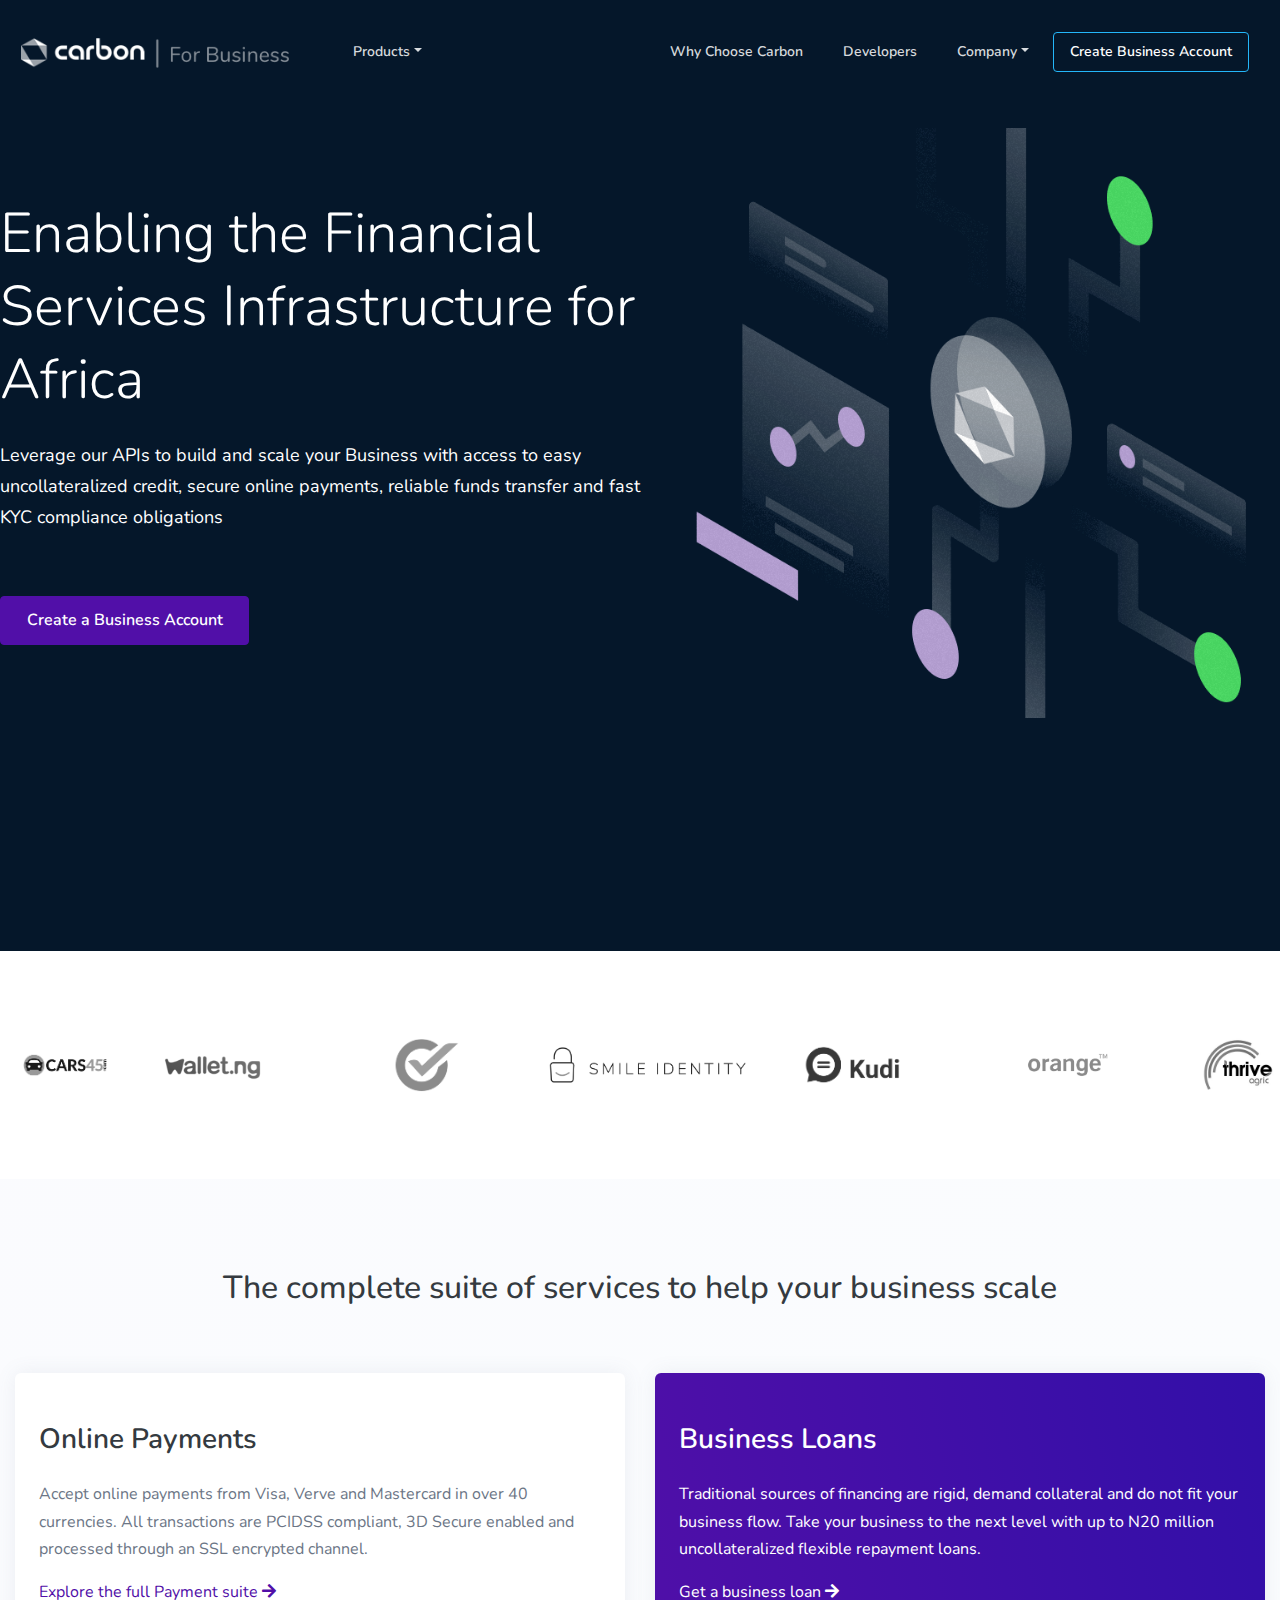
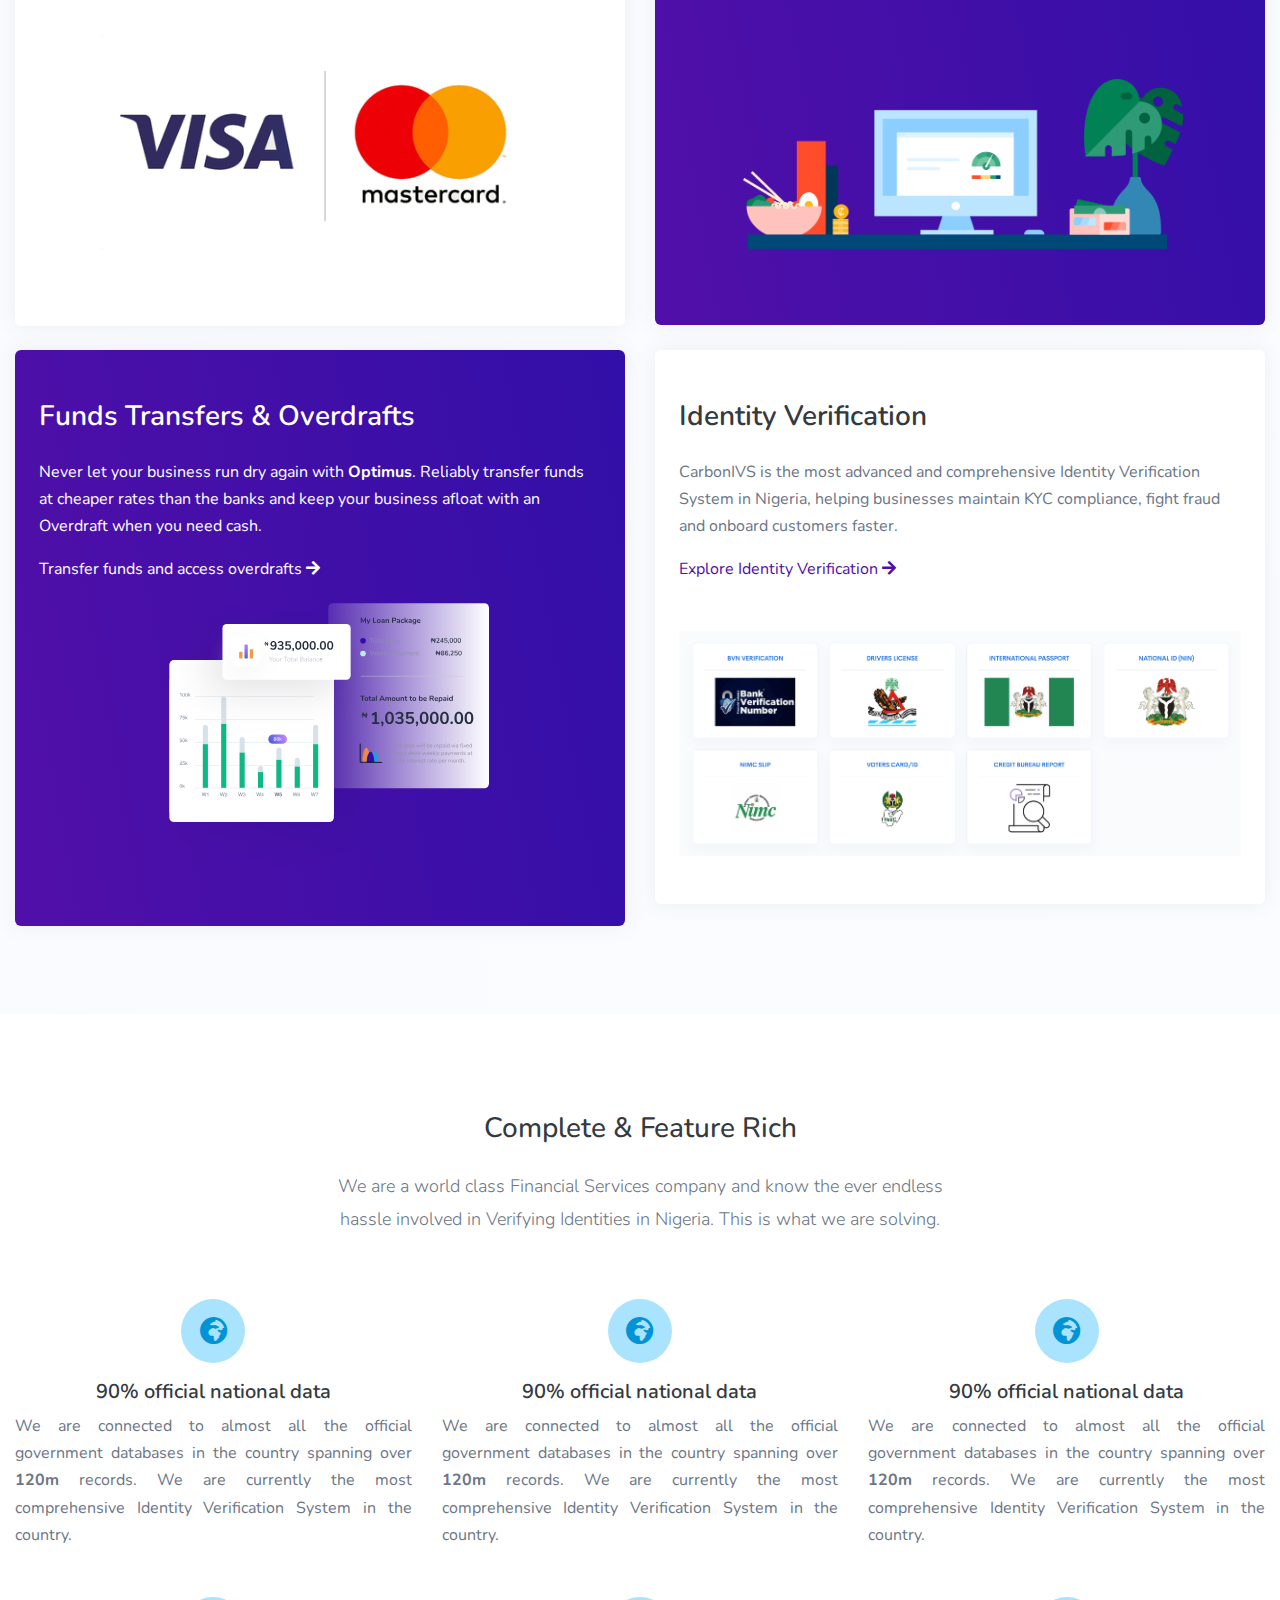
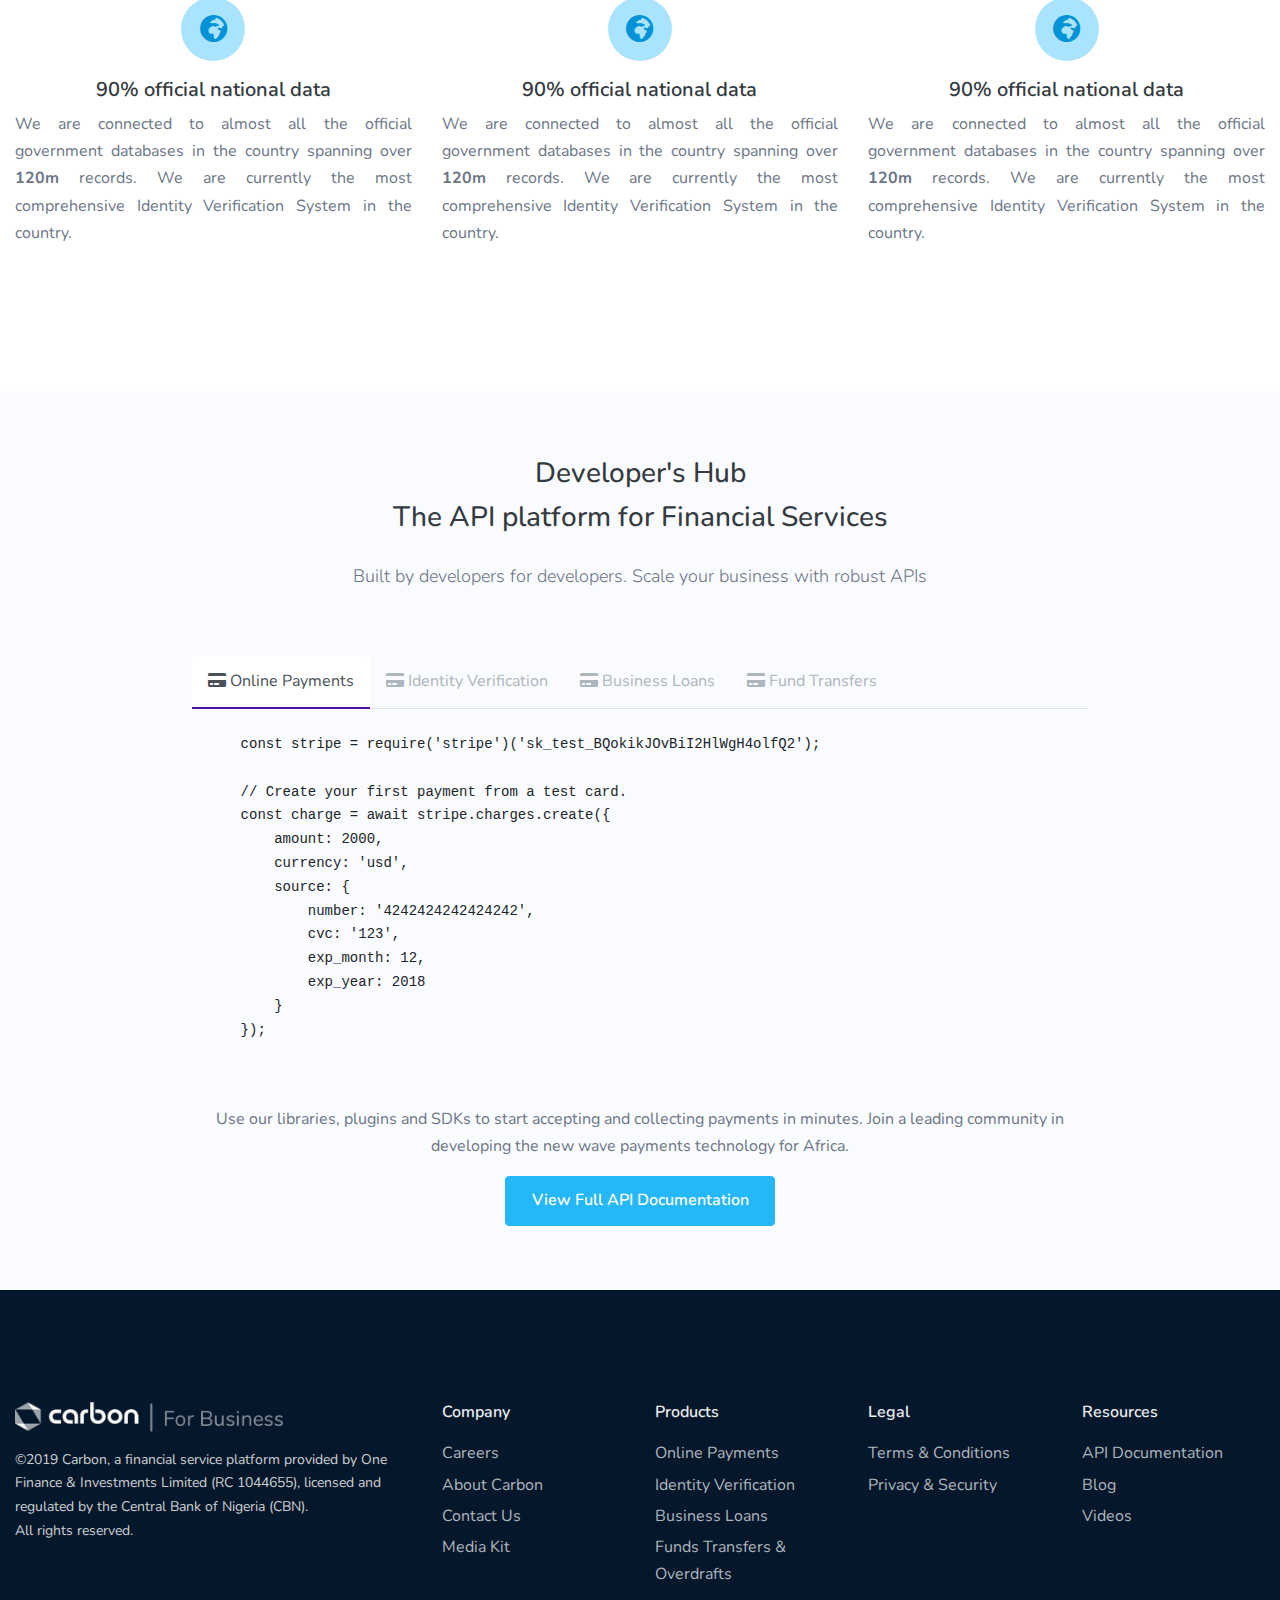
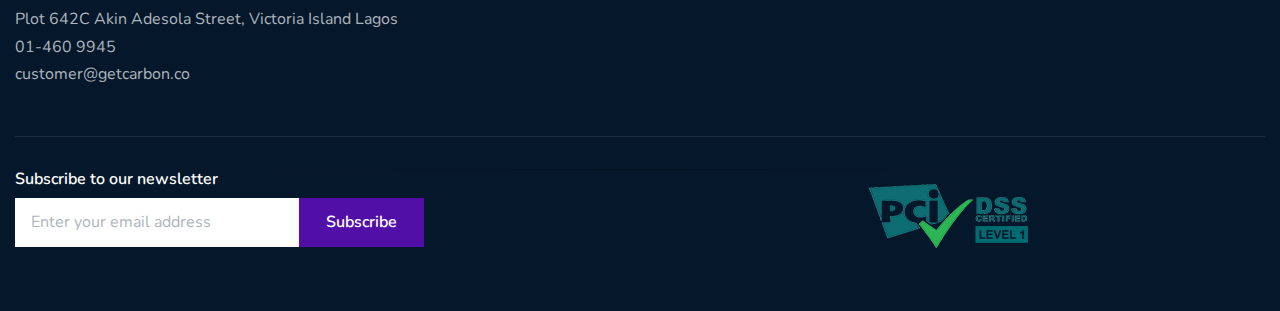
<file: index.html>
<!DOCTYPE html>
<html lang="en">
<head>

    <meta charset="utf-8">
    <meta name="viewport" content="width=device-width, initial-scale=1, shrink-to-fit=no">
    <meta name="description" content="Carbon Business platform provides the financial services infrastructure to enable businesses and startups operate at scale ">
    <meta name="author" content="Carbon">

    <title>Carbon Business | Financial Services Infrastructure for Africa</title>

    <link rel="icon" href="https://getcarbon.co/wp-content/uploads/2019/03/cropped-fav-32x32.png" sizes="32x32" />
    <link rel="icon" href="https://getcarbon.co/wp-content/uploads/2019/03/cropped-fav-192x192.png" sizes="192x192" />
    <link rel="apple-touch-icon-precomposed" href="https://getcarbon.co/wp-content/uploads/2019/03/cropped-fav-180x180.png" />
    <link rel="stylesheet" href="./vendor/fortawesome/css/all.min.css">
    <link rel="stylesheet" href="./css/theme.min.css">
    <link rel="stylesheet" href="./css/carbon.css">
    <style>
        @media screen and (max-width: 768px) {
            .hidden-xs {
                display: none;
            }
        }
        @media screen and (min-width: 769px) {
            .visible-xs {
                display: none;
            }
        }
    </style>

</head>

<body>

    <header class="header-transparent" id="header-main">
      <nav class="navbar navbar-main navbar-expand-lg navbar-transparent navbar-dark bg-dark " id="navbar-main">
          <div class="container mt-3">
              <a class="navbar-brand mr-lg-5" href="/">
                  <img alt="logo" src="./img/logo.png" style="height: 30px;">
              </a>

              <button class="navbar-toggler" type="button" data-toggle="collapse" data-target="#navbar-main-collapse" aria-controls="navbar-main-collapse" aria-expanded="false" aria-label="Toggle navigation">
                  <span class="navbar-toggler-icon"></span>
              </button>

              <div class="collapse navbar-collapse" id="navbar-main-collapse">
                  <ul class="navbar-nav align-items-lg-center mr-lg-auto">
                        <li class="nav-item dropdown dropdown-animate" data-toggle="hover">
                            <a class="nav-link dropdown-toggle" href="#" role="button" data-toggle="dropdown" aria-haspopup="true" aria-expanded="false">Products</a>
                            <div class="dropdown-menu dropdown-menu-right dropdown-menu-lg dropdown-menu-arrow p-0">
                                <ul class="list-group list-group-flush list-unstyled">

                                    <li>
                                        <a href="developers.html" class="list-group-item list-group-item-action" role="button">
                                            <div class="media d-flex align-items-left">
                                                <img src="./img/icons/id-card.png" style="width: 50px;">
                                                <div class="media-body ml-3">
                                                    <h6 class="mb-1">Identity Verification</h6>
                                                    <p class="mb-0">Maintain your KYC compliance, fight fraud and onboard customers faster with CarbonIVS</p>
                                                </div>
                                            </div>
                                        </a>
                                    </li>

                                    <li>
                                        <a href="online-payment.html" class="list-group-item list-group-item-action" role="button">
                                            <div class="media d-flex align-items-left">
                                                <img src="./img/icons/visa.png" style="width: 50px;">
                                                <div class="media-body ml-3">
                                                    <h6 class="mb-1">Online Payments</h6>
                                                    <p class="mb-0">The smartest way to accept payments in over 40 currencies from VISA, Mastercard, Verve and American Express</p>
                                                </div>
                                            </div>
                                        </a>
                                    </li>

                                    <li>
                                        <a href="business-loan.html" class="list-group-item list-group-item-action" role="button">
                                            <div class="media d-flex align-items-left">
                                                <img src="./img/icons/carbon-grayscale.png" style="width: 50px;">
                                                <div class="media-body ml-3">
                                                    <h6 class="mb-1">Business Loans</h6>
                                                    <p class="mb-0">Get up to Twenty Million Naira (₦20,000,000) to expand your business quickly without any collateral</p>
                                                </div>
                                            </div>
                                        </a>
                                    </li>
                                    
                                    <li>
                                        <a href="developers.html" class="list-group-item list-group-item-action" role="button">
                                            <div class="media d-flex align-items-left">
                                                <img src="./img/icons/fund.svg" style="width: 50px;">
                                                <div class="media-body ml-3">
                                                    <h6 class="mb-1">Funds Transfer & Overdrafts</h6>
                                                    <p class="mb-0">Transfer money to any Bank Account and get access to overdraft when your money depletes. No collateral required.  </p>
                                                </div>
                                            </div>
                                        </a>
                                    </li>

                                </ul>
                            </div>
                        </li>
    
                  </ul>

                  <ul class="navbar-nav align-items-lg-center ml-lg-auto">
                        <li class="nav-item dropdown dropdown-animate" data-toggle="hover">
                            <a class="nav-link" href="#" role="button" data-toggle="dropdown" aria-haspopup="true" aria-expanded="false">Why Choose Carbon</a>
                            <div class="dropdown-menu dropdown-menu-left dropdown-menu-lg dropdown-menu-arrow p-0">
                                <ul class="list-group list-group-flush list-unstyled">
                                    <li>
                                        <a href="" class="list-group-item list-group-item-action" role="button">
                                            <div class="media d-flex align-items-center">
                                                <div class="media-body ml-3">
                                                    <h6 class="mb-1">For FinTechs</h6>
                                                    <p class="mb-0">Build financial services solution on the Carbon infrastructure and go to market faster</p>
                                                </div>
                                            </div>
                                        </a>
                                    </li>

                                    <li>
                                        <a href="" class="list-group-item list-group-item-action" role="button">
                                            <div class="media d-flex align-items-center">
                                                <div class="media-body ml-3">
                                                    <h6 class="mb-1">For Governments</h6>
                                                    <p class="mb-0">Deploy a Nation Wide programmes for financial inclusion and credit penetration </p>
                                                </div>
                                            </div>
                                        </a>
                                    </li>

                                    <li>
                                        <a href="" class="list-group-item list-group-item-action" role="button">
                                            <div class="media d-flex align-items-center">
                                                <div class="media-body ml-3">
                                                    <h6 class="mb-1">For Corporates</h6>
                                                    <p class="mb-0">Enhance business delivery and grow exponentially with scalable tools and access to credit</p>
                                                </div>
                                            </div>
                                        </a>
                                    </li>

                                    <li>
                                        <a href="" class="list-group-item list-group-item-action" role="button">
                                            <div class="media d-flex align-items-center">
                                                <div class="media-body ml-3">
                                                    <h6 class="mb-1">Build for developers by developers</h6>
                                                    <p class="mb-0">We love developers who solve complex problems. Build something awesome using our APIs</p>
                                                </div>
                                            </div>
                                        </a>
                                    </li>
                                </ul>
                            </div>
                        </li>
                      
                        <li class="nav-item"> <a class="nav-link" href="#" role="button">Developers</a></li>

                        <li class="nav-item dropdown dropdown-animate" data-toggle="hover">
                            <a class="nav-link dropdown-toggle" href="#" role="button" data-toggle="dropdown" aria-haspopup="true" aria-expanded="false">Company</a>
                            <div class="dropdown-menu dropdown-menu-small dropdown-menu-arrow py-0">
                                <div class="list-group">
                                    <a class="list-group-item list-group-item-action" href="#"><h6 class="mb-1">About Carbon</h6></a>
                                    <a class="list-group-item list-group-item-action" href="#"><h6 class="mb-1">Contact us</h6></a>
                                    <a class="list-group-item list-group-item-action" href="#" target="_blank" role="button"><h6 class="mb-1">Careers</h6></a>
                                    <a class="list-group-item list-group-item-action" href="#"><h6 class="mb-1">Blog</h6></a>
                                </div>
                            </div>
                        </li>

                        <li class="nav-item mr-0">
                            <a href="/login" class="nav-link d-lg-none">Create Business Account</a>
                            <a href="/login" class="btn btn-sm btn-outline-info btn-icon d-none d-lg-inline-flex">
                                <span class="btn-inner--text text-white">Create Business Account</span>
                            </a>
                        </li>
                  </ul>

              </div>

          </div>
      </nav>
    </header>

    <main>

        <!-- HERO SECTION -->
  
        <section class="section-rotate">

            <div class="section-inner bg-section-dark" ></div>
            <div class="position-absolute  right-0 col-lg-6 col-xl-6 d-none d-lg-block">
                <img alt="" src="./img/landing-copy-new.png" class="img-fluid img-responsive">
            </div>
  
            <div class="container pt-lg pb-xl-md position-relative zindex-100">
                <div class="row">
                    <div class="col-lg-6 text-center text-lg-left">
  
                        <div class="row">
                            <h2 class="text-white my-4">
                                <span class="display-4 font-weight-light">Enabling the Financial Services Infrastructure for Africa</span>
                            </h2>
                            
                            <p class="lead text-white"><strong>Leverage our APIs to build and scale your Business with access to easy uncollateralized credit, secure online payments, reliable funds transfer and fast KYC compliance obligations</strong></p>
                              
                            <div class="mt-5 createabusiness">
                                <a href="#" class="btn btn-primary btn-translate--hover btn-icon mr-sm-4">
                                    <span class="btn-inner--text">Create a Business Account</span>
                                </a>
                                
                            </div>
                        </div>

                    </div>
                </div>
            </div>

        </section>

        <!-- PARTNERS SECTION -->

        <section id="sct_page_examples" class="slice">
            <div class="container">
                <div class="row align-items-center text-center">
                    <div class="col-lg-1 col-4">
                        <div data-toggle="hidden"><img src="./img/partners/Cars.png" class="partner-img"></div>
                    </div>
                    <div class="col-lg-2 col-4">
                        <div data-toggle="hidden"><img alt="" src="./img/partners/Wallet.png" class="partner-img" ></div>
                    </div>

                    <div class="col-lg-2 col-4">
                        <div data-toggle="hidden"><img alt="" src="./img/partners/youverify.png" class="partner-img"></div>
                    </div>
                    
                    <div class="col-lg-2 col-6">
                        <div data-toggle="hidden"><img alt="" src="./img/partners/smile-logo.png" class="partner-img" style="width: 200px;"></div>
                    </div>
      
                    <div class="col-lg-2 col-6">
                        <div data-toggle="hidden"><img alt="" src="./img/partners/Kudi.png" class="partner-img"></div>
                    </div>

                    <div class="col-lg-2 col-4">
                        <div data-toggle="hidden"><img alt="" src="./img/partners/orange-logo.jpg" class="partner-img"></div>
                    </div>

                    <div class="col-lg-1 col-4">
                        <div data-toggle="hidden"><img alt="" src="./img/partners/thrive-logo.jpg" class="partner-img"></div>
                    </div>
    
                </div>
                
            </div>
        </section>

        <!-- PRODUCTS SECTION -->
  
        <section class="slice bg-gradient-secondary overflow-hidden">
            <div class="container position-relative zindex-100">
                <div class="mb-md text-center">
                    <h2 class="mt-4">The complete suite of services to help your business scale</h2>
                    <div class="fluid-paragraph text-center mt-4">
                        <p class="lead lh-180"></p>
                    </div>
                </div>
                <div class="row">
                    <div class="col-lg-6">
                        <div class="card shadow border-0 mb-4">
                            <div class="card-body py-5">
                                <h3 class="font-weight-bold">Online Payments</h3>
                                <p class="mt-4">Accept online payments from Visa, Verve and Mastercard in over 40 currencies. All transactions are PCIDSS compliant, 3D Secure enabled and processed through an SSL encrypted channel.</p>
                                <a href="">Explore the full Payment suite <i class="fa fa-arrow-right"></i></a>
                                <br/>
                                <div class="text-center"><img src="./img/cardpayment.png" style="width: 80%"  /> </div>
                            </div>
                        </div>
                    </div>
                    <div class="col-lg-6">
                        <div class="card shadow border-0 mb-4 bg-gradient-primary">
                            <div class="card-body text-white py-5">
                                <h3 class="font-weight-bold text-white">Business Loans</h3>
                                <p class="mt-4">Traditional sources of financing are rigid, demand collateral and do not fit your business flow. Take your business to the next level with up to N20 million uncollateralized flexible repayment loans. </p>
                                <a href="" class="text-white">Get a business loan <i class="fa fa-arrow-right"></i></a>
                                <br/>
                                <img src="./img/business-documents.png" class="mt-5" style="width: 100%" />
                            </div>
                        </div>
                    </div>
                </div>
            
                <div class="row">

                    <div class="col-lg-6">
                        <div class="card shadow border-0 mb-4 bg-gradient-primary">
                            <div class="card-body text-white py-5">
                                <h3 class="font-weight-bold text-white">Funds Transfers & Overdrafts</h3>
                                <p class="mt-4">Never let your business run dry again with <strong>Optimus</strong>. Reliably transfer funds at cheaper rates than the banks and keep your business afloat with an Overdraft when you need cash. </p>
                                <a href="" class="text-white">Transfer funds and access overdrafts <i class="fa fa-arrow-right"></i></a>
                                <br/>
                                <div class="text-center mt-3"><img src="./img/businessloan.svg" style="width: 60%" /></div>

                            </div>
                        </div>
                    </div>
                    <div class="col-lg-6">
                        <div class="card shadow border-0 mb-4">
                            <div class="card-body py-5">
                                <h3 class="font-weight-bold">Identity Verification</h3>
                                <p class="mt-4">CarbonIVS is the most advanced and comprehensive Identity Verification System in Nigeria, helping businesses maintain KYC compliance, fight fraud and onboard customers faster.</p>
                                <a href="" class="">Explore Identity Verification <i class="fa fa-arrow-right"></i></a>
                                <br/>
                                <img src="./img/carbonivs-dash.png" class="mt-5" style="width: 100%"  />
                            </div>
                        </div>
                    </div>
                </div>
            </div>
        </section>
  
        <!-- FEATURES SECTION -->
  
        <section class="slice slice-lg" id="sct_features">
            
            <div class="container">
                <div class="mb-md text-center">
                    <h3 class="h3">Complete & Feature Rich </h3>
                    <div class="fluid-paragraph text-center mt-4">
                        <p class="lead lh-180">
                            We are a world class Financial Services company and know the ever endless hassle involved in Verifying 
                            Identities in Nigeria. This is what we are solving.
                        </p>
                    </div>
                </div>
                <div class="row">
                    <div class="col-lg-4 mb-5">
                        <div class="text-center">
                            <div class="icon-text">
                                <div class="icon icon-lg icon-shape icon-teal rounded-circle"><i class="fas fa-globe-africa"></i></div>
                                <h5 class="mt-3">90% official national data </h5>
                                <p class="mb-0 text-justify">
                                    We are connected to almost all the official government databases in the country spanning 
                                    over <strong>120m</strong> records. 
                                    We are currently the most comprehensive Identity Verification System in the country.
                                </p>
                            </div>
                        </div>
                    </div>
                    <div class="col-lg-4 mb-5">
                        <div class="text-center">
                            <div class="icon-text">
                                <div class="icon icon-lg icon-shape icon-teal rounded-circle"><i class="fas fa-globe-africa"></i></div>
                                <h5 class="mt-3">90% official national data </h5>
                                <p class="mb-0 text-justify">
                                    We are connected to almost all the official government databases in the country spanning 
                                    over <strong>120m</strong> records. 
                                    We are currently the most comprehensive Identity Verification System in the country.
                                </p>
                            </div>
                        </div>
                    </div>
                    <div class="col-lg-4 mb-5">
                        <div class="text-center">
                            <div class="icon-text">
                                <div class="icon icon-lg icon-shape icon-teal rounded-circle"><i class="fas fa-globe-africa"></i></div>
                                <h5 class="mt-3">90% official national data </h5>
                                <p class="mb-0 text-justify">
                                    We are connected to almost all the official government databases in the country spanning 
                                    over <strong>120m</strong> records. 
                                    We are currently the most comprehensive Identity Verification System in the country.
                                </p>
                            </div>
                        </div>
                    </div>
                </div>
                <div class="row">
                    <div class="col-lg-4 mb-5">
                        <div class="text-center">
                            <div class="icon-text">
                                <div class="icon icon-lg icon-shape icon-teal rounded-circle"><i class="fas fa-globe-africa"></i></div>
                                <h5 class="mt-3">90% official national data </h5>
                                <p class="mb-0 text-justify">
                                    We are connected to almost all the official government databases in the country spanning 
                                    over <strong>120m</strong> records. 
                                    We are currently the most comprehensive Identity Verification System in the country.
                                </p>
                            </div>
                        </div>
                    </div>

                    <div class="col-lg-4 mb-5">
                        <div class="text-center">
                            <div class="icon-text">
                                <div class="icon icon-lg icon-shape icon-teal rounded-circle"><i class="fas fa-globe-africa"></i></div>
                                <h5 class="mt-3">90% official national data </h5>
                                <p class="mb-0 text-justify">
                                    We are connected to almost all the official government databases in the country spanning 
                                    over <strong>120m</strong> records. 
                                    We are currently the most comprehensive Identity Verification System in the country.
                                </p>
                            </div>
                        </div>
                    </div>

                    <div class="col-lg-4 mb-5">
                        <div class="text-center">
                            <div class="icon-text">
                                <div class="icon icon-lg icon-shape icon-teal rounded-circle"><i class="fas fa-globe-africa"></i></div>
                                <h5 class="mt-3">90% official national data </h5>
                                <p class="mb-0 text-justify">
                                    We are connected to almost all the official government databases in the country spanning 
                                    over <strong>120m</strong> records. 
                                    We are currently the most comprehensive Identity Verification System in the country.
                                </p>
                            </div>
                        </div>
                    </div>
                </div>
            </div>
        </section>
  
        <!-- DEVELOPERS SECTIONS -->
  
        <section class="slice bg-secondary">
            <div class="container">
                <div class="mb-md text-center">
                    <h3 class="h3">Developer's Hub</h3>
                    <h3 class="h3">The API platform for Financial Services</h3>
                    <div class="fluid-paragraph text-center mt-4">
                        <p class="lead lh-180">Built by developers for developers. Scale your business with robust APIs</p>
                    </div>
                </div>
  
                <div class="row">
                    
                        <div style="width: 70%; margin: auto;">
                                <ul class="nav nav-tabs hidden-xs">
                                    <li class="nav-item">
                                        <a class="nav-link active" data-toggle="tab" href="#home">
                                            <i class="fa fa-credit-card"></i> Online Payments
                                        </a>
                                    </li>
                                    <li class="nav-item">
                                        <a class="nav-link" data-toggle="tab" href="#menu1">
                                            <i class="fa fa-credit-card"></i> Identity Verification
                                        </a>
                                    </li>
                                    <li class="nav-item">
                                        <a class="nav-link" data-toggle="tab" href="#menu2">
                                            <i class="fa fa-credit-card"></i> Business Loans
                                        </a>
                                    </li>
                                    <li class="nav-item">
                                        <a class="nav-link" data-toggle="tab" href="#menu3">
                                            <i class="fa fa-credit-card"></i> Fund Transfers
                                        </a>
                                    </li>
                                </ul>
                                <select class="mb10 form-control visible-xs" id="tab_selector">
                                    <option value="0">Online Payments</option>
                                    <option value="1">Identity Verification</option>
                                    <option value="2">Business Loans</option>
                                    <option value="3">Fund Transfers</option>
                                </select>
    
                                <!-- Tab panes -->
                                <div class="tab-content">
                                    <div class="tab-pane container active" id="home">
                                        <div>
    <pre><code>
    <span class="constant">const</span> stripe = <span class="require">require</span><span class="stripe">('stripe')('sk_test_BQokikJOvBiI2HlWgH4olfQ2');</span>
    
    <span class="comment">// Create your first payment from a test card.</span>
    <span class="constant">const</span> charge = <span class="constant">await</span> stripe.charges.<span class="constant">create</span>({
        amount: <span class="amount">2000</span>,
        currency: <span class="stripe">'usd'</span>,
        source: {
            number: <span class="stripe">'4242424242424242'</span>,
            cvc: <span class="stripe">'123'</span>,
            exp_month: <span class="amount">12</span>,
            exp_year: <span class="amount">2018</span>
        }
    });
    </code>
    </pre>
                                        </div>
                                    </div>
                                    <div class="tab-pane container fade" id="menu1">
                                        <div>
    <pre><code>
    <span class="constant">const</span> stripe = <span class="require">require</span><span class="stripe">('stripe')('sk_test_BQokikJOvBiI2HlWgH4olfQ2');</span>
    
    <span class="comment">// Create your first payment from a test card.</span>
    <span class="constant">const</span> charge = <span class="constant">await</span> stripe.charges.<span class="constant">create</span>({
        amount: <span class="amount">2000</span>,
        currency: <span class="stripe">'usd'</span>,
        source: {
            number: <span class="stripe">'4242424242424242'</span>,
            cvc: <span class="stripe">'123'</span>,
            exp_month: <span class="amount">12</span>,
            exp_year: <span class="amount">2018</span>
        }
    });
    </code>
    </pre>
                                        </div>
                                    </div>
                                    <div class="tab-pane container fade" id="menu2">
                                        <div>
    <pre><code>
    <span class="constant">const</span> stripe = <span class="require">require</span><span class="stripe">('stripe')('sk_test_BQokikJOvBiI2HlWgH4olfQ2');</span>
    
    <span class="comment">// Create your first payment from a test card.</span>
    <span class="constant">const</span> charge = <span class="constant">await</span> stripe.charges.<span class="constant">create</span>({
        amount: <span class="amount">2000</span>,
        currency: <span class="stripe">'usd'</span>,
        source: {
            number: <span class="stripe">'4242424242424242'</span>,
            cvc: <span class="stripe">'123'</span>,
            exp_month: <span class="amount">12</span>,
            exp_year: <span class="amount">2018</span>
        }
    });
    </code>
    </pre>
                                        </div>
                                    </div>
                                    <div class="tab-pane container fade" id="menu2">
                                        <div>
    <pre><code>
    <span class="constant">const</span> stripe = <span class="require">require</span><span class="stripe">('stripe')('sk_test_BQokikJOvBiI2HlWgH4olfQ2');</span>
    
    <span class="comment">// Create your first payment from a test card.</span>
    <span class="constant">const</span> charge = <span class="constant">await</span> stripe.charges.<span class="constant">create</span>({
        amount: <span class="amount">2000</span>,
        currency: <span class="stripe">'usd'</span>,
        source: {
            number: <span class="stripe">'4242424242424242'</span>,
            cvc: <span class="stripe">'123'</span>,
            exp_month: <span class="amount">12</span>,
            exp_year: <span class="amount">2018</span>
        }
    });
    </code>
    </pre>
                                        </div>
                                    </div>
                                </div>
                                <div class="text-center">
                                    <p>Use our libraries, plugins and SDKs to start accepting and collecting payments in minutes. Join a leading community in developing the new wave payments technology for Africa.</p>
                                    <a href="" class="btn btn-info btn-subscribe">View Full API Documentation</a>
                                </div>
                            </div>
                </div>
  
            </div>
        </section>
  
        <!-- CALL TO ACTION -->
        
        <!-- <section class="slice bg-gradient-primary" id="sct_call_to_action">
            <div class="container text-center">
                <div class="row">
                    <div class="col-12">
                        <h1 class="text-white strong-600">Why CarbonIVS?</h1>
                        <div class="row justify-content-center mt-4">
                            <div class="col-lg-8">
                                <p class="lead text-white">
                                    
                                    <strong>CarbonIVS</strong> was created to specifically help businesses comply with Anti-Money Laundering and KYC obligations. 
                                    We help businesses with risk mitigation, fraud prevention, compliance and more. Looking for a complete Identity Verification Service? You're at the right place.
                                </p>
                                <div class="btn-container mt-5">
                                    <a href="/enterprise/signup" class="btn btn-white btn-translate--hover px-4 mr-lg-4"><i class="far fa-desktop"></i> Onboard your business now</a>
                                </div>
                            </div>
                        </div>
                    </div>
                </div>
            </div>
        </section>  -->
   
        <!-- TESTIMONIALS -->


  
    </main>


    <footer class="footer footer-dark bg-section-dark ">
        <div class="container">
            <div class="row pt-md">
                <div class="col-lg-4 col-12 mb-5 mb-lg-0">
                    <a href="/"><img src="./img/logo.png" alt="logo" style="height: 30px;"></a>
                    <p class="text-sm mt-3">
                        &copy;2019 Carbon, a financial service platform provided by One Finance & Investments Limited (RC 1044655), licensed and regulated by the Central Bank of Nigeria (CBN).
                        <br>All rights reserved.
                    </p>
                </div>

                <div class="col-lg-2 col-6 ml-lg-auto mb-5 mb-lg-0">
                    <h6 class="heading mb-3">Company</h6>
                    <ul class="list-unstyled">
                        <li><a href="#">Careers</a></li>
                        <li><a href="#">About Carbon</a></li>
                        <li><a href="#">Contact Us</a></li>
                        <li><a href="#">Media Kit</a></li>
                    </ul>
                </div>

                <div class="col-lg-2 col-6 ml-lg-auto mb-5 mb-lg-0">
                    <h6 class="heading mb-3">Products</h6>
                    <ul class="list-unstyled">
                        <li><a href="online-payment.html">Online Payments</a></li>
                        <li><a href="developers.html">Identity Verification</a></li>
                        <li><a href="business-loans.html">Business Loans</a></li>
                        <li><a href="#">Funds Transfers & Overdrafts</a></li>
                    </ul>
                </div>

                <div class="col-lg-2 col-6 ml-lg-auto mb-5 mb-lg-0">
                    <h6 class="heading mb-3">Legal</h6>
                    <ul class="list-unstyled">
                        <li><a href="/terms-and-conditions">Terms & Conditions</a></li>
                        <li><a href="https://getcarbon.co/privacy-policy/">Privacy & Security</a></li>
                    </ul>
                </div>
              
                <div class="col-lg-2 col-6 mb-5 mb-lg-0">
                    <h6 class="heading mb-3">Resources</h6>
                    <ul class="list-unstyled">
                        <li><a href="#">API Documentation</a></li>
                        <li><a href="#">Blog</a></li>
                        <li><a href="#">Videos</a></li>
                    </ul>
                </div>
            </div>

            <div class="row align-items-center">
                <p>
                    <address>
                        Plot 642C Akin Adesola Street, Victoria Island Lagos<br/>
                        01-460 9945<br/>
                        customer@getcarbon.co
                    </address>
                </p>
            </div>

            <hr/>

            <div class="row align-items-center justify-content-md-between delimiter-top">
                <div class="col-md-4 col-12 mb-5">
                    <h6 class="text-white">Subscribe to our newsletter</h6>
                    <form>
                        <div class="form-group bg-white">
                            <div class="row">
                                <div class="col-sm-8">
                                    <div class="input-group input-group-merge shadow-none">
                                        <input type="text" class="form-control px-3 form-control-flush shadow-none" placeholder="Enter your email address">
                                    </div>
                                </div>
                                <div class="col-sm-4"><button type="button" class="btn btn-block btn-primary no-radius">Subscribe</button></div>
                            </div>
                        </div>
                    </form>
                </div>
                <div class="col-md-4 col-12 mb-5">
                    <img src="./img/pci.png" />
                </div>
            </div>
        </div>
    </footer>
  
    <script src="./vendor/jquery/jquery.min.js"></script>
    <script src="./vendor/bootstrap/bootstrap.bundle.min.js"></script>
    <script src="./js/theme.min.js"></script>
  
</body>

</html>
</file>
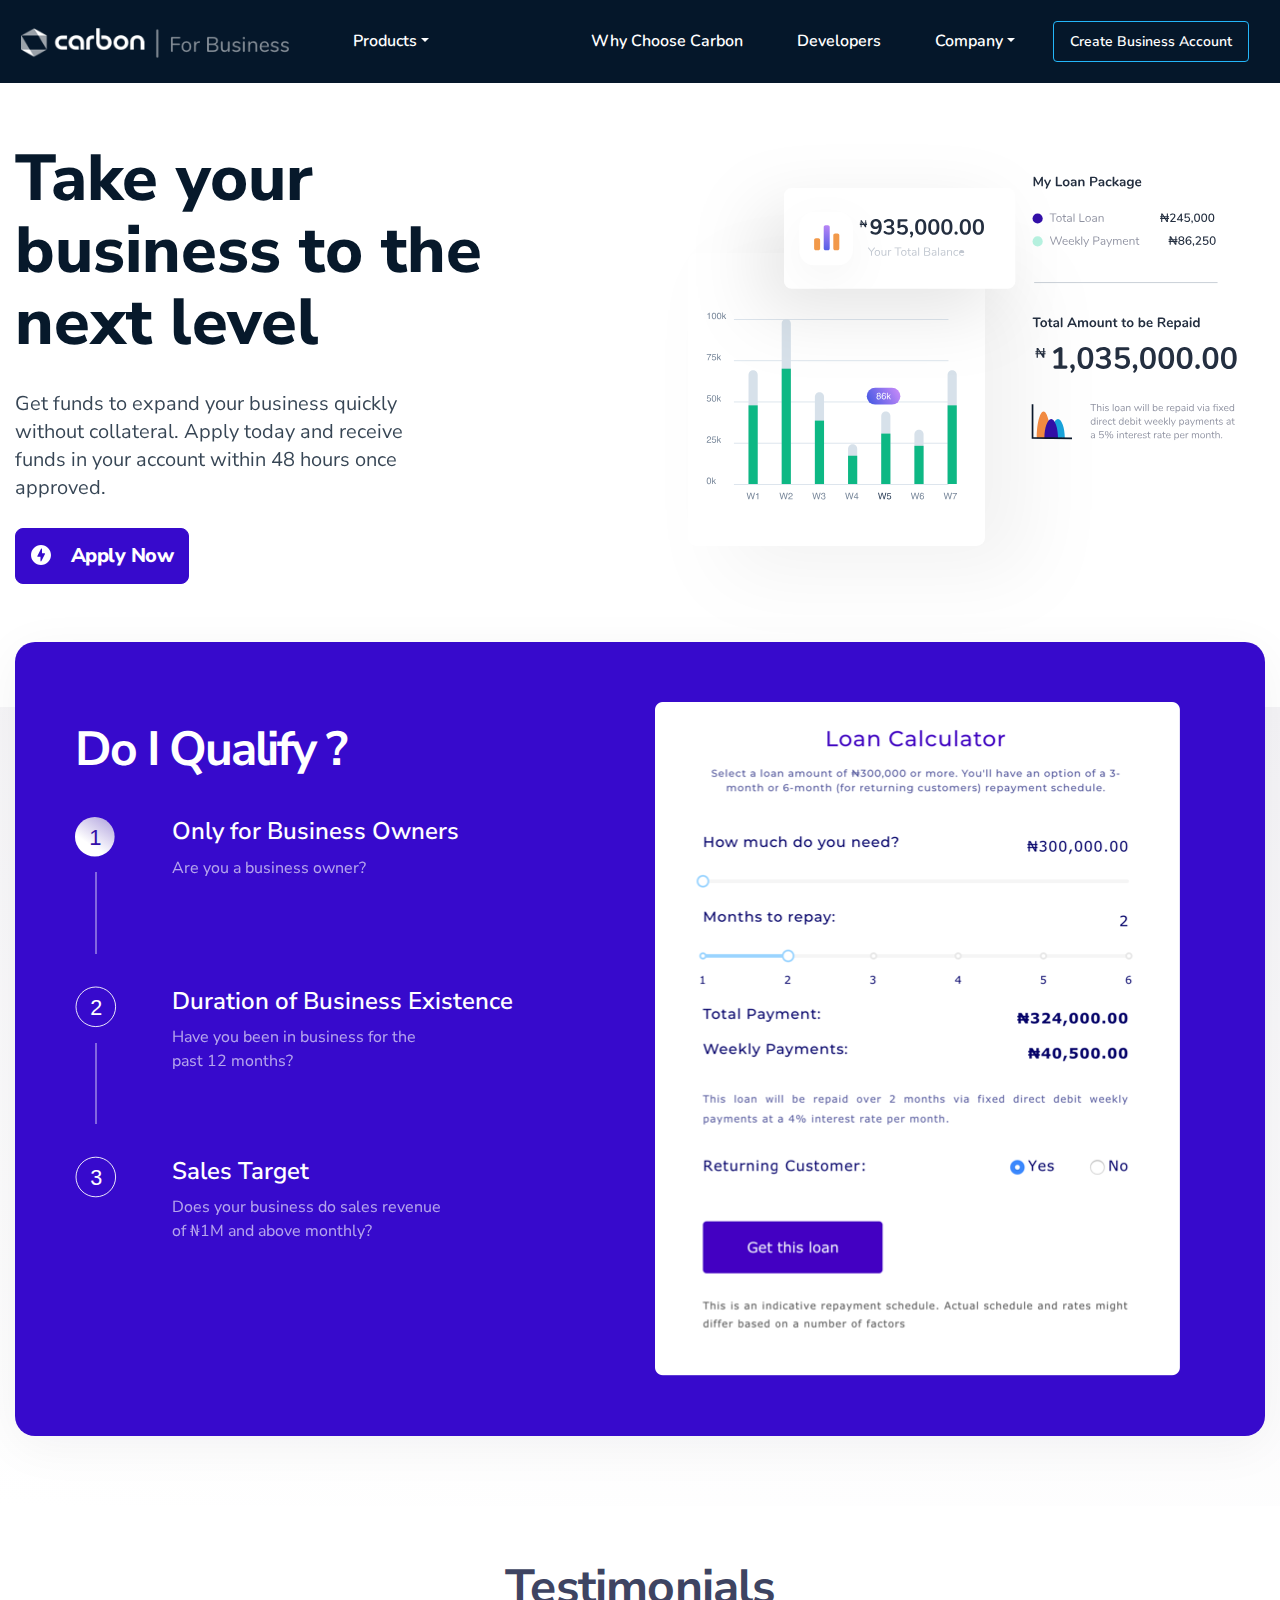
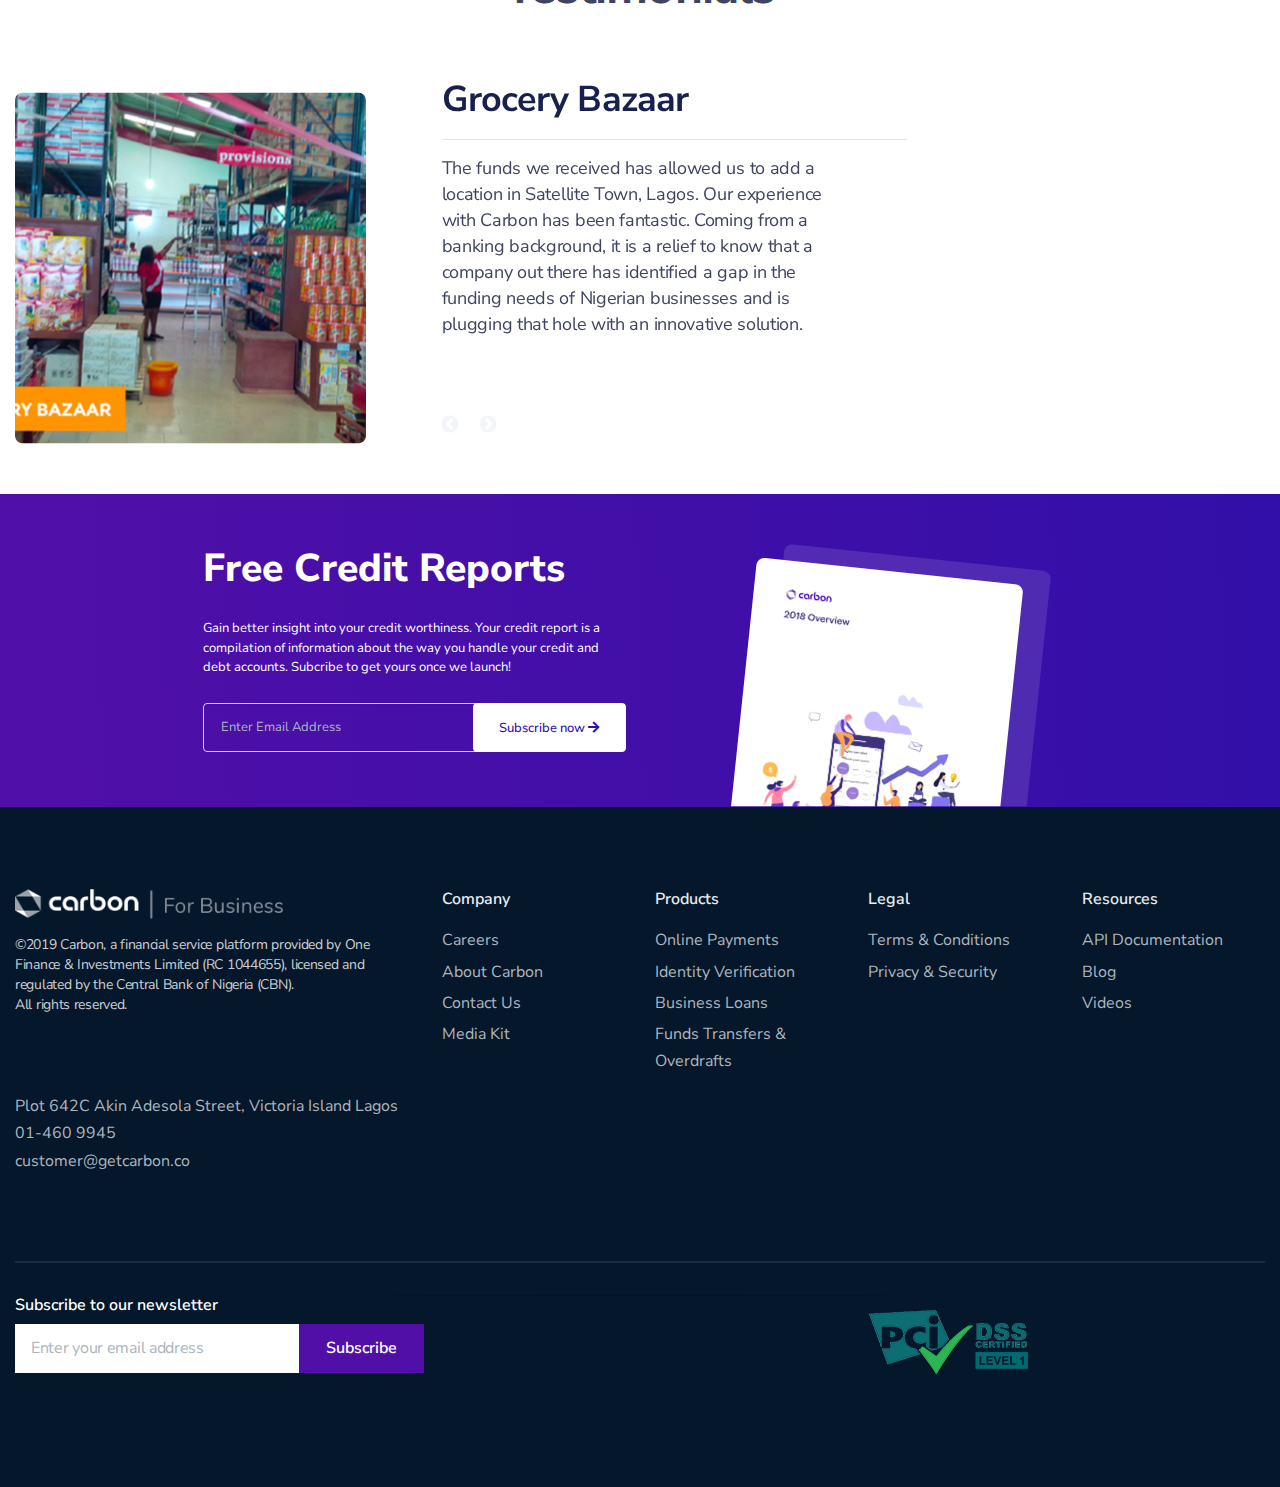
<file: business-loan.html>
<!DOCTYPE html>
<html>
<head lang="en">
	<meta charset="utf-8">
    <meta name="viewport" content="width=device-width, initial-scale=1, shrink-to-fit=no">
    <meta name="description" content="Carbon Business platform provides the financial services infrastructure to enable businesses and startups operate at scale ">
    <meta name="author" content="Carbon">

    <title>Carbon Business | Financial Services Infrastructure for Africa</title>

    <link rel="icon" href="https://getcarbon.co/wp-content/uploads/2019/03/cropped-fav-32x32.png" sizes="32x32" />
    <link rel="icon" href="https://getcarbon.co/wp-content/uploads/2019/03/cropped-fav-192x192.png" sizes="192x192" />
    <link rel="apple-touch-icon-precomposed" href="https://getcarbon.co/wp-content/uploads/2019/03/cropped-fav-180x180.png" />
    <link rel="stylesheet" href="./vendor/fortawesome/css/all.min.css">
    <link rel="stylesheet" href="./css/theme.min.css">
    <link rel="stylesheet" href="./css/carbon.css">


    <!-- <link href="css/bootstrap.min.css" rel="stylesheet" /> -->
    <link href="css/style.css" rel="stylesheet">
    <link href="css/smallerscreen.css" rel="stylesheet">
    <link href="css/animate.min.css" rel="stylesheet">
    <link href="css/hover-min.css" rel="stylesheet">
    <link href="https://fonts.googleapis.com/css?family=Nunito+Sans&display=swap" rel="stylesheet">
    <link rel="stylesheet" type="text/css" href="vendor/slick/slick.css"/>
    <link rel="stylesheet" type="text/css" href="vendor/slick/slick-theme.css"/>
    <style>
        .header-transparent .navbar:not(.sticky):not(.navbar-collapsed) {
            background-color: #05172a!important;
        }
        .header-transparent {
            position: static;
        }
        .accept-wrapper {
            background: #fff;
            background-size: cover;
            background-repeat: no-repeat;
        }
        .recharge-wrapper {
            background-color: #370acc;
            margin: -60px 0 60px 0;
        }
        .recharge-wrapper h3 {
            color: #fff;
        }
        .accept-wrapper h1 {
            width: 95%;
            color: #07192b;
        }
        .accept-wrapper p {
            color: #05172a;
        }
        .carousel-item h6 {
            font-size: 36px;
            font-weight: bold;
            letter-spacing: -0.9px;
            color: #18214d;
        }
        .btn.btn-info.btn-apply {
            background-color: #370acc;
            border-color: #370acc;
            color: #fff;
        }
        @media screen and (min-width: 1237px) {
            .recharge-wrapper {
                margin-top: -75px;
            }
        }
    </style>
</head>
<body> 
    <header class="header-transparent" id="header-main">
      <nav class="navbar navbar-main navbar-expand-lg navbar-transparent navbar-dark bg-dark " id="navbar-main">
          <div class="container">
              <a class="navbar-brand mr-lg-5" href="/">
                  <img alt="logo" src="./img/logo.png" style="height: 30px;">
              </a>

              <button class="navbar-toggler" type="button" data-toggle="collapse" data-target="#navbar-main-collapse" aria-controls="navbar-main-collapse" aria-expanded="false" aria-label="Toggle navigation">
                  <span class="navbar-toggler-icon"></span>
              </button>

              <div class="collapse navbar-collapse" id="navbar-main-collapse">
                  <ul class="navbar-nav align-items-lg-center mr-lg-auto">
                        <li class="nav-item dropdown dropdown-animate" data-toggle="hover">
                            <a class="nav-link dropdown-toggle" href="#" role="button" data-toggle="dropdown" aria-haspopup="true" aria-expanded="false">Products</a>
                            <div class="dropdown-menu dropdown-menu-right dropdown-menu-lg dropdown-menu-arrow p-0">
                                <ul class="list-group list-group-flush list-unstyled">

                                    <li>
                                        <a href="fund-transfer.html" class="list-group-item list-group-item-action" role="button">
                                            <div class="media d-flex align-items-left">
                                                <img src="./img/icons/id-card.png" style="width: 50px;">
                                                <div class="media-body ml-3">
                                                    <h6 class="mb-1">Identity Verification</h6>
                                                    <p class="mb-0">Maintain your KYC compliance, fight fraud and onboard customers faster with CarbonIVS</p>
                                                </div>
                                            </div>
                                        </a>
                                    </li>

                                    <li>
                                        <a href="online-payment.html" class="list-group-item list-group-item-action" role="button">
                                            <div class="media d-flex align-items-left">
                                                <img src="./img/icons/visa.png" style="width: 50px;">
                                                <div class="media-body ml-3">
                                                    <h6 class="mb-1">Online Payments</h6>
                                                    <p class="mb-0">The smartest way to accept payments in over 40 currencies from VISA, Mastercard, Verve and American Express</p>
                                                </div>
                                            </div>
                                        </a>
                                    </li>

                                    <li>
                                        <a href="business-loan.html" class="list-group-item list-group-item-action" role="button">
                                            <div class="media d-flex align-items-left">
                                                <img src="./img/icons/carbon-grayscale.png" style="width: 50px;">
                                                <div class="media-body ml-3">
                                                    <h6 class="mb-1">Business Loans</h6>
                                                    <p class="mb-0">Get up to Twenty Million Naira (₦20,000,000) to expand your business quickly without any collateral</p>
                                                </div>
                                            </div>
                                        </a>
                                    </li>
                                    
                                    <li>
                                        <a href="developers.html" class="list-group-item list-group-item-action" role="button">
                                            <div class="media d-flex align-items-left">
                                                <img src="./img/icons/fund.svg" style="width: 50px;">
                                                <div class="media-body ml-3">
                                                    <h6 class="mb-1">Funds Transfer & Overdrafts</h6>
                                                    <p class="mb-0">Transfer money to any Bank Account and get access to overdraft when your money depletes. No collateral required.  </p>
                                                </div>
                                            </div>
                                        </a>
                                    </li>

                                </ul>
                            </div>
                        </li>
    
                  </ul>

                  <ul class="navbar-nav align-items-lg-center ml-lg-auto">
                        <li class="nav-item dropdown dropdown-animate" data-toggle="hover">
                            <a class="nav-link" href="#" role="button" data-toggle="dropdown" aria-haspopup="true" aria-expanded="false">Why Choose Carbon</a>
                            <div class="dropdown-menu dropdown-menu-left dropdown-menu-lg dropdown-menu-arrow p-0">
                                <ul class="list-group list-group-flush list-unstyled">
                                    <li>
                                        <a href="" class="list-group-item list-group-item-action" role="button">
                                            <div class="media d-flex align-items-center">
                                                <div class="media-body ml-3">
                                                    <h6 class="mb-1">For FinTechs</h6>
                                                    <p class="mb-0">Build financial services solution on the Carbon infrastructure and go to market faster</p>
                                                </div>
                                            </div>
                                        </a>
                                    </li>

                                    <li>
                                        <a href="" class="list-group-item list-group-item-action" role="button">
                                            <div class="media d-flex align-items-center">
                                                <div class="media-body ml-3">
                                                    <h6 class="mb-1">For Governments</h6>
                                                    <p class="mb-0">Deploy a Nation Wide programmes for financial inclusion and credit penetration </p>
                                                </div>
                                            </div>
                                        </a>
                                    </li>

                                    <li>
                                        <a href="" class="list-group-item list-group-item-action" role="button">
                                            <div class="media d-flex align-items-center">
                                                <div class="media-body ml-3">
                                                    <h6 class="mb-1">For Corporates</h6>
                                                    <p class="mb-0">Enhance business delivery and grow exponentially with scalable tools and access to credit</p>
                                                </div>
                                            </div>
                                        </a>
                                    </li>

                                    <li>
                                        <a href="" class="list-group-item list-group-item-action" role="button">
                                            <div class="media d-flex align-items-center">
                                                <div class="media-body ml-3">
                                                    <h6 class="mb-1">Build for developers by developers</h6>
                                                    <p class="mb-0">We love developers who solve complex problems. Build something awesome using our APIs</p>
                                                </div>
                                            </div>
                                        </a>
                                    </li>
                                </ul>
                            </div>
                        </li>
                      
                        <li class="nav-item"> <a class="nav-link" href="#" role="button">Developers</a></li>

                        <li class="nav-item dropdown dropdown-animate" data-toggle="hover">
                            <a class="nav-link dropdown-toggle" href="#" role="button" data-toggle="dropdown" aria-haspopup="true" aria-expanded="false">Company</a>
                            <div class="dropdown-menu dropdown-menu-small dropdown-menu-arrow py-0">
                                <div class="list-group">
                                    <a class="list-group-item list-group-item-action" href="#"><h6 class="mb-1">About Carbon</h6></a>
                                    <a class="list-group-item list-group-item-action" href="#"><h6 class="mb-1">Contact us</h6></a>
                                    <a class="list-group-item list-group-item-action" href="#" target="_blank" role="button"><h6 class="mb-1">Careers</h6></a>
                                    <a class="list-group-item list-group-item-action" href="#"><h6 class="mb-1">Blog</h6></a>
                                </div>
                            </div>
                        </li>

                        <li class="nav-item mr-0">
                            <a href="/login" class="nav-link d-lg-none">Create Business Account</a>
                            <a href="/login" class="btn btn-sm btn-outline-info btn-icon d-none d-lg-inline-flex">
                                <span class="btn-inner--text text-white">Create Business Account</span>
                            </a>
                        </li>
                  </ul>

              </div>

          </div>
      </nav>
    </header>

    <main>
        <article>
            <div class="accept-wrapper">
                <div class="container">
                    <div class="row">
                        <div class="col-lg-6 col-md-7">
                            <div>
                                <h1>Take your business to the next level</h1>
                                <p>Get funds to expand your business quickly without collateral. Apply today and receive funds in your account within 48 hours once approved.</p>
                                <a href="" class="btn btn-info btn-apply"><img src="./img/icon-two.svg" class="img-fluid" alt="">&emsp;Apply Now</a>
                            </div>
                        </div>
                        <div class="col-lg-6 col-md-5">
                            <div>
                                <img src="./img/businessloan.svg" class="img-fluid" alt="">
                            </div>
                        </div>
                    </div>
                </div>
            </div>
            <div style="background-image: linear-gradient(6deg, #ffffff, #f4f3f6); padding: 10px 0;">
                <div class="container">
                    <div class="recharge-wrapper">
                        <div class="row">
                            <div class="col-lg-6 col-md-6">
                                <div>
                                    <h3 class="mt-20">Do I Qualify ?</h3>
                                    <div class="quality-wrapper">
                                        <div class="row">
                                            <div class="col-lg-2 col-md-2 col-sm-2 col-4">
                                                <img src="./img/one.svg" class="img-fluid" alt="">
                                                <hr>
                                            </div>
                                            <div class="col-lg-10 col-md-10 col-sm-10 col-8">
                                                <div>
                                                    <h6>Only for Business Owners</h6>
                                                    <p>Are you a business owner?</p>
                                                </div>
                                            </div>
                                            
                                        </div>
                                    </div>
                                    <div class="quality-wrapper">
                                        <div class="row">
                                            <div class="col-lg-2 col-md-2 col-sm-2 col-4">
                                                <img src="./img/two.svg" class="img-fluid" alt="">
                                                <hr>
                                            </div>
                                            <div class="col-lg-10 col-md-10 col-sm-10 col-8">
                                                <div>
                                                    <h6>Duration of Business Existence</h6>
                                                    <p>Have you been in business for the past 12 months?</p>
                                                </div>
                                            </div>
                                            
                                        </div>
                                    </div>
                                    <div class="quality-wrapper">
                                        <div class="row">
                                            <div class="col-lg-2 col-md-2 col-sm-2 col-4">
                                                <img src="./img/three.svg" class="img-fluid" alt="">
                                            </div>
                                            <div class="col-lg-10 col-md-10 col-sm-10 col-8">
                                                <div>
                                                    <h6>Sales Target</h6>
                                                    <p>Does your business do sales revenue of ₦1M and above monthly?</p>
                                                </div>
                                            </div>
                                            
                                        </div>
                                    </div>
                                </div>
                            </div>
                            <div class="col-lg-6 col-md-6">
                                <div>
                                    <img src="./img/loan.png" class="img-fluid" alt="">
                                </div>
                            </div>
                        </div>
                    </div>
                </div>
            </div>
            <div class="testimonial-wrapper">
                <h3>Testimonials</h3>
                <div class="container">
                    <div class="slider center">       
                        <div class="slide">
                            <div class="row">
                                    <div class="col-lg-4 col-md-6">
                                        <div>
                                            <img src="./img/member.png" class="img-fluid" alt="">
                                        </div>
                                    </div>
                                    <div class="col-lg-7 col-md-6">
                                        <div>
                                            <h6>Grocery Bazaar</h6>
                                            <hr>
                                            <p>The funds we received has allowed us to add a location in Satellite Town, Lagos. Our experience with Carbon has been fantastic. Coming from a banking background, it is a relief to know that a company out there has identified a gap in the funding needs of Nigerian businesses and is plugging that hole with an innovative solution.</p>
                                        </div>
                                    </div>
                                </div>
                        </div>
                        <div class="slide">
                            <div class="row">
                                    <div class="col-lg-4 col-md-6">
                                        <div>
                                            <img src="./img/member-two.png" class="img-fluid" alt="">
                                        </div>
                                    </div>
                                    <div class="col-lg-7 col-md-6">
                                        <div>
                                            <h6>Grocery Bazaar</h6>
                                            <hr>
                                            <p>The funds we received has allowed us to add a location in Satellite Town, Lagos. Our experience with Carbon has been fantastic. Coming from a banking background, it is a relief to know that a company out there has identified a gap in the funding needs of Nigerian businesses and is plugging that hole with an innovative solution.</p>
                                        </div>
                                    </div>
                                </div>
                        </div>
                        <div class="slide">
                            <div class="row">
                                    <div class="col-lg-4 col-md-6">
                                        <div>
                                            <img src="./img/member.png" class="img-fluid" alt="">
                                        </div>
                                    </div>
                                    <div class="col-lg-7 col-md-6">
                                        <div>
                                            <h6>Grocery Bazaar</h6>
                                            <hr>
                                            <p>The funds we received has allowed us to add a location in Satellite Town, Lagos. Our experience with Carbon has been fantastic. Coming from a banking background, it is a relief to know that a company out there has identified a gap in the funding needs of Nigerian businesses and is plugging that hole with an innovative solution.</p>
                                        </div>
                                    </div>
                                </div>
                        </div>
                    </div>
                </div>
            </div>
            <div class="report-wrapper">
                <div class="container">
                    <div class="report-div">
                        <div class="row">
                            <div class="col-lg-7 col-md-6">
                                <div>
                                    <h4>Free Credit Reports</h4>
                                    <p>Gain better insight into your credit worthiness. Your credit report is a compilation of information about the way you handle your credit and debt accounts. Subcribe to get yours once we launch!</p>
                                    <div class="input-group mb-3">
                                        <input type="email" name="" class="form-control" placeholder="Enter Email Address">
                                        <div class="input-group-append">
                                            <button class="btn btn-info btn-subscribenow">Subscribe now <i class="fa fa-arrow-right"></i></button>
                                        </div>
                                    </div>
                                </div>
                            </div>
                            <div class="col-lg-5 col-md-6">
                                <div>
                                    <img src="./img/report.png" class="img-fluid" alt="">
                                </div>
                            </div>
                        </div>
                    </div>
                </div>
            </div>
        </article>
    </main>

    <footer class="footer footer-dark bg-section-dark ">
        <div class="container">
            <div class="row pt-md">
                <div class="col-lg-4 col-12 mb-5 mb-lg-0">
                    <a href="/"><img src="./img/logo.png" alt="logo" style="height: 30px;"></a>
                    <p class="text-sm mt-3">
                        &copy;2019 Carbon, a financial service platform provided by One Finance & Investments Limited (RC 1044655), licensed and regulated by the Central Bank of Nigeria (CBN).
                        <br>All rights reserved.
                    </p>
                </div>

                <div class="col-lg-2 col-6 ml-lg-auto mb-5 mb-lg-0">
                    <h6 class="heading mb-3">Company</h6>
                    <ul class="list-unstyled">
                        <li><a href="#">Careers</a></li>
                        <li><a href="#">About Carbon</a></li>
                        <li><a href="#">Contact Us</a></li>
                        <li><a href="#">Media Kit</a></li>
                    </ul>
                </div>

                <div class="col-lg-2 col-6 ml-lg-auto mb-5 mb-lg-0">
                    <h6 class="heading mb-3">Products</h6>
                    <ul class="list-unstyled">
                        <li><a href="online-payment.html">Online Payments</a></li>
                        <li><a href="fund-transfer.html">Identity Verification</a></li>
                        <li><a href="business-loans.html">Business Loans</a></li>
                        <li><a href="developers.html">Funds Transfers & Overdrafts</a></li>
                    </ul>
                </div>

                <div class="col-lg-2 col-6 ml-lg-auto mb-5 mb-lg-0">
                    <h6 class="heading mb-3">Legal</h6>
                    <ul class="list-unstyled">
                        <li><a href="/terms-and-conditions">Terms & Conditions</a></li>
                        <li><a href="https://getcarbon.co/privacy-policy/">Privacy & Security</a></li>
                    </ul>
                </div>
              
                <div class="col-lg-2 col-6 mb-5 mb-lg-0">
                    <h6 class="heading mb-3">Resources</h6>
                    <ul class="list-unstyled">
                        <li><a href="#">API Documentation</a></li>
                        <li><a href="#">Blog</a></li>
                        <li><a href="#">Videos</a></li>
                    </ul>
                </div>
            </div>

            <div class="row align-items-center">
                <p>
                    <address>
                        Plot 642C Akin Adesola Street, Victoria Island Lagos<br/>
                        01-460 9945<br/>
                        customer@getcarbon.co
                    </address>
                </p>
            </div>

            <hr/>

            <div class="row align-items-center justify-content-md-between delimiter-top">
                <div class="col-md-4 col-12 mb-5">
                    <h6 class="text-white">Subscribe to our newsletter</h6>
                    <form>
                        <div class="form-group bg-white">
                            <div class="row">
                                <div class="col-sm-8">
                                    <div class="input-group input-group-merge shadow-none">
                                        <input type="text" class="form-control px-3 form-control-flush shadow-none" placeholder="Enter your email address">
                                    </div>
                                </div>
                                <div class="col-sm-4"><button type="button" class="btn btn-block btn-primary no-radius">Subscribe</button></div>
                            </div>
                        </div>
                    </form>
                </div>
                <div class="col-md-4 col-12 mb-5">
                    <img src="./img/pci.png" />
                </div>
            </div>
        </div>
    </footer>


    <script src="vendor/jquery/jquery.min.js"></script>
    <script src="vendor/bootstrap/popper.min.js"></script>
    <script src="vendor/bootstrap/bootstrap.min.js"></script>
    <script src="vendor/slick/jquery-migrate-1.2.1.min.js"></script>
    <script src="vendor/slick/slick.js"></script>
    <script>
        var $st = $('.pagination');
        var $slickEl = $('.center');

        $slickEl.on('init reInit afterChange', function (event, slick, currentSlide, nextSlide) {
          var i = (currentSlide ? currentSlide : 0) + 1;
          $st.text(i + ' of ' + slick.slideCount);
        });

        $slickEl.slick({
          centerMode: true,
          centerPadding: 'none',
          slidesToShow: 1,
          focusOnSelect: true,
          dots: false,
          infinite: true,
          responsive: [
            {
              breakpoint: 768,
              settings: {
                arrows: true,
                centerMode: true,
                centerPadding: 'none',
                slidesToShow: 1
              }
            },
            {
              breakpoint: 480,
              settings: {
                arrows: true,
                centerMode: true,
                centerPadding: 'none',
                slidesToShow: 1
              }
            }
          ]
        });
    </script>
</body>
</html>
</file>
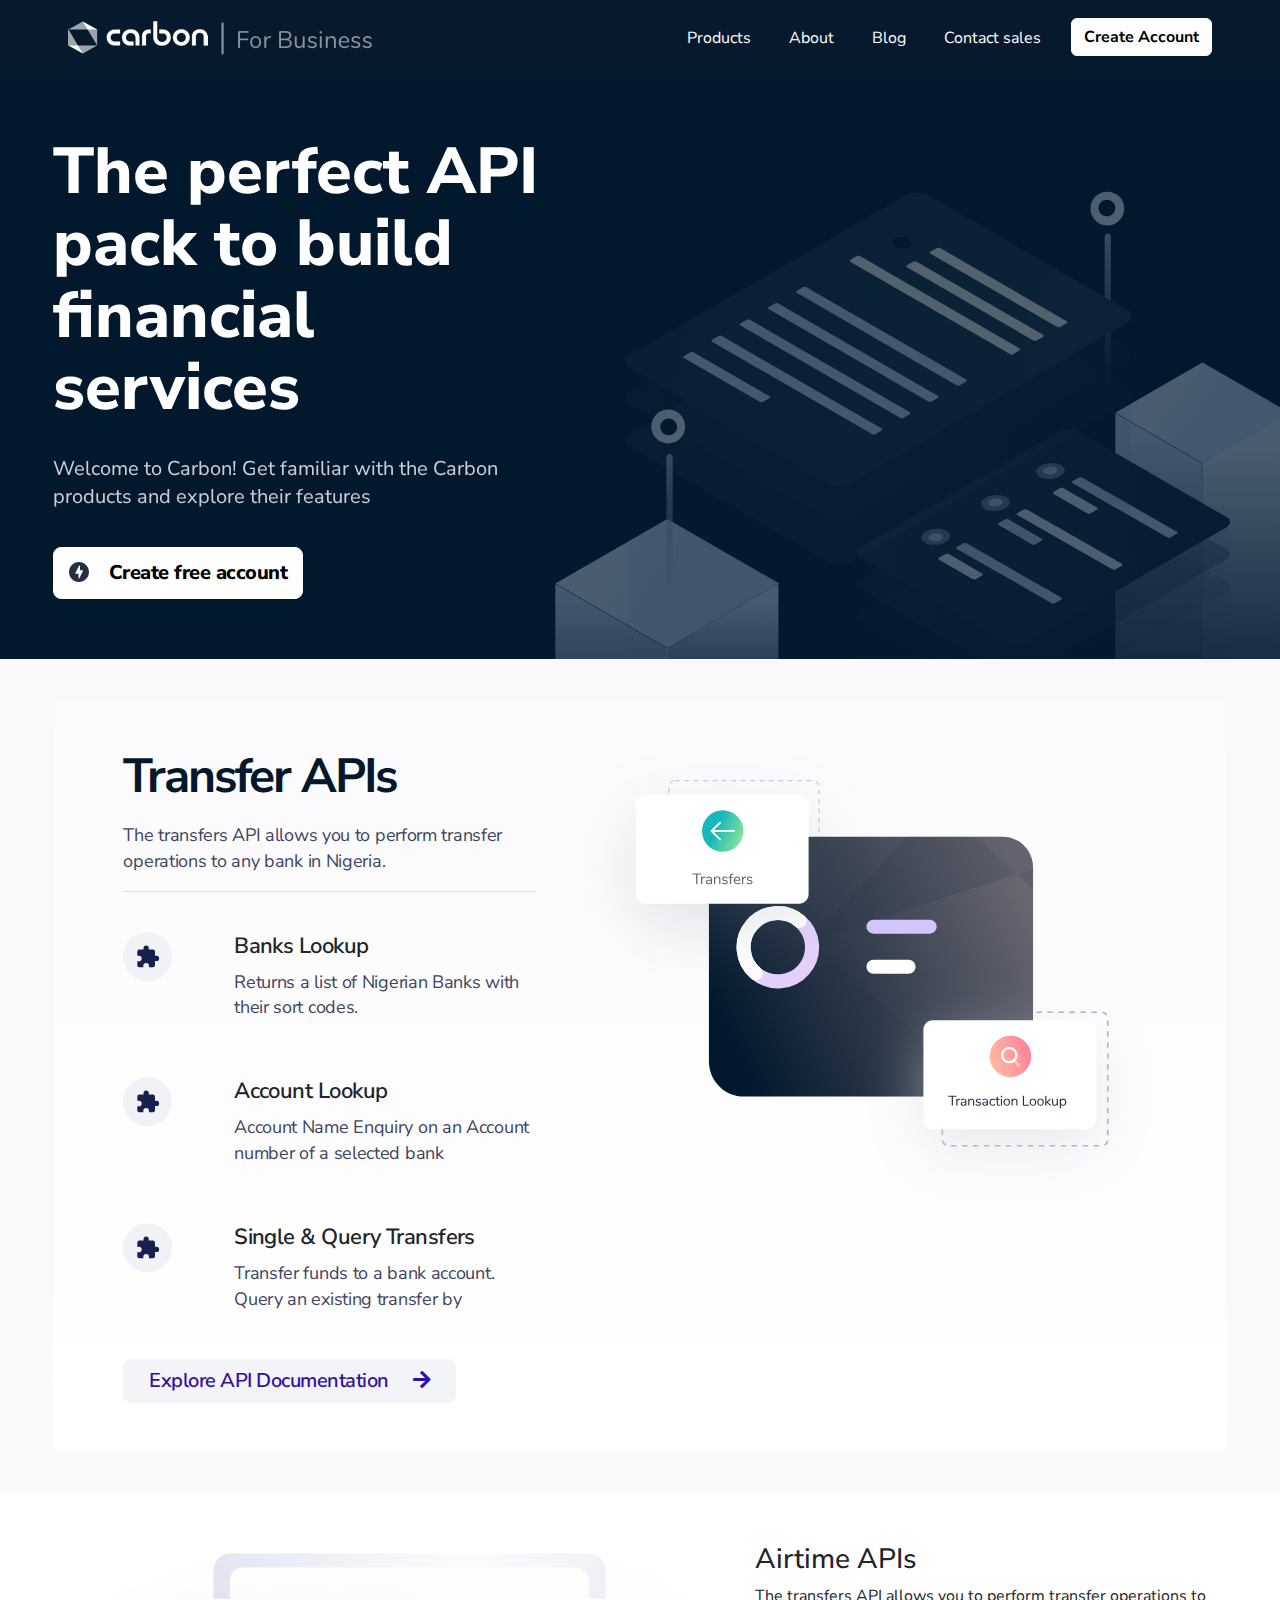
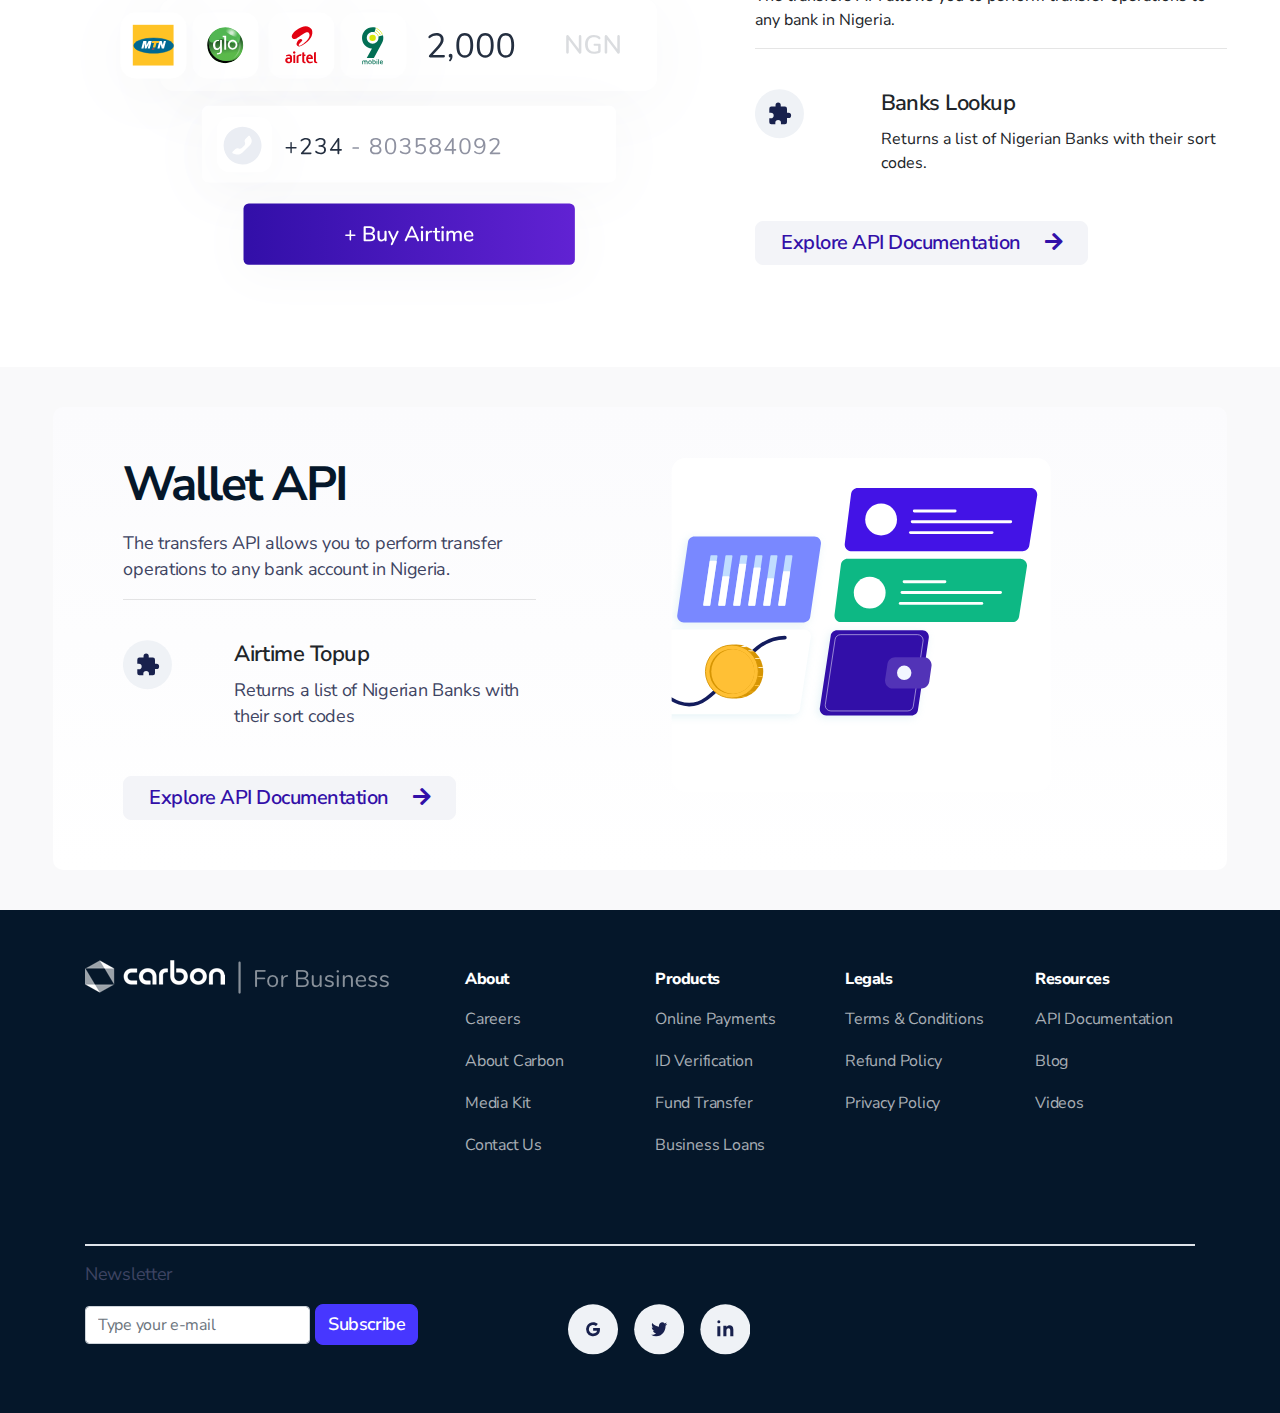
<file: developers.html>
<!DOCTYPE html>
<html>
<head lang="en">
    <meta charset="utf-8">
    <meta name="viewport" content="width=device-width, initial-scale=1, shrink-to-fit=no">
    <meta name="description" content="Carbon Business platform provides the financial services infrastructure to enable businesses and startups operate at scale ">
    <meta name="author" content="Carbon">

    <title>Carbon Business | Financial Services Infrastructure for Africa</title>

    <link rel="icon" href="https://getcarbon.co/wp-content/uploads/2019/03/cropped-fav-32x32.png" sizes="32x32" />
    <link rel="icon" href="https://getcarbon.co/wp-content/uploads/2019/03/cropped-fav-192x192.png" sizes="192x192" />
    <link rel="apple-touch-icon-precomposed" href="https://getcarbon.co/wp-content/uploads/2019/03/cropped-fav-180x180.png" />
    <link rel="stylesheet" href="./vendor/fortawesome/css/all.min.css">

    <link href="vendor/bootstrap/bootstrap.min.css" rel="stylesheet" />
    <link href="css/style.css" rel="stylesheet">
    <link href="css/smallerscreen.css" rel="stylesheet">
    <link href="css/animate.min.css" rel="stylesheet">
    <link href="css/hover-min.css" rel="stylesheet">
    <link href="https://fonts.googleapis.com/css?family=Nunito+Sans&display=swap" rel="stylesheet">
    <style>
        .btn.btn-info.btn-explore {
          background-color: #f3f4f8; 
          border-color: #f3f4f8;
          font-size: 20px;
          font-weight: 600;
          letter-spacing: -0.5px;
          color: #320fa8;
          padding-left: 25px;
          padding-right: 25px;
        }
        .accept-wrapper {
            background: url(./img/developers-header.svg);
            background-size: cover;
            background-repeat: no-repeat;
        }
        .accept-wrapper h1 {
            width: 90%;
        }
        .accept-wrapper p {
            width: 80%;
        }
        .btn.btn-info.btn-apply {
            background-color: #370acc;
            border-color: #370acc;
            color: #fff;
        }
        .documentation-wrapper {
            background-image: #fff;
            position: static;
            margin: 40px 0;
        }
        .settlement-wrapper h6 {
          font-size: 22px;
          font-weight: 600;
          line-height: 1.36;
          letter-spacing: -0.55px;
        }
        .fund-wrapper.onlinepayment-wrapper {
            box-shadow: none;
            margin-top: 15px;
            padding-top: 0;
            padding-left: 0;
        }
        .btn.btn-info.btn-apply {
            background: #fff;
            border-color: #fff;
            color: #000;
            margin-top: 20px;
        }
    </style>
</head>
<body style="background-color: #f9f9fa;"> 
    <header> 
        <nav class="navbar navbar-expand-lg navbar-dark">
            <div class="container-fluid">
                <a class="navbar-brand" href="index.html">
                    <img src="./img/logo.png" class="img-fluid" alt="Logo">
                </a>
                <button class="navbar-toggler navbar-toggler-right" type="button" data-toggle="collapse" data-target="#navb">
                    <span class="navbar-toggler-icon"></span>
                </button>
                <div class="collapse navbar-collapse" id="navb">
                    <ul class="navbar-nav ml-auto">
                        <li class="nav-item">
                            <a class="nav-link active" href="index.html">Products </a>
                        </li>
                        <li class="nav-item">
                            <a class="nav-link" href="cuisine.html">About </a>
                        </li>
                        <li class="nav-item">
                            <a class="nav-link" href="fashion.html">Blog</a>
                        </li>
                        <li class="nav-item">
                            <a class="nav-link" href="lifestyle.html">Contact sales</a>
                        </li>
                        <li class="nav-item">
                            <a class="btn btn-info btn-create" href=".html">Create Account</a>
                        </li>
                    </ul>
                </div>
            </div>
        </nav>
    </header>

    <main>
        <article>
            <div class="accept-wrapper">
                <div class="container-fluid">
                    <div class="row">
                        <div class="col-lg-6 col-md-7">
                            <div>
                                <h1>The perfect API pack to build financial services</h1>
                                <p>Welcome to Carbon! Get familiar with the Carbon products and explore their features</p>
                                <a href="" class="btn btn-info btn-apply"><img src="./img/icon-gray.svg" class="img-fluid" alt="">&emsp;Create free account</a>
                            </div>
                        </div>
                    </div>
                </div>
            </div>
            <div class="container-fluid">
                <div>
                    <div class="documentation-wrapper">
                        <div class="row">
                            <div class="col-lg-5 col-md-6">
                                <div>
                                    <h3>Transfer APIs</h3>
                                    <p>The transfers API allows you to perform transfer operations to any bank in Nigeria.</p>
                                    <hr>
                                </div>
                                <div>
                                    <div class="row mt-40">
                                        <div class="col-lg-3 col-md-4 col-3">
                                            <div>
                                                <img src="./img/hooks.svg" class="img-fluid" alt="">
                                            </div>
                                        </div>
                                        <div class="col-lg-9 col-md-8 col-8">
                                            <div class="settlement-wrapper">
                                                <h6>Banks Lookup</h6>
                                                <p>Returns a list of Nigerian Banks with their sort codes.</p>
                                            </div>
                                        </div>
                                    </div>
                                    <div class="row mt-40">
                                        <div class="col-lg-3 col-md-4 col-3">
                                            <div>
                                                <img src="./img/hooks.svg" class="img-fluid" alt="">
                                            </div>
                                        </div>
                                        <div class="col-lg-9 col-md-8 col-8">
                                            <div class="settlement-wrapper">
                                                <h6>Account Lookup</h6>
                                                <p>Account Name Enquiry on an Account number of a selected bank</p>
                                            </div>
                                        </div>
                                    </div>
                                    <div class="row mt-40">
                                        <div class="col-lg-3 col-md-4 col-3">
                                            <div>
                                                <img src="./img/hooks.svg" class="img-fluid" alt="">
                                            </div>
                                        </div>
                                        <div class="col-lg-9 col-md-8 col-8">
                                            <div class="settlement-wrapper">
                                                <h6>Single & Query Transfers</h6>
                                                <p>Transfer funds to a bank account. Query an existing transfer by</p>
                                            </div>
                                        </div>
                                    </div>
                                    <a href="" class="btn btn-info btn-explore">Explore API Documentation &emsp;<i class="fa fa-arrow-right"></i></a>
                                </div>
                            </div>
                            <div class="col-lg-7 col-md-6">
                                <div>
                                    <img src="./img/transferAPI.svg" class="img-fluid" alt="">
                                </div>
                            </div>
                        </div>
                    </div>
                </div>
            </div>
            <div style="background-color: #fff; padding: 50px 0;">
                <div class="container-fluid">
                    <div class="row">
                        <div class="col-lg-7 col-md-6">
                            <div>
                                <img src="./img/airtimeAPI.svg" class="img-fluid" alt="">
                            </div>
                        </div>
                            <div class="col-lg-5 col-md-6">
                                <div>
                                    <h3>Airtime APIs</h3>
                                    <p>The transfers API allows you to perform transfer operations to any bank in Nigeria.</p>
                                    <hr>
                                </div>
                                <div>
                                    <div class="row mt-40">
                                        <div class="col-lg-3 col-md-4 col-3">
                                            <div>
                                                <img src="./img/hooks.svg" class="img-fluid" alt="">
                                            </div>
                                        </div>
                                        <div class="col-lg-9 col-md-8 col-8">
                                            <div class="settlement-wrapper">
                                                <h6>Banks Lookup</h6>
                                                <p>Returns a list of Nigerian Banks with their sort codes.</p>
                                            </div>
                                        </div>
                                    </div>
                                    <a href="" class="btn btn-info btn-explore">Explore API Documentation &emsp;<i class="fa fa-arrow-right"></i></a>
                                </div>
                            </div>
                        </div>
                </div>
            </div>
            <div>
                <div class="container-fluid">
                    <div class="documentation-wrapper">
                        <div class="row">
                            <div class="col-lg-5 col-md-6">
                                <div>
                                    <h3>Wallet API</h3>
                                    <p>The transfers API allows you to perform transfer operations to any bank account in Nigeria.</p>
                                    <hr>
                                </div>
                                <div>
                                    <div class="row mt-40">
                                        <div class="col-lg-3 col-md-4 col-3">
                                            <div>
                                                <img src="./img/hooks.svg" class="img-fluid" alt="">
                                            </div>
                                        </div>
                                        <div class="col-lg-9 col-md-8 col-8">
                                            <div class="settlement-wrapper">
                                                <h6>Airtime Topup</h6>
                                                <p>Returns a list of Nigerian Banks with their sort codes</p>
                                            </div>
                                        </div>
                                    </div>
                                    <a href="" class="btn btn-info btn-explore">Explore API Documentation &emsp;<i class="fa fa-arrow-right"></i></a>
                                </div>
                            </div>
                            <div class="col-lg-7 col-md-6">
                                <div class="text-center">
                                    <img src="./img/walletAPI.svg" class="img-fluid" alt="">
                                </div>
                            </div>
                        </div>
                    </div>
                </div>
            </div>
        </article>
    </main>

    <footer>
        <div class="container">
            <div class="row">
                <div class="col-lg-4">
                    <div>
                        <a href="index.html"><img src="./img/logo.png" class="img-fluid" alt=""></a>
                    </div>
                </div>
                <div class="col-lg-8">
                    <div class="row">
                        <div class="col-lg-3 col-md-3 col-sm-3 col-6">
                            <div>
                                <p class="about">About</p>
                                <div>
                                    <p><a href="">Careers</a></p>
                                    <p><a href="">About Carbon</a></p>
                                    <p><a href="">Media Kit</a></p>
                                    <p><a href="">Contact Us</a></p>
                                </div>
                            </div>
                        </div>
                        <div class="col-lg-3 col-md-3 col-sm-3 col-6">
                            <div>
                                <p class="about">Products</p>
                                <div>
                                    <p><a href="online-payment.html">Online Payments</a></p>
                                    <p><a href="fund-transfer.html">ID Verification</a></p>
                                    <p><a href="developer.html">Fund Transfer</a></p>
                                    <p><a href="business-loan.html">Business Loans</a></p>
                                </div>
                            </div>
                        </div>
                        <div class="col-lg-3 col-md-3 col-sm-3 col-6">
                            <div>
                                <p class="about">Legals</p>
                                <div>
                                    <p><a href="">Terms & Conditions</a></p>
                                    <p><a href="">Refund Policy</a></p>
                                    <p><a href="">Privacy Policy</a></p>
                                </div>
                            </div>
                        </div>
                        <div class="col-lg-3 col-md-3 col-sm-3 col-6">
                            <div>
                                <p class="about">Resources</p>
                                <div>
                                    <p><a href="">API Documentation</a></p>
                                    <p><a href="">Blog</a></p>
                                    <p><a href="">Videos</a></p>
                                </div>
                            </div>
                        </div>
                    </div>
                </div>
            </div>
            <hr>
            <div>
                <p>Newsletter</p>
                <div class="row">
                    <div class="col-lg-5">
                        <form class="form-inline">
                            <input type="email" class="form-control" name="" placeholder="Type your e-mail">
                            <button class="btn btn-info btn-subscribe">Subscribe</button>
                        </form>
                    </div>
                    <div class="col-lg-7">
                        <div class="pull-right">
                            <div class="d-flex">
                                <div class="p-2">
                                    <a href=""><img src="./img/google-icon.svg" class="img-fluid" alt=""></a>
                                </div>
                                <div class="p-2">
                                    <a href=""><img src="./img/twitter-icon.svg" class="img-fluid" alt=""></a>
                                </div>
                                <div class="p-2">
                                    <a href=""><img src="./img/linkedin-icon.svg" class="img-fluid" alt=""></a>
                                </div>
                            </div>
                        </div>
                    </div>
                </div>
            </div>
        </div>
    </footer>


    <script src="vendor/jquery/jquery.min.js"></script>
    <script src="vendor/bootstrap/popper.min.js"></script>
    <script src="vendor/bootstrap/bootstrap.min.js"></script>
</body>
</html>
</file>
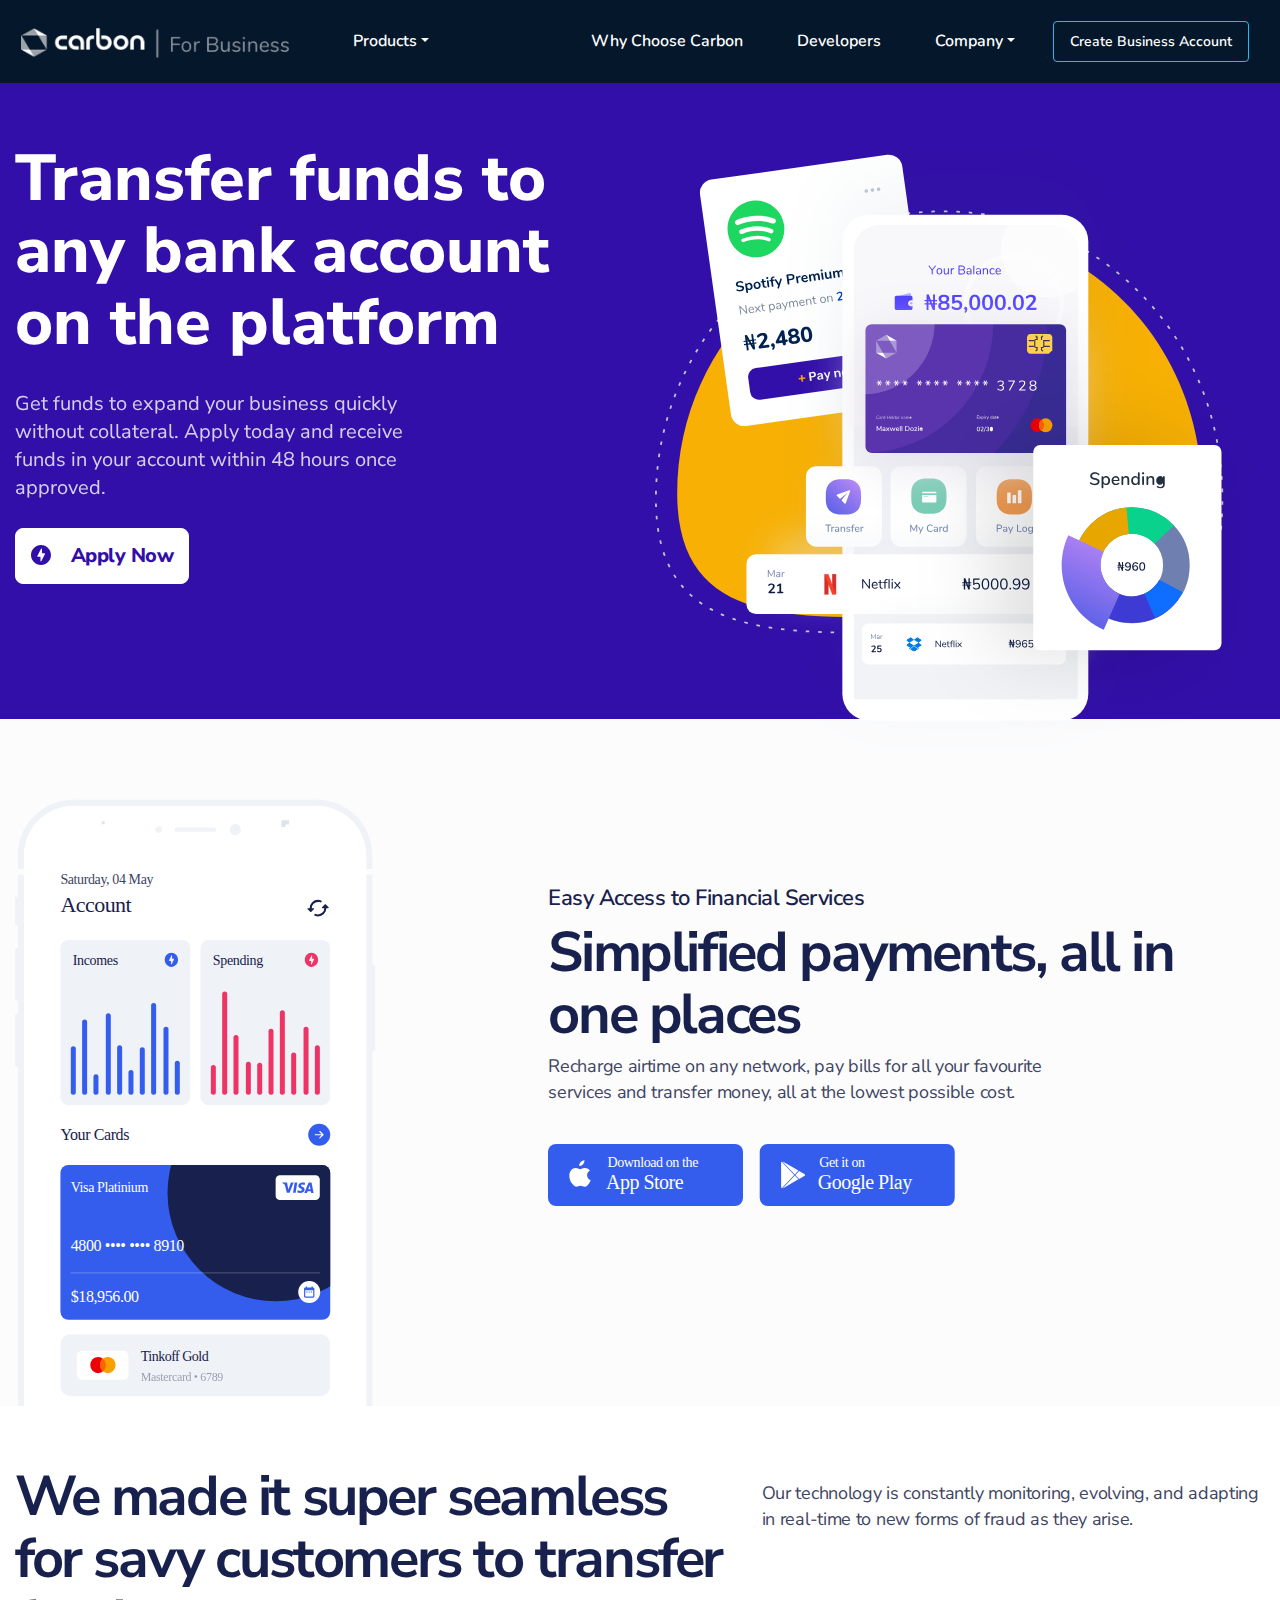
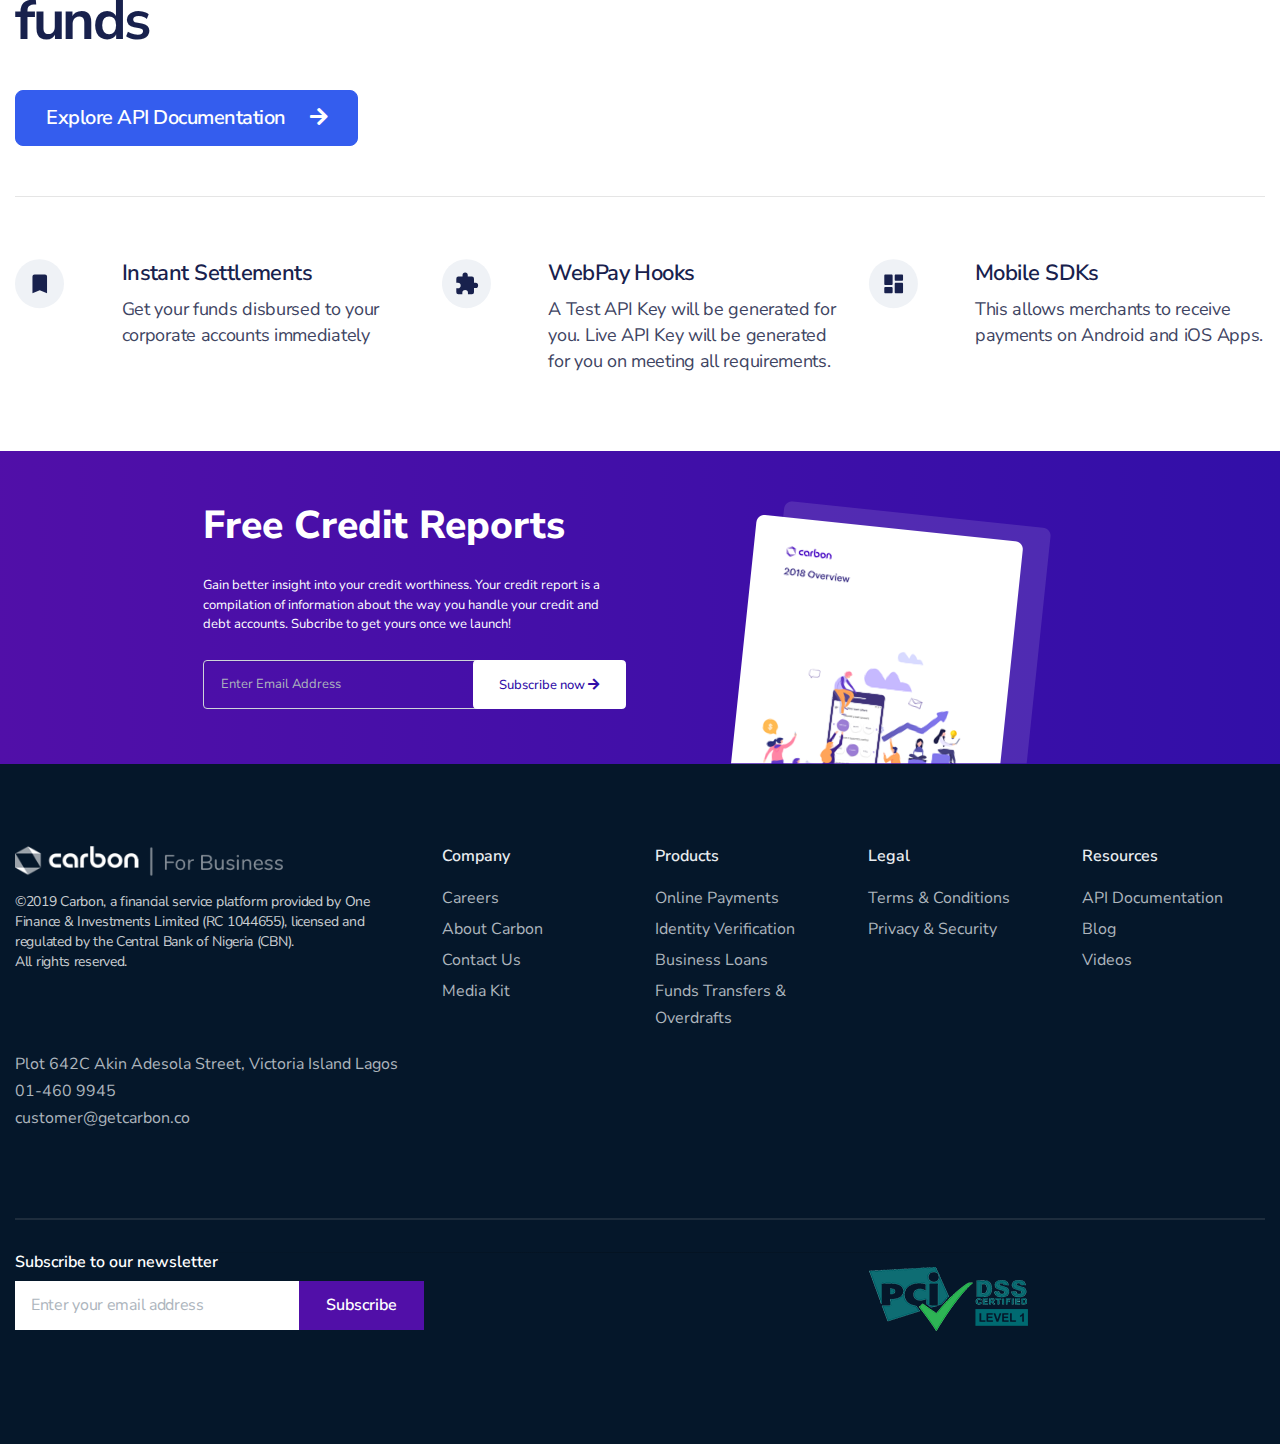
<file: fund-transfer.html>
<!DOCTYPE html>
<html>
<head lang="en">
	<meta charset="utf-8">
    <meta name="viewport" content="width=device-width, initial-scale=1, shrink-to-fit=no">
    <meta name="description" content="Carbon Business platform provides the financial services infrastructure to enable businesses and startups operate at scale ">
    <meta name="author" content="Carbon">

    <title>Carbon Business | Financial Services Infrastructure for Africa</title>

    <link rel="icon" href="https://getcarbon.co/wp-content/uploads/2019/03/cropped-fav-32x32.png" sizes="32x32" />
    <link rel="icon" href="https://getcarbon.co/wp-content/uploads/2019/03/cropped-fav-192x192.png" sizes="192x192" />
    <link rel="apple-touch-icon-precomposed" href="https://getcarbon.co/wp-content/uploads/2019/03/cropped-fav-180x180.png" />
    <link rel="stylesheet" href="./vendor/fortawesome/css/all.min.css">
    <link rel="stylesheet" href="./css/theme.min.css">
    <link rel="stylesheet" href="./css/carbon.css">


    <!-- <link href="css/bootstrap.min.css" rel="stylesheet" /> -->
    <link href="css/style.css" rel="stylesheet">
    <link href="css/smallerscreen.css" rel="stylesheet">
    <!-- <link href="css/animate.min.css" rel="stylesheet">
    <link href="css/hover-min.css" rel="stylesheet"> -->
    <link href="https://fonts.googleapis.com/css?family=Nunito+Sans&display=swap" rel="stylesheet">
    <style>
        .header-transparent .navbar:not(.sticky):not(.navbar-collapsed) {
            background-color: #05172a!important;
        }
        .header-transparent {
            position: static;
        }
        .btn.btn-info.btn-explore {
            padding: 10px 30px;
        }
        .img-wrapper {
            margin-top: -25px;
            margin-bottom: -45px;
        }
        .simplified-wrapper {
            background: #fcfcfd;
        }
    </style>
</head>
<body> 
    <header class="header-transparent" id="header-main">
      <nav class="navbar navbar-main navbar-expand-lg navbar-transparent navbar-dark bg-dark " id="navbar-main">
          <div class="container">
              <a class="navbar-brand mr-lg-5" href="/">
                  <img alt="logo" src="./img/logo.png" style="height: 30px;">
              </a>

              <button class="navbar-toggler" type="button" data-toggle="collapse" data-target="#navbar-main-collapse" aria-controls="navbar-main-collapse" aria-expanded="false" aria-label="Toggle navigation">
                  <span class="navbar-toggler-icon"></span>
              </button>

              <div class="collapse navbar-collapse" id="navbar-main-collapse">
                  <ul class="navbar-nav align-items-lg-center mr-lg-auto">
                        <li class="nav-item dropdown dropdown-animate" data-toggle="hover">
                            <a class="nav-link dropdown-toggle" href="#" role="button" data-toggle="dropdown" aria-haspopup="true" aria-expanded="false">Products</a>
                            <div class="dropdown-menu dropdown-menu-right dropdown-menu-lg dropdown-menu-arrow p-0">
                                <ul class="list-group list-group-flush list-unstyled">

                                    <li>
                                        <a href="fund-transfer.html" class="list-group-item list-group-item-action" role="button">
                                            <div class="media d-flex align-items-left">
                                                <img src="./img/icons/id-card.png" style="width: 50px;">
                                                <div class="media-body ml-3">
                                                    <h6 class="mb-1">Identity Verification</h6>
                                                    <p class="mb-0">Maintain your KYC compliance, fight fraud and onboard customers faster with CarbonIVS</p>
                                                </div>
                                            </div>
                                        </a>
                                    </li>

                                    <li>
                                        <a href="online-payment.html" class="list-group-item list-group-item-action" role="button">
                                            <div class="media d-flex align-items-left">
                                                <img src="./img/icons/visa.png" style="width: 50px;">
                                                <div class="media-body ml-3">
                                                    <h6 class="mb-1">Online Payments</h6>
                                                    <p class="mb-0">The smartest way to accept payments in over 40 currencies from VISA, Mastercard, Verve and American Express</p>
                                                </div>
                                            </div>
                                        </a>
                                    </li>

                                    <li>
                                        <a href="business-loan.html" class="list-group-item list-group-item-action" role="button">
                                            <div class="media d-flex align-items-left">
                                                <img src="./img/icons/carbon-grayscale.png" style="width: 50px;">
                                                <div class="media-body ml-3">
                                                    <h6 class="mb-1">Business Loans</h6>
                                                    <p class="mb-0">Get up to Twenty Million Naira (₦20,000,000) to expand your business quickly without any collateral</p>
                                                </div>
                                            </div>
                                        </a>
                                    </li>
                                    
                                    <li>
                                        <a href="developers.html" class="list-group-item list-group-item-action" role="button">
                                            <div class="media d-flex align-items-left">
                                                <img src="./img/icons/fund.svg" style="width: 50px;">
                                                <div class="media-body ml-3">
                                                    <h6 class="mb-1">Funds Transfer & Overdrafts</h6>
                                                    <p class="mb-0">Transfer money to any Bank Account and get access to overdraft when your money depletes. No collateral required.  </p>
                                                </div>
                                            </div>
                                        </a>
                                    </li>

                                </ul>
                            </div>
                        </li>
    
                  </ul>

                  <ul class="navbar-nav align-items-lg-center ml-lg-auto">
                        <li class="nav-item dropdown dropdown-animate" data-toggle="hover">
                            <a class="nav-link" href="#" role="button" data-toggle="dropdown" aria-haspopup="true" aria-expanded="false">Why Choose Carbon</a>
                            <div class="dropdown-menu dropdown-menu-left dropdown-menu-lg dropdown-menu-arrow p-0">
                                <ul class="list-group list-group-flush list-unstyled">
                                    <li>
                                        <a href="" class="list-group-item list-group-item-action" role="button">
                                            <div class="media d-flex align-items-center">
                                                <div class="media-body ml-3">
                                                    <h6 class="mb-1">For FinTechs</h6>
                                                    <p class="mb-0">Build financial services solution on the Carbon infrastructure and go to market faster</p>
                                                </div>
                                            </div>
                                        </a>
                                    </li>

                                    <li>
                                        <a href="" class="list-group-item list-group-item-action" role="button">
                                            <div class="media d-flex align-items-center">
                                                <div class="media-body ml-3">
                                                    <h6 class="mb-1">For Governments</h6>
                                                    <p class="mb-0">Deploy a Nation Wide programmes for financial inclusion and credit penetration </p>
                                                </div>
                                            </div>
                                        </a>
                                    </li>

                                    <li>
                                        <a href="" class="list-group-item list-group-item-action" role="button">
                                            <div class="media d-flex align-items-center">
                                                <div class="media-body ml-3">
                                                    <h6 class="mb-1">For Corporates</h6>
                                                    <p class="mb-0">Enhance business delivery and grow exponentially with scalable tools and access to credit</p>
                                                </div>
                                            </div>
                                        </a>
                                    </li>

                                    <li>
                                        <a href="" class="list-group-item list-group-item-action" role="button">
                                            <div class="media d-flex align-items-center">
                                                <div class="media-body ml-3">
                                                    <h6 class="mb-1">Build for developers by developers</h6>
                                                    <p class="mb-0">We love developers who solve complex problems. Build something awesome using our APIs</p>
                                                </div>
                                            </div>
                                        </a>
                                    </li>
                                </ul>
                            </div>
                        </li>
                      
                        <li class="nav-item"> <a class="nav-link" href="#" role="button">Developers</a></li>

                        <li class="nav-item dropdown dropdown-animate" data-toggle="hover">
                            <a class="nav-link dropdown-toggle" href="#" role="button" data-toggle="dropdown" aria-haspopup="true" aria-expanded="false">Company</a>
                            <div class="dropdown-menu dropdown-menu-small dropdown-menu-arrow py-0">
                                <div class="list-group">
                                    <a class="list-group-item list-group-item-action" href="#"><h6 class="mb-1">About Carbon</h6></a>
                                    <a class="list-group-item list-group-item-action" href="#"><h6 class="mb-1">Contact us</h6></a>
                                    <a class="list-group-item list-group-item-action" href="#" target="_blank" role="button"><h6 class="mb-1">Careers</h6></a>
                                    <a class="list-group-item list-group-item-action" href="#"><h6 class="mb-1">Blog</h6></a>
                                </div>
                            </div>
                        </li>

                        <li class="nav-item mr-0">
                            <a href="/login" class="nav-link d-lg-none">Create Business Account</a>
                            <a href="/login" class="btn btn-sm btn-outline-info btn-icon d-none d-lg-inline-flex">
                                <span class="btn-inner--text text-white">Create Business Account</span>
                            </a>
                        </li>
                  </ul>

              </div>

          </div>
      </nav>
    </header>

    <main>
        <article>
            <div class="accept-wrapper">
                <div class="container">
                    <div class="row">
                        <div class="col-lg-6 col-md-6">
                            <div>
                                <h1>Transfer funds to any bank account on the platform</h1>
                                <p>Get funds to expand your business quickly without collateral. Apply today and receive funds in your account within 48 hours once approved.</p>
                                <a href="" class="btn btn-info btn-apply"><img src="./img/icon.svg" class="img-fluid" alt="">&emsp;Apply Now</a>
                            </div>
                        </div>
                        <div class="col-lg-6 col-md-6">
                            <div class="img-wrapper">
                                <img src="./img/bill.svg" class="img-fluid" alt="">
                            </div>
                        </div>
                    </div>
                </div>
            </div>
            <div class="payment-wrapper simplified-wrapper">
                <div class="container">
                    <div class="row">
                        <div class="col-lg-5 col-md-5">
                            <div>
                                <img src="./img/i-phone.svg" class="img-fluid" alt="">
                            </div>
                        </div>
                        <div class="col-lg-7 col-md-7">
                            <div class="mt-85">
                                <h6>Easy Access to Financial Services</h6>
                                <h2>Simplified payments, all in one places</h2>
                                <p>Recharge airtime on any network, pay bills for all your favourite services and transfer money, all at the lowest possible cost.</p>
                                <div class="d-flex">
                                    <div class="p-2" style="padding-left: 0!important;">
                                        <a href=""><img src="./img/app-store.svg" class="img-fluid" alt=""></a>
                                    </div>
                                    <div class="p-2">
                                        <a href=""><img src="./img/google-play.svg" class="img-fluid" alt=""></a>
                                    </div>
                                </div>
                            </div>
                        </div>
                    </div>
                </div>
            </div>
            <div class="seamless-wrapper">
                <div class="container">
                    <div class="row">
                        <div class="col-lg-7 col-md-7">
                            <div>
                                <h2 class="super">We made it super seamless for savy customers to transfer funds </h2>
                                <a class="btn btn-info btn-explore" href="">Explore API Documentation &emsp;<i class="fa fa-arrow-right"></i></a>
                            </div>
                        </div>
                        <div class="col-lg-5 col-md-5">
                            <div class="mt-15">
                                <p>Our technology is constantly monitoring, evolving, and adapting in real-time to new forms of fraud as they arise.</p>
                            </div>
                        </div>
                    </div>
                    <hr>
                    <div class="services-wrapper payment-wrapper">
                        <div class="row">
                            <div class="col-lg-4 col-md-4">
                                <div class="row">
                                    <div class="col-lg-3 col-md-4 col-3">
                                        <div>
                                            <img src="./img/settlement.svg" class="img-fluid" alt="">
                                        </div>
                                    </div>
                                    <div class="col-lg-9 col-md-8 col-8">
                                        <div class="settlement-wrapper">
                                            <h6>Instant Settlements</h6>
                                            <p>Get your funds disbursed to your corporate accounts immediately</p>
                                        </div>
                                    </div>
                                </div>
                            </div>
                            <div class="col-lg-4 col-md-4">
                                <div class="row">
                                    <div class="col-lg-3 col-md-4 col-3">
                                        <div>
                                            <img src="./img/hooks.svg" class="img-fluid" alt="">
                                        </div>
                                    </div>
                                    <div class="col-lg-9 col-md-8 col-8">
                                        <div class="settlement-wrapper">
                                            <h6>WebPay Hooks</h6>
                                            <p>A Test API Key will be generated for you. Live API Key will be generated for you on meeting all requirements.</p>
                                        </div>
                                    </div>
                                </div>
                            </div>
                            <div class="col-lg-4 col-md-4">
                                <div class="row">
                                    <div class="col-lg-3 col-md-4 col-3">
                                        <div>
                                            <img src="./img/sdks.svg" class="img-fluid" alt="">
                                        </div>
                                    </div>
                                    <div class="col-lg-9 col-md-8 col-8">
                                        <div class="settlement-wrapper">
                                            <h6>Mobile SDKs</h6>
                                            <p>This allows merchants to receive payments on Android and iOS Apps.</p>
                                        </div>
                                    </div>
                                </div>
                            </div>
                        </div>
                    </div>
                </div>
            </div>
            <div class="report-wrapper">
                <div class="container">
                    <div class="report-div">
                        <div class="row">
                            <div class="col-lg-7 col-md-6">
                                <div>
                                    <h4>Free Credit Reports</h4>
                                    <p>Gain better insight into your credit worthiness. Your credit report is a compilation of information about the way you handle your credit and debt accounts. Subcribe to get yours once we launch!</p>
                                    <div class="input-group mb-3">
                                        <input type="email" name="" class="form-control" placeholder="Enter Email Address">
                                        <div class="input-group-append">
                                            <button class="btn btn-info btn-subscribenow">Subscribe now <i class="fa fa-arrow-right"></i></button>
                                        </div>
                                    </div>
                                </div>
                            </div>
                            <div class="col-lg-5 col-md-6">
                                <div>
                                    <img src="./img/report.png" class="img-fluid" alt="">
                                </div>
                            </div>
                        </div>
                    </div>
                </div>
            </div>
        </article>
    </main>

    <footer class="footer footer-dark bg-section-dark ">
        <div class="container">
            <div class="row pt-md">
                <div class="col-lg-4 col-12 mb-5 mb-lg-0">
                    <a href="/"><img src="./img/logo.png" alt="logo" style="height: 30px;"></a>
                    <p class="text-sm mt-3">
                        &copy;2019 Carbon, a financial service platform provided by One Finance & Investments Limited (RC 1044655), licensed and regulated by the Central Bank of Nigeria (CBN).
                        <br>All rights reserved.
                    </p>
                </div>

                <div class="col-lg-2 col-6 ml-lg-auto mb-5 mb-lg-0">
                    <h6 class="heading mb-3">Company</h6>
                    <ul class="list-unstyled">
                        <li><a href="#">Careers</a></li>
                        <li><a href="#">About Carbon</a></li>
                        <li><a href="#">Contact Us</a></li>
                        <li><a href="#">Media Kit</a></li>
                    </ul>
                </div>

                <div class="col-lg-2 col-6 ml-lg-auto mb-5 mb-lg-0">
                    <h6 class="heading mb-3">Products</h6>
                    <ul class="list-unstyled">
                        <li><a href="online-payment.html">Online Payments</a></li>
                        <li><a href="fund-transfer.html">Identity Verification</a></li>
                        <li><a href="business-loans.html">Business Loans</a></li>
                        <li><a href="developers.html">Funds Transfers & Overdrafts</a></li>
                    </ul>
                </div>

                <div class="col-lg-2 col-6 ml-lg-auto mb-5 mb-lg-0">
                    <h6 class="heading mb-3">Legal</h6>
                    <ul class="list-unstyled">
                        <li><a href="/terms-and-conditions">Terms & Conditions</a></li>
                        <li><a href="https://getcarbon.co/privacy-policy/">Privacy & Security</a></li>
                    </ul>
                </div>
              
                <div class="col-lg-2 col-6 mb-5 mb-lg-0">
                    <h6 class="heading mb-3">Resources</h6>
                    <ul class="list-unstyled">
                        <li><a href="#">API Documentation</a></li>
                        <li><a href="#">Blog</a></li>
                        <li><a href="#">Videos</a></li>
                    </ul>
                </div>
            </div>

            <div class="row align-items-center">
                <p>
                    <address>
                        Plot 642C Akin Adesola Street, Victoria Island Lagos<br/>
                        01-460 9945<br/>
                        customer@getcarbon.co
                    </address>
                </p>
            </div>

            <hr/>

            <div class="row align-items-center justify-content-md-between delimiter-top">
                <div class="col-md-4 col-12 mb-5">
                    <h6 class="text-white">Subscribe to our newsletter</h6>
                    <form>
                        <div class="form-group bg-white">
                            <div class="row">
                                <div class="col-sm-8">
                                    <div class="input-group input-group-merge shadow-none">
                                        <input type="text" class="form-control px-3 form-control-flush shadow-none" placeholder="Enter your email address">
                                    </div>
                                </div>
                                <div class="col-sm-4"><button type="button" class="btn btn-block btn-primary no-radius">Subscribe</button></div>
                            </div>
                        </div>
                    </form>
                </div>
                <div class="col-md-4 col-12 mb-5">
                    <img src="./img/pci.png" />
                </div>
            </div>
        </div>
    </footer>


    <script src="vendor/jquery/jquery.min.js"></script>
    <script src="vendor/bootstrap/popper.min.js"></script>
    <script src="vendor/bootstrap/bootstrap.min.js"></script>
</body>
</html>
</file>
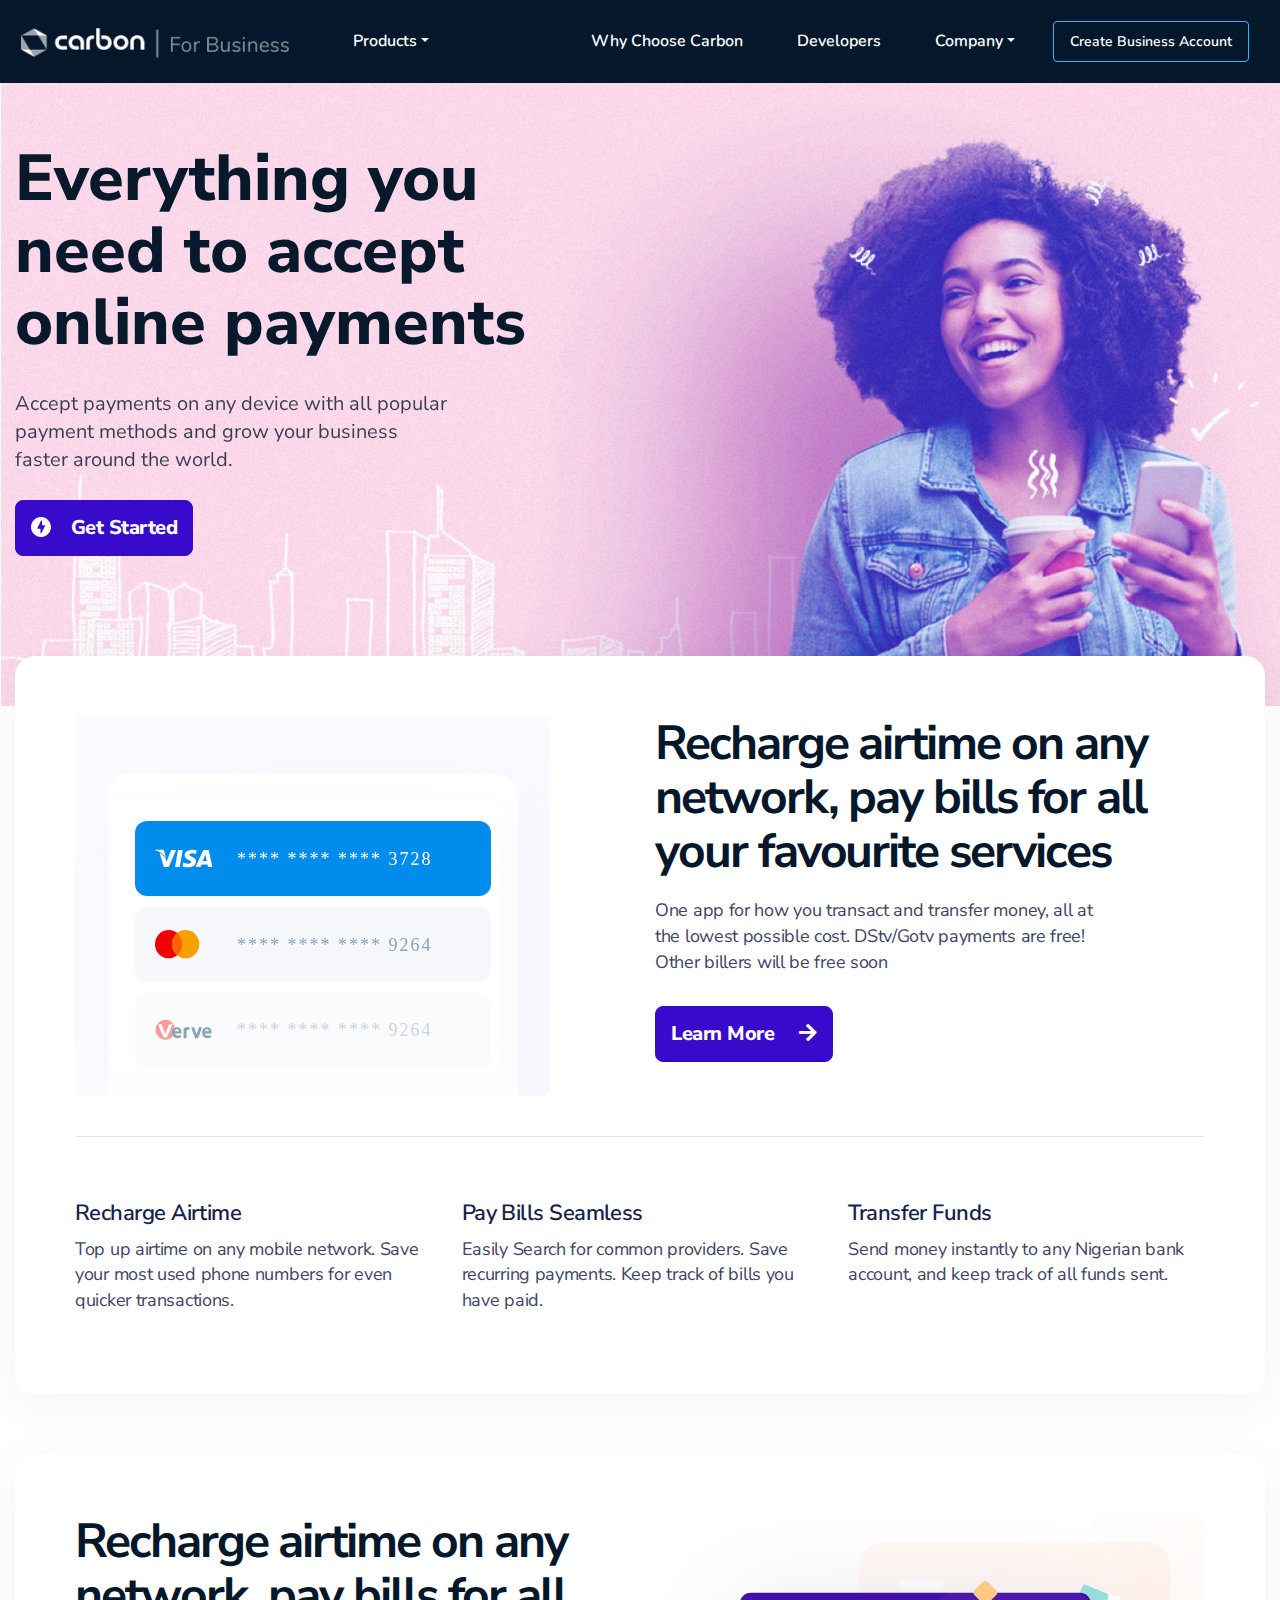
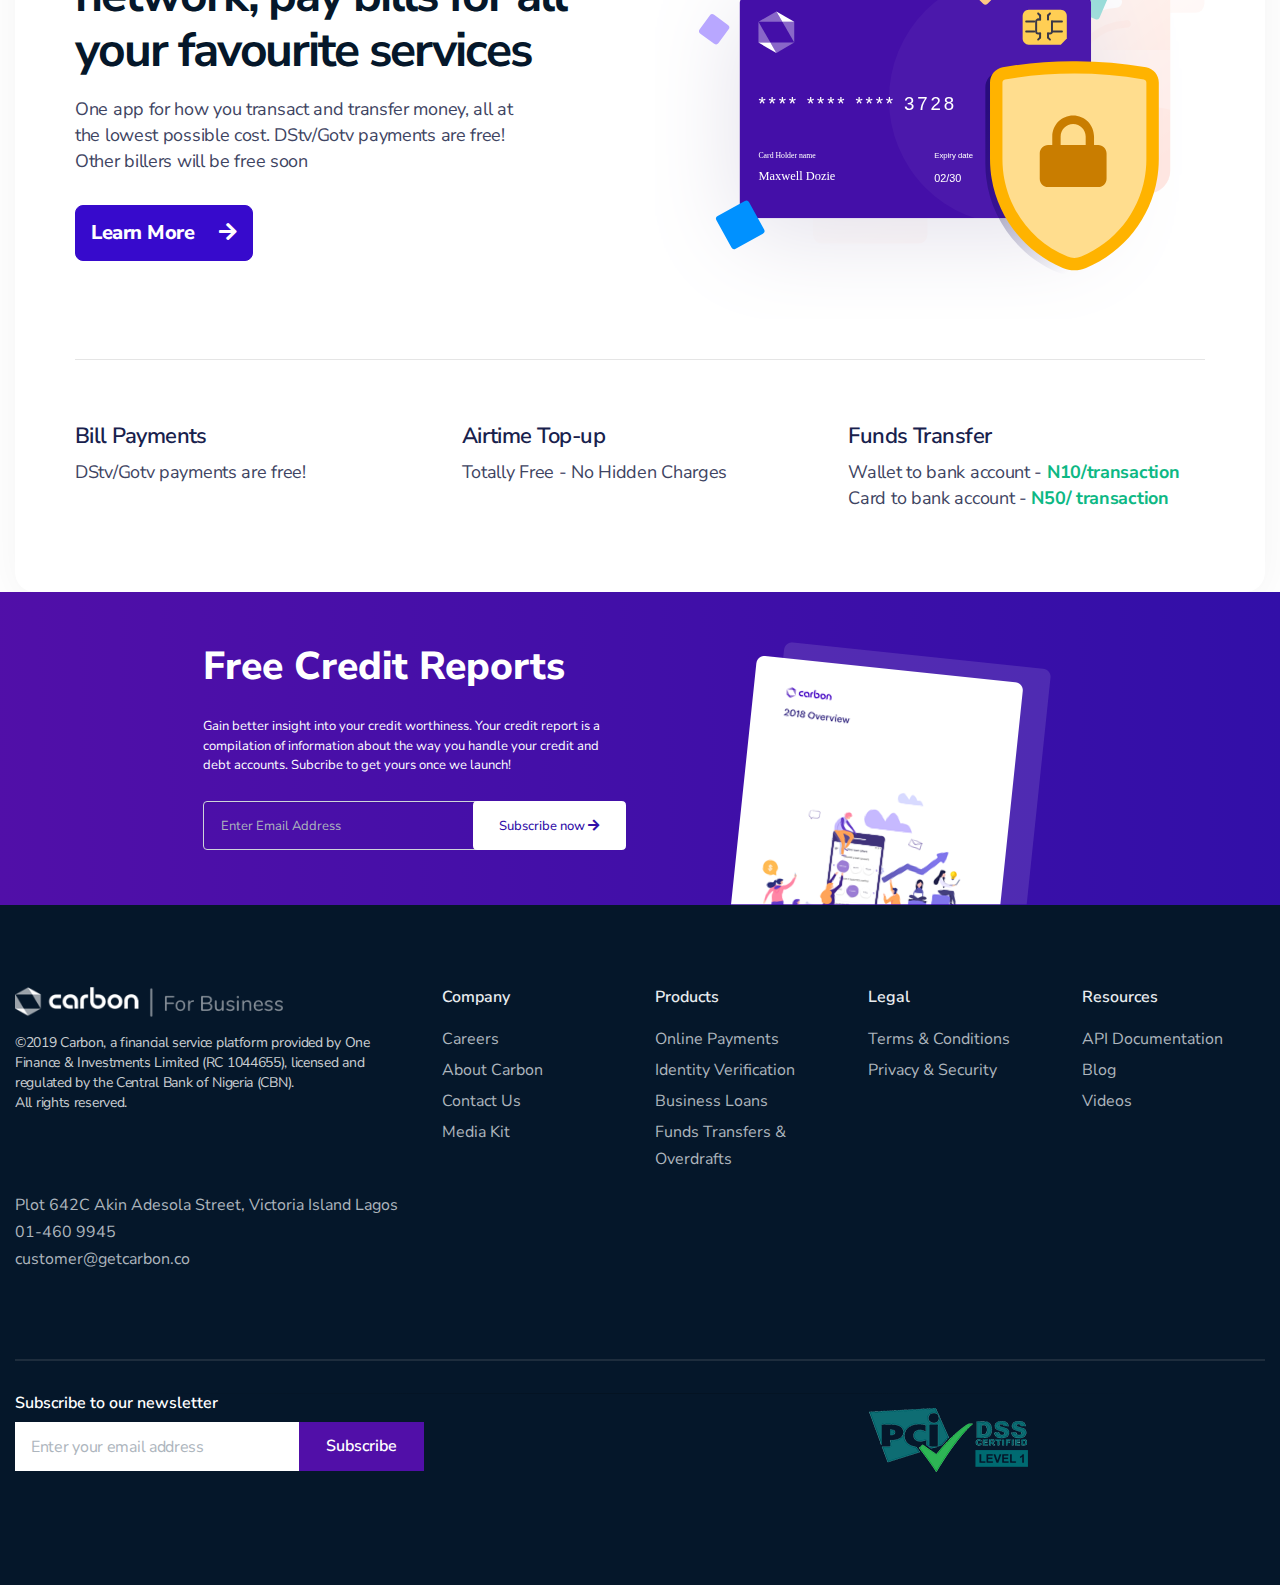
<file: online-payment.html>
<!DOCTYPE html>
<html>
<head lang="en">
	<meta charset="utf-8">
    <meta name="viewport" content="width=device-width, initial-scale=1, shrink-to-fit=no">
    <meta name="description" content="Carbon Business platform provides the financial services infrastructure to enable businesses and startups operate at scale ">
    <meta name="author" content="Carbon">

    <title>Carbon Business | Financial Services Infrastructure for Africa</title>

    <link rel="icon" href="https://getcarbon.co/wp-content/uploads/2019/03/cropped-fav-32x32.png" sizes="32x32" />
    <link rel="icon" href="https://getcarbon.co/wp-content/uploads/2019/03/cropped-fav-192x192.png" sizes="192x192" />
    <link rel="apple-touch-icon-precomposed" href="https://getcarbon.co/wp-content/uploads/2019/03/cropped-fav-180x180.png" />
    <link rel="stylesheet" href="./vendor/fortawesome/css/all.min.css">
    <link rel="stylesheet" href="./css/theme.min.css">
    <link rel="stylesheet" href="./css/carbon.css">


    <!-- <link href="css/bootstrap.min.css" rel="stylesheet" /> -->
    <link href="css/style.css" rel="stylesheet">
    <link href="css/smallerscreen.css" rel="stylesheet">
    <!-- <link href="css/animate.min.css" rel="stylesheet">
    <link href="css/hover-min.css" rel="stylesheet"> -->
    <link href="https://fonts.googleapis.com/css?family=Nunito+Sans&display=swap" rel="stylesheet">
    <style>
        .header-transparent .navbar:not(.sticky):not(.navbar-collapsed) {
            background-color: #05172a!important;
        }
        .header-transparent {
            position: static;
        }
        .accept-wrapper {
            background: url(./img/oreti.png);
            background-size: cover;
            background-repeat: no-repeat;
            padding-bottom: 150px;
        }
        .accept-wrapper h1 {
            width: 90%;
            color: #07192b;
        }
        .accept-wrapper p {
            color: #05172a;
        }
        .btn.btn-info.btn-apply {
            background-color: #370acc;
            border-color: #370acc;
            color: #fff;
        }
    </style>
</head>
<body> 
    <header class="header-transparent" id="header-main">
      <nav class="navbar navbar-main navbar-expand-lg navbar-transparent navbar-dark bg-dark " id="navbar-main">
          <div class="container">
              <a class="navbar-brand mr-lg-5" href="/">
                  <img alt="logo" src="./img/logo.png" style="height: 30px;">
              </a>

              <button class="navbar-toggler" type="button" data-toggle="collapse" data-target="#navbar-main-collapse" aria-controls="navbar-main-collapse" aria-expanded="false" aria-label="Toggle navigation">
                  <span class="navbar-toggler-icon"></span>
              </button>

              <div class="collapse navbar-collapse" id="navbar-main-collapse">
                  <ul class="navbar-nav align-items-lg-center mr-lg-auto">
                        <li class="nav-item dropdown dropdown-animate" data-toggle="hover">
                            <a class="nav-link dropdown-toggle" href="#" role="button" data-toggle="dropdown" aria-haspopup="true" aria-expanded="false">Products</a>
                            <div class="dropdown-menu dropdown-menu-right dropdown-menu-lg dropdown-menu-arrow p-0">
                                <ul class="list-group list-group-flush list-unstyled">

                                    <li>
                                        <a href="fund-transfer.html" class="list-group-item list-group-item-action" role="button">
                                            <div class="media d-flex align-items-left">
                                                <img src="./img/icons/id-card.png" style="width: 50px;">
                                                <div class="media-body ml-3">
                                                    <h6 class="mb-1">Identity Verification</h6>
                                                    <p class="mb-0">Maintain your KYC compliance, fight fraud and onboard customers faster with CarbonIVS</p>
                                                </div>
                                            </div>
                                        </a>
                                    </li>

                                    <li>
                                        <a href="online-payment.html" class="list-group-item list-group-item-action" role="button">
                                            <div class="media d-flex align-items-left">
                                                <img src="./img/icons/visa.png" style="width: 50px;">
                                                <div class="media-body ml-3">
                                                    <h6 class="mb-1">Online Payments</h6>
                                                    <p class="mb-0">The smartest way to accept payments in over 40 currencies from VISA, Mastercard, Verve and American Express</p>
                                                </div>
                                            </div>
                                        </a>
                                    </li>

                                    <li>
                                        <a href="business-loan.html" class="list-group-item list-group-item-action" role="button">
                                            <div class="media d-flex align-items-left">
                                                <img src="./img/icons/carbon-grayscale.png" style="width: 50px;">
                                                <div class="media-body ml-3">
                                                    <h6 class="mb-1">Business Loans</h6>
                                                    <p class="mb-0">Get up to Twenty Million Naira (₦20,000,000) to expand your business quickly without any collateral</p>
                                                </div>
                                            </div>
                                        </a>
                                    </li>
                                    
                                    <li>
                                        <a href="developers.html" class="list-group-item list-group-item-action" role="button">
                                            <div class="media d-flex align-items-left">
                                                <img src="./img/icons/fund.svg" style="width: 50px;">
                                                <div class="media-body ml-3">
                                                    <h6 class="mb-1">Funds Transfer & Overdrafts</h6>
                                                    <p class="mb-0">Transfer money to any Bank Account and get access to overdraft when your money depletes. No collateral required.  </p>
                                                </div>
                                            </div>
                                        </a>
                                    </li>

                                </ul>
                            </div>
                        </li>
    
                  </ul>

                  <ul class="navbar-nav align-items-lg-center ml-lg-auto">
                        <li class="nav-item dropdown dropdown-animate" data-toggle="hover">
                            <a class="nav-link" href="#" role="button" data-toggle="dropdown" aria-haspopup="true" aria-expanded="false">Why Choose Carbon</a>
                            <div class="dropdown-menu dropdown-menu-left dropdown-menu-lg dropdown-menu-arrow p-0">
                                <ul class="list-group list-group-flush list-unstyled">
                                    <li>
                                        <a href="" class="list-group-item list-group-item-action" role="button">
                                            <div class="media d-flex align-items-center">
                                                <div class="media-body ml-3">
                                                    <h6 class="mb-1">For FinTechs</h6>
                                                    <p class="mb-0">Build financial services solution on the Carbon infrastructure and go to market faster</p>
                                                </div>
                                            </div>
                                        </a>
                                    </li>

                                    <li>
                                        <a href="" class="list-group-item list-group-item-action" role="button">
                                            <div class="media d-flex align-items-center">
                                                <div class="media-body ml-3">
                                                    <h6 class="mb-1">For Governments</h6>
                                                    <p class="mb-0">Deploy a Nation Wide programmes for financial inclusion and credit penetration </p>
                                                </div>
                                            </div>
                                        </a>
                                    </li>

                                    <li>
                                        <a href="" class="list-group-item list-group-item-action" role="button">
                                            <div class="media d-flex align-items-center">
                                                <div class="media-body ml-3">
                                                    <h6 class="mb-1">For Corporates</h6>
                                                    <p class="mb-0">Enhance business delivery and grow exponentially with scalable tools and access to credit</p>
                                                </div>
                                            </div>
                                        </a>
                                    </li>

                                    <li>
                                        <a href="" class="list-group-item list-group-item-action" role="button">
                                            <div class="media d-flex align-items-center">
                                                <div class="media-body ml-3">
                                                    <h6 class="mb-1">Build for developers by developers</h6>
                                                    <p class="mb-0">We love developers who solve complex problems. Build something awesome using our APIs</p>
                                                </div>
                                            </div>
                                        </a>
                                    </li>
                                </ul>
                            </div>
                        </li>
                      
                        <li class="nav-item"> <a class="nav-link" href="#" role="button">Developers</a></li>

                        <li class="nav-item dropdown dropdown-animate" data-toggle="hover">
                            <a class="nav-link dropdown-toggle" href="#" role="button" data-toggle="dropdown" aria-haspopup="true" aria-expanded="false">Company</a>
                            <div class="dropdown-menu dropdown-menu-small dropdown-menu-arrow py-0">
                                <div class="list-group">
                                    <a class="list-group-item list-group-item-action" href="#"><h6 class="mb-1">About Carbon</h6></a>
                                    <a class="list-group-item list-group-item-action" href="#"><h6 class="mb-1">Contact us</h6></a>
                                    <a class="list-group-item list-group-item-action" href="#" target="_blank" role="button"><h6 class="mb-1">Careers</h6></a>
                                    <a class="list-group-item list-group-item-action" href="#"><h6 class="mb-1">Blog</h6></a>
                                </div>
                            </div>
                        </li>

                        <li class="nav-item mr-0">
                            <a href="/login" class="nav-link d-lg-none">Create Business Account</a>
                            <a href="/login" class="btn btn-sm btn-outline-info btn-icon d-none d-lg-inline-flex">
                                <span class="btn-inner--text text-white">Create Business Account</span>
                            </a>
                        </li>
                  </ul>

              </div>

          </div>
      </nav>
    </header>

    <main>
        <article>
            <div class="accept-wrapper">
                <div class="container">
                    <div class="row">
                        <div class="col-lg-6 col-md-7">
                            <div>
                                <h1>Everything you need to accept online payments</h1>
                                <p>Accept payments on any device with all popular payment methods and grow your business faster around the world.</p>
                                <a href="" class="btn btn-info btn-apply"><img src="./img/icon-two.svg" class="img-fluid" alt="">&emsp;Get Started</a>
                            </div>
                        </div>
                    </div>
                </div>
            </div>
            <div class="container">
                <div class="recharge-wrapper">
                    <div class="row">
                        <div class="col-lg-6 col-md-6">
                            <div>
                                <img src="./img/recharge.svg" class="img-fluid" alt="">
                            </div>
                        </div>
                        <div class="col-lg-6 col-md-6">
                            <div>
                                <h3>Recharge airtime on any network, pay bills for all your favourite services</h3>
                                <p>One app for how you transact and transfer money, all at the lowest possible cost. DStv/Gotv payments are free! Other billers will be free soon</p>
                                <a class="btn btn-info btn-apply" href="">Learn More &emsp;<i class="fa fa-arrow-right"></i></a>
                            </div>
                        </div>
                    </div>
                    <hr>
                    <div class="services-wrapper payment-wrapper">
                        <div class="row">
                            <div class="col-lg-4 col-md-4">
                                <div class="settlement-wrapper">
                                    <h6>Recharge Airtime</h6>
                                    <p>Top up airtime on any mobile network. Save your most used phone numbers for even quicker transactions.</p>
                                </div>
                            </div>
                            <div class="col-lg-4 col-md-4">
                                <div class="settlement-wrapper">
                                    <h6>Pay Bills Seamless</h6>
                                    <p>Easily Search for common providers. Save recurring payments. Keep track of bills you have paid.</p>
                                </div>
                            </div>
                            <div class="col-lg-4 col-md-4">
                                <div class="settlement-wrapper">
                                    <h6>Transfer Funds</h6>
                                    <p>Send money instantly to any Nigerian bank account, and keep track of all funds sent.</p>
                                </div>
                            </div>
                        </div>
                    </div>
                </div>

                <div class="recharge-wrapper bill-wrapper">
                    <div class="row">
                        <div class="col-lg-6 col-md-6">
                            <div>
                                <h3>Recharge airtime on any network, pay bills for all your favourite services</h3>
                                <p>One app for how you transact and transfer money, all at the lowest possible cost. DStv/Gotv payments are free! Other billers will be free soon</p>
                                <a class="btn btn-info btn-apply" href="">Learn More &emsp;<i class="fa fa-arrow-right"></i></a>
                            </div>
                        </div>
                        <div class="col-lg-6 col-md-6">
                            <div>
                                <img src="./img/airtime.svg" class="img-fluid" alt="">
                            </div>
                        </div>
                    </div>
                    <hr>
                    <div class="services-wrapper payment-wrapper">
                        <div class="row">
                            <div class="col-lg-4 col-md-4">
                                <div class="settlement-wrapper">
                                    <h6>Bill Payments</h6>
                                    <p>DStv/Gotv payments are free! </p>
                                </div>
                            </div>
                            <div class="col-lg-4 col-md-4">
                                <div class="settlement-wrapper">
                                    <h6>Airtime Top-up</h6>
                                    <p>Totally Free - No Hidden Charges</p>
                                </div>
                            </div>
                            <div class="col-lg-4 col-md-4">
                                <div class="settlement-wrapper">
                                    <h6>Funds Transfer</h6>
                                    <div>
                                        <p>Wallet to bank account - <span class="transaction">N10/transaction</span> <br> Card to bank account   - <span class="transaction">N50/ transaction</span></p>
                                    </div>
                                </div>
                            </div>
                        </div>
                    </div>
                </div>
            </div>
            <div class="report-wrapper">
                <div class="container">
                    <div class="report-div">
                        <div class="row">
                            <div class="col-lg-7 col-md-6">
                                <div>
                                    <h4>Free Credit Reports</h4>
                                    <p>Gain better insight into your credit worthiness. Your credit report is a compilation of information about the way you handle your credit and debt accounts. Subcribe to get yours once we launch!</p>
                                    <div class="input-group mb-3">
                                        <input type="email" name="" class="form-control" placeholder="Enter Email Address">
                                        <div class="input-group-append">
                                            <button class="btn btn-info btn-subscribenow">Subscribe now <i class="fa fa-arrow-right"></i></button>
                                        </div>
                                    </div>
                                </div>
                            </div>
                            <div class="col-lg-5 col-md-6">
                                <div>
                                    <img src="./img/report.png" class="img-fluid" alt="">
                                </div>
                            </div>
                        </div>
                    </div>
                </div>
            </div>
        </article>
    </main>

    <footer class="footer footer-dark bg-section-dark ">
        <div class="container">
            <div class="row pt-md">
                <div class="col-lg-4 col-12 mb-5 mb-lg-0">
                    <a href="/"><img src="./img/logo.png" alt="logo" style="height: 30px;"></a>
                    <p class="text-sm mt-3">
                        &copy;2019 Carbon, a financial service platform provided by One Finance & Investments Limited (RC 1044655), licensed and regulated by the Central Bank of Nigeria (CBN).
                        <br>All rights reserved.
                    </p>
                </div>

                <div class="col-lg-2 col-6 ml-lg-auto mb-5 mb-lg-0">
                    <h6 class="heading mb-3">Company</h6>
                    <ul class="list-unstyled">
                        <li><a href="#">Careers</a></li>
                        <li><a href="#">About Carbon</a></li>
                        <li><a href="#">Contact Us</a></li>
                        <li><a href="#">Media Kit</a></li>
                    </ul>
                </div>

                <div class="col-lg-2 col-6 ml-lg-auto mb-5 mb-lg-0">
                    <h6 class="heading mb-3">Products</h6>
                    <ul class="list-unstyled">
                        <li><a href="online-payment.html">Online Payments</a></li>
                        <li><a href="">Identity Verification</a></li>
                        <li><a href="business-loans.html">Business Loans</a></li>
                        <li><a href="#">Funds Transfers & Overdrafts</a></li>
                    </ul>
                </div>

                <div class="col-lg-2 col-6 ml-lg-auto mb-5 mb-lg-0">
                    <h6 class="heading mb-3">Legal</h6>
                    <ul class="list-unstyled">
                        <li><a href="/terms-and-conditions">Terms & Conditions</a></li>
                        <li><a href="https://getcarbon.co/privacy-policy/">Privacy & Security</a></li>
                    </ul>
                </div>
              
                <div class="col-lg-2 col-6 mb-5 mb-lg-0">
                    <h6 class="heading mb-3">Resources</h6>
                    <ul class="list-unstyled">
                        <li><a href="#">API Documentation</a></li>
                        <li><a href="#">Blog</a></li>
                        <li><a href="#">Videos</a></li>
                    </ul>
                </div>
            </div>

            <div class="row align-items-center">
                <p>
                    <address>
                        Plot 642C Akin Adesola Street, Victoria Island Lagos<br/>
                        01-460 9945<br/>
                        customer@getcarbon.co
                    </address>
                </p>
            </div>

            <hr/>

            <div class="row align-items-center justify-content-md-between delimiter-top">
                <div class="col-md-4 col-12 mb-5">
                    <h6 class="text-white">Subscribe to our newsletter</h6>
                    <form>
                        <div class="form-group bg-white">
                            <div class="row">
                                <div class="col-sm-8">
                                    <div class="input-group input-group-merge shadow-none">
                                        <input type="text" class="form-control px-3 form-control-flush shadow-none" placeholder="Enter your email address">
                                    </div>
                                </div>
                                <div class="col-sm-4"><button type="button" class="btn btn-block btn-primary no-radius">Subscribe</button></div>
                            </div>
                        </div>
                    </form>
                </div>
                <div class="col-md-4 col-12 mb-5">
                    <img src="./img/pci.png" />
                </div>
            </div>
        </div>
    </footer>


    <script src="vendor/jquery/jquery.min.js"></script>
    <script src="vendor/bootstrap/popper.min.js"></script>
    <script src="vendor/bootstrap/bootstrap.min.js"></script>
</body>
</html>
</file>
<file: css/carbon.css>
.form-control-flush {
     padding: 0;
     border-width: 0;
     background-color: transparent;
     -webkit-box-shadow: none;
     box-shadow: none;
 }

 .no-radius {
      border-radius: 0 !important;
 }

 .partner-img {
     -webkit-filter: grayscale(100%); 
     filter: grayscale(100%);
     width: 100px;
 }
</file>
<file: css/style.css>
body {
    font-family: 'Nunito Sans', sans-serif;
}
* {
    outline: none!important;
}
.form-control:focus {
  box-shadow: none!important;
}
nav {
     background-color: #071a2d;
}
.navbar {
    padding: 1rem;
}
.container-fluid {
    width: 94%;
}
.navbar-dark .navbar-nav .nav-link {
  font-size: 16px;
  color: #fff;
  padding-right: 30px;
}
.btn.btn-create {
  border-radius: 6px;
  background-color: #fff;
  border-color: #fff;
  font-size: 16px;
  font-weight: bold;
  line-height: 1.5;
  text-align: center;
  color: #000;
}   
.accept-wrapper {
  background-color: #320fa8;
  padding: 60px 0;
  color: #ffffff;
}
.accept-wrapper .d-flex {
  margin-top: 30px;
  margin-bottom: 20px;
}
.accept-wrapper h1 {
  color: #fff;
  font-size: 65px;
  margin-bottom: 30px;
  font-weight: 800;
  line-height: 1.11;
}
.accept-wrapper p {
  width: 72%;
  opacity: 0.8;
  font-size: 20px;
  line-height: 1.4;
}
.btn.btn-info.btn-apply {
  border-radius: 8px;
  background-color: #fff;
  border-color: #fff;
  font-size: 20px;
  font-weight: 800;
  letter-spacing: -0.5px;
  color: #320fa8;
  margin-top: 10px;
  padding: 10px 15px;
  padding-top: 4px;
  padding-top: 10px;
}
.btn.btn-info.btn-apply img {
  margin-top: -3px;
}
.btn.btn-info.btn-apply:hover {
  background: #320fa8; 
  color: #fff;
}
/*.relative {
  background: url(./../images/bill.png);
  background-size: cover;
  padding: 293px 0;
  margin-bottom: -60px;
}*/
.accept-wrapper .img-wrapper img {
  margin-bottom: -60px;
}
.payment-wrapper {
  padding-top: 80px;
}
.payment-wrapper h6,
.access-wrapper h6,
.carousel-item h6 {
  font-size: 22px;
  font-weight: 600;
  line-height: 1.36;
  letter-spacing: -0.55px;
}
.payment-wrapper h6 {
  color: #18214d;
}
.payment-wrapper h2,
.seamless-wrapper h2,
.platform-wrapper h2,
.onlinepayemt-wrapper h2,
.access-wrapper h2 {
  font-size: 56px;
  font-weight: bold;
  line-height: 1.11;
  letter-spacing: -2.4px;
  color: #18214d;
}
.payment-wrapper p,
.seamless-wrapper p,
footer p,
footer input,
.recharge-wrapper p,
.onlinepayment-wrapper p,
.access-wrapper p,
.documentation-wrapper p {
  font-size: 18px;
  line-height: 1.44;
  letter-spacing: -0.3px;
  color: #3e4462;
}
.payment-wrapper p {
  width: 70%;
}
.mt-85 {
  margin-top: 85px;
}
.payment-wrapper .d-flex {
  margin-top: 30px;
}
.seamless-wrapper {
  padding: 60px 0;
}
.btn.btn-info.btn-explore {
  border-radius: 8px;
  background-color: #345dee;
  border-color: #345dee;
  /*font-family: Inter;*/
  font-size: 20px;
  font-weight: 600;
  letter-spacing: -0.5px;
  color: #fff;
  margin-top: 30px;
}
.seamless-wrapper hr {
  margin-top: 50px;
}
.mt-15 {
  margin-top: 15px;
}
.services-wrapper.payment-wrapper {
  padding-top: 30px;
}
.services-wrapper.payment-wrapper p {
  width: auto;
}
.report-wrapper {
  padding-top: 50px; 
  background-image: linear-gradient(268deg, #320fa8, #510fa8);
  margin-bottom: -30px;
}
.report-div,
.access-wrapper h2 {
  margin: auto;
  color: #fff;
}
.access-wrapper h2 {
  padding-bottom: 30px;
}
.report-div {
  width: 70%;
}
.report-div h4 {
  color: #fff;
  font-size: 38.9px;
  font-weight: 800;
}
.report-div p,
.report-div .input-group {
  width: 85%;
}
.report-div p {
  font-size: 13px;
  line-height: 1.5;
  margin: 25px 0;
}
.report-div input {
  font-size: 13px;
  color: #fff;
  background: transparent;
}
.report-div .btn.btn-info.btn-subscribenow {
  /*font-family: Graphik-Medium;*/
  font-size: 13px;
  font-weight: 500;
  line-height: 0.87;
  color: #320fa8;
  border-radius: 3.8px;
  background-color: #fff;
  border-color: #fff;
  margin-left: -5px;
}
.report-div .btn.btn-info.btn-subscribenow i {
  /*font-family: LucidaGrande;*/
  font-weight: bold;
}

footer,
.access-wrapper {
  background-color: #05172a;
  padding: 50px 0;
  color: #fff;
}
footer p.about {
  font-size: 16px;
  font-weight: 800;
  line-height: 1.38;
  letter-spacing: -0.4px;
  color: #fff;
  margin-top: 8px;
}
footer p a {
  font-size: 16px;
  line-height: 1.63;
  letter-spacing: -0.2px;
  color: rgba(255, 255, 255, 0.66);
}
footer hr {
  border: 1px solid #dfe4ea;
  margin-top: 70px;
}
.btn.btn-info.btn-subscribe {
  border-radius: 8px;
  background-color: #4737ff;
  border-color: #4737ff;
  /*font-family: Inter;*/
  font-size: 18px;
  font-weight: 600;
  letter-spacing: -0.4px;
  color: #fff;
  margin-left: 5px;
}
footer .p-2 {
  padding-top: 0!important;
}


/* payment page */
.recharge-wrapper {
  border-radius: 20px;
  box-shadow: 0 10px 50px 0 rgba(5, 23, 42, 0.05);
  background-color: #fff;
  padding: 60px;
  margin-top: -50px;
}
.recharge-wrapper h3,
.documentation-wrapper h3 {
  font-size: 48px;
  font-weight: bold;
  line-height: 1.13;
  letter-spacing: -2.06px;
  color: #05172a;
  margin-bottom: 20px;
}
.recharge-wrapper p {
  width: 80%;
  margin-bottom: 20px;
}
.recharge-wrapper hr {
  margin-top: 40px;
}
.recharge-wrapper.bill-wrapper {
  margin-top: 60px;
}
.settlement-wrapper p span.transaction {
  font-weight: bold; 
  color: #0db884;
}

/* landing page */
.sponsors-wrapper {
  padding: 20px 0;
  width: 80%;
  margin: auto;
}
.platform-wrapper {
  border-top: 1px solid #f3efff;
  background-color: rgba(243, 239, 255, 0.31);
  padding: 60px 0 100px 0;
  perspective: 1000px;
}
.platform-wrapper h2 {
  width: 70%;
  margin: auto;
}
.onlinepayment-wrapper,
.verification-wrapper,
.business-wrapper {
  border-radius: 15px;
  box-shadow: 0 20px 80px 0 rgba(234, 233, 237, 0.71);
  padding: 50px 20px 0 20px;
  margin-top: 90px;
}
/*.onlinepayment-wrapper:hover,
.verification-wrapper:hover,
.business-wrapper:hover {
  transform: rotateY(-2deg);
}*/
.onlinepayment-wrapper {
  background-color: #fff;
}
.onlinepayment-wrapper p,
.verification-wrapper p {
  width: 70%;
  margin-bottom: 30px;
}
.onlinepayment-wrapper a,
.verification-wrapper a {
  font-size: 18px;
  letter-spacing: -0.45px;
  color: #320fa8;
  display: inline-block;
  margin-top: 10px;
  padding-bottom: 40px;
}
.platform-wrapper .onlinepayment-wrapper h2,
.platform-wrapper .verification-wrapper h2 {
  width: auto;
  margin-bottom: 15px;
}
.platform-wrapper hr {
  border: 1px solid #f3efff;
}
.verification-wrapper {
  background-color: #320fa8;
  color: #fff!important;
}
.platform-wrapper .verification-wrapper h2,
.verification-wrapper a {
  color: #fff;
}
.verification-image {
  background: url(./../images/verification.png);
  background-size: cover;
  padding: 130px;
  margin-top: 20px;
}
.onlinepayment-image {
  background: url(./../images/online-payment.svg);
  background-size: cover;
  padding: 130px;
  margin-top: -30px;
}
.business-image {
  background: url(./../images/business.png);
  background-size: cover;
  padding: 130px;
  margin-top: 20px;
}
.fund-image {
  background: url(./../images/fund.svg);
  background-size: cover;
  padding: 130px;
  margin-top: 20px;
}

.business-wrapper {
  background-color: #510fa8;
  margin-top: 50px;
}
.fund-wrapper.onlinepayment-wrapper {
  margin-top: 50px;
}
.access-wrapper {
  padding-bottom: 200px;
}
.access-wrapper h2 {
  width: 60%;
}
.access-wrapper img {
  margin-bottom: 15px;
  margin-top: 50px;
}
.access-wrapper p {
  width: 90%;
  margin: auto;
  color: #73788e;
}
.documentation-wrapper {
  border-radius: 10px;
  background-image: linear-gradient(to bottom, #fbfbfd, #ffffff);
  padding: 50px 70px;
  position: relative;
  top: -90px;
}
.documentation-wrapper .btn.btn-info.btn-subscribe {
  margin-top: 25px;
  padding: 10px 30px;
}
.nav-tabs {
  border-radius: 6px;
  box-shadow: 0 5px 10px 0 rgba(178, 181, 194, 0.1);
  border: solid 1px #f9fafd;
  background-color: #ffffff;
}
.nav-tabs .nav-link {
  opacity: 0.5;
  font-size: 16px;
  font-weight: 600;
  letter-spacing: 0.14px;
  color: #05172a;
  text-align: center;
}
.nav-tabs .nav-item.show .nav-link, 
.nav-tabs .nav-link.active,
.nav-tabs .nav-link:hover {
  border: none;
  color: #320fa8;
}
.nav-tabs .nav-link.active {
  border-radius: 6px;
  box-shadow: 0 2px 4px 0 rgba(0, 0, 0, 0.05);
  background-color: #fff;
}
.tab-content {
  border-radius: 2.2px;
  box-shadow: 0 10px 20px 0 rgba(223, 227, 233, 0.38);
  background-color: #fff;
}
.tab-content code {
  font-size: 15.4px;
  line-height: 1.36;
  letter-spacing: 0.14px;
  color: #444972;
}

.tab-content code .constant {
  letter-spacing: 0.13px;
  color: #6772e5;
}
.tab-content code .require {
  color: #3197d3;
}
.tab-content code .stripe {
  color: #1d9773;
}
.tab-content code .comment {
  color: #91a2b0;
}
.tab-content code .amount {
  color: #fa775b;
}
.testimonial-wrapper {
  padding: 50px 0;
}
.testimonial-wrapper h3 {
  font-size: 48px;
  padding-bottom: 50px;
  font-weight: bold;
  letter-spacing: -0.8px;
  text-align: center;
  color: #3e4462;
}
.carousel-item div div div {
  margin-left: 30px;
}
.carousel-item span {
  font-size: 14px;
  line-height: 1.43;
  letter-spacing: -0.4px;
  color: #3e4462;
}
.carousel-item h6 {
  margin-bottom: -5px!important;
}
.carousel-item p {
  width: 72%;
  font-size: 36px;
  font-weight: 600;
  line-height: 1.22;
  letter-spacing: -1.5px;
  color: #05172a;
  margin-top: 130px;
}
.carousel-control-next, .carousel-control-prev {
  position: relative;
  display: inline-block;
  margin-top: -30px;
  top: -60px;
  color: #18214d;
  width: 32.9px;
  height: 33px;
  background-color: #eff2f6;
  border-radius: 50%;
  padding-top: 4px;
}
.carousel-control-prev {
  margin-left: 40px;
}

/* business loan page */
.quality-wrapper h6 {
  font-size: 24px;
  font-weight: 600;
  color: #fff;
}
.quality-wrapper p {
  opacity: 0.63;
  font-size: 16px;
  line-height: 1.5;
  letter-spacing: normal;
  color: #fff;
}
.recharge-wrapper .quality-wrapper p {
  width: 60%;
}
.ml-25 {
  margin-left: 25px;
}
[type=reset], [type=submit], button, html [type=button] {
  z-index: 1;
}
.slider .slide h6 {
  font-size: 36px;
  font-weight: bold;
  letter-spacing: -0.9px;
  color: #18214d;
}
.slider .slide hr {
  width: 80%;
  margin-left: 0;
  margin-top: 1rem;
  margin-bottom: 1rem;
}
.slider .slide p {
  width: 63%;
  font-weight: normal;
  margin-top: 0;
  font-size: 18px;
  line-height: 1.44;
  letter-spacing: -0.3px;
  color: #3e4462;
}
.slick-prev, .slick-next {
  position: relative;
  top: 95%!important;
}
.slick-prev:before, 
.slick-next:before {
  color: #eff2f6!important;
}
.slick-slide img {
  margin-top: 15px;
}
.slick-prev {
  left: 34%!important;
  position: absolute;
}
.slick-next {
  left: 37%;
}
.quality-wrapper hr{ 
  width: 0;
  height: 79.2px;
  opacity: 0.38;
  margin-top: 15px;
  border: solid 0.9px #ffffff;     
}
.recharge-wrapper .mt-20 {
  margin: 20px 0 40px 0;
}
.mt-40 {
  margin-top: 40px;
}
.platform-wrapper .onlinepayment-wrapper h2, 
.platform-wrapper .verification-wrapper h2 {
  letter-spacing: 1px;
}
#tab_selector.form-control {
  width: 100%;
}
</file>
<file: css/smallerscreen.css>
@media screen and (max-width: 768px) {
	.accept-wrapper h1 {
	    font-size: 37px;
	}
	.accept-wrapper p,
	.btn.btn-info.btn-subscribe {
	    font-size: 16px;
	}
	.btn.btn-info.btn-apply,
	.btn.btn-info.btn-explore {
	    font-size: 16px;
	    margin-bottom: 30px;
	}
	.payment-wrapper h6, 
	.access-wrapper h6,
	.quality-wrapper h6 {
    	font-size: 18px;
    }
    .payment-wrapper h2, 
    .seamless-wrapper h2,
    .platform-wrapper h2,
    .access-wrapper h2 {
    	padding: 20px 0;
    	font-size: 30px;
    }
    .payment-wrapper p, 
    .seamless-wrapper p, 
    footer p, 
    footer input, 
    .recharge-wrapper p, 
    .onlinepayment-wrapper p, 
    .access-wrapper p, 
    .documentation-wrapper p
    .settlement-wrapper,
    .onlinepayment-wrapper a, 
    .verification-wrapper a {
    	font-size: 15px;
    }
    footer p.about,
    footer .d-flex {
    	margin-top: 30px;
    }
    .form-control,
    .recharge-wrapper p,
    .report-div .input-group,
    .recharge-wrapper .quality-wrapper p {
	    width: auto;
	}
	footer p a,
	footer p.about {
		font-size: 14px;
	}
	.recharge-wrapper h3 {
		font-size: 30px;
		margin-top: 20px;
	}
	.testimonial-wrapper h3 {
		font-size: 30px;
	}
	.platform-wrapper h2,
	.access-wrapper h2 {
		width: 90%;
	}
	.documentation-wrapper {
		padding: 35px 0;
	}
	.carousel-item p {
		font-size: 20px;
		margin-top: 70px;
	}
	.slider .slide p {
		width: 80%;
    	font-size: 15px;
    }
    .slide h6 {
		font-size: 25px;
	    margin-top: 20px;
	}
	.sponsors-wrapper img {
    	padding: 10px 0;
    }
    .hidden-xs {
    	display: none;
    }
    .slick-prev, .slick-next {
	    top: 101%!important;
	}
	.slick-prev {
	    left: auto!important;
	}
	.slick-next {
	    left: 30px!important;
	}
	.recharge-wrapper {
        margin-top: -75px;
    }
}

@media screen and (min-width: 770px) and (max-width: 990px) {
	.accept-wrapper h1 {
	    font-size: 55px;
	}
	.payment-wrapper h2, 
	.seamless-wrapper h2 {
    	font-size: 50px;
    }
    .recharge-wrapper h3,
    .testimonial-wrapper h3 {
	    font-size: 35px;
	}
    .payment-wrapper h6 {
	    font-size: 20px;
	}
	footer p a,
	footer p.about {
		font-size: 15px;
	}
	.btn.btn-info.btn-apply,
	.btn.btn-info.btn-explore {
		font-size: 18px;
	}
	.payment-wrapper p, 
    .seamless-wrapper p, 
    footer p, 
    footer input {
    	font-size: 16.5px;
    }
    footer p.about {
    	margin-top: 30px;
    }
    .carousel-control-next, 
    .carousel-control-prev {
    	top: 0;
    }
    .carousel-control-prev {
    	margin-left: 30px;
    }
    .carousel p {
    	font-size: 28px;
    }
    .report-div img {
    	position: relative;
    	top: 28px;
    }
    .slider .slide p {
    	width: 98%;
    	font-size: 16px;
    }
    [type=reset], [type=submit], button, html [type=button] {
	    -webkit-appearance: button;
	    z-index: 1;
	}
	.slick-prev {
	    left: 52%!important;
	}
	.slick-next {
	    left: 56%!important;
	}
}

@media screen and (min-width: 1150px) {
	.quality-wrapper hr {
		margin-left: 20px;
	} 
}
@media screen and (min-width: 370px) and (max-width: 768px) {
	.quality-wrapper hr {
		margin-left: 20px;
	} 
}
@media screen and (max-width: 450px) {
	.navbar-brand img {
		height: 20px;
	}
}
@media screen and (min-width: 769px) {
	.visible-xs {
		display: none;
	}
}
@media screen and (min-width: 768px) and (max-width: 1200px) {
	.report-div {
    	width: auto;
	}
}
@media screen and (min-width: 991px) and (max-width: 1199px) {
	.slider .slide p {
    	width: 80%;	
	}
}
@media screen and (min-width: 1200px) {
	.slider .slide p {
    	width: 55%;
    }
    .slider .slide hr {
    	width: 65%;
    }
}
</file>
<file: css/theme.min.css>
@import url(https://fonts.googleapis.com/css?family=Nunito:300,400,600,700);@charset "UTF-8";
:root {
    --blue:#007aff;--indigo:#5603ad;--purple:#510fa8;--pink:#f074ad;--red:#ff3b30;--orange:#ff9500;--yellow:#fc0;--green:#4cd964;--teal:#24b7fa;--cyan:#4bd6e5;--white:#fff;--gray:#6c7686;--gray-dark:#343a40;--light:#ced4da;--lighter:#f5f9fb;--primary:#510fa8;--secondary:#fafbfe;--success:#4cd964;--info:#24b7fa;--warning:#ff9500;--danger:#ff3b30;--light:#ced4da;--dark:#05172a;--white:#fff;--darker:#020b13;--breakpoint-xs:0;--breakpoint-sm:576px;--breakpoint-md:768px;--breakpoint-lg:992px;--breakpoint-xl:1200px;--font-family-sans-serif:-apple-system,BlinkMacSystemFont,'Segoe UI',Roboto,'Helvetica Neue',Arial,sans-serif,'Apple Color Emoji','Segoe UI Emoji','Segoe UI Symbol','Noto Color Emoji';--font-family-monospace:SFMono-Regular,Menlo,Monaco,Consolas,'Liberation Mono','Courier New',monospace}

*,::after,::before {
    box-sizing: border-box
}

html {
    font-family: Nunito, sans-serif;
    line-height: 1.15;
    -webkit-text-size-adjust: 100%;
    -ms-text-size-adjust: 100%;
    -ms-overflow-style: scrollbar;
    -webkit-tap-highlight-color: transparent
}

@-ms-viewport {
    width: device-width
}

article,aside,figcaption,figure,footer,header,hgroup,main,nav,section {
    display: block
}

body {
    font-family: Nunito, sans-serif;
    font-size: 1rem;
    font-weight: 400;
    line-height: 1.7;
    margin: 0;
    text-align: left;
    color: #6c7686;
    background-color: #fff
}

[tabindex='-1']:focus {
    outline: 0!important
}

hr {
    overflow: visible;
    box-sizing: content-box;
    height: 0
}

h1,h2,h3,h4,h5,h6 {
    margin-top: 0;
    margin-bottom: .5rem
}

p {
    margin-top: 0;
    margin-bottom: 1rem
}

abbr[data-original-title],abbr[title] {
    cursor: help;
    text-decoration: underline;
    text-decoration: underline dotted;
    border-bottom: 0;
    -webkit-text-decoration: underline dotted
}

address {
    font-style: normal;
    line-height: inherit;
    margin-bottom: 1rem
}

dl,ol,ul {
    margin-top: 0;
    margin-bottom: 1rem
}

ol ol,ol ul,ul ol,ul ul {
    margin-bottom: 0
}

dt {
    font-weight: 600
}

dd {
    margin-bottom: .5rem;
    margin-left: 0
}

blockquote {
    margin: 0 0 1rem
}

dfn {
    font-style: italic
}

b,strong {
    font-weight: bolder
}

small {
    font-size: 80%
}

sub,sup {
    font-size: 75%;
    line-height: 0;
    position: relative;
    vertical-align: baseline
}

sub {
    bottom: -.25em
}

sup {
    top: -.5em
}

a {
    text-decoration: none;
    color: #510fa8;
    background-color: transparent;
    -webkit-text-decoration-skip: objects
}

a:hover {
    text-decoration: none;
    color: #2f0962
}

a:not([href]):not([tabindex]) {
    text-decoration: none;
    color: inherit
}

a:not([href]):not([tabindex]):focus,a:not([href]):not([tabindex]):hover {
    text-decoration: none;
    color: inherit
}

a:not([href]):not([tabindex]):focus {
    outline: 0
}

code,kbd,pre,samp {
    font-family: SFMono-Regular,Menlo,Monaco,Consolas,'Liberation Mono','Courier New',monospace;
    font-size: 1em
}

pre {
    overflow: auto;
    margin-top: 0;
    margin-bottom: 1rem;
    -ms-overflow-style: scrollbar
}

figure {
    margin: 0 0 1rem
}

img {
    vertical-align: middle;
    border-style: none
}

svg {
    overflow: hidden;
    vertical-align: middle
}

table {
    border-collapse: collapse
}

caption {
    padding-top: 1rem;
    padding-bottom: 1rem;
    caption-side: bottom;
    text-align: left;
    color: #6c7686
}

th {
    text-align: inherit
}

label {
    display: inline-block;
    margin-bottom: .5rem
}

button {
    border-radius: 0
}

button:focus {
    outline: 1px dotted;
    outline: 5px auto -webkit-focus-ring-color
}

button,input,optgroup,select,textarea {
    font-family: inherit;
    font-size: inherit;
    line-height: inherit;
    margin: 0
}

button,input {
    overflow: visible
}

button,select {
    text-transform: none
}

[type=reset],[type=submit],button,html [type=button] {
    -webkit-appearance: button
}

[type=button]::-moz-focus-inner,[type=reset]::-moz-focus-inner,[type=submit]::-moz-focus-inner,button::-moz-focus-inner {
    padding: 0;
    border-style: none
}

input[type=checkbox],input[type=radio] {
    box-sizing: border-box;
    padding: 0
}

input[type=date],input[type=datetime-local],input[type=month],input[type=time] {
    -webkit-appearance: listbox
}

textarea {
    overflow: auto;
    resize: vertical
}

fieldset {
    min-width: 0;
    margin: 0;
    padding: 0;
    border: 0
}

legend {
    font-size: 1.5rem;
    line-height: inherit;
    display: block;
    width: 100%;
    max-width: 100%;
    margin-bottom: .5rem;
    padding: 0;
    white-space: normal;
    color: inherit
}

progress {
    vertical-align: baseline
}

[type=number]::-webkit-inner-spin-button,[type=number]::-webkit-outer-spin-button {
    height: auto
}

[type=search] {
    outline-offset: -2px;
    -webkit-appearance: none
}

[type=search]::-webkit-search-cancel-button,[type=search]::-webkit-search-decoration {
    -webkit-appearance: none
}

::-webkit-file-upload-button {
    font: inherit;
    -webkit-appearance: button
}

output {
    display: inline-block
}

summary {
    display: list-item;
    cursor: pointer
}

template {
    display: none
}

[hidden] {
    display: none!important
}

.h1,.h2,.h3,.h4,.h5,.h6,h1,h2,h3,h4,h5,h6 {
    font-family: inherit;
    font-weight: 500;
    line-height: 1.3;
    margin-bottom: .5rem;
    color: #343a40
}

.h1,h1 {
    font-size: 2.5rem
}

.h2,h2 {
    font-size: 2rem
}

.h3,h3 {
    font-size: 1.75rem
}

.h4,h4 {
    font-size: 1.5rem
}

.h5,h5 {
    font-size: 1.25rem
}

.h6,h6 {
    font-size: 1rem
}

.lead {
    font-size: 1.125rem;
    font-weight: 300
}

.display-1 {
    font-size: 6rem;
    font-weight: 300;
    line-height: 1.3
}

.display-2 {
    font-size: 5.5rem;
    font-weight: 300;
    line-height: 1.3
}

.display-3 {
    font-size: 4.5rem;
    font-weight: 300;
    line-height: 1.3
}

.display-4 {
    font-size: 3.5rem;
    font-weight: 300;
    line-height: 1.3
}

hr {
    margin-top: 2rem;
    margin-bottom: 2rem;
    border: 0;
    border-top: .0625rem solid rgba(0,0,0,.1)
}

.small,small {
    font-size: 80%;
    font-weight: 400
}

.mark,mark {
    padding: .2em;
    background-color: #fcf8e3
}

.list-unstyled {
    padding-left: 0;
    list-style: none
}

.list-inline {
    padding-left: 0;
    list-style: none
}

.list-inline-item {
    display: inline-block
}

.list-inline-item:not(:last-child) {
    margin-right: .5rem
}

.initialism {
    font-size: 90%;
    text-transform: uppercase
}

.blockquote {
    font-size: 1.25rem;
    margin-bottom: 1rem
}

.blockquote-footer {
    font-size: 80%;
    display: block;
    color: #6c7686
}

.blockquote-footer::before {
    content: '\2014 \00A0'
}

.img-fluid {
    max-width: 100%;
    height: auto
}

.img-thumbnail {
    max-width: 100%;
    height: auto;
    padding: .25rem;
    border: .0625rem solid #dee2e6;
    border-radius: .25rem;
    background-color: #fff;
    box-shadow: 0 1px 2px rgba(0,0,0,.075)
}

.figure {
    display: inline-block
}

.figure-img {
    line-height: 1;
    margin-bottom: .5rem
}

.figure-caption {
    font-size: 90%;
    color: #6c7686
}

code {
    font-size: 87.5%;
    word-break: break-word;
    color: #f074ad
}

a>code {
    color: inherit
}

kbd {
    font-size: 87.5%;
    padding: .2rem .4rem;
    color: #fff;
    border-radius: .2rem;
    background-color: #212529;
    box-shadow: inset 0 -.1rem 0 rgba(0,0,0,.25)
}

kbd kbd {
    font-size: 100%;
    font-weight: 600;
    padding: 0;
    box-shadow: none
}

pre {
    font-size: 87.5%;
    display: block;
    color: #212529
}

pre code {
    font-size: inherit;
    word-break: normal;
    color: inherit
}

.pre-scrollable {
    overflow-y: scroll;
    max-height: 340px
}

.container {
    width: 100%;
    margin-right: auto;
    margin-left: auto;
    padding-right: 15px;
    padding-left: 15px
}

@media (min-width: 576px) {
    .container {
        max-width:540px
    }
}

@media (min-width: 768px) {
    .container {
        max-width:720px
    }
}

@media (min-width: 992px) {
    .container {
        max-width:960px
    }
}

@media (min-width: 1200px) {
    .container {
        max-width:1340px
    }
}

.container-fluid {
    width: 100%;
    margin-right: auto;
    margin-left: auto;
    padding-right: 15px;
    padding-left: 15px
}

.row {
    display: flex;
    margin-right: -15px;
    margin-left: -15px;
    flex-wrap: wrap
}

.no-gutters {
    margin-right: 0;
    margin-left: 0
}

.no-gutters>.col,.no-gutters>[class*=col-] {
    padding-right: 0;
    padding-left: 0
}

.col,.col-1,.col-10,.col-11,.col-12,.col-2,.col-3,.col-4,.col-5,.col-6,.col-7,.col-8,.col-9,.col-auto,.col-lg,.col-lg-1,.col-lg-10,.col-lg-11,.col-lg-12,.col-lg-2,.col-lg-3,.col-lg-4,.col-lg-5,.col-lg-6,.col-lg-7,.col-lg-8,.col-lg-9,.col-lg-auto,.col-md,.col-md-1,.col-md-10,.col-md-11,.col-md-12,.col-md-2,.col-md-3,.col-md-4,.col-md-5,.col-md-6,.col-md-7,.col-md-8,.col-md-9,.col-md-auto,.col-sm,.col-sm-1,.col-sm-10,.col-sm-11,.col-sm-12,.col-sm-2,.col-sm-3,.col-sm-4,.col-sm-5,.col-sm-6,.col-sm-7,.col-sm-8,.col-sm-9,.col-sm-auto,.col-xl,.col-xl-1,.col-xl-10,.col-xl-11,.col-xl-12,.col-xl-2,.col-xl-3,.col-xl-4,.col-xl-5,.col-xl-6,.col-xl-7,.col-xl-8,.col-xl-9,.col-xl-auto {
    position: relative;
    width: 100%;
    min-height: 1px;
    padding-right: 15px;
    padding-left: 15px
}

.col {
    max-width: 100%;
    flex-basis: 0;
    flex-grow: 1
}

.col-auto {
    width: auto;
    max-width: none;
    flex: 0 0 auto
}

.col-1 {
    max-width: 8.33333%;
    flex: 0 0 8.33333%
}

.col-2 {
    max-width: 16.66667%;
    flex: 0 0 16.66667%
}

.col-3 {
    max-width: 25%;
    flex: 0 0 25%
}

.col-4 {
    max-width: 33.33333%;
    flex: 0 0 33.33333%
}

.col-5 {
    max-width: 41.66667%;
    flex: 0 0 41.66667%
}

.col-6 {
    max-width: 50%;
    flex: 0 0 50%
}

.col-7 {
    max-width: 58.33333%;
    flex: 0 0 58.33333%
}

.col-8 {
    max-width: 66.66667%;
    flex: 0 0 66.66667%
}

.col-9 {
    max-width: 75%;
    flex: 0 0 75%
}

.col-10 {
    max-width: 83.33333%;
    flex: 0 0 83.33333%
}

.col-11 {
    max-width: 91.66667%;
    flex: 0 0 91.66667%
}

.col-12 {
    max-width: 100%;
    flex: 0 0 100%
}

.order-first {
    order: -1
}

.order-last {
    order: 13
}

.order-0 {
    order: 0
}

.order-1 {
    order: 1
}

.order-2 {
    order: 2
}

.order-3 {
    order: 3
}

.order-4 {
    order: 4
}

.order-5 {
    order: 5
}

.order-6 {
    order: 6
}

.order-7 {
    order: 7
}

.order-8 {
    order: 8
}

.order-9 {
    order: 9
}

.order-10 {
    order: 10
}

.order-11 {
    order: 11
}

.order-12 {
    order: 12
}

.offset-1 {
    margin-left: 8.33333%
}

.offset-2 {
    margin-left: 16.66667%
}

.offset-3 {
    margin-left: 25%
}

.offset-4 {
    margin-left: 33.33333%
}

.offset-5 {
    margin-left: 41.66667%
}

.offset-6 {
    margin-left: 50%
}

.offset-7 {
    margin-left: 58.33333%
}

.offset-8 {
    margin-left: 66.66667%
}

.offset-9 {
    margin-left: 75%
}

.offset-10 {
    margin-left: 83.33333%
}

.offset-11 {
    margin-left: 91.66667%
}

@media (min-width: 576px) {
    .col-sm {
        max-width:100%;
        flex-basis: 0;
        flex-grow: 1
    }

    .col-sm-auto {
        width: auto;
        max-width: none;
        flex: 0 0 auto
    }

    .col-sm-1 {
        max-width: 8.33333%;
        flex: 0 0 8.33333%
    }

    .col-sm-2 {
        max-width: 16.66667%;
        flex: 0 0 16.66667%
    }

    .col-sm-3 {
        max-width: 25%;
        flex: 0 0 25%
    }

    .col-sm-4 {
        max-width: 33.33333%;
        flex: 0 0 33.33333%
    }

    .col-sm-5 {
        max-width: 41.66667%;
        flex: 0 0 41.66667%
    }

    .col-sm-6 {
        max-width: 50%;
        flex: 0 0 50%
    }

    .col-sm-7 {
        max-width: 58.33333%;
        flex: 0 0 58.33333%
    }

    .col-sm-8 {
        max-width: 66.66667%;
        flex: 0 0 66.66667%
    }

    .col-sm-9 {
        max-width: 75%;
        flex: 0 0 75%
    }

    .col-sm-10 {
        max-width: 83.33333%;
        flex: 0 0 83.33333%
    }

    .col-sm-11 {
        max-width: 91.66667%;
        flex: 0 0 91.66667%
    }

    .col-sm-12 {
        max-width: 100%;
        flex: 0 0 100%
    }

    .order-sm-first {
        order: -1
    }

    .order-sm-last {
        order: 13
    }

    .order-sm-0 {
        order: 0
    }

    .order-sm-1 {
        order: 1
    }

    .order-sm-2 {
        order: 2
    }

    .order-sm-3 {
        order: 3
    }

    .order-sm-4 {
        order: 4
    }

    .order-sm-5 {
        order: 5
    }

    .order-sm-6 {
        order: 6
    }

    .order-sm-7 {
        order: 7
    }

    .order-sm-8 {
        order: 8
    }

    .order-sm-9 {
        order: 9
    }

    .order-sm-10 {
        order: 10
    }

    .order-sm-11 {
        order: 11
    }

    .order-sm-12 {
        order: 12
    }

    .offset-sm-0 {
        margin-left: 0
    }

    .offset-sm-1 {
        margin-left: 8.33333%
    }

    .offset-sm-2 {
        margin-left: 16.66667%
    }

    .offset-sm-3 {
        margin-left: 25%
    }

    .offset-sm-4 {
        margin-left: 33.33333%
    }

    .offset-sm-5 {
        margin-left: 41.66667%
    }

    .offset-sm-6 {
        margin-left: 50%
    }

    .offset-sm-7 {
        margin-left: 58.33333%
    }

    .offset-sm-8 {
        margin-left: 66.66667%
    }

    .offset-sm-9 {
        margin-left: 75%
    }

    .offset-sm-10 {
        margin-left: 83.33333%
    }

    .offset-sm-11 {
        margin-left: 91.66667%
    }
}

@media (min-width: 768px) {
    .col-md {
        max-width:100%;
        flex-basis: 0;
        flex-grow: 1
    }

    .col-md-auto {
        width: auto;
        max-width: none;
        flex: 0 0 auto
    }

    .col-md-1 {
        max-width: 8.33333%;
        flex: 0 0 8.33333%
    }

    .col-md-2 {
        max-width: 16.66667%;
        flex: 0 0 16.66667%
    }

    .col-md-3 {
        max-width: 25%;
        flex: 0 0 25%
    }

    .col-md-4 {
        max-width: 33.33333%;
        flex: 0 0 33.33333%
    }

    .col-md-5 {
        max-width: 41.66667%;
        flex: 0 0 41.66667%
    }

    .col-md-6 {
        max-width: 50%;
        flex: 0 0 50%
    }

    .col-md-7 {
        max-width: 58.33333%;
        flex: 0 0 58.33333%
    }

    .col-md-8 {
        max-width: 66.66667%;
        flex: 0 0 66.66667%
    }

    .col-md-9 {
        max-width: 75%;
        flex: 0 0 75%
    }

    .col-md-10 {
        max-width: 83.33333%;
        flex: 0 0 83.33333%
    }

    .col-md-11 {
        max-width: 91.66667%;
        flex: 0 0 91.66667%
    }

    .col-md-12 {
        max-width: 100%;
        flex: 0 0 100%
    }

    .order-md-first {
        order: -1
    }

    .order-md-last {
        order: 13
    }

    .order-md-0 {
        order: 0
    }

    .order-md-1 {
        order: 1
    }

    .order-md-2 {
        order: 2
    }

    .order-md-3 {
        order: 3
    }

    .order-md-4 {
        order: 4
    }

    .order-md-5 {
        order: 5
    }

    .order-md-6 {
        order: 6
    }

    .order-md-7 {
        order: 7
    }

    .order-md-8 {
        order: 8
    }

    .order-md-9 {
        order: 9
    }

    .order-md-10 {
        order: 10
    }

    .order-md-11 {
        order: 11
    }

    .order-md-12 {
        order: 12
    }

    .offset-md-0 {
        margin-left: 0
    }

    .offset-md-1 {
        margin-left: 8.33333%
    }

    .offset-md-2 {
        margin-left: 16.66667%
    }

    .offset-md-3 {
        margin-left: 25%
    }

    .offset-md-4 {
        margin-left: 33.33333%
    }

    .offset-md-5 {
        margin-left: 41.66667%
    }

    .offset-md-6 {
        margin-left: 50%
    }

    .offset-md-7 {
        margin-left: 58.33333%
    }

    .offset-md-8 {
        margin-left: 66.66667%
    }

    .offset-md-9 {
        margin-left: 75%
    }

    .offset-md-10 {
        margin-left: 83.33333%
    }

    .offset-md-11 {
        margin-left: 91.66667%
    }
}

@media (min-width: 992px) {
    .col-lg {
        max-width:100%;
        flex-basis: 0;
        flex-grow: 1
    }

    .col-lg-auto {
        width: auto;
        max-width: none;
        flex: 0 0 auto
    }

    .col-lg-1 {
        max-width: 8.33333%;
        flex: 0 0 8.33333%
    }

    .col-lg-2 {
        max-width: 16.66667%;
        flex: 0 0 16.66667%
    }

    .col-lg-3 {
        max-width: 25%;
        flex: 0 0 25%
    }

    .col-lg-4 {
        max-width: 33.33333%;
        flex: 0 0 33.33333%
    }

    .col-lg-5 {
        max-width: 41.66667%;
        flex: 0 0 41.66667%
    }

    .col-lg-6 {
        max-width: 50%;
        flex: 0 0 50%
    }

    .col-lg-7 {
        max-width: 58.33333%;
        flex: 0 0 58.33333%
    }

    .col-lg-8 {
        max-width: 66.66667%;
        flex: 0 0 66.66667%
    }

    .col-lg-9 {
        max-width: 75%;
        flex: 0 0 75%
    }

    .col-lg-10 {
        max-width: 83.33333%;
        flex: 0 0 83.33333%
    }

    .col-lg-11 {
        max-width: 91.66667%;
        flex: 0 0 91.66667%
    }

    .col-lg-12 {
        max-width: 100%;
        flex: 0 0 100%
    }

    .order-lg-first {
        order: -1
    }

    .order-lg-last {
        order: 13
    }

    .order-lg-0 {
        order: 0
    }

    .order-lg-1 {
        order: 1
    }

    .order-lg-2 {
        order: 2
    }

    .order-lg-3 {
        order: 3
    }

    .order-lg-4 {
        order: 4
    }

    .order-lg-5 {
        order: 5
    }

    .order-lg-6 {
        order: 6
    }

    .order-lg-7 {
        order: 7
    }

    .order-lg-8 {
        order: 8
    }

    .order-lg-9 {
        order: 9
    }

    .order-lg-10 {
        order: 10
    }

    .order-lg-11 {
        order: 11
    }

    .order-lg-12 {
        order: 12
    }

    .offset-lg-0 {
        margin-left: 0
    }

    .offset-lg-1 {
        margin-left: 8.33333%
    }

    .offset-lg-2 {
        margin-left: 16.66667%
    }

    .offset-lg-3 {
        margin-left: 25%
    }

    .offset-lg-4 {
        margin-left: 33.33333%
    }

    .offset-lg-5 {
        margin-left: 41.66667%
    }

    .offset-lg-6 {
        margin-left: 50%
    }

    .offset-lg-7 {
        margin-left: 58.33333%
    }

    .offset-lg-8 {
        margin-left: 66.66667%
    }

    .offset-lg-9 {
        margin-left: 75%
    }

    .offset-lg-10 {
        margin-left: 83.33333%
    }

    .offset-lg-11 {
        margin-left: 91.66667%
    }
}

@media (min-width: 1200px) {
    .col-xl {
        max-width:100%;
        flex-basis: 0;
        flex-grow: 1
    }

    .col-xl-auto {
        width: auto;
        max-width: none;
        flex: 0 0 auto
    }

    .col-xl-1 {
        max-width: 8.33333%;
        flex: 0 0 8.33333%
    }

    .col-xl-2 {
        max-width: 16.66667%;
        flex: 0 0 16.66667%
    }

    .col-xl-3 {
        max-width: 25%;
        flex: 0 0 25%
    }

    .col-xl-4 {
        max-width: 33.33333%;
        flex: 0 0 33.33333%
    }

    .col-xl-5 {
        max-width: 41.66667%;
        flex: 0 0 41.66667%
    }

    .col-xl-6 {
        max-width: 50%;
        flex: 0 0 50%
    }

    .col-xl-7 {
        max-width: 58.33333%;
        flex: 0 0 58.33333%
    }

    .col-xl-8 {
        max-width: 66.66667%;
        flex: 0 0 66.66667%
    }

    .col-xl-9 {
        max-width: 75%;
        flex: 0 0 75%
    }

    .col-xl-10 {
        max-width: 83.33333%;
        flex: 0 0 83.33333%
    }

    .col-xl-11 {
        max-width: 91.66667%;
        flex: 0 0 91.66667%
    }

    .col-xl-12 {
        max-width: 100%;
        flex: 0 0 100%
    }

    .order-xl-first {
        order: -1
    }

    .order-xl-last {
        order: 13
    }

    .order-xl-0 {
        order: 0
    }

    .order-xl-1 {
        order: 1
    }

    .order-xl-2 {
        order: 2
    }

    .order-xl-3 {
        order: 3
    }

    .order-xl-4 {
        order: 4
    }

    .order-xl-5 {
        order: 5
    }

    .order-xl-6 {
        order: 6
    }

    .order-xl-7 {
        order: 7
    }

    .order-xl-8 {
        order: 8
    }

    .order-xl-9 {
        order: 9
    }

    .order-xl-10 {
        order: 10
    }

    .order-xl-11 {
        order: 11
    }

    .order-xl-12 {
        order: 12
    }

    .offset-xl-0 {
        margin-left: 0
    }

    .offset-xl-1 {
        margin-left: 8.33333%
    }

    .offset-xl-2 {
        margin-left: 16.66667%
    }

    .offset-xl-3 {
        margin-left: 25%
    }

    .offset-xl-4 {
        margin-left: 33.33333%
    }

    .offset-xl-5 {
        margin-left: 41.66667%
    }

    .offset-xl-6 {
        margin-left: 50%
    }

    .offset-xl-7 {
        margin-left: 58.33333%
    }

    .offset-xl-8 {
        margin-left: 66.66667%
    }

    .offset-xl-9 {
        margin-left: 75%
    }

    .offset-xl-10 {
        margin-left: 83.33333%
    }

    .offset-xl-11 {
        margin-left: 91.66667%
    }
}

.table {
    width: 100%;
    margin-bottom: 1rem;
    background-color: transparent
}

.table td,.table th {
    padding: 1rem;
    vertical-align: top;
    border-top: .0625rem solid #e9ecef
}

.table thead th {
    vertical-align: bottom;
    border-bottom: .125rem solid #e9ecef
}

.table tbody+tbody {
    border-top: .125rem solid #e9ecef
}

.table .table {
    background-color: #fff
}

.table-sm td,.table-sm th {
    padding: .5rem
}

.table-bordered {
    border: .0625rem solid #e9ecef
}

.table-bordered td,.table-bordered th {
    border: .0625rem solid #e9ecef
}

.table-bordered thead td,.table-bordered thead th {
    border-bottom-width: .125rem
}

.table-borderless tbody+tbody,.table-borderless td,.table-borderless th,.table-borderless thead th {
    border: 0
}

.table-striped tbody tr:nth-of-type(odd) {
    background-color: rgba(0,0,0,.05)
}

.table-hover tbody tr:hover {
    background-color: #f5f9fb
}

.table-primary,.table-primary>td,.table-primary>th {
    background-color: #cebce7
}

.table-hover .table-primary:hover {
    background-color: #c0a9e0
}

.table-hover .table-primary:hover>td,.table-hover .table-primary:hover>th {
    background-color: #c0a9e0
}

.table-secondary,.table-secondary>td,.table-secondary>th {
    background-color: #fefeff
}

.table-hover .table-secondary:hover {
    background-color: #e5e5ff
}

.table-hover .table-secondary:hover>td,.table-hover .table-secondary:hover>th {
    background-color: #e5e5ff
}

.table-success,.table-success>td,.table-success>th {
    background-color: #cdf4d4
}

.table-hover .table-success:hover {
    background-color: #b8efc2
}

.table-hover .table-success:hover>td,.table-hover .table-success:hover>th {
    background-color: #b8efc2
}

.table-info,.table-info>td,.table-info>th {
    background-color: #c2ebfe
}

.table-hover .table-info:hover {
    background-color: #a9e3fe
}

.table-hover .table-info:hover>td,.table-hover .table-info:hover>th {
    background-color: #a9e3fe
}

.table-warning,.table-warning>td,.table-warning>th {
    background-color: #ffe1b8
}

.table-hover .table-warning:hover {
    background-color: #ffd69f
}

.table-hover .table-warning:hover>td,.table-hover .table-warning:hover>th {
    background-color: #ffd69f
}

.table-danger,.table-danger>td,.table-danger>th {
    background-color: #ffc8c5
}

.table-hover .table-danger:hover {
    background-color: #ffb0ac
}

.table-hover .table-danger:hover>td,.table-hover .table-danger:hover>th {
    background-color: #ffb0ac
}

.table-light,.table-light>td,.table-light>th {
    background-color: #f1f3f5
}

.table-hover .table-light:hover {
    background-color: #e2e6ea
}

.table-hover .table-light:hover>td,.table-hover .table-light:hover>th {
    background-color: #e2e6ea
}

.table-dark,.table-dark>td,.table-dark>th {
    background-color: #b9bec3
}

.table-hover .table-dark:hover {
    background-color: #abb1b7
}

.table-hover .table-dark:hover>td,.table-hover .table-dark:hover>th {
    background-color: #abb1b7
}

.table-white,.table-white>td,.table-white>th {
    background-color: #fff
}

.table-hover .table-white:hover {
    background-color: #f2f2f2
}

.table-hover .table-white:hover>td,.table-hover .table-white:hover>th {
    background-color: #f2f2f2
}

.table-darker,.table-darker>td,.table-darker>th {
    background-color: #b8bbbd
}

.table-hover .table-darker:hover {
    background-color: #abaeb1
}

.table-hover .table-darker:hover>td,.table-hover .table-darker:hover>th {
    background-color: #abaeb1
}

.table-active,.table-active>td,.table-active>th {
    background-color: #f5f9fb
}

.table-hover .table-active:hover {
    background-color: #e3eef4
}

.table-hover .table-active:hover>td,.table-hover .table-active:hover>th {
    background-color: #e3eef4
}

.table .thead-dark th {
    color: #fff;
    border-color: #32383e;
    background-color: #212529
}

.table .thead-light th {
    color: #adb5bd;
    border-color: #e9ecef;
    background-color: #fff
}

.table-dark {
    color: #fff;
    background-color: #212529
}

.table-dark td,.table-dark th,.table-dark thead th {
    border-color: #32383e
}

.table-dark.table-bordered {
    border: 0
}

.table-dark.table-striped tbody tr:nth-of-type(odd) {
    background-color: rgba(255,255,255,.05)
}

.table-dark.table-hover tbody tr:hover {
    background-color: rgba(255,255,255,.075)
}

@media (max-width: 575.98px) {
    .table-responsive-sm {
        display:block;
        overflow-x: auto;
        width: 100%;
        -webkit-overflow-scrolling: touch;
        -ms-overflow-style: -ms-autohiding-scrollbar
    }

    .table-responsive-sm>.table-bordered {
        border: 0
    }
}

@media (max-width: 767.98px) {
    .table-responsive-md {
        display:block;
        overflow-x: auto;
        width: 100%;
        -webkit-overflow-scrolling: touch;
        -ms-overflow-style: -ms-autohiding-scrollbar
    }

    .table-responsive-md>.table-bordered {
        border: 0
    }

}

@media (max-width: 991.98px) {
    .table-responsive-lg {
        display:block;
        overflow-x: auto;
        width: 100%;
        -webkit-overflow-scrolling: touch;
        -ms-overflow-style: -ms-autohiding-scrollbar
    }

    .table-responsive-lg>.table-bordered {
        border: 0
    }

    .createabusiness {
        margin: auto;
    }
}

@media (max-width: 1199.98px) {
    .table-responsive-xl {
        display:block;
        overflow-x: auto;
        width: 100%;
        -webkit-overflow-scrolling: touch;
        -ms-overflow-style: -ms-autohiding-scrollbar
    }

    .table-responsive-xl>.table-bordered {
        border: 0
    }
}

.table-responsive {
    display: block;
    overflow-x: auto;
    width: 100%;
    -webkit-overflow-scrolling: touch;
    -ms-overflow-style: -ms-autohiding-scrollbar
}

.table-responsive>.table-bordered {
    border: 0
}

.form-control {
    font-size: 1rem;
    line-height: 1.7;
    display: block;
    width: 100%;
    height: calc(2.95rem + .125rem);
    padding: .625rem 1.1rem;
    transition: all .2s ease-in-out;
    color: #495057;
    border: .0625rem solid #ced4da;
    border-radius: .25rem;
    background-color: #fff;
    background-clip: padding-box;
    box-shadow: inset 0 1px 1px rgba(0,0,0,.075)
}

@media screen and (prefers-reduced-motion:reduce) {
    .form-control {
        transition: none
    }
}

.form-control::-ms-expand {
    border: 0;
    background-color: transparent
}

.form-control:focus {
    color: #495057;
    border-color: rgba(81,15,168,.5);
    outline: 0;
    background-color: #fff;
    box-shadow: inset 0 1px 1px rgba(0,0,0,.075),0 0 20px rgba(81,15,168,.1)
}

.form-control::-ms-input-placeholder {
    opacity: 1;
    color: #adb5bd
}

.form-control::placeholder {
    opacity: 1;
    color: #adb5bd
}

.form-control:disabled,.form-control[readonly] {
    opacity: 1;
    background-color: #e9ecef
}

select.form-control:focus::-ms-value {
    color: #495057;
    background-color: #fff
}

.form-control-file,.form-control-range {
    display: block;
    width: 100%
}

.col-form-label {
    font-size: inherit;
    line-height: 1.7;
    margin-bottom: 0;
    padding-top: calc(.625rem + .0625rem);
    padding-bottom: calc(.625rem + .0625rem)
}

.col-form-label-lg {
    font-size: 1.25rem;
    line-height: 1.5;
    padding-top: calc(.95rem + .0625rem);
    padding-bottom: calc(.95rem + .0625rem)
}

.col-form-label-sm {
    font-size: .875rem;
    line-height: 1.5;
    padding-top: calc(.55rem + .0625rem);
    padding-bottom: calc(.55rem + .0625rem)
}

.form-control-plaintext {
    line-height: 1.7;
    display: block;
    width: 100%;
    margin-bottom: 0;
    padding-top: .625rem;
    padding-bottom: .625rem;
    color: #6c7686;
    border: solid transparent;
    border-width: .0625rem 0;
    background-color: transparent
}

.form-control-plaintext.form-control-lg,.form-control-plaintext.form-control-sm {
    padding-right: 0;
    padding-left: 0
}

.form-control-sm {
    font-size: .875rem;
    line-height: 1.5;
    height: calc(2.4125rem + .125rem);
    padding: .55rem 1rem;
    border-radius: .2rem
}

.form-control-lg {
    font-size: 1.25rem;
    line-height: 1.5;
    height: calc(3.775rem + .125rem);
    padding: .95rem 1rem;
    border-radius: .375rem
}

select.form-control[multiple],select.form-control[size] {
    height: auto
}

textarea.form-control {
    height: auto
}

.form-group {
    margin-bottom: 1rem
}

.form-text {
    display: block;
    margin-top: .25rem
}

.form-row {
    display: flex;
    margin-right: -5px;
    margin-left: -5px;
    flex-wrap: wrap
}

.form-row>.col,.form-row>[class*=col-] {
    padding-right: 5px;
    padding-left: 5px
}

.form-check {
    position: relative;
    display: block;
    padding-left: 1.25rem
}

.form-check-input {
    position: absolute;
    margin-top: .3rem;
    margin-left: -1.25rem
}

.form-check-input:disabled~.form-check-label {
    color: #6c7686
}

.form-check-label {
    margin-bottom: 0
}

.form-check-inline {
    display: inline-flex;
    margin-right: .75rem;
    padding-left: 0;
    align-items: center
}

.form-check-inline .form-check-input {
    position: static;
    margin-top: 0;
    margin-right: .3125rem;
    margin-left: 0
}

.valid-feedback {
    font-size: 80%;
    display: none;
    width: 100%;
    margin-top: .25rem;
    color: #4cd964
}

.valid-tooltip {
    font-size: .875rem;
    line-height: 1;
    position: absolute;
    z-index: 5;
    top: 100%;
    display: none;
    max-width: 100%;
    margin-top: .1rem;
    padding: .5rem;
    color: #fff;
    border-radius: .2rem;
    background-color: rgba(76,217,100,.8)
}

.custom-select.is-valid,.form-control.is-valid,.was-validated .custom-select:valid,.was-validated .form-control:valid {
    border-color: #4cd964
}

.custom-select.is-valid:focus,.form-control.is-valid:focus,.was-validated .custom-select:valid:focus,.was-validated .form-control:valid:focus {
    border-color: #4cd964;
    box-shadow: 0 0 0 0 rgba(76,217,100,.25)
}

.custom-select.is-valid~.valid-feedback,.custom-select.is-valid~.valid-tooltip,.form-control.is-valid~.valid-feedback,.form-control.is-valid~.valid-tooltip,.was-validated .custom-select:valid~.valid-feedback,.was-validated .custom-select:valid~.valid-tooltip,.was-validated .form-control:valid~.valid-feedback,.was-validated .form-control:valid~.valid-tooltip {
    display: block
}

.form-check-input.is-valid~.form-check-label,.was-validated .form-check-input:valid~.form-check-label {
    color: #4cd964
}

.form-check-input.is-valid~.valid-feedback,.form-check-input.is-valid~.valid-tooltip,.was-validated .form-check-input:valid~.valid-feedback,.was-validated .form-check-input:valid~.valid-tooltip {
    display: block
}

.custom-control-input.is-valid~.custom-control-label,.was-validated .custom-control-input:valid~.custom-control-label {
    color: #4cd964
}

.custom-control-input.is-valid~.custom-control-label::before,.was-validated .custom-control-input:valid~.custom-control-label::before {
    border-color: #b5efbf;
    background-color: #b5efbf
}

.custom-control-input.is-valid~.valid-feedback,.custom-control-input.is-valid~.valid-tooltip,.was-validated .custom-control-input:valid~.valid-feedback,.was-validated .custom-control-input:valid~.valid-tooltip {
    display: block
}

.custom-control-input.is-valid:checked~.custom-control-label::before,.was-validated .custom-control-input:valid:checked~.custom-control-label::before {
    border-color: #b5efbf;
    background-color: #76e288
}

.custom-control-input.is-valid:focus~.custom-control-label::before,.was-validated .custom-control-input:valid:focus~.custom-control-label::before {
    box-shadow: 0 0 0 1px #fff,0 0 0 0 rgba(76,217,100,.25)
}

.custom-file-input.is-valid~.custom-file-label,.was-validated .custom-file-input:valid~.custom-file-label {
    border-color: #4cd964
}

.custom-file-input.is-valid~.custom-file-label::before,.was-validated .custom-file-input:valid~.custom-file-label::before {
    border-color: inherit
}

.custom-file-input.is-valid~.valid-feedback,.custom-file-input.is-valid~.valid-tooltip,.was-validated .custom-file-input:valid~.valid-feedback,.was-validated .custom-file-input:valid~.valid-tooltip {
    display: block
}

.custom-file-input.is-valid:focus~.custom-file-label,.was-validated .custom-file-input:valid:focus~.custom-file-label {
    box-shadow: 0 0 0 0 rgba(76,217,100,.25)
}

.invalid-feedback {
    font-size: 80%;
    display: none;
    width: 100%;
    margin-top: .25rem;
    color: #ff3b30
}

.invalid-tooltip {
    font-size: .875rem;
    line-height: 1;
    position: absolute;
    z-index: 5;
    top: 100%;
    display: none;
    max-width: 100%;
    margin-top: .1rem;
    padding: .5rem;
    color: #fff;
    border-radius: .2rem;
    background-color: rgba(255,59,48,.8)
}

.custom-select.is-invalid,.form-control.is-invalid,.was-validated .custom-select:invalid,.was-validated .form-control:invalid {
    border-color: #ff3b30
}

.custom-select.is-invalid:focus,.form-control.is-invalid:focus,.was-validated .custom-select:invalid:focus,.was-validated .form-control:invalid:focus {
    border-color: #ff3b30;
    box-shadow: 0 0 0 0 rgba(255,59,48,.25)
}

.custom-select.is-invalid~.invalid-feedback,.custom-select.is-invalid~.invalid-tooltip,.form-control.is-invalid~.invalid-feedback,.form-control.is-invalid~.invalid-tooltip,.was-validated .custom-select:invalid~.invalid-feedback,.was-validated .custom-select:invalid~.invalid-tooltip,.was-validated .form-control:invalid~.invalid-feedback,.was-validated .form-control:invalid~.invalid-tooltip {
    display: block
}

.form-check-input.is-invalid~.form-check-label,.was-validated .form-check-input:invalid~.form-check-label {
    color: #ff3b30
}

.form-check-input.is-invalid~.invalid-feedback,.form-check-input.is-invalid~.invalid-tooltip,.was-validated .form-check-input:invalid~.invalid-feedback,.was-validated .form-check-input:invalid~.invalid-tooltip {
    display: block
}

.custom-control-input.is-invalid~.custom-control-label,.was-validated .custom-control-input:invalid~.custom-control-label {
    color: #ff3b30
}

.custom-control-input.is-invalid~.custom-control-label::before,.was-validated .custom-control-input:invalid~.custom-control-label::before {
    border-color: #ffb4b0;
    background-color: #ffb4b0
}

.custom-control-input.is-invalid~.invalid-feedback,.custom-control-input.is-invalid~.invalid-tooltip,.was-validated .custom-control-input:invalid~.invalid-feedback,.was-validated .custom-control-input:invalid~.invalid-tooltip {
    display: block
}

.custom-control-input.is-invalid:checked~.custom-control-label::before,.was-validated .custom-control-input:invalid:checked~.custom-control-label::before {
    border-color: #ffb4b0;
    background-color: #ff6b63
}

.custom-control-input.is-invalid:focus~.custom-control-label::before,.was-validated .custom-control-input:invalid:focus~.custom-control-label::before {
    box-shadow: 0 0 0 1px #fff,0 0 0 0 rgba(255,59,48,.25)
}

.custom-file-input.is-invalid~.custom-file-label,.was-validated .custom-file-input:invalid~.custom-file-label {
    border-color: #ff3b30
}

.custom-file-input.is-invalid~.custom-file-label::before,.was-validated .custom-file-input:invalid~.custom-file-label::before {
    border-color: inherit
}

.custom-file-input.is-invalid~.invalid-feedback,.custom-file-input.is-invalid~.invalid-tooltip,.was-validated .custom-file-input:invalid~.invalid-feedback,.was-validated .custom-file-input:invalid~.invalid-tooltip {
    display: block
}

.custom-file-input.is-invalid:focus~.custom-file-label,.was-validated .custom-file-input:invalid:focus~.custom-file-label {
    box-shadow: 0 0 0 0 rgba(255,59,48,.25)
}

.form-inline {
    display: flex;
    flex-flow: row wrap;
    align-items: center
}

.form-inline .form-check {
    width: 100%
}

@media (min-width: 576px) {
    .form-inline label {
        display:flex;
        margin-bottom: 0;
        align-items: center;
        justify-content: center
    }

    .form-inline .form-group {
        display: flex;
        margin-bottom: 0;
        flex: 0 0 auto;
        flex-flow: row wrap;
        align-items: center
    }

    .form-inline .form-control {
        display: inline-block;
        width: auto;
        vertical-align: middle
    }

    .form-inline .form-control-plaintext {
        display: inline-block
    }

    .form-inline .custom-select,.form-inline .input-group {
        width: auto
    }

    .form-inline .form-check {
        display: flex;
        width: auto;
        padding-left: 0;
        align-items: center;
        justify-content: center
    }

    .form-inline .form-check-input {
        position: relative;
        margin-top: 0;
        margin-right: .25rem;
        margin-left: 0
    }

    .form-inline .custom-control {
        align-items: center;
        justify-content: center
    }

    .form-inline .custom-control-label {
        margin-bottom: 0
    }
}

.btn {
    font-size: 1rem;
    font-weight: 600;
    line-height: 1.7;
    display: inline-block;
    padding: .625rem 1.6rem;
    -webkit-user-select: none;
    -moz-user-select: none;
    -ms-user-select: none;
    user-select: none;
    transition: color .15s ease-in-out,background-color .15s ease-in-out,border-color .15s ease-in-out,box-shadow .15s ease-in-out;
    text-align: center;
    vertical-align: middle;
    white-space: nowrap;
    border: .0625rem solid transparent;
    border-radius: .25rem
}

@media screen and (prefers-reduced-motion:reduce) {
    .btn {
        transition: none
    }
}

.btn:focus,.btn:hover {
    text-decoration: none
}

.btn.focus,.btn:focus {
    outline: 0;
    box-shadow: 0 4px 15px rgba(81,15,168,.35)
}

.btn.disabled,.btn:disabled {
    opacity: .65;
    box-shadow: none
}

.btn:not(:disabled):not(.disabled) {
    cursor: pointer
}

.btn:not(:disabled):not(.disabled).active,.btn:not(:disabled):not(.disabled):active {
    box-shadow: none
}

.btn:not(:disabled):not(.disabled).active:focus,.btn:not(:disabled):not(.disabled):active:focus {
    box-shadow: 0 4px 15px rgba(81,15,168,.35),none
}

a.btn.disabled,fieldset:disabled a.btn {
    pointer-events: none
}

.btn-primary {
    color: #fff;
    border-color: #510fa8;
    background-color: #510fa8;
    box-shadow: none
}

.btn-primary:hover {
    color: #fff;
    border-color: #3a0b79;
    background-color: #400c85
}

.btn-primary.focus,.btn-primary:focus {
    box-shadow: none,0 0 0 0 rgba(81,15,168,.5)
}

.btn-primary.disabled,.btn-primary:disabled {
    color: #fff;
    border-color: #510fa8;
    background-color: #510fa8
}

.btn-primary:not(:disabled):not(.disabled).active,.btn-primary:not(:disabled):not(.disabled):active,.show>.btn-primary.dropdown-toggle {
    color: #fff;
    border-color: #350a6d;
    background-color: #3a0b79
}

.btn-primary:not(:disabled):not(.disabled).active:focus,.btn-primary:not(:disabled):not(.disabled):active:focus,.show>.btn-primary.dropdown-toggle:focus {
    box-shadow: none,0 0 0 0 rgba(81,15,168,.5)
}

.btn-secondary {
    color: #212529;
    border-color: #fafbfe;
    background-color: #fafbfe;
    box-shadow: none
}

.btn-secondary:hover {
    color: #212529;
    border-color: #d0d9f6;
    background-color: #dae2f8
}

.btn-secondary.focus,.btn-secondary:focus {
    box-shadow: none,0 0 0 0 rgba(250,251,254,.5)
}

.btn-secondary.disabled,.btn-secondary:disabled {
    color: #212529;
    border-color: #fafbfe;
    background-color: #fafbfe
}

.btn-secondary:not(:disabled):not(.disabled).active,.btn-secondary:not(:disabled):not(.disabled):active,.show>.btn-secondary.dropdown-toggle {
    color: #212529;
    border-color: #c5d1f3;
    background-color: #d0d9f6
}

.btn-secondary:not(:disabled):not(.disabled).active:focus,.btn-secondary:not(:disabled):not(.disabled):active:focus,.show>.btn-secondary.dropdown-toggle:focus {
    box-shadow: none,0 0 0 0 rgba(250,251,254,.5)
}

.btn-success {
    color: #fff;
    border-color: #4cd964;
    background-color: #4cd964;
    box-shadow: none
}

.btn-success:hover {
    color: #fff;
    border-color: #2ac845;
    background-color: #2dd249
}

.btn-success.focus,.btn-success:focus {
    box-shadow: none,0 0 0 0 rgba(76,217,100,.5)
}

.btn-success.disabled,.btn-success:disabled {
    color: #fff;
    border-color: #4cd964;
    background-color: #4cd964
}

.btn-success:not(:disabled):not(.disabled).active,.btn-success:not(:disabled):not(.disabled):active,.show>.btn-success.dropdown-toggle {
    color: #fff;
    border-color: #28bd42;
    background-color: #2ac845
}

.btn-success:not(:disabled):not(.disabled).active:focus,.btn-success:not(:disabled):not(.disabled):active:focus,.show>.btn-success.dropdown-toggle:focus {
    box-shadow: none,0 0 0 0 rgba(76,217,100,.5)
}

.btn-info {
    color: #fff;
    border-color: #24b7fa;
    background-color: #24b7fa;
    box-shadow: none
}

.btn-info:hover {
    color: #fff;
    border-color: #059fe6;
    background-color: #06a8f2
}

.btn-info.focus,.btn-info:focus {
    box-shadow: none,0 0 0 0 rgba(36,183,250,.5)
}

.btn-info.disabled,.btn-info:disabled {
    color: #fff;
    border-color: #24b7fa;
    background-color: #24b7fa
}

.btn-info:not(:disabled):not(.disabled).active,.btn-info:not(:disabled):not(.disabled):active,.show>.btn-info.dropdown-toggle {
    color: #fff;
    border-color: #0597d9;
    background-color: #059fe6
}

.btn-info:not(:disabled):not(.disabled).active:focus,.btn-info:not(:disabled):not(.disabled):active:focus,.show>.btn-info.dropdown-toggle:focus {
    box-shadow: none,0 0 0 0 rgba(36,183,250,.5)
}

.btn-warning {
    color: #fff;
    border-color: #ff9500;
    background-color: #ff9500;
    box-shadow: none
}

.btn-warning:hover {
    color: #fff;
    border-color: #c70;
    background-color: #d97f00
}

.btn-warning.focus,.btn-warning:focus {
    box-shadow: none,0 0 0 0 rgba(255,149,0,.5)
}

.btn-warning.disabled,.btn-warning:disabled {
    color: #fff;
    border-color: #ff9500;
    background-color: #ff9500
}

.btn-warning:not(:disabled):not(.disabled).active,.btn-warning:not(:disabled):not(.disabled):active,.show>.btn-warning.dropdown-toggle {
    color: #fff;
    border-color: #bf7000;
    background-color: #c70
}

.btn-warning:not(:disabled):not(.disabled).active:focus,.btn-warning:not(:disabled):not(.disabled):active:focus,.show>.btn-warning.dropdown-toggle:focus {
    box-shadow: none,0 0 0 0 rgba(255,149,0,.5)
}

.btn-danger {
    color: #fff;
    border-color: #ff3b30;
    background-color: #ff3b30;
    box-shadow: none
}

.btn-danger:hover {
    color: #fff;
    border-color: #fc0d00;
    background-color: #ff170a
}

.btn-danger.focus,.btn-danger:focus {
    box-shadow: none,0 0 0 0 rgba(255,59,48,.5)
}

.btn-danger.disabled,.btn-danger:disabled {
    color: #fff;
    border-color: #ff3b30;
    background-color: #ff3b30
}

.btn-danger:not(:disabled):not(.disabled).active,.btn-danger:not(:disabled):not(.disabled):active,.show>.btn-danger.dropdown-toggle {
    color: #fff;
    border-color: #ef0d00;
    background-color: #fc0d00
}

.btn-danger:not(:disabled):not(.disabled).active:focus,.btn-danger:not(:disabled):not(.disabled):active:focus,.show>.btn-danger.dropdown-toggle:focus {
    box-shadow: none,0 0 0 0 rgba(255,59,48,.5)
}

.btn-light {
    color: #212529;
    border-color: #ced4da;
    background-color: #ced4da;
    box-shadow: none
}

.btn-light:hover {
    color: #212529;
    border-color: #b1bbc4;
    background-color: #b8c1ca
}

.btn-light.focus,.btn-light:focus {
    box-shadow: none,0 0 0 0 rgba(206,212,218,.5)
}

.btn-light.disabled,.btn-light:disabled {
    color: #212529;
    border-color: #ced4da;
    background-color: #ced4da
}

.btn-light:not(:disabled):not(.disabled).active,.btn-light:not(:disabled):not(.disabled):active,.show>.btn-light.dropdown-toggle {
    color: #212529;
    border-color: #aab4bf;
    background-color: #b1bbc4
}

.btn-light:not(:disabled):not(.disabled).active:focus,.btn-light:not(:disabled):not(.disabled):active:focus,.show>.btn-light.dropdown-toggle:focus {
    box-shadow: none,0 0 0 0 rgba(206,212,218,.5)
}

.btn-dark {
    color: #fff;
    border-color: #05172a;
    background-color: #05172a;
    box-shadow: none
}

.btn-dark:hover {
    color: #fff;
    border-color: #000;
    background-color: #010408
}

.btn-dark.focus,.btn-dark:focus {
    box-shadow: none,0 0 0 0 rgba(5,23,42,.5)
}

.btn-dark.disabled,.btn-dark:disabled {
    color: #fff;
    border-color: #05172a;
    background-color: #05172a
}

.btn-dark:not(:disabled):not(.disabled).active,.btn-dark:not(:disabled):not(.disabled):active,.show>.btn-dark.dropdown-toggle {
    color: #fff;
    border-color: #000;
    background-color: #000
}

.btn-dark:not(:disabled):not(.disabled).active:focus,.btn-dark:not(:disabled):not(.disabled):active:focus,.show>.btn-dark.dropdown-toggle:focus {
    box-shadow: none,0 0 0 0 rgba(5,23,42,.5)
}

.btn-white {
    color: #212529;
    border-color: #fff;
    background-color: #fff;
    box-shadow: none
}

.btn-white:hover {
    color: #212529;
    border-color: #e6e6e6;
    background-color: #ececec
}

.btn-white.focus,.btn-white:focus {
    box-shadow: none,0 0 0 0 rgba(255,255,255,.5)
}

.btn-white.disabled,.btn-white:disabled {
    color: #212529;
    border-color: #fff;
    background-color: #fff
}

.btn-white:not(:disabled):not(.disabled).active,.btn-white:not(:disabled):not(.disabled):active,.show>.btn-white.dropdown-toggle {
    color: #212529;
    border-color: #dfdfdf;
    background-color: #e6e6e6
}

.btn-white:not(:disabled):not(.disabled).active:focus,.btn-white:not(:disabled):not(.disabled):active:focus,.show>.btn-white.dropdown-toggle:focus {
    box-shadow: none,0 0 0 0 rgba(255,255,255,.5)
}

.btn-darker {
    color: #fff;
    border-color: #020b13;
    background-color: #020b13;
    box-shadow: none
}

.btn-darker:hover {
    color: #fff;
    border-color: #000;
    background-color: #000
}

.btn-darker.focus,.btn-darker:focus {
    box-shadow: none,0 0 0 0 rgba(2,11,19,.5)
}

.btn-darker.disabled,.btn-darker:disabled {
    color: #fff;
    border-color: #020b13;
    background-color: #020b13
}

.btn-darker:not(:disabled):not(.disabled).active,.btn-darker:not(:disabled):not(.disabled):active,.show>.btn-darker.dropdown-toggle {
    color: #fff;
    border-color: #000;
    background-color: #000
}

.btn-darker:not(:disabled):not(.disabled).active:focus,.btn-darker:not(:disabled):not(.disabled):active:focus,.show>.btn-darker.dropdown-toggle:focus {
    box-shadow: none,0 0 0 0 rgba(2,11,19,.5)
}

.btn-outline-primary {
    color: #510fa8;
    border-color: #510fa8;
    background-color: transparent;
    background-image: none
}

.btn-outline-primary:hover {
    color: #fff;
    border-color: #510fa8;
    background-color: #510fa8
}

.btn-outline-primary.focus,.btn-outline-primary:focus {
    box-shadow: 0 0 0 0 rgba(81,15,168,.5)
}

.btn-outline-primary.disabled,.btn-outline-primary:disabled {
    color: #510fa8;
    background-color: transparent
}

.btn-outline-primary:not(:disabled):not(.disabled).active,.btn-outline-primary:not(:disabled):not(.disabled):active,.show>.btn-outline-primary.dropdown-toggle {
    color: #fff;
    border-color: #510fa8;
    background-color: #510fa8
}

.btn-outline-primary:not(:disabled):not(.disabled).active:focus,.btn-outline-primary:not(:disabled):not(.disabled):active:focus,.show>.btn-outline-primary.dropdown-toggle:focus {
    box-shadow: 0 0 0 0 rgba(81,15,168,.5)
}

.btn-outline-secondary {
    color: #fafbfe;
    border-color: #fafbfe;
    background-color: transparent;
    background-image: none
}

.btn-outline-secondary:hover {
    color: #212529;
    border-color: #fafbfe;
    background-color: #fafbfe
}

.btn-outline-secondary.focus,.btn-outline-secondary:focus {
    box-shadow: 0 0 0 0 rgba(250,251,254,.5)
}

.btn-outline-secondary.disabled,.btn-outline-secondary:disabled {
    color: #fafbfe;
    background-color: transparent
}

.btn-outline-secondary:not(:disabled):not(.disabled).active,.btn-outline-secondary:not(:disabled):not(.disabled):active,.show>.btn-outline-secondary.dropdown-toggle {
    color: #212529;
    border-color: #fafbfe;
    background-color: #fafbfe
}

.btn-outline-secondary:not(:disabled):not(.disabled).active:focus,.btn-outline-secondary:not(:disabled):not(.disabled):active:focus,.show>.btn-outline-secondary.dropdown-toggle:focus {
    box-shadow: 0 0 0 0 rgba(250,251,254,.5)
}

.btn-outline-success {
    color: #4cd964;
    border-color: #4cd964;
    background-color: transparent;
    background-image: none
}

.btn-outline-success:hover {
    color: #fff;
    border-color: #4cd964;
    background-color: #4cd964
}

.btn-outline-success.focus,.btn-outline-success:focus {
    box-shadow: 0 0 0 0 rgba(76,217,100,.5)
}

.btn-outline-success.disabled,.btn-outline-success:disabled {
    color: #4cd964;
    background-color: transparent
}

.btn-outline-success:not(:disabled):not(.disabled).active,.btn-outline-success:not(:disabled):not(.disabled):active,.show>.btn-outline-success.dropdown-toggle {
    color: #fff;
    border-color: #4cd964;
    background-color: #4cd964
}

.btn-outline-success:not(:disabled):not(.disabled).active:focus,.btn-outline-success:not(:disabled):not(.disabled):active:focus,.show>.btn-outline-success.dropdown-toggle:focus {
    box-shadow: 0 0 0 0 rgba(76,217,100,.5)
}

.btn-outline-info {
    color: #24b7fa;
    border-color: #24b7fa;
    background-color: transparent;
    background-image: none
}

.btn-outline-info:hover {
    color: #fff;
    border-color: #24b7fa;
    background-color: #24b7fa
}

.btn-outline-info.focus,.btn-outline-info:focus {
    box-shadow: 0 0 0 0 rgba(36,183,250,.5)
}

.btn-outline-info.disabled,.btn-outline-info:disabled {
    color: #24b7fa;
    background-color: transparent
}

.btn-outline-info:not(:disabled):not(.disabled).active,.btn-outline-info:not(:disabled):not(.disabled):active,.show>.btn-outline-info.dropdown-toggle {
    color: #fff;
    border-color: #24b7fa;
    background-color: #24b7fa
}

.btn-outline-info:not(:disabled):not(.disabled).active:focus,.btn-outline-info:not(:disabled):not(.disabled):active:focus,.show>.btn-outline-info.dropdown-toggle:focus {
    box-shadow: 0 0 0 0 rgba(36,183,250,.5)
}

.btn-outline-warning {
    color: #ff9500;
    border-color: #ff9500;
    background-color: transparent;
    background-image: none
}

.btn-outline-warning:hover {
    color: #fff;
    border-color: #ff9500;
    background-color: #ff9500
}

.btn-outline-warning.focus,.btn-outline-warning:focus {
    box-shadow: 0 0 0 0 rgba(255,149,0,.5)
}

.btn-outline-warning.disabled,.btn-outline-warning:disabled {
    color: #ff9500;
    background-color: transparent
}

.btn-outline-warning:not(:disabled):not(.disabled).active,.btn-outline-warning:not(:disabled):not(.disabled):active,.show>.btn-outline-warning.dropdown-toggle {
    color: #fff;
    border-color: #ff9500;
    background-color: #ff9500
}

.btn-outline-warning:not(:disabled):not(.disabled).active:focus,.btn-outline-warning:not(:disabled):not(.disabled):active:focus,.show>.btn-outline-warning.dropdown-toggle:focus {
    box-shadow: 0 0 0 0 rgba(255,149,0,.5)
}

.btn-outline-danger {
    color: #ff3b30;
    border-color: #ff3b30;
    background-color: transparent;
    background-image: none
}

.btn-outline-danger:hover {
    color: #fff;
    border-color: #ff3b30;
    background-color: #ff3b30
}

.btn-outline-danger.focus,.btn-outline-danger:focus {
    box-shadow: 0 0 0 0 rgba(255,59,48,.5)
}

.btn-outline-danger.disabled,.btn-outline-danger:disabled {
    color: #ff3b30;
    background-color: transparent
}

.btn-outline-danger:not(:disabled):not(.disabled).active,.btn-outline-danger:not(:disabled):not(.disabled):active,.show>.btn-outline-danger.dropdown-toggle {
    color: #fff;
    border-color: #ff3b30;
    background-color: #ff3b30
}

.btn-outline-danger:not(:disabled):not(.disabled).active:focus,.btn-outline-danger:not(:disabled):not(.disabled):active:focus,.show>.btn-outline-danger.dropdown-toggle:focus {
    box-shadow: 0 0 0 0 rgba(255,59,48,.5)
}

.btn-outline-light {
    color: #ced4da;
    border-color: #ced4da;
    background-color: transparent;
    background-image: none
}

.btn-outline-light:hover {
    color: #212529;
    border-color: #ced4da;
    background-color: #ced4da
}

.btn-outline-light.focus,.btn-outline-light:focus {
    box-shadow: 0 0 0 0 rgba(206,212,218,.5)
}

.btn-outline-light.disabled,.btn-outline-light:disabled {
    color: #ced4da;
    background-color: transparent
}

.btn-outline-light:not(:disabled):not(.disabled).active,.btn-outline-light:not(:disabled):not(.disabled):active,.show>.btn-outline-light.dropdown-toggle {
    color: #212529;
    border-color: #ced4da;
    background-color: #ced4da
}

.btn-outline-light:not(:disabled):not(.disabled).active:focus,.btn-outline-light:not(:disabled):not(.disabled):active:focus,.show>.btn-outline-light.dropdown-toggle:focus {
    box-shadow: 0 0 0 0 rgba(206,212,218,.5)
}

.btn-outline-dark {
    color: #05172a;
    border-color: #05172a;
    background-color: transparent;
    background-image: none
}

.btn-outline-dark:hover {
    color: #fff;
    border-color: #05172a;
    background-color: #05172a
}

.btn-outline-dark.focus,.btn-outline-dark:focus {
    box-shadow: 0 0 0 0 rgba(5,23,42,.5)
}

.btn-outline-dark.disabled,.btn-outline-dark:disabled {
    color: #05172a;
    background-color: transparent
}

.btn-outline-dark:not(:disabled):not(.disabled).active,.btn-outline-dark:not(:disabled):not(.disabled):active,.show>.btn-outline-dark.dropdown-toggle {
    color: #fff;
    border-color: #05172a;
    background-color: #05172a
}

.btn-outline-dark:not(:disabled):not(.disabled).active:focus,.btn-outline-dark:not(:disabled):not(.disabled):active:focus,.show>.btn-outline-dark.dropdown-toggle:focus {
    box-shadow: 0 0 0 0 rgba(5,23,42,.5)
}

.btn-outline-white {
    color: #fff;
    border-color: #fff;
    background-color: transparent;
    background-image: none
}

.btn-outline-white:hover {
    color: #212529;
    border-color: #fff;
    background-color: #fff
}

.btn-outline-white.focus,.btn-outline-white:focus {
    box-shadow: 0 0 0 0 rgba(255,255,255,.5)
}

.btn-outline-white.disabled,.btn-outline-white:disabled {
    color: #fff;
    background-color: transparent
}

.btn-outline-white:not(:disabled):not(.disabled).active,.btn-outline-white:not(:disabled):not(.disabled):active,.show>.btn-outline-white.dropdown-toggle {
    color: #212529;
    border-color: #fff;
    background-color: #fff
}

.btn-outline-white:not(:disabled):not(.disabled).active:focus,.btn-outline-white:not(:disabled):not(.disabled):active:focus,.show>.btn-outline-white.dropdown-toggle:focus {
    box-shadow: 0 0 0 0 rgba(255,255,255,.5)
}

.btn-outline-darker {
    color: #020b13;
    border-color: #020b13;
    background-color: transparent;
    background-image: none
}

.btn-outline-darker:hover {
    color: #fff;
    border-color: #020b13;
    background-color: #020b13
}

.btn-outline-darker.focus,.btn-outline-darker:focus {
    box-shadow: 0 0 0 0 rgba(2,11,19,.5)
}

.btn-outline-darker.disabled,.btn-outline-darker:disabled {
    color: #020b13;
    background-color: transparent
}

.btn-outline-darker:not(:disabled):not(.disabled).active,.btn-outline-darker:not(:disabled):not(.disabled):active,.show>.btn-outline-darker.dropdown-toggle {
    color: #fff;
    border-color: #020b13;
    background-color: #020b13
}

.btn-outline-darker:not(:disabled):not(.disabled).active:focus,.btn-outline-darker:not(:disabled):not(.disabled):active:focus,.show>.btn-outline-darker.dropdown-toggle:focus {
    box-shadow: 0 0 0 0 rgba(2,11,19,.5)
}

.btn-link {
    font-weight: 400;
    color: #510fa8;
    background-color: transparent
}

.btn-link:hover {
    text-decoration: none;
    color: #2f0962;
    border-color: transparent;
    background-color: transparent
}

.btn-link.focus,.btn-link:focus {
    text-decoration: none;
    border-color: transparent;
    box-shadow: none
}

.btn-link.disabled,.btn-link:disabled {
    pointer-events: none;
    color: #6c7686
}

.btn-group-lg>.btn,.btn-lg {
    font-size: 1.25rem;
    line-height: 1.5;
    padding: .95rem 1rem;
    border-radius: .375rem
}

.btn-group-sm>.btn,.btn-sm {
    font-size: .875rem;
    line-height: 1.5;
    padding: .55rem 1rem;
    border-radius: .25rem
}

.btn-block {
    display: block;
    width: 100%
}

.btn-block+.btn-block {
    margin-top: .5rem
}

input[type=button].btn-block,input[type=reset].btn-block,input[type=submit].btn-block {
    width: 100%
}

.fade {
    transition: opacity .15s linear
}

@media screen and (prefers-reduced-motion:reduce) {
    .fade {
        transition: none
    }
}

.fade:not(.show) {
    opacity: 0
}

.collapse:not(.show) {
    display: none
}

.collapsing {
    position: relative;
    overflow: hidden;
    height: 0;
    transition: height .35s ease
}

@media screen and (prefers-reduced-motion:reduce) {
    .collapsing {
        transition: none
    }
}

.dropdown,.dropleft,.dropright,.dropup {
    position: relative
}

.dropdown-toggle::after {
    display: inline-block;
    width: 0;
    height: 0;
    margin-left: .255em;
    content: '';
    vertical-align: .255em;
    border-top: .3em solid;
    border-right: .3em solid transparent;
    border-bottom: 0;
    border-left: .3em solid transparent
}

.dropdown-toggle:empty::after {
    margin-left: 0
}

.dropdown-menu {
    font-size: 1rem;
    position: absolute;
    z-index: 1000;
    top: 100%;
    left: 0;
    display: none;
    float: left;
    min-width: 12rem;
    margin: .125rem 0 0;
    padding: .35rem 0;
    list-style: none;
    text-align: left;
    color: #6c7686;
    border: 0 solid rgba(0,0,0,.15);
    border-radius: .25rem;
    background-color: #fff;
    background-clip: padding-box;
    box-shadow: 0 .5rem 1rem rgba(0,0,0,.175)
}

.dropdown-menu-right {
    right: 0;
    left: auto
}

.dropup .dropdown-menu {
    top: auto;
    bottom: 100%;
    margin-top: 0;
    margin-bottom: .125rem
}

.dropup .dropdown-toggle::after {
    display: inline-block;
    width: 0;
    height: 0;
    margin-left: .255em;
    content: '';
    vertical-align: .255em;
    border-top: 0;
    border-right: .3em solid transparent;
    border-bottom: .3em solid;
    border-left: .3em solid transparent
}

.dropup .dropdown-toggle:empty::after {
    margin-left: 0
}

.dropright .dropdown-menu {
    top: 0;
    right: auto;
    left: 100%;
    margin-top: 0;
    margin-left: .125rem
}

.dropright .dropdown-toggle::after {
    display: inline-block;
    width: 0;
    height: 0;
    margin-left: .255em;
    content: '';
    vertical-align: .255em;
    border-top: .3em solid transparent;
    border-right: 0;
    border-bottom: .3em solid transparent;
    border-left: .3em solid
}

.dropright .dropdown-toggle:empty::after {
    margin-left: 0
}

.dropright .dropdown-toggle::after {
    vertical-align: 0
}

.dropleft .dropdown-menu {
    top: 0;
    right: 100%;
    left: auto;
    margin-top: 0;
    margin-right: .125rem
}

.dropleft .dropdown-toggle::after {
    display: inline-block;
    width: 0;
    height: 0;
    margin-left: .255em;
    content: '';
    vertical-align: .255em
}

.dropleft .dropdown-toggle::after {
    display: none
}

.dropleft .dropdown-toggle::before {
    display: inline-block;
    width: 0;
    height: 0;
    margin-right: .255em;
    content: '';
    vertical-align: .255em;
    border-top: .3em solid transparent;
    border-right: .3em solid;
    border-bottom: .3em solid transparent
}

.dropleft .dropdown-toggle:empty::after {
    margin-left: 0
}

.dropleft .dropdown-toggle::before {
    vertical-align: 0
}

.dropdown-menu[x-placement^=bottom],.dropdown-menu[x-placement^=left],.dropdown-menu[x-placement^=right],.dropdown-menu[x-placement^=top] {
    right: auto;
    bottom: auto
}

.dropdown-divider {
    overflow: hidden;
    height: 0;
    margin: .5rem 0;
    border-top: 1px solid #e9ecef
}

.dropdown-item {
    font-weight: 400;
    display: block;
    clear: both;
    width: 100%;
    padding: .25rem 1rem;
    text-align: inherit;
    white-space: nowrap;
    color: #212529;
    border: 0;
    background-color: transparent
}

.dropdown-item:focus,.dropdown-item:hover {
    text-decoration: none;
    color: #16181b;
    background-color: #f5f9fb
}

.dropdown-item.active,.dropdown-item:active {
    text-decoration: none;
    color: #16181b;
    background-color: transparent
}

.dropdown-item.disabled,.dropdown-item:disabled {
    color: #6c7686;
    background-color: transparent
}

.dropdown-menu.show {
    display: block
}

.dropdown-header {
    font-size: .875rem;
    display: block;
    margin-bottom: 0;
    padding: .35rem 1rem;
    white-space: nowrap;
    color: #6c7686
}

.dropdown-item-text {
    display: block;
    padding: .25rem 1rem;
    color: #212529
}

.btn-group,.btn-group-vertical {
    position: relative;
    display: inline-flex;
    vertical-align: middle
}

.btn-group-vertical>.btn,.btn-group>.btn {
    position: relative;
    flex: 0 1 auto
}

.btn-group-vertical>.btn:hover,.btn-group>.btn:hover {
    z-index: 1
}

.btn-group-vertical>.btn.active,.btn-group-vertical>.btn:active,.btn-group-vertical>.btn:focus,.btn-group>.btn.active,.btn-group>.btn:active,.btn-group>.btn:focus {
    z-index: 1
}

.btn-group .btn+.btn,.btn-group .btn+.btn-group,.btn-group .btn-group+.btn,.btn-group .btn-group+.btn-group,.btn-group-vertical .btn+.btn,.btn-group-vertical .btn+.btn-group,.btn-group-vertical .btn-group+.btn,.btn-group-vertical .btn-group+.btn-group {
    margin-left: -.0625rem
}

.btn-toolbar {
    display: flex;
    flex-wrap: wrap;
    justify-content: flex-start
}

.btn-toolbar .input-group {
    width: auto
}

.btn-group>.btn:first-child {
    margin-left: 0
}

.btn-group>.btn-group:not(:last-child)>.btn,.btn-group>.btn:not(:last-child):not(.dropdown-toggle) {
    border-top-right-radius: 0;
    border-bottom-right-radius: 0
}

.btn-group>.btn-group:not(:first-child)>.btn,.btn-group>.btn:not(:first-child) {
    border-top-left-radius: 0;
    border-bottom-left-radius: 0
}

.dropdown-toggle-split {
    padding-right: 1.2rem;
    padding-left: 1.2rem
}

.dropdown-toggle-split::after,.dropright .dropdown-toggle-split::after,.dropup .dropdown-toggle-split::after {
    margin-left: 0
}

.dropleft .dropdown-toggle-split::before {
    margin-right: 0
}

.btn-group-sm>.btn+.dropdown-toggle-split,.btn-sm+.dropdown-toggle-split {
    padding-right: .75rem;
    padding-left: .75rem
}

.btn-group-lg>.btn+.dropdown-toggle-split,.btn-lg+.dropdown-toggle-split {
    padding-right: .75rem;
    padding-left: .75rem
}

.btn-group.show .dropdown-toggle {
    box-shadow: none
}

.btn-group.show .dropdown-toggle.btn-link {
    box-shadow: none
}

.btn-group-vertical {
    flex-direction: column;
    align-items: flex-start;
    justify-content: center
}

.btn-group-vertical .btn,.btn-group-vertical .btn-group {
    width: 100%
}

.btn-group-vertical>.btn+.btn,.btn-group-vertical>.btn+.btn-group,.btn-group-vertical>.btn-group+.btn,.btn-group-vertical>.btn-group+.btn-group {
    margin-top: -.0625rem;
    margin-left: 0
}

.btn-group-vertical>.btn-group:not(:last-child)>.btn,.btn-group-vertical>.btn:not(:last-child):not(.dropdown-toggle) {
    border-bottom-right-radius: 0;
    border-bottom-left-radius: 0
}

.btn-group-vertical>.btn-group:not(:first-child)>.btn,.btn-group-vertical>.btn:not(:first-child) {
    border-top-left-radius: 0;
    border-top-right-radius: 0
}

.btn-group-toggle>.btn,.btn-group-toggle>.btn-group>.btn {
    margin-bottom: 0
}

.btn-group-toggle>.btn input[type=checkbox],.btn-group-toggle>.btn input[type=radio],.btn-group-toggle>.btn-group>.btn input[type=checkbox],.btn-group-toggle>.btn-group>.btn input[type=radio] {
    position: absolute;
    clip: rect(0,0,0,0);
    pointer-events: none
}

.input-group {
    position: relative;
    display: flex;
    width: 100%;
    flex-wrap: wrap;
    align-items: stretch
}

.input-group>.custom-file,.input-group>.custom-select,.input-group>.form-control {
    position: relative;
    width: 1%;
    margin-bottom: 0;
    flex: 1 1 auto
}

.input-group>.custom-file+.custom-file,.input-group>.custom-file+.custom-select,.input-group>.custom-file+.form-control,.input-group>.custom-select+.custom-file,.input-group>.custom-select+.custom-select,.input-group>.custom-select+.form-control,.input-group>.form-control+.custom-file,.input-group>.form-control+.custom-select,.input-group>.form-control+.form-control {
    margin-left: -.0625rem
}

.input-group>.custom-file .custom-file-input:focus~.custom-file-label,.input-group>.custom-select:focus,.input-group>.form-control:focus {
    z-index: 3
}

.input-group>.custom-file .custom-file-input:focus {
    z-index: 4
}

.input-group>.custom-select:not(:last-child),.input-group>.form-control:not(:last-child) {
    border-top-right-radius: 0;
    border-bottom-right-radius: 0
}

.input-group>.custom-select:not(:first-child),.input-group>.form-control:not(:first-child) {
    border-top-left-radius: 0;
    border-bottom-left-radius: 0
}

.input-group>.custom-file {
    display: flex;
    align-items: center
}

.input-group>.custom-file:not(:last-child) .custom-file-label,.input-group>.custom-file:not(:last-child) .custom-file-label::after {
    border-top-right-radius: 0;
    border-bottom-right-radius: 0
}

.input-group>.custom-file:not(:first-child) .custom-file-label {
    border-top-left-radius: 0;
    border-bottom-left-radius: 0
}

.input-group-append,.input-group-prepend {
    display: flex
}

.input-group-append .btn,.input-group-prepend .btn {
    position: relative;
    z-index: 2
}

.input-group-append .btn+.btn,.input-group-append .btn+.input-group-text,.input-group-append .input-group-text+.btn,.input-group-append .input-group-text+.input-group-text,.input-group-prepend .btn+.btn,.input-group-prepend .btn+.input-group-text,.input-group-prepend .input-group-text+.btn,.input-group-prepend .input-group-text+.input-group-text {
    margin-left: -.0625rem
}

.input-group-prepend {
    margin-right: -.0625rem
}

.input-group-append {
    margin-left: -.0625rem
}

.input-group-text {
    font-size: 1rem;
    font-weight: 400;
    line-height: 1.7;
    display: flex;
    margin-bottom: 0;
    padding: .625rem 1.1rem;
    text-align: center;
    white-space: nowrap;
    color: #adb5bd;
    border: .0625rem solid #ced4da;
    border-radius: .25rem;
    background-color: #f5f9fb;
    align-items: center
}

.input-group-text input[type=checkbox],.input-group-text input[type=radio] {
    margin-top: 0
}

.input-group-lg>.form-control,.input-group-lg>.input-group-append>.btn,.input-group-lg>.input-group-append>.input-group-text,.input-group-lg>.input-group-prepend>.btn,.input-group-lg>.input-group-prepend>.input-group-text {
    font-size: 1.25rem;
    line-height: 1.5;
    height: calc(3.775rem + .125rem);
    padding: .95rem 1rem;
    border-radius: .375rem
}

.input-group-sm>.form-control,.input-group-sm>.input-group-append>.btn,.input-group-sm>.input-group-append>.input-group-text,.input-group-sm>.input-group-prepend>.btn,.input-group-sm>.input-group-prepend>.input-group-text {
    font-size: .875rem;
    line-height: 1.5;
    height: calc(2.4125rem + .125rem);
    padding: .55rem 1rem;
    border-radius: .2rem
}

.input-group>.input-group-append:last-child>.btn:not(:last-child):not(.dropdown-toggle),.input-group>.input-group-append:last-child>.input-group-text:not(:last-child),.input-group>.input-group-append:not(:last-child)>.btn,.input-group>.input-group-append:not(:last-child)>.input-group-text,.input-group>.input-group-prepend>.btn,.input-group>.input-group-prepend>.input-group-text {
    border-top-right-radius: 0;
    border-bottom-right-radius: 0
}

.input-group>.input-group-append>.btn,.input-group>.input-group-append>.input-group-text,.input-group>.input-group-prepend:first-child>.btn:not(:first-child),.input-group>.input-group-prepend:first-child>.input-group-text:not(:first-child),.input-group>.input-group-prepend:not(:first-child)>.btn,.input-group>.input-group-prepend:not(:first-child)>.input-group-text {
    border-top-left-radius: 0;
    border-bottom-left-radius: 0
}

.custom-control {
    position: relative;
    display: block;
    min-height: 1.7rem;
    padding-left: 1.75rem
}

.custom-control-inline {
    display: inline-flex;
    margin-right: 1rem
}

.custom-control-input {
    position: absolute;
    z-index: -1;
    opacity: 0
}

.custom-control-input:checked~.custom-control-label::before {
    color: #fff;
    background-color: #510fa8;
    box-shadow: none
}

.custom-control-input:focus~.custom-control-label::before {
    box-shadow: 0 0 0 1px #fff,0 4px 10px 0 rgba(0,0,0,.04)
}

.custom-control-input:active~.custom-control-label::before {
    color: #fff;
    background-color: #510fa8;
    box-shadow: none
}

.custom-control-input:disabled~.custom-control-label {
    color: #6c7686
}

.custom-control-input:disabled~.custom-control-label::before {
    background-color: #e9ecef
}

.custom-control-label {
    position: relative;
    margin-bottom: 0
}

.custom-control-label::before {
    position: absolute;
    top: .225rem;
    left: -1.75rem;
    display: block;
    width: 1.25rem;
    height: 1.25rem;
    content: '';
    -webkit-user-select: none;
    -moz-user-select: none;
    -ms-user-select: none;
    user-select: none;
    pointer-events: none;
    background-color: #fff;
    box-shadow: none
}

.custom-control-label::after {
    position: absolute;
    top: .225rem;
    left: -1.75rem;
    display: block;
    width: 1.25rem;
    height: 1.25rem;
    content: '';
    background-repeat: no-repeat;
    background-position: center center;
    background-size: 50% 50%
}

.custom-checkbox .custom-control-label::before {
    border-radius: .2rem
}

.custom-checkbox .custom-control-input:checked~.custom-control-label::before {
    background-color: #510fa8
}

.custom-checkbox .custom-control-input:checked~.custom-control-label::after {
    background-image: url('data:image/svg+xml;charset=utf8,%3Csvg xmlns=\'http://www.w3.org/2000/svg\' viewBox=\'0 0 8 8\'%3E%3Cpath fill=\'%23fff\' d=\'M6.564.75l-3.59 3.612-1.538-1.55L0 4.26 2.974 7.25 8 2.193z\'/%3E%3C/svg%3E')
}

.custom-checkbox .custom-control-input:indeterminate~.custom-control-label::before {
    background-color: #510fa8;
    box-shadow: none
}

.custom-checkbox .custom-control-input:indeterminate~.custom-control-label::after {
    background-image: url('data:image/svg+xml;charset=utf8,%3Csvg xmlns=\'http://www.w3.org/2000/svg\' viewBox=\'0 0 4 4\'%3E%3Cpath stroke=\'%23fff\' d=\'M0 2h4\'/%3E%3C/svg%3E')
}

.custom-checkbox .custom-control-input:disabled:checked~.custom-control-label::before {
    background-color: rgba(81,15,168,.5)
}

.custom-checkbox .custom-control-input:disabled:indeterminate~.custom-control-label::before {
    background-color: rgba(81,15,168,.5)
}

.custom-radio .custom-control-label::before {
    border-radius: 50%
}

.custom-radio .custom-control-input:checked~.custom-control-label::before {
    background-color: #510fa8
}

.custom-radio .custom-control-input:checked~.custom-control-label::after {
    background-image: url('data:image/svg+xml;charset=utf8,%3Csvg xmlns=\'http://www.w3.org/2000/svg\' viewBox=\'-4 -4 8 8\'%3E%3Ccircle r=\'3\' fill=\'%23fff\'/%3E%3C/svg%3E')
}

.custom-radio .custom-control-input:disabled:checked~.custom-control-label::before {
    background-color: rgba(81,15,168,.5)
}

.custom-select {
    line-height: 1.7;
    display: inline-block;
    width: 100%;
    height: calc(2.95rem + .125rem);
    padding: .375rem 1.75rem .375rem .75rem;
    vertical-align: middle;
    color: #495057;
    border: .0625rem solid #ced4da;
    border-radius: .25rem;
    background: #fff url('data:image/svg+xml;charset=utf8,%3Csvg xmlns=\'http://www.w3.org/2000/svg\' viewBox=\'0 0 4 5\'%3E%3Cpath fill=\'%23343a40\' d=\'M2 0L0 2h4zm0 5L0 3h4z\'/%3E%3C/svg%3E') no-repeat right .75rem center;
    background-size: 8px 10px;
    box-shadow: inset 0 1px 2px rgba(0,0,0,.075);
    -webkit-appearance: none;
    -moz-appearance: none;
    appearance: none
}

.custom-select:focus {
    border-color: rgba(81,15,168,.5);
    outline: 0;
    box-shadow: inset 0 1px 2px rgba(0,0,0,.075),0 0 0 0 rgba(81,15,168,.5)
}

.custom-select:focus::-ms-value {
    color: #495057;
    background-color: #fff
}

.custom-select[multiple],.custom-select[size]:not([size='1']) {
    height: auto;
    padding-right: .75rem;
    background-image: none
}

.custom-select:disabled {
    color: #6c7686;
    background-color: #e9ecef
}

.custom-select::-ms-expand {
    opacity: 0
}

.custom-select-sm {
    font-size: 75%;
    height: calc(2.4125rem + .125rem);
    padding-top: .375rem;
    padding-bottom: .375rem
}

.custom-select-lg {
    font-size: 125%;
    height: calc(3.775rem + .125rem);
    padding-top: .375rem;
    padding-bottom: .375rem
}

.custom-file {
    position: relative;
    display: inline-block;
    width: 100%;
    height: calc(2.95rem + .125rem);
    margin-bottom: 0
}

.custom-file-input {
    position: relative;
    z-index: 2;
    width: 100%;
    height: calc(2.95rem + .125rem);
    margin: 0;
    opacity: 0
}

.custom-file-input:focus~.custom-file-label {
    border-color: rgba(81,15,168,.5);
    box-shadow: 0 4px 10px 0 rgba(0,0,0,.04)
}

.custom-file-input:focus~.custom-file-label::after {
    border-color: rgba(81,15,168,.5)
}

.custom-file-input:disabled~.custom-file-label {
    background-color: #e9ecef
}

.custom-file-input:lang(en)~.custom-file-label::after {
    content: 'Browse'
}

.custom-file-label {
    line-height: 1.7;
    position: absolute;
    z-index: 1;
    top: 0;
    right: 0;
    left: 0;
    height: calc(2.95rem + .125rem);
    padding: .625rem 1.1rem;
    color: #495057;
    border: .0625rem solid #ced4da;
    border-radius: .25rem;
    background-color: #fff;
    box-shadow: inset 0 1px 1px rgba(0,0,0,.075)
}

.custom-file-label::after {
    line-height: 1.7;
    position: absolute;
    z-index: 3;
    top: 0;
    right: 0;
    bottom: 0;
    display: block;
    height: 2.95rem;
    padding: .625rem 1.1rem;
    content: 'Browse';
    color: #495057;
    border-left: .0625rem solid #ced4da;
    border-radius: 0 .25rem .25rem 0;
    background-color: #f5f9fb
}

.custom-range {
    width: 100%;
    padding-left: 0;
    background-color: transparent;
    -webkit-appearance: none;
    -moz-appearance: none;
    appearance: none
}

.custom-range:focus {
    outline: 0
}

.custom-range:focus::-webkit-slider-thumb {
    box-shadow: 0 0 0 1px #fff,0 4px 10px 0 rgba(0,0,0,.04)
}

.custom-range:focus::-moz-range-thumb {
    box-shadow: 0 0 0 1px #fff,0 4px 10px 0 rgba(0,0,0,.04)
}

.custom-range:focus::-ms-thumb {
    box-shadow: 0 0 0 1px #fff,0 4px 10px 0 rgba(0,0,0,.04)
}

.custom-range::-moz-focus-outer {
    border: 0
}

.custom-range::-webkit-slider-thumb {
    width: 1rem;
    height: 1rem;
    margin-top: -.25rem;
    transition: background-color .15s ease-in-out,border-color .15s ease-in-out,box-shadow .15s ease-in-out;
    border: 0;
    border-radius: 1rem;
    background-color: #510fa8;
    box-shadow: 0 .1rem .25rem rgba(0,0,0,.1);
    -webkit-appearance: none;
    appearance: none
}

@media screen and (prefers-reduced-motion:reduce) {
    .custom-range::-webkit-slider-thumb {
        transition: none
    }
}

.custom-range::-webkit-slider-thumb:active {
    background-color: #ac77f3
}

.custom-range::-webkit-slider-runnable-track {
    width: 100%;
    height: .5rem;
    cursor: pointer;
    color: transparent;
    border-color: transparent;
    border-radius: 1rem;
    background-color: #dee2e6;
    box-shadow: inset 0 .25rem .25rem rgba(0,0,0,.1)
}

.custom-range::-moz-range-thumb {
    width: 1rem;
    height: 1rem;
    transition: background-color .15s ease-in-out,border-color .15s ease-in-out,box-shadow .15s ease-in-out;
    border: 0;
    border-radius: 1rem;
    background-color: #510fa8;
    box-shadow: 0 .1rem .25rem rgba(0,0,0,.1);
    -moz-appearance: none;
    appearance: none
}

@media screen and (prefers-reduced-motion:reduce) {
    .custom-range::-moz-range-thumb {
        transition: none
    }
}

.custom-range::-moz-range-thumb:active {
    background-color: #ac77f3
}

.custom-range::-moz-range-track {
    width: 100%;
    height: .5rem;
    cursor: pointer;
    color: transparent;
    border-color: transparent;
    border-radius: 1rem;
    background-color: #dee2e6;
    box-shadow: inset 0 .25rem .25rem rgba(0,0,0,.1)
}

.custom-range::-ms-thumb {
    width: 1rem;
    height: 1rem;
    margin-top: 0;
    margin-right: 0;
    margin-left: 0;
    transition: background-color .15s ease-in-out,border-color .15s ease-in-out,box-shadow .15s ease-in-out;
    border: 0;
    border-radius: 1rem;
    background-color: #510fa8;
    box-shadow: 0 .1rem .25rem rgba(0,0,0,.1);
    appearance: none
}

@media screen and (prefers-reduced-motion:reduce) {
    .custom-range::-ms-thumb {
        transition: none
    }
}

.custom-range::-ms-thumb:active {
    background-color: #ac77f3
}

.custom-range::-ms-track {
    width: 100%;
    height: .5rem;
    cursor: pointer;
    color: transparent;
    border-width: .5rem;
    border-color: transparent;
    background-color: transparent;
    box-shadow: inset 0 .25rem .25rem rgba(0,0,0,.1)
}

.custom-range::-ms-fill-lower {
    border-radius: 1rem;
    background-color: #dee2e6
}

.custom-range::-ms-fill-upper {
    margin-right: 15px;
    border-radius: 1rem;
    background-color: #dee2e6
}

.custom-control-label::before,.custom-file-label,.custom-select {
    transition: background-color .15s ease-in-out,border-color .15s ease-in-out,box-shadow .15s ease-in-out
}

@media screen and (prefers-reduced-motion:reduce) {
    .custom-control-label::before,.custom-file-label,.custom-select {
        transition: none
    }
}

.nav {
    display: flex;
    margin-bottom: 0;
    padding-left: 0;
    list-style: none;
    flex-wrap: wrap
}

.nav-link {
    display: block;
    padding: .25rem .75rem
}

.nav-link:focus,.nav-link:hover {
    text-decoration: none
}

.nav-link.disabled {
    color: #6c7686
}

.nav-tabs {
    border-bottom: .0625rem solid #dee2e6
}

.nav-tabs .nav-item {
    margin-bottom: -.0625rem
}

.nav-tabs .nav-link {
    border: .0625rem solid transparent;
    border-top-left-radius: .25rem;
    border-top-right-radius: .25rem
}

.nav-tabs .nav-link:focus,.nav-tabs .nav-link:hover {
    border-color: #e9ecef #e9ecef #dee2e6
}

.nav-tabs .nav-link.disabled {
    color: #6c7686;
    border-color: transparent;
    background-color: transparent
}

.nav-tabs .nav-item.show .nav-link,.nav-tabs .nav-link.active {
    color: #495057;
    border-color: #dee2e6 #dee2e6 #fff;
    background-color: #fff
}

.nav-tabs .dropdown-menu {
    margin-top: -.0625rem;
    border-top-left-radius: 0;
    border-top-right-radius: 0
}

.nav-pills .nav-link {
    border-radius: .25rem
}

.nav-pills .nav-link.active,.nav-pills .show>.nav-link {
    color: #fff;
    background-color: #510fa8
}

.nav-fill .nav-item {
    text-align: center;
    flex: 1 1 auto
}

.nav-justified .nav-item {
    text-align: center;
    flex-basis: 0;
    flex-grow: 1
}

.tab-content>.tab-pane {
    display: none
}

.tab-content>.active {
    display: block
}

.navbar {
    position: relative;
    display: flex;
    padding: .75rem 1rem;
    flex-wrap: wrap;
    align-items: center;
    justify-content: space-between
}

.navbar>.container,.navbar>.container-fluid {
    display: flex;
    flex-wrap: wrap;
    align-items: center;
    justify-content: space-between
}

.navbar-brand {
    font-size: 1.25rem;
    line-height: inherit;
    display: inline-block;
    margin-right: 1rem;
    padding-top: .0375rem;
    padding-bottom: .0375rem;
    white-space: nowrap
}

.navbar-brand:focus,.navbar-brand:hover {
    text-decoration: none
}

.navbar-nav {
    display: flex;
    flex-direction: column;
    margin-bottom: 0;
    padding-left: 0;
    list-style: none
}

.navbar-nav .nav-link {
    padding-right: 0;
    padding-left: 0
}

.navbar-nav .dropdown-menu {
    position: static;
    float: none
}

.navbar-text {
    display: inline-block;
    padding-top: .25rem;
    padding-bottom: .25rem
}

.navbar-collapse {
    flex-basis: 100%;
    flex-grow: 1;
    align-items: center
}

.navbar-toggler {
    font-size: 1.25rem;
    line-height: 1;
    padding: .25rem .75rem;
    border: .0625rem solid transparent;
    border-radius: .25rem;
    background-color: transparent
}

.navbar-toggler:focus,.navbar-toggler:hover {
    text-decoration: none
}

.navbar-toggler:not(:disabled):not(.disabled) {
    cursor: pointer
}

.navbar-toggler-icon {
    display: inline-block;
    width: 1.5em;
    height: 1.5em;
    content: '';
    vertical-align: middle;
    background: no-repeat center center;
    background-size: 100% 100%
}

@media (max-width: 575.98px) {
    .navbar-expand-sm>.container,.navbar-expand-sm>.container-fluid {
        padding-right:0;
        padding-left: 0
    }
}

@media (min-width: 576px) {
    .navbar-expand-sm {
        flex-flow:row nowrap;
        justify-content: flex-start
    }

    .navbar-expand-sm .navbar-nav {
        flex-direction: row
    }

    .navbar-expand-sm .navbar-nav .dropdown-menu {
        position: absolute
    }

    .navbar-expand-sm .navbar-nav .nav-link {
        padding-right: 1rem;
        padding-left: 1rem
    }

    .navbar-expand-sm>.container,.navbar-expand-sm>.container-fluid {
        flex-wrap: nowrap
    }

    .navbar-expand-sm .navbar-collapse {
        display: flex!important;
        flex-basis: auto
    }

    .navbar-expand-sm .navbar-toggler {
        display: none
    }
}

@media (max-width: 767.98px) {
    .navbar-expand-md>.container,.navbar-expand-md>.container-fluid {
        padding-right:0;
        padding-left: 0
    }
}

@media (min-width: 768px) {
    .navbar-expand-md {
        flex-flow:row nowrap;
        justify-content: flex-start
    }

    .navbar-expand-md .navbar-nav {
        flex-direction: row
    }

    .navbar-expand-md .navbar-nav .dropdown-menu {
        position: absolute
    }

    .navbar-expand-md .navbar-nav .nav-link {
        padding-right: 1rem;
        padding-left: 1rem
    }

    .navbar-expand-md>.container,.navbar-expand-md>.container-fluid {
        flex-wrap: nowrap
    }

    .navbar-expand-md .navbar-collapse {
        display: flex!important;
        flex-basis: auto
    }

    .navbar-expand-md .navbar-toggler {
        display: none
    }
}

@media (max-width: 991.98px) {
    .navbar-expand-lg>.container,.navbar-expand-lg>.container-fluid {
        padding-right:0;
        padding-left: 0
    }
}

@media (min-width: 992px) {
    .navbar-expand-lg {
        flex-flow:row nowrap;
        justify-content: flex-start
    }

    .navbar-expand-lg .navbar-nav {
        flex-direction: row
    }

    .navbar-expand-lg .navbar-nav .dropdown-menu {
        position: absolute
    }

    .navbar-expand-lg .navbar-nav .nav-link {
        padding-right: 1rem;
        padding-left: 1rem
    }

    .navbar-expand-lg>.container,.navbar-expand-lg>.container-fluid {
        flex-wrap: nowrap
    }

    .navbar-expand-lg .navbar-collapse {
        display: flex!important;
        flex-basis: auto
    }

    .navbar-expand-lg .navbar-toggler {
        display: none
    }
}

@media (max-width: 1199.98px) {
    .navbar-expand-xl>.container,.navbar-expand-xl>.container-fluid {
        padding-right:0;
        padding-left: 0
    }
}

@media (min-width: 1200px) {
    .navbar-expand-xl {
        flex-flow:row nowrap;
        justify-content: flex-start
    }

    .navbar-expand-xl .navbar-nav {
        flex-direction: row
    }

    .navbar-expand-xl .navbar-nav .dropdown-menu {
        position: absolute
    }

    .navbar-expand-xl .navbar-nav .nav-link {
        padding-right: 1rem;
        padding-left: 1rem
    }

    .navbar-expand-xl>.container,.navbar-expand-xl>.container-fluid {
        flex-wrap: nowrap
    }

    .navbar-expand-xl .navbar-collapse {
        display: flex!important;
        flex-basis: auto
    }

    .navbar-expand-xl .navbar-toggler {
        display: none
    }
}

.navbar-expand {
    flex-flow: row nowrap;
    justify-content: flex-start
}

.navbar-expand>.container,.navbar-expand>.container-fluid {
    padding-right: 0;
    padding-left: 0
}

.navbar-expand .navbar-nav {
    flex-direction: row
}

.navbar-expand .navbar-nav .dropdown-menu {
    position: absolute
}

.navbar-expand .navbar-nav .nav-link {
    padding-right: 1rem;
    padding-left: 1rem
}

.navbar-expand>.container,.navbar-expand>.container-fluid {
    flex-wrap: nowrap
}

.navbar-expand .navbar-collapse {
    display: flex!important;
    flex-basis: auto
}

.navbar-expand .navbar-toggler {
    display: none
}

.navbar-light .navbar-brand {
    color: rgba(0,0,0,.9)
}

.navbar-light .navbar-brand:focus,.navbar-light .navbar-brand:hover {
    color: rgba(0,0,0,.9)
}

.navbar-light .navbar-nav .nav-link {
    color: rgba(0,0,0,.5)
}

.navbar-light .navbar-nav .nav-link:focus,.navbar-light .navbar-nav .nav-link:hover {
    color: rgba(0,0,0,.7)
}

.navbar-light .navbar-nav .nav-link.disabled {
    color: rgba(0,0,0,.3)
}

.navbar-light .navbar-nav .active>.nav-link,.navbar-light .navbar-nav .nav-link.active,.navbar-light .navbar-nav .nav-link.show,.navbar-light .navbar-nav .show>.nav-link {
    color: rgba(0,0,0,.9)
}

.navbar-light .navbar-toggler {
    color: rgba(0,0,0,.5);
    border-color: transparent
}

.navbar-light .navbar-toggler-icon {
    background-image: url('data:image/svg+xml;charset=utf8,%3Csvg viewBox=\'0 0 30 30\' xmlns=\'http://www.w3.org/2000/svg\'%3E%3Cpath stroke=\'rgba(0, 0, 0, 0.5)\' stroke-width=\'2\' stroke-linecap=\'round\' stroke-miterlimit=\'10\' d=\'M4 7h22M4 15h22M4 23h22\'/%3E%3C/svg%3E')
}

.navbar-light .navbar-text {
    color: rgba(0,0,0,.5)
}

.navbar-light .navbar-text a {
    color: rgba(0,0,0,.9)
}

.navbar-light .navbar-text a:focus,.navbar-light .navbar-text a:hover {
    color: rgba(0,0,0,.9)
}

.navbar-dark .navbar-brand {
    color: #fff
}

.navbar-dark .navbar-brand:focus,.navbar-dark .navbar-brand:hover {
    color: #fff
}

.navbar-dark .navbar-nav .nav-link {
    color: rgba(255,255,255,.85)
}

.navbar-dark .navbar-nav .nav-link:focus,.navbar-dark .navbar-nav .nav-link:hover {
    color: #fff
}

.navbar-dark .navbar-nav .nav-link.disabled {
    color: rgba(255,255,255,.25)
}

.navbar-dark .navbar-nav .active>.nav-link,.navbar-dark .navbar-nav .nav-link.active,.navbar-dark .navbar-nav .nav-link.show,.navbar-dark .navbar-nav .show>.nav-link {
    color: #fff
}

.navbar-dark .navbar-toggler {
    color: rgba(255,255,255,.85);
    border-color: transparent
}

.navbar-dark .navbar-toggler-icon {
    background-image: url('data:image/svg+xml;charset=utf8,%3Csvg viewBox=\'0 0 30 30\' xmlns=\'http://www.w3.org/2000/svg\'%3E%3Cpath stroke=\'rgba(255, 255, 255, 0.85)\' stroke-width=\'2\' stroke-linecap=\'round\' stroke-miterlimit=\'10\' d=\'M4 7h22M4 15h22M4 23h22\'/%3E%3C/svg%3E')
}

.navbar-dark .navbar-text {
    color: rgba(255,255,255,.85)
}

.navbar-dark .navbar-text a {
    color: #fff
}

.navbar-dark .navbar-text a:focus,.navbar-dark .navbar-text a:hover {
    color: #fff
}

.card {
    position: relative;
    display: flex;
    flex-direction: column;
    min-width: 0;
    word-wrap: break-word;
    border: .0625rem solid rgba(0,0,0,.08);
    border-radius: .375rem;
    background-color: #fff;
    background-clip: border-box
}

.card>hr {
    margin-right: 0;
    margin-left: 0
}

.card>.list-group:first-child .list-group-item:first-child {
    border-top-left-radius: .375rem;
    border-top-right-radius: .375rem
}

.card>.list-group:last-child .list-group-item:last-child {
    border-bottom-right-radius: .375rem;
    border-bottom-left-radius: .375rem
}

.card-body {
    padding: 1.5rem;
    flex: 1 1 auto
}

.card-title {
    margin-bottom: 1.25rem
}

.card-subtitle {
    margin-top: -.625rem;
    margin-bottom: 0
}

.card-text:last-child {
    margin-bottom: 0
}

.card-link:hover {
    text-decoration: none
}

.card-link+.card-link {
    margin-left: 1.5rem
}

.card-header {
    margin-bottom: 0;
    padding: 1.25rem 1.5rem;
    border-bottom: .0625rem solid rgba(0,0,0,.08);
    background-color: transparent
}

.card-header:first-child {
    border-radius: calc(.375rem - .0625rem) calc(.375rem - .0625rem) 0 0
}

.card-header+.list-group .list-group-item:first-child {
    border-top: 0
}

.card-footer {
    padding: 1.25rem 1.5rem;
    border-top: .0625rem solid rgba(0,0,0,.08);
    background-color: transparent
}

.card-footer:last-child {
    border-radius: 0 0 calc(.375rem - .0625rem) calc(.375rem - .0625rem)
}

.card-header-tabs {
    margin-right: -.75rem;
    margin-bottom: -1.25rem;
    margin-left: -.75rem;
    border-bottom: 0
}

.card-header-pills {
    margin-right: -.75rem;
    margin-left: -.75rem
}

.card-img-overlay {
    position: absolute;
    top: 0;
    right: 0;
    bottom: 0;
    left: 0;
    padding: 1.25rem
}

.card-img {
    width: 100%;
    border-radius: calc(.375rem - .0625rem)
}

.card-img-top {
    width: 100%;
    border-top-left-radius: calc(.375rem - .0625rem);
    border-top-right-radius: calc(.375rem - .0625rem)
}

.card-img-bottom {
    width: 100%;
    border-bottom-right-radius: calc(.375rem - .0625rem);
    border-bottom-left-radius: calc(.375rem - .0625rem)
}

.card-deck {
    display: flex;
    flex-direction: column
}

.card-deck .card {
    margin-bottom: 15px
}

@media (min-width: 576px) {
    .card-deck {
        margin-right:-15px;
        margin-left: -15px;
        flex-flow: row wrap
    }

    .card-deck .card {
        display: flex;
        flex-direction: column;
        margin-right: 15px;
        margin-bottom: 0;
        margin-left: 15px;
        flex: 1 0
    }
}

.card-group {
    display: flex;
    flex-direction: column
}

.card-group>.card {
    margin-bottom: 15px
}

@media (min-width: 576px) {
    .card-group {
        flex-flow:row wrap
    }

    .card-group>.card {
        margin-bottom: 0;
        flex: 1 0
    }

    .card-group>.card+.card {
        margin-left: 0;
        border-left: 0
    }

    .card-group>.card:first-child {
        border-top-right-radius: 0;
        border-bottom-right-radius: 0
    }

    .card-group>.card:first-child .card-header,.card-group>.card:first-child .card-img-top {
        border-top-right-radius: 0
    }

    .card-group>.card:first-child .card-footer,.card-group>.card:first-child .card-img-bottom {
        border-bottom-right-radius: 0
    }

    .card-group>.card:last-child {
        border-top-left-radius: 0;
        border-bottom-left-radius: 0
    }

    .card-group>.card:last-child .card-header,.card-group>.card:last-child .card-img-top {
        border-top-left-radius: 0
    }

    .card-group>.card:last-child .card-footer,.card-group>.card:last-child .card-img-bottom {
        border-bottom-left-radius: 0
    }

    .card-group>.card:only-child {
        border-radius: .375rem
    }

    .card-group>.card:only-child .card-header,.card-group>.card:only-child .card-img-top {
        border-top-left-radius: .375rem;
        border-top-right-radius: .375rem
    }

    .card-group>.card:only-child .card-footer,.card-group>.card:only-child .card-img-bottom {
        border-bottom-right-radius: .375rem;
        border-bottom-left-radius: .375rem
    }

    .card-group>.card:not(:first-child):not(:last-child):not(:only-child) {
        border-radius: 0
    }

    .card-group>.card:not(:first-child):not(:last-child):not(:only-child) .card-footer,.card-group>.card:not(:first-child):not(:last-child):not(:only-child) .card-header,.card-group>.card:not(:first-child):not(:last-child):not(:only-child) .card-img-bottom,.card-group>.card:not(:first-child):not(:last-child):not(:only-child) .card-img-top {
        border-radius: 0
    }
}

.card-columns .card {
    margin-bottom: 1.25rem
}

@media (min-width: 576px) {
    .card-columns {
        column-count:3;
        column-gap: 1.25rem;
        orphans: 1;
        widows: 1
    }

    .card-columns .card {
        display: inline-block;
        width: 100%
    }
}

.accordion .card:not(:first-of-type):not(:last-of-type) {
    border-bottom: 0;
    border-radius: 0
}

.accordion .card:not(:first-of-type) .card-header:first-child {
    border-radius: 0
}

.accordion .card:first-of-type {
    border-bottom: 0;
    border-bottom-right-radius: 0;
    border-bottom-left-radius: 0
}

.accordion .card:last-of-type {
    border-top-left-radius: 0;
    border-top-right-radius: 0
}

.breadcrumb {
    display: flex;
    margin-bottom: 1rem;
    padding: .75rem 1rem;
    list-style: none;
    border-radius: .25rem;
    background-color: transparent;
    flex-wrap: wrap
}

.breadcrumb-item+.breadcrumb-item {
    padding-left: .5rem
}

.breadcrumb-item+.breadcrumb-item::before {
    display: inline-block;
    padding-right: .5rem;
    content: '/';
    color: #6c7686
}

.breadcrumb-item+.breadcrumb-item:hover::before {
    text-decoration: underline
}

.breadcrumb-item+.breadcrumb-item:hover::before {
    text-decoration: none
}

.breadcrumb-item.active {
    color: #6c7686
}

.pagination {
    display: flex;
    padding-left: 0;
    list-style: none;
    border-radius: .25rem
}

.page-link {
    line-height: 1.25;
    position: relative;
    display: block;
    margin-left: -.0625rem;
    padding: .5rem .75rem;
    color: #6c7686;
    border: .0625rem solid #dee2e6;
    background-color: #fff
}

.page-link:hover {
    z-index: 2;
    text-decoration: none;
    color: #6c7686;
    border-color: #dee2e6;
    background-color: #dee2e6
}

.page-link:focus {
    z-index: 2;
    outline: 0;
    box-shadow: 0 4px 10px 0 rgba(0,0,0,.04)
}

.page-link:not(:disabled):not(.disabled) {
    cursor: pointer
}

.page-item:first-child .page-link {
    margin-left: 0;
    border-top-left-radius: .25rem;
    border-bottom-left-radius: .25rem
}

.page-item:last-child .page-link {
    border-top-right-radius: .25rem;
    border-bottom-right-radius: .25rem
}

.page-item.active .page-link {
    z-index: 1;
    color: #fff;
    border-color: #510fa8;
    background-color: #510fa8
}

.page-item.disabled .page-link {
    cursor: auto;
    pointer-events: none;
    color: #6c7686;
    border-color: #dee2e6;
    background-color: #fff
}

.pagination-lg .page-link {
    font-size: 1.25rem;
    line-height: 1.5;
    padding: .75rem 1.5rem
}

.pagination-lg .page-item:first-child .page-link {
    border-top-left-radius: .375rem;
    border-bottom-left-radius: .375rem
}

.pagination-lg .page-item:last-child .page-link {
    border-top-right-radius: .375rem;
    border-bottom-right-radius: .375rem
}

.pagination-sm .page-link {
    font-size: .875rem;
    line-height: 1.5;
    padding: .25rem .5rem
}

.pagination-sm .page-item:first-child .page-link {
    border-top-left-radius: .2rem;
    border-bottom-left-radius: .2rem
}

.pagination-sm .page-item:last-child .page-link {
    border-top-right-radius: .2rem;
    border-bottom-right-radius: .2rem
}

.badge {
    font-size: 83%;
    font-weight: 700;
    line-height: 1;
    display: inline-block;
    padding: .25rem .625rem;
    text-align: center;
    vertical-align: baseline;
    white-space: nowrap;
    border-radius: .25rem
}

.badge:empty {
    display: none
}

.btn .badge {
    position: relative;
    top: -1px
}

.badge-pill {
    padding-right: .65em;
    padding-left: .65em;
    border-radius: 10rem
}

.badge-primary {
    color: #2e016a;
    background-color: #ac77f3
}

.badge-primary[href]:focus,.badge-primary[href]:hover {
    text-decoration: none;
    color: #2e0268;
    background-color: #8230ed
}

.badge-secondary {
    color: #b4c5f7;
    background-color: #fff
}

.badge-secondary[href]:focus,.badge-secondary[href]:hover {
    text-decoration: none;
    color: #b5c6f6;
    background-color: #d9d9d9
}

.badge-success {
    color: #16c333;
    background-color: #dff8e4
}

.badge-success[href]:focus,.badge-success[href]:hover {
    text-decoration: none;
    color: #19c035;
    background-color: #a0ebad
}

.badge-info {
    color: #0090d2;
    background-color: #d3f0fe
}

.badge-info[href]:focus,.badge-info[href]:hover {
    text-decoration: none;
    color: #0090d2;
    background-color: #88d8fc
}

.badge-warning {
    color: #b36800;
    background-color: #ffdfb3
}

.badge-warning[href]:focus,.badge-warning[href]:hover {
    text-decoration: none;
    color: #b36800;
    background-color: #ffbf66
}

.badge-danger {
    color: #e30c00;
    background-color: #ffe4e3
}

.badge-danger[href]:focus,.badge-danger[href]:hover {
    text-decoration: none;
    color: #e30c00;
    background-color: #ff9c96
}

.badge-light {
    color: #96aec5;
    background-color: #fff
}

.badge-light[href]:focus,.badge-light[href]:hover {
    text-decoration: none;
    color: #99aec3;
    background-color: #d9d9d9
}

.badge-dark {
    color: #000;
    background-color: #186eca
}

.badge-dark[href]:focus,.badge-dark[href]:hover {
    text-decoration: none;
    color: #000;
    background-color: #104985
}

.badge-white {
    color: #ded3d3;
    background-color: #fff
}

.badge-white[href]:focus,.badge-white[href]:hover {
    text-decoration: none;
    color: #ddd4d4;
    background-color: #d9d9d9
}

.badge-darker {
    color: #000;
    background-color: #1562b3
}

.badge-darker[href]:focus,.badge-darker[href]:hover {
    text-decoration: none;
    color: #000;
    background-color: #0d3c6e
}

.jumbotron {
    margin-bottom: 2rem;
    padding: 2rem 1rem;
    border-radius: .375rem;
    background-color: #e9ecef
}

@media (min-width: 576px) {
    .jumbotron {
        padding:4rem 2rem
    }
}

.jumbotron-fluid {
    padding-right: 0;
    padding-left: 0;
    border-radius: 0
}

.alert {
    position: relative;
    margin-bottom: 1rem;
    padding: 1rem 1.5rem;
    border: .0625rem solid transparent;
    border-radius: .25rem
}

.alert-heading {
    color: inherit
}

.alert-link {
    font-weight: 600
}

.alert-dismissible {
    padding-right: 4.5rem
}

.alert-dismissible .close {
    position: absolute;
    top: 0;
    right: 0;
    padding: 1rem 1.5rem;
    color: inherit
}

.alert-primary {
    color: #fff;
    border-color: #6d35b6;
    background-color: #6d35b6
}

.alert-primary hr {
    border-top-color: #612fa2
}

.alert-primary .alert-link {
    color: #3a0b79
}

.alert-secondary {
    color: #212529;
    border-color: #fbfcfe;
    background-color: #fbfcfe
}

.alert-secondary hr {
    border-top-color: #e7edf9
}

.alert-secondary .alert-link {
    color: #d0d9f6
}

.alert-success {
    color: #fff;
    border-color: #69df7d;
    background-color: #69df7d
}

.alert-success hr {
    border-top-color: #54db6b
}

.alert-success .alert-link {
    color: #2ac845
}

.alert-info {
    color: #fff;
    border-color: #47c3fb;
    background-color: #47c3fb
}

.alert-info hr {
    border-top-color: #2ebbfa
}

.alert-info .alert-link {
    color: #059fe6
}

.alert-warning {
    color: #fff;
    border-color: #ffa629;
    background-color: #ffa629
}

.alert-warning hr {
    border-top-color: #ff9b10
}

.alert-warning .alert-link {
    color: #c70
}

.alert-danger {
    color: #fff;
    border-color: #ff5a51;
    background-color: #ff5a51
}

.alert-danger hr {
    border-top-color: #ff4238
}

.alert-danger .alert-link {
    color: #fc0d00
}

.alert-light {
    color: #212529;
    border-color: #d6dbe0;
    background-color: #d6dbe0
}

.alert-light hr {
    border-top-color: #c7ced5
}

.alert-light .alert-link {
    color: #b1bbc4
}

.alert-dark {
    color: #fff;
    border-color: #2d3c4c;
    background-color: #2d3c4c
}

.alert-dark hr {
    border-top-color: #242f3c
}

.alert-dark .alert-link {
    color: #000
}

.alert-white {
    color: #212529;
    border-color: #fff;
    background-color: #fff
}

.alert-white hr {
    border-top-color: #f2f2f2
}

.alert-white .alert-link {
    color: #e6e6e6
}

.alert-darker {
    color: #fff;
    border-color: #2b3239;
    background-color: #2b3239
}

.alert-darker hr {
    border-top-color: #20252a
}

.alert-darker .alert-link {
    color: #000
}

@keyframes progress-bar-stripes {
    from {
        background-position: 1rem 0
    }

    to {
        background-position: 0 0
    }
}

.progress {
    font-size: .75rem;
    display: flex;
    overflow: hidden;
    height: 1rem;
    border-radius: .25rem;
    background-color: #e9ecef;
    box-shadow: inset 0 .1rem .1rem rgba(0,0,0,.1)
}

.progress-bar {
    display: flex;
    flex-direction: column;
    transition: width .6s ease;
    text-align: center;
    white-space: nowrap;
    color: #fff;
    background-color: #510fa8;
    justify-content: center
}

@media screen and (prefers-reduced-motion:reduce) {
    .progress-bar {
        transition: none
    }
}

.progress-bar-striped {
    background-image: linear-gradient(45deg,rgba(255,255,255,.15) 25%,transparent 25%,transparent 50%,rgba(255,255,255,.15) 50%,rgba(255,255,255,.15) 75%,transparent 75%,transparent);
    background-size: 1rem 1rem
}

.progress-bar-animated {
    animation: progress-bar-stripes 1s linear infinite
}

.media {
    display: flex;
    align-items: flex-start
}

.media-body {
    flex: 1 1
}

.list-group {
    display: flex;
    flex-direction: column;
    margin-bottom: 0;
    padding-left: 0
}

.list-group-item-action {
    width: 100%;
    text-align: inherit;
    color: #495057
}

.list-group-item-action:focus,.list-group-item-action:hover {
    text-decoration: none;
    color: #495057;
    background-color: #f5f9fb
}

.list-group-item-action:active {
    color: #495057;
    background-color: #e9ecef
}

.list-group-item {
    position: relative;
    display: block;
    margin-bottom: -.0625rem;
    padding: 1rem 1.25rem;
    border: .0625rem solid #e9ecef;
    background-color: #fff
}

.list-group-item:first-child {
    border-top-left-radius: .25rem;
    border-top-right-radius: .25rem
}

.list-group-item:last-child {
    margin-bottom: 0;
    border-bottom-right-radius: .25rem;
    border-bottom-left-radius: .25rem
}

.list-group-item:focus,.list-group-item:hover {
    z-index: 1;
    text-decoration: none
}

.list-group-item.disabled,.list-group-item:disabled {
    color: #6c7686;
    background-color: #fff
}

.list-group-item.active {
    z-index: 2;
    color: #fff;
    border-color: #510fa8;
    background-color: #510fa8
}

.list-group-flush .list-group-item {
    border-right: 0;
    border-left: 0;
    border-radius: 0
}

.list-group-flush:first-child .list-group-item:first-child {
    border-top: 0
}

.list-group-flush:last-child .list-group-item:last-child {
    border-bottom: 0
}

.list-group-item-primary {
    color: #2a0857;
    background-color: #cebce7
}

.list-group-item-primary.list-group-item-action:focus,.list-group-item-primary.list-group-item-action:hover {
    color: #2a0857;
    background-color: #c0a9e0
}

.list-group-item-primary.list-group-item-action.active {
    color: #fff;
    border-color: #2a0857;
    background-color: #2a0857
}

.list-group-item-secondary {
    color: #828384;
    background-color: #fefeff
}

.list-group-item-secondary.list-group-item-action:focus,.list-group-item-secondary.list-group-item-action:hover {
    color: #828384;
    background-color: #e5e5ff
}

.list-group-item-secondary.list-group-item-action.active {
    color: #fff;
    border-color: #828384;
    background-color: #828384
}

.list-group-item-success {
    color: #287134;
    background-color: #cdf4d4
}

.list-group-item-success.list-group-item-action:focus,.list-group-item-success.list-group-item-action:hover {
    color: #287134;
    background-color: #b8efc2
}

.list-group-item-success.list-group-item-action.active {
    color: #fff;
    border-color: #287134;
    background-color: #287134
}

.list-group-item-info {
    color: #135f82;
    background-color: #c2ebfe
}

.list-group-item-info.list-group-item-action:focus,.list-group-item-info.list-group-item-action:hover {
    color: #135f82;
    background-color: #a9e3fe
}

.list-group-item-info.list-group-item-action.active {
    color: #fff;
    border-color: #135f82;
    background-color: #135f82
}

.list-group-item-warning {
    color: #854d00;
    background-color: #ffe1b8
}

.list-group-item-warning.list-group-item-action:focus,.list-group-item-warning.list-group-item-action:hover {
    color: #854d00;
    background-color: #ffd69f
}

.list-group-item-warning.list-group-item-action.active {
    color: #fff;
    border-color: #854d00;
    background-color: #854d00
}

.list-group-item-danger {
    color: #851f19;
    background-color: #ffc8c5
}

.list-group-item-danger.list-group-item-action:focus,.list-group-item-danger.list-group-item-action:hover {
    color: #851f19;
    background-color: #ffb0ac
}

.list-group-item-danger.list-group-item-action.active {
    color: #fff;
    border-color: #851f19;
    background-color: #851f19
}

.list-group-item-light {
    color: #6b6e71;
    background-color: #f1f3f5
}

.list-group-item-light.list-group-item-action:focus,.list-group-item-light.list-group-item-action:hover {
    color: #6b6e71;
    background-color: #e2e6ea
}

.list-group-item-light.list-group-item-action.active {
    color: #fff;
    border-color: #6b6e71;
    background-color: #6b6e71
}

.list-group-item-dark {
    color: #030c16;
    background-color: #b9bec3
}

.list-group-item-dark.list-group-item-action:focus,.list-group-item-dark.list-group-item-action:hover {
    color: #030c16;
    background-color: #abb1b7
}

.list-group-item-dark.list-group-item-action.active {
    color: #fff;
    border-color: #030c16;
    background-color: #030c16
}

.list-group-item-white {
    color: #858585;
    background-color: #fff
}

.list-group-item-white.list-group-item-action:focus,.list-group-item-white.list-group-item-action:hover {
    color: #858585;
    background-color: #f2f2f2
}

.list-group-item-white.list-group-item-action.active {
    color: #fff;
    border-color: #858585;
    background-color: #858585
}

.list-group-item-darker {
    color: #01050a;
    background-color: #b8bbbd
}

.list-group-item-darker.list-group-item-action:focus,.list-group-item-darker.list-group-item-action:hover {
    color: #01050a;
    background-color: #abaeb1
}

.list-group-item-darker.list-group-item-action.active {
    color: #fff;
    border-color: #01050a;
    background-color: #01050a
}

.close {
    font-size: 1.5rem;
    font-weight: 600;
    line-height: 1;
    float: right;
    opacity: .5;
    color: rgba(255,255,255,.6);
    text-shadow: none
}

.close:not(:disabled):not(.disabled) {
    cursor: pointer
}

.close:not(:disabled):not(.disabled):focus,.close:not(:disabled):not(.disabled):hover {
    text-decoration: none;
    opacity: .75;
    color: rgba(255,255,255,.6)
}

button.close {
    padding: 0;
    border: 0;
    background-color: transparent;
    -webkit-appearance: none
}

.modal-open {
    overflow: hidden
}

.modal-open .modal {
    overflow-x: hidden;
    overflow-y: auto
}

.modal {
    position: fixed;
    z-index: 1050;
    top: 0;
    right: 0;
    bottom: 0;
    left: 0;
    display: none;
    overflow: hidden;
    outline: 0
}

.modal-dialog {
    position: relative;
    width: auto;
    margin: .5rem;
    pointer-events: none
}

.modal.fade .modal-dialog {
    transition: transform .3s ease-out;
    transform: translate(0,-25%)
}

@media screen and (prefers-reduced-motion:reduce) {
    .modal.fade .modal-dialog {
        transition: none
    }
}

.modal.show .modal-dialog {
    transform: translate(0,0)
}

.modal-dialog-centered {
    display: flex;
    min-height: calc(100% - (.5rem * 2));
    align-items: center
}

.modal-dialog-centered::before {
    display: block;
    height: calc(100vh - (.5rem * 2));
    content: ''
}

.modal-content {
    position: relative;
    display: flex;
    flex-direction: column;
    width: 100%;
    pointer-events: auto;
    border: 1px solid rgba(0,0,0,.2);
    border-radius: .25rem;
    outline: 0;
    background-color: #fff;
    background-clip: padding-box;
    box-shadow: 0 .25rem .5rem rgba(0,0,0,.5)
}

.modal-backdrop {
    position: fixed;
    z-index: 1040;
    top: 0;
    right: 0;
    bottom: 0;
    left: 0;
    background-color: #000
}

.modal-backdrop.fade {
    opacity: 0
}

.modal-backdrop.show {
    opacity: .3
}

.modal-header {
    display: flex;
    padding: 1.25rem;
    border-bottom: 1px solid #e9ecef;
    border-top-left-radius: .25rem;
    border-top-right-radius: .25rem;
    align-items: flex-start;
    justify-content: space-between
}

.modal-header .close {
    margin: -1.25rem -1.25rem -1.25rem auto;
    padding: 1.25rem
}

.modal-title {
    line-height: 1.7;
    margin-bottom: 0
}

.modal-body {
    position: relative;
    padding: 1.5rem;
    flex: 1 1 auto
}

.modal-footer {
    display: flex;
    padding: 1.5rem;
    border-top: 1px solid #e9ecef;
    align-items: center;
    justify-content: flex-end
}

.modal-footer>:not(:first-child) {
    margin-left: .25rem
}

.modal-footer>:not(:last-child) {
    margin-right: .25rem
}

.modal-scrollbar-measure {
    position: absolute;
    top: -9999px;
    overflow: scroll;
    width: 50px;
    height: 50px
}

@media (min-width: 576px) {
    .modal-dialog {
        max-width:500px;
        margin: 1.75rem auto
    }

    .modal-dialog-centered {
        min-height: calc(100% - (1.75rem * 2))
    }

    .modal-dialog-centered::before {
        height: calc(100vh - (1.75rem * 2))
    }

    .modal-content {
        box-shadow: 0 .5rem 1rem rgba(0,0,0,.5)
    }

    .modal-sm {
        max-width: 300px
    }
}

@media (min-width: 992px) {
    .modal-lg {
        max-width:800px
    }
}

.tooltip {
    font-family: Nunito,sans-serif;
    font-size: .875rem;
    font-weight: 400;
    font-style: normal;
    line-height: 1.7;
    position: absolute;
    z-index: 1070;
    display: block;
    margin: 0;
    text-align: left;
    text-align: start;
    white-space: normal;
    text-decoration: none;
    letter-spacing: normal;
    word-spacing: normal;
    text-transform: none;
    word-wrap: break-word;
    word-break: normal;
    opacity: 0;
    text-shadow: none;
    line-break: auto
}

.tooltip.show {
    opacity: .9
}

.tooltip .arrow {
    position: absolute;
    display: block;
    width: .8rem;
    height: .4rem
}

.tooltip .arrow::before {
    position: absolute;
    content: '';
    border-style: solid;
    border-color: transparent
}

.bs-tooltip-auto[x-placement^=top],.bs-tooltip-top {
    padding: .4rem 0
}

.bs-tooltip-auto[x-placement^=top] .arrow,.bs-tooltip-top .arrow {
    bottom: 0
}

.bs-tooltip-auto[x-placement^=top] .arrow::before,.bs-tooltip-top .arrow::before {
    top: 0;
    border-width: .4rem .4rem 0;
    border-top-color: #000
}

.bs-tooltip-auto[x-placement^=right],.bs-tooltip-right {
    padding: 0 .4rem
}

.bs-tooltip-auto[x-placement^=right] .arrow,.bs-tooltip-right .arrow {
    left: 0;
    width: .4rem;
    height: .8rem
}

.bs-tooltip-auto[x-placement^=right] .arrow::before,.bs-tooltip-right .arrow::before {
    right: 0;
    border-width: .4rem .4rem .4rem 0;
    border-right-color: #000
}

.bs-tooltip-auto[x-placement^=bottom],.bs-tooltip-bottom {
    padding: .4rem 0
}

.bs-tooltip-auto[x-placement^=bottom] .arrow,.bs-tooltip-bottom .arrow {
    top: 0
}

.bs-tooltip-auto[x-placement^=bottom] .arrow::before,.bs-tooltip-bottom .arrow::before {
    bottom: 0;
    border-width: 0 .4rem .4rem;
    border-bottom-color: #000
}

.bs-tooltip-auto[x-placement^=left],.bs-tooltip-left {
    padding: 0 .4rem
}

.bs-tooltip-auto[x-placement^=left] .arrow,.bs-tooltip-left .arrow {
    right: 0;
    width: .4rem;
    height: .8rem
}

.bs-tooltip-auto[x-placement^=left] .arrow::before,.bs-tooltip-left .arrow::before {
    left: 0;
    border-width: .4rem 0 .4rem .4rem;
    border-left-color: #000
}

.tooltip-inner {
    max-width: 200px;
    padding: .25rem .5rem;
    text-align: center;
    color: #fff;
    border-radius: .25rem;
    background-color: #000
}

.popover {
    font-family: Nunito,sans-serif;
    font-size: .875rem;
    font-weight: 400;
    font-style: normal;
    line-height: 1.7;
    position: absolute;
    z-index: 1060;
    top: 0;
    left: 0;
    display: block;
    max-width: 276px;
    text-align: left;
    text-align: start;
    white-space: normal;
    text-decoration: none;
    letter-spacing: normal;
    word-spacing: normal;
    text-transform: none;
    word-wrap: break-word;
    word-break: normal;
    border: 1px solid rgba(0,0,0,.05);
    border-radius: .375rem;
    background-color: #fff;
    background-clip: padding-box;
    box-shadow: 0 .5rem 2rem 0 rgba(0,0,0,.2);
    text-shadow: none;
    line-break: auto
}

.popover .arrow {
    position: absolute;
    display: block;
    width: 1.5rem;
    height: .75rem;
    margin: 0 .375rem
}

.popover .arrow::after,.popover .arrow::before {
    position: absolute;
    display: block;
    content: '';
    border-style: solid;
    border-color: transparent
}

.bs-popover-auto[x-placement^=top],.bs-popover-top {
    margin-bottom: .75rem
}

.bs-popover-auto[x-placement^=top] .arrow,.bs-popover-top .arrow {
    bottom: calc((.75rem + 1px) * -1)
}

.bs-popover-auto[x-placement^=top] .arrow::after,.bs-popover-auto[x-placement^=top] .arrow::before,.bs-popover-top .arrow::after,.bs-popover-top .arrow::before {
    border-width: .75rem .75rem 0
}

.bs-popover-auto[x-placement^=top] .arrow::before,.bs-popover-top .arrow::before {
    bottom: 0;
    border-top-color: transparent
}

.bs-popover-auto[x-placement^=top] .arrow::after,.bs-popover-top .arrow::after {
    bottom: 1px;
    border-top-color: #fff
}

.bs-popover-auto[x-placement^=right],.bs-popover-right {
    margin-left: .75rem
}

.bs-popover-auto[x-placement^=right] .arrow,.bs-popover-right .arrow {
    left: calc((.75rem + 1px) * -1);
    width: .75rem;
    height: 1.5rem;
    margin: .375rem 0
}

.bs-popover-auto[x-placement^=right] .arrow::after,.bs-popover-auto[x-placement^=right] .arrow::before,.bs-popover-right .arrow::after,.bs-popover-right .arrow::before {
    border-width: .75rem .75rem .75rem 0
}

.bs-popover-auto[x-placement^=right] .arrow::before,.bs-popover-right .arrow::before {
    left: 0;
    border-right-color: transparent
}

.bs-popover-auto[x-placement^=right] .arrow::after,.bs-popover-right .arrow::after {
    left: 1px;
    border-right-color: #fff
}

.bs-popover-auto[x-placement^=bottom],.bs-popover-bottom {
    margin-top: .75rem
}

.bs-popover-auto[x-placement^=bottom] .arrow,.bs-popover-bottom .arrow {
    top: calc((.75rem + 1px) * -1)
}

.bs-popover-auto[x-placement^=bottom] .arrow::after,.bs-popover-auto[x-placement^=bottom] .arrow::before,.bs-popover-bottom .arrow::after,.bs-popover-bottom .arrow::before {
    border-width: 0 .75rem .75rem .75rem
}

.bs-popover-auto[x-placement^=bottom] .arrow::before,.bs-popover-bottom .arrow::before {
    top: 0;
    border-bottom-color: transparent
}

.bs-popover-auto[x-placement^=bottom] .arrow::after,.bs-popover-bottom .arrow::after {
    top: 1px;
    border-bottom-color: #fff
}

.bs-popover-auto[x-placement^=bottom] .popover-header::before,.bs-popover-bottom .popover-header::before {
    position: absolute;
    top: 0;
    left: 50%;
    display: block;
    width: 1.5rem;
    margin-left: -.75rem;
    content: '';
    border-bottom: 1px solid #fff
}

.bs-popover-auto[x-placement^=left],.bs-popover-left {
    margin-right: .75rem
}

.bs-popover-auto[x-placement^=left] .arrow,.bs-popover-left .arrow {
    right: calc((.75rem + 1px) * -1);
    width: .75rem;
    height: 1.5rem;
    margin: .375rem 0
}

.bs-popover-auto[x-placement^=left] .arrow::after,.bs-popover-auto[x-placement^=left] .arrow::before,.bs-popover-left .arrow::after,.bs-popover-left .arrow::before {
    border-width: .75rem 0 .75rem .75rem
}

.bs-popover-auto[x-placement^=left] .arrow::before,.bs-popover-left .arrow::before {
    right: 0;
    border-left-color: transparent
}

.bs-popover-auto[x-placement^=left] .arrow::after,.bs-popover-left .arrow::after {
    right: 1px;
    border-left-color: #fff
}

.popover-header {
    font-size: 1rem;
    margin-bottom: 0;
    padding: .75rem .75rem;
    color: #343a40;
    border-bottom: 1px solid #f2f2f2;
    border-top-left-radius: calc(.375rem - 1px);
    border-top-right-radius: calc(.375rem - 1px);
    background-color: #fff
}

.popover-header:empty {
    display: none
}

.popover-body {
    padding: .75rem .75rem;
    color: #6c7686
}

.carousel {
    position: relative
}

.carousel-inner {
    position: relative;
    overflow: hidden;
    width: 100%
}

.carousel-item {
    position: relative;
    display: none;
    width: 100%;
    align-items: center;
    -webkit-backface-visibility: hidden;
    backface-visibility: hidden;
    perspective: 1000px
}

.carousel-item-next,.carousel-item-prev,.carousel-item.active {
    display: block;
    transition: transform .6s ease
}

@media screen and (prefers-reduced-motion:reduce) {
    .carousel-item-next,.carousel-item-prev,.carousel-item.active {
        transition: none
    }
}

.carousel-item-next,.carousel-item-prev {
    position: absolute;
    top: 0
}

.carousel-item-next.carousel-item-left,.carousel-item-prev.carousel-item-right {
    transform: translateX(0)
}

@supports (transform-style: preserve-3d) {
    .carousel-item-next.carousel-item-left,.carousel-item-prev.carousel-item-right {
        transform:translate3d(0,0,0)
    }
}

.active.carousel-item-right,.carousel-item-next {
    transform: translateX(100%)
}

@supports (transform-style: preserve-3d) {
    .active.carousel-item-right,.carousel-item-next {
        transform:translate3d(100%,0,0)
    }
}

.active.carousel-item-left,.carousel-item-prev {
    transform: translateX(-100%)
}

@supports (transform-style: preserve-3d) {
    .active.carousel-item-left,.carousel-item-prev {
        transform:translate3d(-100%,0,0)
    }
}

.carousel-fade .carousel-item {
    transition-duration: .6s;
    transition-property: opacity;
    opacity: 0
}

.carousel-fade .carousel-item-next.carousel-item-left,.carousel-fade .carousel-item-prev.carousel-item-right,.carousel-fade .carousel-item.active {
    opacity: 1
}

.carousel-fade .active.carousel-item-left,.carousel-fade .active.carousel-item-right {
    opacity: 0
}

.carousel-fade .active.carousel-item-left,.carousel-fade .active.carousel-item-prev,.carousel-fade .carousel-item-next,.carousel-fade .carousel-item-prev,.carousel-fade .carousel-item.active {
    transform: translateX(0)
}

@supports (transform-style: preserve-3d) {
    .carousel-fade .active.carousel-item-left,.carousel-fade .active.carousel-item-prev,.carousel-fade .carousel-item-next,.carousel-fade .carousel-item-prev,.carousel-fade .carousel-item.active {
        transform:translate3d(0,0,0)
    }
}

.carousel-control-next,.carousel-control-prev {
    position: absolute;
    top: 0;
    bottom: 0;
    display: flex;
    width: 15%;
    text-align: center;
    opacity: .5;
    color: #fff;
    align-items: center;
    justify-content: center
}

.carousel-control-next:focus,.carousel-control-next:hover,.carousel-control-prev:focus,.carousel-control-prev:hover {
    text-decoration: none;
    opacity: .9;
    color: #fff;
    outline: 0
}

.carousel-control-prev {
    left: 0
}

.carousel-control-next {
    right: 0
}

.carousel-control-next-icon,.carousel-control-prev-icon {
    display: inline-block;
    width: 20px;
    height: 20px;
    background: transparent no-repeat center center;
    background-size: 100% 100%
}

.carousel-control-prev-icon {
    background-image: url('data:image/svg+xml;charset=utf8,%3Csvg xmlns=\'http://www.w3.org/2000/svg\' fill=\'%23fff\' viewBox=\'0 0 8 8\'%3E%3Cpath d=\'M5.25 0l-4 4 4 4 1.5-1.5-2.5-2.5 2.5-2.5-1.5-1.5z\'/%3E%3C/svg%3E')
}

.carousel-control-next-icon {
    background-image: url('data:image/svg+xml;charset=utf8,%3Csvg xmlns=\'http://www.w3.org/2000/svg\' fill=\'%23fff\' viewBox=\'0 0 8 8\'%3E%3Cpath d=\'M2.75 0l-1.5 1.5 2.5 2.5-2.5 2.5 1.5 1.5 4-4-4-4z\'/%3E%3C/svg%3E')
}

.carousel-indicators {
    position: absolute;
    z-index: 15;
    right: 0;
    bottom: 10px;
    left: 0;
    display: flex;
    margin-right: 15%;
    margin-left: 15%;
    padding-left: 0;
    list-style: none;
    justify-content: center
}

.carousel-indicators li {
    position: relative;
    width: 30px;
    height: 3px;
    margin-right: 3px;
    margin-left: 3px;
    cursor: pointer;
    text-indent: -999px;
    background-color: rgba(255,255,255,.5);
    flex: 0 1 auto
}

.carousel-indicators li::before {
    position: absolute;
    top: -10px;
    left: 0;
    display: inline-block;
    width: 100%;
    height: 10px;
    content: ''
}

.carousel-indicators li::after {
    position: absolute;
    bottom: -10px;
    left: 0;
    display: inline-block;
    width: 100%;
    height: 10px;
    content: ''
}

.carousel-indicators .active {
    background-color: #fff
}

.carousel-caption {
    position: absolute;
    z-index: 10;
    right: 15%;
    bottom: 20px;
    left: 15%;
    padding-top: 20px;
    padding-bottom: 20px;
    text-align: center;
    color: #fff
}

.align-baseline {
    vertical-align: baseline!important
}

.align-top {
    vertical-align: top!important
}

.align-middle {
    vertical-align: middle!important
}

.align-bottom {
    vertical-align: bottom!important
}

.align-text-bottom {
    vertical-align: text-bottom!important
}

.align-text-top {
    vertical-align: text-top!important
}

.bg-primary {
    background-color: #510fa8!important
}

a.bg-primary:focus,a.bg-primary:hover,button.bg-primary:focus,button.bg-primary:hover {
    background-color: #3a0b79!important
}

.bg-secondary {
    background-color: #fafbfe!important
}

a.bg-secondary:focus,a.bg-secondary:hover,button.bg-secondary:focus,button.bg-secondary:hover {
    background-color: #d0d9f6!important
}

.bg-success {
    background-color: #4cd964!important
}

a.bg-success:focus,a.bg-success:hover,button.bg-success:focus,button.bg-success:hover {
    background-color: #2ac845!important
}

.bg-info {
    background-color: #24b7fa!important
}

a.bg-info:focus,a.bg-info:hover,button.bg-info:focus,button.bg-info:hover {
    background-color: #059fe6!important
}

.bg-warning {
    background-color: #ff9500!important
}

a.bg-warning:focus,a.bg-warning:hover,button.bg-warning:focus,button.bg-warning:hover {
    background-color: #c70!important
}

.bg-danger {
    background-color: #ff3b30!important
}

a.bg-danger:focus,a.bg-danger:hover,button.bg-danger:focus,button.bg-danger:hover {
    background-color: #fc0d00!important
}

.bg-light {
    background-color: #ced4da!important
}

a.bg-light:focus,a.bg-light:hover,button.bg-light:focus,button.bg-light:hover {
    background-color: #b1bbc4!important
}

.bg-dark {
    background-color: #05172a!important
}

a.bg-dark:focus,a.bg-dark:hover,button.bg-dark:focus,button.bg-dark:hover {
    background-color: #000!important
}

.bg-white {
    background-color: #fff!important
}

a.bg-white:focus,a.bg-white:hover,button.bg-white:focus,button.bg-white:hover {
    background-color: #e6e6e6!important
}

.bg-darker {
    background-color: #020b13!important
}

a.bg-darker:focus,a.bg-darker:hover,button.bg-darker:focus,button.bg-darker:hover {
    background-color: #000!important
}

.bg-white {
    background-color: #fff!important
}

.bg-transparent {
    background-color: transparent!important
}

.border {
    border: .0625rem solid #e9ecef!important
}

.border-top {
    border-top: .0625rem solid #e9ecef!important
}

.border-right {
    border-right: .0625rem solid #e9ecef!important
}

.border-bottom {
    border-bottom: .0625rem solid #e9ecef!important
}

.border-left {
    border-left: .0625rem solid #e9ecef!important
}

.border-0 {
    border: 0!important
}

.border-top-0 {
    border-top: 0!important
}

.border-right-0 {
    border-right: 0!important
}

.border-bottom-0 {
    border-bottom: 0!important
}

.border-left-0 {
    border-left: 0!important
}

.border-primary {
    border-color: #510fa8!important
}

.border-secondary {
    border-color: #fafbfe!important
}

.border-success {
    border-color: #4cd964!important
}

.border-info {
    border-color: #24b7fa!important
}

.border-warning {
    border-color: #ff9500!important
}

.border-danger {
    border-color: #ff3b30!important
}

.border-light {
    border-color: #ced4da!important
}

.border-dark {
    border-color: #05172a!important
}

.border-white {
    border-color: #fff!important
}

.border-darker {
    border-color: #020b13!important
}

.border-white {
    border-color: #fff!important
}

.rounded {
    border-radius: .25rem!important
}

.rounded-top {
    border-top-left-radius: .25rem!important;
    border-top-right-radius: .25rem!important
}

.rounded-right {
    border-top-right-radius: .25rem!important;
    border-bottom-right-radius: .25rem!important
}

.rounded-bottom {
    border-bottom-right-radius: .25rem!important;
    border-bottom-left-radius: .25rem!important
}

.rounded-left {
    border-top-left-radius: .25rem!important;
    border-bottom-left-radius: .25rem!important
}

.rounded-circle {
    border-radius: 50%!important
}

.rounded-0 {
    border-radius: 0!important
}

.clearfix::after {
    display: block;
    clear: both;
    content: ''
}

.d-none {
    display: none!important
}

.d-inline {
    display: inline!important
}

.d-inline-block {
    display: inline-block!important
}

.d-block {
    display: block!important
}

.d-table {
    display: table!important
}

.d-table-row {
    display: table-row!important
}

.d-table-cell {
    display: table-cell!important
}

.d-flex {
    display: flex!important
}

.d-inline-flex {
    display: inline-flex!important
}

@media (min-width: 576px) {
    .d-sm-none {
        display:none!important
    }

    .d-sm-inline {
        display: inline!important
    }

    .d-sm-inline-block {
        display: inline-block!important
    }

    .d-sm-block {
        display: block!important
    }

    .d-sm-table {
        display: table!important
    }

    .d-sm-table-row {
        display: table-row!important
    }

    .d-sm-table-cell {
        display: table-cell!important
    }

    .d-sm-flex {
        display: flex!important
    }

    .d-sm-inline-flex {
        display: inline-flex!important
    }
}

@media (min-width: 768px) {
    .d-md-none {
        display:none!important
    }

    .d-md-inline {
        display: inline!important
    }

    .d-md-inline-block {
        display: inline-block!important
    }

    .d-md-block {
        display: block!important
    }

    .d-md-table {
        display: table!important
    }

    .d-md-table-row {
        display: table-row!important
    }

    .d-md-table-cell {
        display: table-cell!important
    }

    .d-md-flex {
        display: flex!important
    }

    .d-md-inline-flex {
        display: inline-flex!important
    }
}

@media (min-width: 992px) {
    .d-lg-none {
        display:none!important
    }

    .d-lg-inline {
        display: inline!important
    }

    .d-lg-inline-block {
        display: inline-block!important
    }

    .d-lg-block {
        display: block!important
    }

    .d-lg-table {
        display: table!important
    }

    .d-lg-table-row {
        display: table-row!important
    }

    .d-lg-table-cell {
        display: table-cell!important
    }

    .d-lg-flex {
        display: flex!important
    }

    .d-lg-inline-flex {
        display: inline-flex!important
    }
}

@media (min-width: 1200px) {
    .d-xl-none {
        display:none!important
    }

    .d-xl-inline {
        display: inline!important
    }

    .d-xl-inline-block {
        display: inline-block!important
    }

    .d-xl-block {
        display: block!important
    }

    .d-xl-table {
        display: table!important
    }

    .d-xl-table-row {
        display: table-row!important
    }

    .d-xl-table-cell {
        display: table-cell!important
    }

    .d-xl-flex {
        display: flex!important
    }

    .d-xl-inline-flex {
        display: inline-flex!important
    }
}

@media print {
    .d-print-none {
        display: none!important
    }

    .d-print-inline {
        display: inline!important
    }

    .d-print-inline-block {
        display: inline-block!important
    }

    .d-print-block {
        display: block!important
    }

    .d-print-table {
        display: table!important
    }

    .d-print-table-row {
        display: table-row!important
    }

    .d-print-table-cell {
        display: table-cell!important
    }

    .d-print-flex {
        display: flex!important
    }

    .d-print-inline-flex {
        display: inline-flex!important
    }
}

.embed-responsive {
    position: relative;
    display: block;
    overflow: hidden;
    width: 100%;
    padding: 0
}

.embed-responsive::before {
    display: block;
    content: ''
}

.embed-responsive .embed-responsive-item,.embed-responsive embed,.embed-responsive iframe,.embed-responsive object,.embed-responsive video {
    position: absolute;
    top: 0;
    bottom: 0;
    left: 0;
    width: 100%;
    height: 100%;
    border: 0
}

.embed-responsive-21by9::before {
    padding-top: 42.85714%
}

.embed-responsive-16by9::before {
    padding-top: 56.25%
}

.embed-responsive-4by3::before {
    padding-top: 75%
}

.embed-responsive-1by1::before {
    padding-top: 100%
}

.flex-row {
    flex-direction: row!important
}

.flex-column {
    flex-direction: column!important
}

.flex-row-reverse {
    flex-direction: row-reverse!important
}

.flex-column-reverse {
    flex-direction: column-reverse!important
}

.flex-wrap {
    flex-wrap: wrap!important
}

.flex-nowrap {
    flex-wrap: nowrap!important
}

.flex-wrap-reverse {
    flex-wrap: wrap-reverse!important
}

.flex-fill {
    flex: 1 1 auto!important
}

.flex-grow-0 {
    flex-grow: 0!important
}

.flex-grow-1 {
    flex-grow: 1!important
}

.flex-shrink-0 {
    flex-shrink: 0!important
}

.flex-shrink-1 {
    flex-shrink: 1!important
}

.justify-content-start {
    justify-content: flex-start!important
}

.justify-content-end {
    justify-content: flex-end!important
}

.justify-content-center {
    justify-content: center!important
}

.justify-content-between {
    justify-content: space-between!important
}

.justify-content-around {
    justify-content: space-around!important
}

.align-items-start {
    align-items: flex-start!important
}

.align-items-end {
    align-items: flex-end!important
}

.align-items-center {
    align-items: center!important
}

.align-items-baseline {
    align-items: baseline!important
}

.align-items-stretch {
    align-items: stretch!important
}

.align-content-start {
    align-content: flex-start!important
}

.align-content-end {
    align-content: flex-end!important
}

.align-content-center {
    align-content: center!important
}

.align-content-between {
    align-content: space-between!important
}

.align-content-around {
    align-content: space-around!important
}

.align-content-stretch {
    align-content: stretch!important
}

.align-self-auto {
    align-self: auto!important
}

.align-self-start {
    align-self: flex-start!important
}

.align-self-end {
    align-self: flex-end!important
}

.align-self-center {
    align-self: center!important
}

.align-self-baseline {
    align-self: baseline!important
}

.align-self-stretch {
    align-self: stretch!important
}

@media (min-width: 576px) {
    .flex-sm-row {
        flex-direction:row!important
    }

    .flex-sm-column {
        flex-direction: column!important
    }

    .flex-sm-row-reverse {
        flex-direction: row-reverse!important
    }

    .flex-sm-column-reverse {
        flex-direction: column-reverse!important
    }

    .flex-sm-wrap {
        flex-wrap: wrap!important
    }

    .flex-sm-nowrap {
        flex-wrap: nowrap!important
    }

    .flex-sm-wrap-reverse {
        flex-wrap: wrap-reverse!important
    }

    .flex-sm-fill {
        flex: 1 1 auto!important
    }

    .flex-sm-grow-0 {
        flex-grow: 0!important
    }

    .flex-sm-grow-1 {
        flex-grow: 1!important
    }

    .flex-sm-shrink-0 {
        flex-shrink: 0!important
    }

    .flex-sm-shrink-1 {
        flex-shrink: 1!important
    }

    .justify-content-sm-start {
        justify-content: flex-start!important
    }

    .justify-content-sm-end {
        justify-content: flex-end!important
    }

    .justify-content-sm-center {
        justify-content: center!important
    }

    .justify-content-sm-between {
        justify-content: space-between!important
    }

    .justify-content-sm-around {
        justify-content: space-around!important
    }

    .align-items-sm-start {
        align-items: flex-start!important
    }

    .align-items-sm-end {
        align-items: flex-end!important
    }

    .align-items-sm-center {
        align-items: center!important
    }

    .align-items-sm-baseline {
        align-items: baseline!important
    }

    .align-items-sm-stretch {
        align-items: stretch!important
    }

    .align-content-sm-start {
        align-content: flex-start!important
    }

    .align-content-sm-end {
        align-content: flex-end!important
    }

    .align-content-sm-center {
        align-content: center!important
    }

    .align-content-sm-between {
        align-content: space-between!important
    }

    .align-content-sm-around {
        align-content: space-around!important
    }

    .align-content-sm-stretch {
        align-content: stretch!important
    }

    .align-self-sm-auto {
        align-self: auto!important
    }

    .align-self-sm-start {
        align-self: flex-start!important
    }

    .align-self-sm-end {
        align-self: flex-end!important
    }

    .align-self-sm-center {
        align-self: center!important
    }

    .align-self-sm-baseline {
        align-self: baseline!important
    }

    .align-self-sm-stretch {
        align-self: stretch!important
    }
}

@media (min-width: 768px) {
    .flex-md-row {
        flex-direction:row!important
    }

    .flex-md-column {
        flex-direction: column!important
    }

    .flex-md-row-reverse {
        flex-direction: row-reverse!important
    }

    .flex-md-column-reverse {
        flex-direction: column-reverse!important
    }

    .flex-md-wrap {
        flex-wrap: wrap!important
    }

    .flex-md-nowrap {
        flex-wrap: nowrap!important
    }

    .flex-md-wrap-reverse {
        flex-wrap: wrap-reverse!important
    }

    .flex-md-fill {
        flex: 1 1 auto!important
    }

    .flex-md-grow-0 {
        flex-grow: 0!important
    }

    .flex-md-grow-1 {
        flex-grow: 1!important
    }

    .flex-md-shrink-0 {
        flex-shrink: 0!important
    }

    .flex-md-shrink-1 {
        flex-shrink: 1!important
    }

    .justify-content-md-start {
        justify-content: flex-start!important
    }

    .justify-content-md-end {
        justify-content: flex-end!important
    }

    .justify-content-md-center {
        justify-content: center!important
    }

    .justify-content-md-between {
        justify-content: space-between!important
    }

    .justify-content-md-around {
        justify-content: space-around!important
    }

    .align-items-md-start {
        align-items: flex-start!important
    }

    .align-items-md-end {
        align-items: flex-end!important
    }

    .align-items-md-center {
        align-items: center!important
    }

    .align-items-md-baseline {
        align-items: baseline!important
    }

    .align-items-md-stretch {
        align-items: stretch!important
    }

    .align-content-md-start {
        align-content: flex-start!important
    }

    .align-content-md-end {
        align-content: flex-end!important
    }

    .align-content-md-center {
        align-content: center!important
    }

    .align-content-md-between {
        align-content: space-between!important
    }

    .align-content-md-around {
        align-content: space-around!important
    }

    .align-content-md-stretch {
        align-content: stretch!important
    }

    .align-self-md-auto {
        align-self: auto!important
    }

    .align-self-md-start {
        align-self: flex-start!important
    }

    .align-self-md-end {
        align-self: flex-end!important
    }

    .align-self-md-center {
        align-self: center!important
    }

    .align-self-md-baseline {
        align-self: baseline!important
    }

    .align-self-md-stretch {
        align-self: stretch!important
    }
}

@media (min-width: 992px) {
    .flex-lg-row {
        flex-direction:row!important
    }

    .flex-lg-column {
        flex-direction: column!important
    }

    .flex-lg-row-reverse {
        flex-direction: row-reverse!important
    }

    .flex-lg-column-reverse {
        flex-direction: column-reverse!important
    }

    .flex-lg-wrap {
        flex-wrap: wrap!important
    }

    .flex-lg-nowrap {
        flex-wrap: nowrap!important
    }

    .flex-lg-wrap-reverse {
        flex-wrap: wrap-reverse!important
    }

    .flex-lg-fill {
        flex: 1 1 auto!important
    }

    .flex-lg-grow-0 {
        flex-grow: 0!important
    }

    .flex-lg-grow-1 {
        flex-grow: 1!important
    }

    .flex-lg-shrink-0 {
        flex-shrink: 0!important
    }

    .flex-lg-shrink-1 {
        flex-shrink: 1!important
    }

    .justify-content-lg-start {
        justify-content: flex-start!important
    }

    .justify-content-lg-end {
        justify-content: flex-end!important
    }

    .justify-content-lg-center {
        justify-content: center!important
    }

    .justify-content-lg-between {
        justify-content: space-between!important
    }

    .justify-content-lg-around {
        justify-content: space-around!important
    }

    .align-items-lg-start {
        align-items: flex-start!important
    }

    .align-items-lg-end {
        align-items: flex-end!important
    }

    .align-items-lg-center {
        align-items: center!important
    }

    .align-items-lg-baseline {
        align-items: baseline!important
    }

    .align-items-lg-stretch {
        align-items: stretch!important
    }

    .align-content-lg-start {
        align-content: flex-start!important
    }

    .align-content-lg-end {
        align-content: flex-end!important
    }

    .align-content-lg-center {
        align-content: center!important
    }

    .align-content-lg-between {
        align-content: space-between!important
    }

    .align-content-lg-around {
        align-content: space-around!important
    }

    .align-content-lg-stretch {
        align-content: stretch!important
    }

    .align-self-lg-auto {
        align-self: auto!important
    }

    .align-self-lg-start {
        align-self: flex-start!important
    }

    .align-self-lg-end {
        align-self: flex-end!important
    }

    .align-self-lg-center {
        align-self: center!important
    }

    .align-self-lg-baseline {
        align-self: baseline!important
    }

    .align-self-lg-stretch {
        align-self: stretch!important
    }
}

@media (min-width: 1200px) {
    .flex-xl-row {
        flex-direction:row!important
    }

    .flex-xl-column {
        flex-direction: column!important
    }

    .flex-xl-row-reverse {
        flex-direction: row-reverse!important
    }

    .flex-xl-column-reverse {
        flex-direction: column-reverse!important
    }

    .flex-xl-wrap {
        flex-wrap: wrap!important
    }

    .flex-xl-nowrap {
        flex-wrap: nowrap!important
    }

    .flex-xl-wrap-reverse {
        flex-wrap: wrap-reverse!important
    }

    .flex-xl-fill {
        flex: 1 1 auto!important
    }

    .flex-xl-grow-0 {
        flex-grow: 0!important
    }

    .flex-xl-grow-1 {
        flex-grow: 1!important
    }

    .flex-xl-shrink-0 {
        flex-shrink: 0!important
    }

    .flex-xl-shrink-1 {
        flex-shrink: 1!important
    }

    .justify-content-xl-start {
        justify-content: flex-start!important
    }

    .justify-content-xl-end {
        justify-content: flex-end!important
    }

    .justify-content-xl-center {
        justify-content: center!important
    }

    .justify-content-xl-between {
        justify-content: space-between!important
    }

    .justify-content-xl-around {
        justify-content: space-around!important
    }

    .align-items-xl-start {
        align-items: flex-start!important
    }

    .align-items-xl-end {
        align-items: flex-end!important
    }

    .align-items-xl-center {
        align-items: center!important
    }

    .align-items-xl-baseline {
        align-items: baseline!important
    }

    .align-items-xl-stretch {
        align-items: stretch!important
    }

    .align-content-xl-start {
        align-content: flex-start!important
    }

    .align-content-xl-end {
        align-content: flex-end!important
    }

    .align-content-xl-center {
        align-content: center!important
    }

    .align-content-xl-between {
        align-content: space-between!important
    }

    .align-content-xl-around {
        align-content: space-around!important
    }

    .align-content-xl-stretch {
        align-content: stretch!important
    }

    .align-self-xl-auto {
        align-self: auto!important
    }

    .align-self-xl-start {
        align-self: flex-start!important
    }

    .align-self-xl-end {
        align-self: flex-end!important
    }

    .align-self-xl-center {
        align-self: center!important
    }

    .align-self-xl-baseline {
        align-self: baseline!important
    }

    .align-self-xl-stretch {
        align-self: stretch!important
    }
}

.float-left {
    float: left!important
}

.float-right {
    float: right!important
}

.float-none {
    float: none!important
}

@media (min-width: 576px) {
    .float-sm-left {
        float:left!important
    }

    .float-sm-right {
        float: right!important
    }

    .float-sm-none {
        float: none!important
    }
}

@media (min-width: 768px) {
    .float-md-left {
        float:left!important
    }

    .float-md-right {
        float: right!important
    }

    .float-md-none {
        float: none!important
    }
}

@media (min-width: 992px) {
    .float-lg-left {
        float:left!important
    }

    .float-lg-right {
        float: right!important
    }

    .float-lg-none {
        float: none!important
    }
}

@media (min-width: 1200px) {
    .float-xl-left {
        float:left!important
    }

    .float-xl-right {
        float: right!important
    }

    .float-xl-none {
        float: none!important
    }
}

.position-static {
    position: static!important
}

.position-relative {
    position: relative!important
}

.position-absolute {
    position: absolute!important
}

.position-fixed {
    position: fixed!important
}

.position-sticky {
    position: -webkit-sticky!important;
    position: sticky!important
}

.fixed-top {
    position: fixed;
    z-index: 1030;
    top: 0;
    right: 0;
    left: 0
}

.fixed-bottom {
    position: fixed;
    z-index: 1030;
    right: 0;
    bottom: 0;
    left: 0
}

@supports ((position: -webkit-sticky) or (position:sticky)) {
    .sticky-top {
        position:-webkit-sticky;
        position: sticky;
        z-index: 1020;
        top: 0
    }
}

.sr-only {
    position: absolute;
    overflow: hidden;
    clip: rect(0,0,0,0);
    width: 1px;
    height: 1px;
    padding: 0;
    white-space: nowrap;
    border: 0
}

.sr-only-focusable:active,.sr-only-focusable:focus {
    position: static;
    overflow: visible;
    clip: auto;
    width: auto;
    height: auto;
    white-space: normal
}

.shadow-sm {
    box-shadow: 0 .125rem .25rem rgba(0,0,0,.08)!important
}

.shadow {
    box-shadow: 0 0 1.25rem rgba(108,118,134,.1)!important
}

.shadow-lg {
    box-shadow: 0 1rem 3rem rgba(0,0,0,.125)!important
}

.shadow-none {
    box-shadow: none!important
}

.w-25 {
    width: 25%!important
}

.w-50 {
    width: 50%!important
}

.w-75 {
    width: 75%!important
}

.w-100 {
    width: 100%!important
}

.w-auto {
    width: auto!important
}

.h-25 {
    height: 25%!important
}

.h-50 {
    height: 50%!important
}

.h-75 {
    height: 75%!important
}

.h-100 {
    height: 100%!important
}

.h-auto {
    height: auto!important
}

.mw-100 {
    max-width: 100%!important
}

.mh-100 {
    max-height: 100%!important
}

.m-0 {
    margin: 0!important
}

.mt-0,.my-0 {
    margin-top: 0!important
}

.mr-0,.mx-0 {
    margin-right: 0!important
}

.mb-0,.my-0 {
    margin-bottom: 0!important
}

.ml-0,.mx-0 {
    margin-left: 0!important
}

.m-1 {
    margin: .25rem!important
}

.mt-1,.my-1 {
    margin-top: .25rem!important
}

.mr-1,.mx-1 {
    margin-right: .25rem!important
}

.mb-1,.my-1 {
    margin-bottom: .25rem!important
}

.ml-1,.mx-1 {
    margin-left: .25rem!important
}

.m-2 {
    margin: .5rem!important
}

.mt-2,.my-2 {
    margin-top: .5rem!important
}

.mr-2,.mx-2 {
    margin-right: .5rem!important
}

.mb-2,.my-2 {
    margin-bottom: .5rem!important
}

.ml-2,.mx-2 {
    margin-left: .5rem!important
}

.m-3 {
    margin: 1rem!important
}

.mt-3,.my-3 {
    margin-top: 1rem!important
}

.mr-3,.mx-3 {
    margin-right: 1rem!important
}

.mb-3,.my-3 {
    margin-bottom: 1rem!important
}

.ml-3,.mx-3 {
    margin-left: 1rem!important
}

.m-4 {
    margin: 1.5rem!important
}

.mt-4,.my-4 {
    margin-top: 1.5rem!important
}

.mr-4,.mx-4 {
    margin-right: 1.5rem!important
}

.mb-4,.my-4 {
    margin-bottom: 1.5rem!important
}

.ml-4,.mx-4 {
    margin-left: 1.5rem!important
}

.m-5 {
    margin: 3rem!important
}

.mt-5,.my-5 {
    margin-top: 3rem!important
}

.mr-5,.mx-5 {
    margin-right: 3rem!important
}

.mb-5,.my-5 {
    margin-bottom: 3rem!important
}

.ml-5,.mx-5 {
    margin-left: 3rem!important
}

.m-sm {
    margin: 2rem!important
}

.mt-sm,.my-sm {
    margin-top: 2rem!important
}

.mr-sm,.mx-sm {
    margin-right: 2rem!important
}

.mb-sm,.my-sm {
    margin-bottom: 2rem!important
}

.ml-sm,.mx-sm {
    margin-left: 2rem!important
}

.m-md {
    margin: 4rem!important
}

.mt-md,.my-md {
    margin-top: 4rem!important
}

.mr-md,.mx-md {
    margin-right: 4rem!important
}

.mb-md,.my-md {
    margin-bottom: 4rem!important
}

.ml-md,.mx-md {
    margin-left: 4rem!important
}

.m-lg {
    margin: 6rem!important
}

.mt-lg,.my-lg {
    margin-top: 6rem!important
}

.mr-lg,.mx-lg {
    margin-right: 6rem!important
}

.mb-lg,.my-lg {
    margin-bottom: 6rem!important
}

.ml-lg,.mx-lg {
    margin-left: 6rem!important
}

.m-xl {
    margin: 8rem!important
}

.mt-xl,.my-xl {
    margin-top: 8rem!important
}

.mr-xl,.mx-xl {
    margin-right: 8rem!important
}

.mb-xl,.my-xl {
    margin-bottom: 8rem!important
}

.ml-xl,.mx-xl {
    margin-left: 8rem!important
}

.p-0 {
    padding: 0!important
}

.pt-0,.py-0 {
    padding-top: 0!important
}

.pr-0,.px-0 {
    padding-right: 0!important
}

.pb-0,.py-0 {
    padding-bottom: 0!important
}

.pl-0,.px-0 {
    padding-left: 0!important
}

.p-1 {
    padding: .25rem!important
}

.pt-1,.py-1 {
    padding-top: .25rem!important
}

.pr-1,.px-1 {
    padding-right: .25rem!important
}

.pb-1,.py-1 {
    padding-bottom: .25rem!important
}

.pl-1,.px-1 {
    padding-left: .25rem!important
}

.p-2 {
    padding: .5rem!important
}

.pt-2,.py-2 {
    padding-top: .5rem!important
}

.pr-2,.px-2 {
    padding-right: .5rem!important
}

.pb-2,.py-2 {
    padding-bottom: .5rem!important
}

.pl-2,.px-2 {
    padding-left: .5rem!important
}

.p-3 {
    padding: 1rem!important
}

.pt-3,.py-3 {
    padding-top: 1rem!important
}

.pr-3,.px-3 {
    padding-right: 1rem!important
}

.pb-3,.py-3 {
    padding-bottom: 1rem!important
}

.pl-3,.px-3 {
    padding-left: 1rem!important
}

.p-4 {
    padding: 1.5rem!important
}

.pt-4,.py-4 {
    padding-top: 1.5rem!important
}

.pr-4,.px-4 {
    padding-right: 1.5rem!important
}

.pb-4,.py-4 {
    padding-bottom: 1.5rem!important
}

.pl-4,.px-4 {
    padding-left: 1.5rem!important
}

.p-5 {
    padding: 3rem!important
}

.pt-5,.py-5 {
    padding-top: 3rem!important
}

.pr-5,.px-5 {
    padding-right: 3rem!important
}

.pb-5,.py-5 {
    padding-bottom: 3rem!important
}

.pl-5,.px-5 {
    padding-left: 3rem!important
}

.p-sm {
    padding: 2rem!important
}

.pt-sm,.py-sm {
    padding-top: 2rem!important
}

.pr-sm,.px-sm {
    padding-right: 2rem!important
}

.pb-sm,.py-sm {
    padding-bottom: 2rem!important
}

.pl-sm,.px-sm {
    padding-left: 2rem!important
}

.p-md {
    padding: 4rem!important
}

.pt-md,.py-md {
    padding-top: 4rem!important
}

.pr-md,.px-md {
    padding-right: 4rem!important
}

.pb-md,.py-md {
    padding-bottom: 4rem!important
}

.pl-md,.px-md {
    padding-left: 4rem!important
}

.p-lg {
    padding: 6rem!important
}

.pt-lg,.py-lg {
    padding-top: 6rem!important
}

.pr-lg,.px-lg {
    padding-right: 6rem!important
}

.pb-lg,.py-lg {
    padding-bottom: 6rem!important
}

.pl-lg,.px-lg {
    padding-left: 6rem!important
}

.p-xl {
    padding: 8rem!important
}

.pt-xl,.py-xl {
    padding-top: 8rem!important
}

.pr-xl,.px-xl {
    padding-right: 8rem!important
}

.pb-xl,.py-xl {
    padding-bottom: 8rem!important
}

.pl-xl,.px-xl {
    padding-left: 8rem!important
}

.m-auto {
    margin: auto!important
}

.mt-auto,.my-auto {
    margin-top: auto!important
}

.mr-auto,.mx-auto {
    margin-right: auto!important
}

.mb-auto,.my-auto {
    margin-bottom: auto!important
}

.ml-auto,.mx-auto {
    margin-left: auto!important
}

@media (min-width: 576px) {
    .m-sm-0 {
        margin:0!important
    }

    .mt-sm-0,.my-sm-0 {
        margin-top: 0!important
    }

    .mr-sm-0,.mx-sm-0 {
        margin-right: 0!important
    }

    .mb-sm-0,.my-sm-0 {
        margin-bottom: 0!important
    }

    .ml-sm-0,.mx-sm-0 {
        margin-left: 0!important
    }

    .m-sm-1 {
        margin: .25rem!important
    }

    .mt-sm-1,.my-sm-1 {
        margin-top: .25rem!important
    }

    .mr-sm-1,.mx-sm-1 {
        margin-right: .25rem!important
    }

    .mb-sm-1,.my-sm-1 {
        margin-bottom: .25rem!important
    }

    .ml-sm-1,.mx-sm-1 {
        margin-left: .25rem!important
    }

    .m-sm-2 {
        margin: .5rem!important
    }

    .mt-sm-2,.my-sm-2 {
        margin-top: .5rem!important
    }

    .mr-sm-2,.mx-sm-2 {
        margin-right: .5rem!important
    }

    .mb-sm-2,.my-sm-2 {
        margin-bottom: .5rem!important
    }

    .ml-sm-2,.mx-sm-2 {
        margin-left: .5rem!important
    }

    .m-sm-3 {
        margin: 1rem!important
    }

    .mt-sm-3,.my-sm-3 {
        margin-top: 1rem!important
    }

    .mr-sm-3,.mx-sm-3 {
        margin-right: 1rem!important
    }

    .mb-sm-3,.my-sm-3 {
        margin-bottom: 1rem!important
    }

    .ml-sm-3,.mx-sm-3 {
        margin-left: 1rem!important
    }

    .m-sm-4 {
        margin: 1.5rem!important
    }

    .mt-sm-4,.my-sm-4 {
        margin-top: 1.5rem!important
    }

    .mr-sm-4,.mx-sm-4 {
        margin-right: 1.5rem!important
    }

    .mb-sm-4,.my-sm-4 {
        margin-bottom: 1.5rem!important
    }

    .ml-sm-4,.mx-sm-4 {
        margin-left: 1.5rem!important
    }

    .m-sm-5 {
        margin: 3rem!important
    }

    .mt-sm-5,.my-sm-5 {
        margin-top: 3rem!important
    }

    .mr-sm-5,.mx-sm-5 {
        margin-right: 3rem!important
    }

    .mb-sm-5,.my-sm-5 {
        margin-bottom: 3rem!important
    }

    .ml-sm-5,.mx-sm-5 {
        margin-left: 3rem!important
    }

    .m-sm-sm {
        margin: 2rem!important
    }

    .mt-sm-sm,.my-sm-sm {
        margin-top: 2rem!important
    }

    .mr-sm-sm,.mx-sm-sm {
        margin-right: 2rem!important
    }

    .mb-sm-sm,.my-sm-sm {
        margin-bottom: 2rem!important
    }

    .ml-sm-sm,.mx-sm-sm {
        margin-left: 2rem!important
    }

    .m-sm-md {
        margin: 4rem!important
    }

    .mt-sm-md,.my-sm-md {
        margin-top: 4rem!important
    }

    .mr-sm-md,.mx-sm-md {
        margin-right: 4rem!important
    }

    .mb-sm-md,.my-sm-md {
        margin-bottom: 4rem!important
    }

    .ml-sm-md,.mx-sm-md {
        margin-left: 4rem!important
    }

    .m-sm-lg {
        margin: 6rem!important
    }

    .mt-sm-lg,.my-sm-lg {
        margin-top: 6rem!important
    }

    .mr-sm-lg,.mx-sm-lg {
        margin-right: 6rem!important
    }

    .mb-sm-lg,.my-sm-lg {
        margin-bottom: 6rem!important
    }

    .ml-sm-lg,.mx-sm-lg {
        margin-left: 6rem!important
    }

    .m-sm-xl {
        margin: 8rem!important
    }

    .mt-sm-xl,.my-sm-xl {
        margin-top: 8rem!important
    }

    .mr-sm-xl,.mx-sm-xl {
        margin-right: 8rem!important
    }

    .mb-sm-xl,.my-sm-xl {
        margin-bottom: 8rem!important
    }

    .ml-sm-xl,.mx-sm-xl {
        margin-left: 8rem!important
    }

    .p-sm-0 {
        padding: 0!important
    }

    .pt-sm-0,.py-sm-0 {
        padding-top: 0!important
    }

    .pr-sm-0,.px-sm-0 {
        padding-right: 0!important
    }

    .pb-sm-0,.py-sm-0 {
        padding-bottom: 0!important
    }

    .pl-sm-0,.px-sm-0 {
        padding-left: 0!important
    }

    .p-sm-1 {
        padding: .25rem!important
    }

    .pt-sm-1,.py-sm-1 {
        padding-top: .25rem!important
    }

    .pr-sm-1,.px-sm-1 {
        padding-right: .25rem!important
    }

    .pb-sm-1,.py-sm-1 {
        padding-bottom: .25rem!important
    }

    .pl-sm-1,.px-sm-1 {
        padding-left: .25rem!important
    }

    .p-sm-2 {
        padding: .5rem!important
    }

    .pt-sm-2,.py-sm-2 {
        padding-top: .5rem!important
    }

    .pr-sm-2,.px-sm-2 {
        padding-right: .5rem!important
    }

    .pb-sm-2,.py-sm-2 {
        padding-bottom: .5rem!important
    }

    .pl-sm-2,.px-sm-2 {
        padding-left: .5rem!important
    }

    .p-sm-3 {
        padding: 1rem!important
    }

    .pt-sm-3,.py-sm-3 {
        padding-top: 1rem!important
    }

    .pr-sm-3,.px-sm-3 {
        padding-right: 1rem!important
    }

    .pb-sm-3,.py-sm-3 {
        padding-bottom: 1rem!important
    }

    .pl-sm-3,.px-sm-3 {
        padding-left: 1rem!important
    }

    .p-sm-4 {
        padding: 1.5rem!important
    }

    .pt-sm-4,.py-sm-4 {
        padding-top: 1.5rem!important
    }

    .pr-sm-4,.px-sm-4 {
        padding-right: 1.5rem!important
    }

    .pb-sm-4,.py-sm-4 {
        padding-bottom: 1.5rem!important
    }

    .pl-sm-4,.px-sm-4 {
        padding-left: 1.5rem!important
    }

    .p-sm-5 {
        padding: 3rem!important
    }

    .pt-sm-5,.py-sm-5 {
        padding-top: 3rem!important
    }

    .pr-sm-5,.px-sm-5 {
        padding-right: 3rem!important
    }

    .pb-sm-5,.py-sm-5 {
        padding-bottom: 3rem!important
    }

    .pl-sm-5,.px-sm-5 {
        padding-left: 3rem!important
    }

    .p-sm-sm {
        padding: 2rem!important
    }

    .pt-sm-sm,.py-sm-sm {
        padding-top: 2rem!important
    }

    .pr-sm-sm,.px-sm-sm {
        padding-right: 2rem!important
    }

    .pb-sm-sm,.py-sm-sm {
        padding-bottom: 2rem!important
    }

    .pl-sm-sm,.px-sm-sm {
        padding-left: 2rem!important
    }

    .p-sm-md {
        padding: 4rem!important
    }

    .pt-sm-md,.py-sm-md {
        padding-top: 4rem!important
    }

    .pr-sm-md,.px-sm-md {
        padding-right: 4rem!important
    }

    .pb-sm-md,.py-sm-md {
        padding-bottom: 4rem!important
    }

    .pl-sm-md,.px-sm-md {
        padding-left: 4rem!important
    }

    .p-sm-lg {
        padding: 6rem!important
    }

    .pt-sm-lg,.py-sm-lg {
        padding-top: 6rem!important
    }

    .pr-sm-lg,.px-sm-lg {
        padding-right: 6rem!important
    }

    .pb-sm-lg,.py-sm-lg {
        padding-bottom: 6rem!important
    }

    .pl-sm-lg,.px-sm-lg {
        padding-left: 6rem!important
    }

    .p-sm-xl {
        padding: 8rem!important
    }

    .pt-sm-xl,.py-sm-xl {
        padding-top: 8rem!important
    }

    .pr-sm-xl,.px-sm-xl {
        padding-right: 8rem!important
    }

    .pb-sm-xl,.py-sm-xl {
        padding-bottom: 8rem!important
    }

    .pl-sm-xl,.px-sm-xl {
        padding-left: 8rem!important
    }

    .m-sm-auto {
        margin: auto!important
    }

    .mt-sm-auto,.my-sm-auto {
        margin-top: auto!important
    }

    .mr-sm-auto,.mx-sm-auto {
        margin-right: auto!important
    }

    .mb-sm-auto,.my-sm-auto {
        margin-bottom: auto!important
    }

    .ml-sm-auto,.mx-sm-auto {
        margin-left: auto!important
    }
}

@media (min-width: 768px) {
    .m-md-0 {
        margin:0!important
    }

    .mt-md-0,.my-md-0 {
        margin-top: 0!important
    }

    .mr-md-0,.mx-md-0 {
        margin-right: 0!important
    }

    .mb-md-0,.my-md-0 {
        margin-bottom: 0!important
    }

    .ml-md-0,.mx-md-0 {
        margin-left: 0!important
    }

    .m-md-1 {
        margin: .25rem!important
    }

    .mt-md-1,.my-md-1 {
        margin-top: .25rem!important
    }

    .mr-md-1,.mx-md-1 {
        margin-right: .25rem!important
    }

    .mb-md-1,.my-md-1 {
        margin-bottom: .25rem!important
    }

    .ml-md-1,.mx-md-1 {
        margin-left: .25rem!important
    }

    .m-md-2 {
        margin: .5rem!important
    }

    .mt-md-2,.my-md-2 {
        margin-top: .5rem!important
    }

    .mr-md-2,.mx-md-2 {
        margin-right: .5rem!important
    }

    .mb-md-2,.my-md-2 {
        margin-bottom: .5rem!important
    }

    .ml-md-2,.mx-md-2 {
        margin-left: .5rem!important
    }

    .m-md-3 {
        margin: 1rem!important
    }

    .mt-md-3,.my-md-3 {
        margin-top: 1rem!important
    }

    .mr-md-3,.mx-md-3 {
        margin-right: 1rem!important
    }

    .mb-md-3,.my-md-3 {
        margin-bottom: 1rem!important
    }

    .ml-md-3,.mx-md-3 {
        margin-left: 1rem!important
    }

    .m-md-4 {
        margin: 1.5rem!important
    }

    .mt-md-4,.my-md-4 {
        margin-top: 1.5rem!important
    }

    .mr-md-4,.mx-md-4 {
        margin-right: 1.5rem!important
    }

    .mb-md-4,.my-md-4 {
        margin-bottom: 1.5rem!important
    }

    .ml-md-4,.mx-md-4 {
        margin-left: 1.5rem!important
    }

    .m-md-5 {
        margin: 3rem!important
    }

    .mt-md-5,.my-md-5 {
        margin-top: 3rem!important
    }

    .mr-md-5,.mx-md-5 {
        margin-right: 3rem!important
    }

    .mb-md-5,.my-md-5 {
        margin-bottom: 3rem!important
    }

    .ml-md-5,.mx-md-5 {
        margin-left: 3rem!important
    }

    .m-md-sm {
        margin: 2rem!important
    }

    .mt-md-sm,.my-md-sm {
        margin-top: 2rem!important
    }

    .mr-md-sm,.mx-md-sm {
        margin-right: 2rem!important
    }

    .mb-md-sm,.my-md-sm {
        margin-bottom: 2rem!important
    }

    .ml-md-sm,.mx-md-sm {
        margin-left: 2rem!important
    }

    .m-md-md {
        margin: 4rem!important
    }

    .mt-md-md,.my-md-md {
        margin-top: 4rem!important
    }

    .mr-md-md,.mx-md-md {
        margin-right: 4rem!important
    }

    .mb-md-md,.my-md-md {
        margin-bottom: 4rem!important
    }

    .ml-md-md,.mx-md-md {
        margin-left: 4rem!important
    }

    .m-md-lg {
        margin: 6rem!important
    }

    .mt-md-lg,.my-md-lg {
        margin-top: 6rem!important
    }

    .mr-md-lg,.mx-md-lg {
        margin-right: 6rem!important
    }

    .mb-md-lg,.my-md-lg {
        margin-bottom: 6rem!important
    }

    .ml-md-lg,.mx-md-lg {
        margin-left: 6rem!important
    }

    .m-md-xl {
        margin: 8rem!important
    }

    .mt-md-xl,.my-md-xl {
        margin-top: 8rem!important
    }

    .mr-md-xl,.mx-md-xl {
        margin-right: 8rem!important
    }

    .mb-md-xl,.my-md-xl {
        margin-bottom: 8rem!important
    }

    .ml-md-xl,.mx-md-xl {
        margin-left: 8rem!important
    }

    .p-md-0 {
        padding: 0!important
    }

    .pt-md-0,.py-md-0 {
        padding-top: 0!important
    }

    .pr-md-0,.px-md-0 {
        padding-right: 0!important
    }

    .pb-md-0,.py-md-0 {
        padding-bottom: 0!important
    }

    .pl-md-0,.px-md-0 {
        padding-left: 0!important
    }

    .p-md-1 {
        padding: .25rem!important
    }

    .pt-md-1,.py-md-1 {
        padding-top: .25rem!important
    }

    .pr-md-1,.px-md-1 {
        padding-right: .25rem!important
    }

    .pb-md-1,.py-md-1 {
        padding-bottom: .25rem!important
    }

    .pl-md-1,.px-md-1 {
        padding-left: .25rem!important
    }

    .p-md-2 {
        padding: .5rem!important
    }

    .pt-md-2,.py-md-2 {
        padding-top: .5rem!important
    }

    .pr-md-2,.px-md-2 {
        padding-right: .5rem!important
    }

    .pb-md-2,.py-md-2 {
        padding-bottom: .5rem!important
    }

    .pl-md-2,.px-md-2 {
        padding-left: .5rem!important
    }

    .p-md-3 {
        padding: 1rem!important
    }

    .pt-md-3,.py-md-3 {
        padding-top: 1rem!important
    }

    .pr-md-3,.px-md-3 {
        padding-right: 1rem!important
    }

    .pb-md-3,.py-md-3 {
        padding-bottom: 1rem!important
    }

    .pl-md-3,.px-md-3 {
        padding-left: 1rem!important
    }

    .p-md-4 {
        padding: 1.5rem!important
    }

    .pt-md-4,.py-md-4 {
        padding-top: 1.5rem!important
    }

    .pr-md-4,.px-md-4 {
        padding-right: 1.5rem!important
    }

    .pb-md-4,.py-md-4 {
        padding-bottom: 1.5rem!important
    }

    .pl-md-4,.px-md-4 {
        padding-left: 1.5rem!important
    }

    .p-md-5 {
        padding: 3rem!important
    }

    .pt-md-5,.py-md-5 {
        padding-top: 3rem!important
    }

    .pr-md-5,.px-md-5 {
        padding-right: 3rem!important
    }

    .pb-md-5,.py-md-5 {
        padding-bottom: 3rem!important
    }

    .pl-md-5,.px-md-5 {
        padding-left: 3rem!important
    }

    .p-md-sm {
        padding: 2rem!important
    }

    .pt-md-sm,.py-md-sm {
        padding-top: 2rem!important
    }

    .pr-md-sm,.px-md-sm {
        padding-right: 2rem!important
    }

    .pb-md-sm,.py-md-sm {
        padding-bottom: 2rem!important
    }

    .pl-md-sm,.px-md-sm {
        padding-left: 2rem!important
    }

    .p-md-md {
        padding: 4rem!important
    }

    .pt-md-md,.py-md-md {
        padding-top: 4rem!important
    }

    .pr-md-md,.px-md-md {
        padding-right: 4rem!important
    }

    .pb-md-md,.py-md-md {
        padding-bottom: 4rem!important
    }

    .pl-md-md,.px-md-md {
        padding-left: 4rem!important
    }

    .p-md-lg {
        padding: 6rem!important
    }

    .pt-md-lg,.py-md-lg {
        padding-top: 6rem!important
    }

    .pr-md-lg,.px-md-lg {
        padding-right: 6rem!important
    }

    .pb-md-lg,.py-md-lg {
        padding-bottom: 6rem!important
    }

    .pl-md-lg,.px-md-lg {
        padding-left: 6rem!important
    }

    .p-md-xl {
        padding: 8rem!important
    }

    .pt-md-xl,.py-md-xl {
        padding-top: 8rem!important
    }

    .pr-md-xl,.px-md-xl {
        padding-right: 8rem!important
    }

    .pb-md-xl,.py-md-xl {
        padding-bottom: 8rem!important
    }

    .pl-md-xl,.px-md-xl {
        padding-left: 8rem!important
    }

    .m-md-auto {
        margin: auto!important
    }

    .mt-md-auto,.my-md-auto {
        margin-top: auto!important
    }

    .mr-md-auto,.mx-md-auto {
        margin-right: auto!important
    }

    .mb-md-auto,.my-md-auto {
        margin-bottom: auto!important
    }

    .ml-md-auto,.mx-md-auto {
        margin-left: auto!important
    }
}

@media (min-width: 992px) {
    .m-lg-0 {
        margin:0!important
    }

    .mt-lg-0,.my-lg-0 {
        margin-top: 0!important
    }

    .mr-lg-0,.mx-lg-0 {
        margin-right: 0!important
    }

    .mb-lg-0,.my-lg-0 {
        margin-bottom: 0!important
    }

    .ml-lg-0,.mx-lg-0 {
        margin-left: 0!important
    }

    .m-lg-1 {
        margin: .25rem!important
    }

    .mt-lg-1,.my-lg-1 {
        margin-top: .25rem!important
    }

    .mr-lg-1,.mx-lg-1 {
        margin-right: .25rem!important
    }

    .mb-lg-1,.my-lg-1 {
        margin-bottom: .25rem!important
    }

    .ml-lg-1,.mx-lg-1 {
        margin-left: .25rem!important
    }

    .m-lg-2 {
        margin: .5rem!important
    }

    .mt-lg-2,.my-lg-2 {
        margin-top: .5rem!important
    }

    .mr-lg-2,.mx-lg-2 {
        margin-right: .5rem!important
    }

    .mb-lg-2,.my-lg-2 {
        margin-bottom: .5rem!important
    }

    .ml-lg-2,.mx-lg-2 {
        margin-left: .5rem!important
    }

    .m-lg-3 {
        margin: 1rem!important
    }

    .mt-lg-3,.my-lg-3 {
        margin-top: 1rem!important
    }

    .mr-lg-3,.mx-lg-3 {
        margin-right: 1rem!important
    }

    .mb-lg-3,.my-lg-3 {
        margin-bottom: 1rem!important
    }

    .ml-lg-3,.mx-lg-3 {
        margin-left: 1rem!important
    }

    .m-lg-4 {
        margin: 1.5rem!important
    }

    .mt-lg-4,.my-lg-4 {
        margin-top: 1.5rem!important
    }

    .mr-lg-4,.mx-lg-4 {
        margin-right: 1.5rem!important
    }

    .mb-lg-4,.my-lg-4 {
        margin-bottom: 1.5rem!important
    }

    .ml-lg-4,.mx-lg-4 {
        margin-left: 1.5rem!important
    }

    .m-lg-5 {
        margin: 3rem!important
    }

    .mt-lg-5,.my-lg-5 {
        margin-top: 3rem!important
    }

    .mr-lg-5,.mx-lg-5 {
        margin-right: 3rem!important
    }

    .mb-lg-5,.my-lg-5 {
        margin-bottom: 3rem!important
    }

    .ml-lg-5,.mx-lg-5 {
        margin-left: 3rem!important
    }

    .m-lg-sm {
        margin: 2rem!important
    }

    .mt-lg-sm,.my-lg-sm {
        margin-top: 2rem!important
    }

    .mr-lg-sm,.mx-lg-sm {
        margin-right: 2rem!important
    }

    .mb-lg-sm,.my-lg-sm {
        margin-bottom: 2rem!important
    }

    .ml-lg-sm,.mx-lg-sm {
        margin-left: 2rem!important
    }

    .m-lg-md {
        margin: 4rem!important
    }

    .mt-lg-md,.my-lg-md {
        margin-top: 4rem!important
    }

    .mr-lg-md,.mx-lg-md {
        margin-right: 4rem!important
    }

    .mb-lg-md,.my-lg-md {
        margin-bottom: 4rem!important
    }

    .ml-lg-md,.mx-lg-md {
        margin-left: 4rem!important
    }

    .m-lg-lg {
        margin: 6rem!important
    }

    .mt-lg-lg,.my-lg-lg {
        margin-top: 6rem!important
    }

    .mr-lg-lg,.mx-lg-lg {
        margin-right: 6rem!important
    }

    .mb-lg-lg,.my-lg-lg {
        margin-bottom: 6rem!important
    }

    .ml-lg-lg,.mx-lg-lg {
        margin-left: 6rem!important
    }

    .m-lg-xl {
        margin: 8rem!important
    }

    .mt-lg-xl,.my-lg-xl {
        margin-top: 8rem!important
    }

    .mr-lg-xl,.mx-lg-xl {
        margin-right: 8rem!important
    }

    .mb-lg-xl,.my-lg-xl {
        margin-bottom: 8rem!important
    }

    .ml-lg-xl,.mx-lg-xl {
        margin-left: 8rem!important
    }

    .p-lg-0 {
        padding: 0!important
    }

    .pt-lg-0,.py-lg-0 {
        padding-top: 0!important
    }

    .pr-lg-0,.px-lg-0 {
        padding-right: 0!important
    }

    .pb-lg-0,.py-lg-0 {
        padding-bottom: 0!important
    }

    .pl-lg-0,.px-lg-0 {
        padding-left: 0!important
    }

    .p-lg-1 {
        padding: .25rem!important
    }

    .pt-lg-1,.py-lg-1 {
        padding-top: .25rem!important
    }

    .pr-lg-1,.px-lg-1 {
        padding-right: .25rem!important
    }

    .pb-lg-1,.py-lg-1 {
        padding-bottom: .25rem!important
    }

    .pl-lg-1,.px-lg-1 {
        padding-left: .25rem!important
    }

    .p-lg-2 {
        padding: .5rem!important
    }

    .pt-lg-2,.py-lg-2 {
        padding-top: .5rem!important
    }

    .pr-lg-2,.px-lg-2 {
        padding-right: .5rem!important
    }

    .pb-lg-2,.py-lg-2 {
        padding-bottom: .5rem!important
    }

    .pl-lg-2,.px-lg-2 {
        padding-left: .5rem!important
    }

    .p-lg-3 {
        padding: 1rem!important
    }

    .pt-lg-3,.py-lg-3 {
        padding-top: 1rem!important
    }

    .pr-lg-3,.px-lg-3 {
        padding-right: 1rem!important
    }

    .pb-lg-3,.py-lg-3 {
        padding-bottom: 1rem!important
    }

    .pl-lg-3,.px-lg-3 {
        padding-left: 1rem!important
    }

    .p-lg-4 {
        padding: 1.5rem!important
    }

    .pt-lg-4,.py-lg-4 {
        padding-top: 1.5rem!important
    }

    .pr-lg-4,.px-lg-4 {
        padding-right: 1.5rem!important
    }

    .pb-lg-4,.py-lg-4 {
        padding-bottom: 1.5rem!important
    }

    .pl-lg-4,.px-lg-4 {
        padding-left: 1.5rem!important
    }

    .p-lg-5 {
        padding: 3rem!important
    }

    .pt-lg-5,.py-lg-5 {
        padding-top: 3rem!important
    }

    .pr-lg-5,.px-lg-5 {
        padding-right: 3rem!important
    }

    .pb-lg-5,.py-lg-5 {
        padding-bottom: 3rem!important
    }

    .pl-lg-5,.px-lg-5 {
        padding-left: 3rem!important
    }

    .p-lg-sm {
        padding: 2rem!important
    }

    .pt-lg-sm,.py-lg-sm {
        padding-top: 2rem!important
    }

    .pr-lg-sm,.px-lg-sm {
        padding-right: 2rem!important
    }

    .pb-lg-sm,.py-lg-sm {
        padding-bottom: 2rem!important
    }

    .pl-lg-sm,.px-lg-sm {
        padding-left: 2rem!important
    }

    .p-lg-md {
        padding: 4rem!important
    }

    .pt-lg-md,.py-lg-md {
        padding-top: 4rem!important
    }

    .pr-lg-md,.px-lg-md {
        padding-right: 4rem!important
    }

    .pb-lg-md,.py-lg-md {
        padding-bottom: 4rem!important
    }

    .pl-lg-md,.px-lg-md {
        padding-left: 4rem!important
    }

    .p-lg-lg {
        padding: 6rem!important
    }

    .pt-lg-lg,.py-lg-lg {
        padding-top: 6rem!important
    }

    .pr-lg-lg,.px-lg-lg {
        padding-right: 6rem!important
    }

    .pb-lg-lg,.py-lg-lg {
        padding-bottom: 6rem!important
    }

    .pl-lg-lg,.px-lg-lg {
        padding-left: 6rem!important
    }

    .p-lg-xl {
        padding: 8rem!important
    }

    .pt-lg-xl,.py-lg-xl {
        padding-top: 8rem!important
    }

    .pr-lg-xl,.px-lg-xl {
        padding-right: 8rem!important
    }

    .pb-lg-xl,.py-lg-xl {
        padding-bottom: 8rem!important
    }

    .pl-lg-xl,.px-lg-xl {
        padding-left: 8rem!important
    }

    .m-lg-auto {
        margin: auto!important
    }

    .mt-lg-auto,.my-lg-auto {
        margin-top: auto!important
    }

    .mr-lg-auto,.mx-lg-auto {
        margin-right: auto!important
    }

    .mb-lg-auto,.my-lg-auto {
        margin-bottom: auto!important
    }

    .ml-lg-auto,.mx-lg-auto {
        margin-left: auto!important
    }
}

@media (min-width: 1200px) {
    .m-xl-0 {
        margin:0!important
    }

    .mt-xl-0,.my-xl-0 {
        margin-top: 0!important
    }

    .mr-xl-0,.mx-xl-0 {
        margin-right: 0!important
    }

    .mb-xl-0,.my-xl-0 {
        margin-bottom: 0!important
    }

    .ml-xl-0,.mx-xl-0 {
        margin-left: 0!important
    }

    .m-xl-1 {
        margin: .25rem!important
    }

    .mt-xl-1,.my-xl-1 {
        margin-top: .25rem!important
    }

    .mr-xl-1,.mx-xl-1 {
        margin-right: .25rem!important
    }

    .mb-xl-1,.my-xl-1 {
        margin-bottom: .25rem!important
    }

    .ml-xl-1,.mx-xl-1 {
        margin-left: .25rem!important
    }

    .m-xl-2 {
        margin: .5rem!important
    }

    .mt-xl-2,.my-xl-2 {
        margin-top: .5rem!important
    }

    .mr-xl-2,.mx-xl-2 {
        margin-right: .5rem!important
    }

    .mb-xl-2,.my-xl-2 {
        margin-bottom: .5rem!important
    }

    .ml-xl-2,.mx-xl-2 {
        margin-left: .5rem!important
    }

    .m-xl-3 {
        margin: 1rem!important
    }

    .mt-xl-3,.my-xl-3 {
        margin-top: 1rem!important
    }

    .mr-xl-3,.mx-xl-3 {
        margin-right: 1rem!important
    }

    .mb-xl-3,.my-xl-3 {
        margin-bottom: 1rem!important
    }

    .ml-xl-3,.mx-xl-3 {
        margin-left: 1rem!important
    }

    .m-xl-4 {
        margin: 1.5rem!important
    }

    .mt-xl-4,.my-xl-4 {
        margin-top: 1.5rem!important
    }

    .mr-xl-4,.mx-xl-4 {
        margin-right: 1.5rem!important
    }

    .mb-xl-4,.my-xl-4 {
        margin-bottom: 1.5rem!important
    }

    .ml-xl-4,.mx-xl-4 {
        margin-left: 1.5rem!important
    }

    .m-xl-5 {
        margin: 3rem!important
    }

    .mt-xl-5,.my-xl-5 {
        margin-top: 3rem!important
    }

    .mr-xl-5,.mx-xl-5 {
        margin-right: 3rem!important
    }

    .mb-xl-5,.my-xl-5 {
        margin-bottom: 3rem!important
    }

    .ml-xl-5,.mx-xl-5 {
        margin-left: 3rem!important
    }

    .m-xl-sm {
        margin: 2rem!important
    }

    .mt-xl-sm,.my-xl-sm {
        margin-top: 2rem!important
    }

    .mr-xl-sm,.mx-xl-sm {
        margin-right: 2rem!important
    }

    .mb-xl-sm,.my-xl-sm {
        margin-bottom: 2rem!important
    }

    .ml-xl-sm,.mx-xl-sm {
        margin-left: 2rem!important
    }

    .m-xl-md {
        margin: 4rem!important
    }

    .mt-xl-md,.my-xl-md {
        margin-top: 4rem!important
    }

    .mr-xl-md,.mx-xl-md {
        margin-right: 4rem!important
    }

    .mb-xl-md,.my-xl-md {
        margin-bottom: 4rem!important
    }

    .ml-xl-md,.mx-xl-md {
        margin-left: 4rem!important
    }

    .m-xl-lg {
        margin: 6rem!important
    }

    .mt-xl-lg,.my-xl-lg {
        margin-top: 6rem!important
    }

    .mr-xl-lg,.mx-xl-lg {
        margin-right: 6rem!important
    }

    .mb-xl-lg,.my-xl-lg {
        margin-bottom: 6rem!important
    }

    .ml-xl-lg,.mx-xl-lg {
        margin-left: 6rem!important
    }

    .m-xl-xl {
        margin: 8rem!important
    }

    .mt-xl-xl,.my-xl-xl {
        margin-top: 8rem!important
    }

    .mr-xl-xl,.mx-xl-xl {
        margin-right: 8rem!important
    }

    .mb-xl-xl,.my-xl-xl {
        margin-bottom: 8rem!important
    }

    .ml-xl-xl,.mx-xl-xl {
        margin-left: 8rem!important
    }

    .p-xl-0 {
        padding: 0!important
    }

    .pt-xl-0,.py-xl-0 {
        padding-top: 0!important
    }

    .pr-xl-0,.px-xl-0 {
        padding-right: 0!important
    }

    .pb-xl-0,.py-xl-0 {
        padding-bottom: 0!important
    }

    .pl-xl-0,.px-xl-0 {
        padding-left: 0!important
    }

    .p-xl-1 {
        padding: .25rem!important
    }

    .pt-xl-1,.py-xl-1 {
        padding-top: .25rem!important
    }

    .pr-xl-1,.px-xl-1 {
        padding-right: .25rem!important
    }

    .pb-xl-1,.py-xl-1 {
        padding-bottom: .25rem!important
    }

    .pl-xl-1,.px-xl-1 {
        padding-left: .25rem!important
    }

    .p-xl-2 {
        padding: .5rem!important
    }

    .pt-xl-2,.py-xl-2 {
        padding-top: .5rem!important
    }

    .pr-xl-2,.px-xl-2 {
        padding-right: .5rem!important
    }

    .pb-xl-2,.py-xl-2 {
        padding-bottom: .5rem!important
    }

    .pl-xl-2,.px-xl-2 {
        padding-left: .5rem!important
    }

    .p-xl-3 {
        padding: 1rem!important
    }

    .pt-xl-3,.py-xl-3 {
        padding-top: 1rem!important
    }

    .pr-xl-3,.px-xl-3 {
        padding-right: 1rem!important
    }

    .pb-xl-3,.py-xl-3 {
        padding-bottom: 1rem!important
    }

    .pl-xl-3,.px-xl-3 {
        padding-left: 1rem!important
    }

    .p-xl-4 {
        padding: 1.5rem!important
    }

    .pt-xl-4,.py-xl-4 {
        padding-top: 1.5rem!important
    }

    .pr-xl-4,.px-xl-4 {
        padding-right: 1.5rem!important
    }

    .pb-xl-4,.py-xl-4 {
        padding-bottom: 1.5rem!important
    }

    .pl-xl-4,.px-xl-4 {
        padding-left: 1.5rem!important
    }

    .p-xl-5 {
        padding: 3rem!important
    }

    .pt-xl-5,.py-xl-5 {
        padding-top: 3rem!important
    }

    .pr-xl-5,.px-xl-5 {
        padding-right: 3rem!important
    }

    .pb-xl-5,.py-xl-5 {
        padding-bottom: 3rem!important
    }

    .pl-xl-5,.px-xl-5 {
        padding-left: 3rem!important
    }

    .p-xl-sm {
        padding: 2rem!important
    }

    .pt-xl-sm,.py-xl-sm {
        padding-top: 2rem!important
    }

    .pr-xl-sm,.px-xl-sm {
        padding-right: 2rem!important
    }

    .pb-xl-sm,.py-xl-sm {
        padding-bottom: 2rem!important
    }

    .pl-xl-sm,.px-xl-sm {
        padding-left: 2rem!important
    }

    .p-xl-md {
        padding: 4rem!important
    }

    .pt-xl-md,.py-xl-md {
        padding-top: 4rem!important
    }

    .pr-xl-md,.px-xl-md {
        padding-right: 4rem!important
    }

    .pb-xl-md,.py-xl-md {
        padding-bottom: 4rem!important
    }

    .pl-xl-md,.px-xl-md {
        padding-left: 4rem!important
    }

    .p-xl-lg {
        padding: 6rem!important
    }

    .pt-xl-lg,.py-xl-lg {
        padding-top: 6rem!important
    }

    .pr-xl-lg,.px-xl-lg {
        padding-right: 6rem!important
    }

    .pb-xl-lg,.py-xl-lg {
        padding-bottom: 6rem!important
    }

    .pl-xl-lg,.px-xl-lg {
        padding-left: 6rem!important
    }

    .p-xl-xl {
        padding: 8rem!important
    }

    .pt-xl-xl,.py-xl-xl {
        padding-top: 8rem!important
    }

    .pr-xl-xl,.px-xl-xl {
        padding-right: 8rem!important
    }

    .pb-xl-xl,.py-xl-xl {
        padding-bottom: 8rem!important
    }

    .pl-xl-xl,.px-xl-xl {
        padding-left: 8rem!important
    }

    .m-xl-auto {
        margin: auto!important
    }

    .mt-xl-auto,.my-xl-auto {
        margin-top: auto!important
    }

    .mr-xl-auto,.mx-xl-auto {
        margin-right: auto!important
    }

    .mb-xl-auto,.my-xl-auto {
        margin-bottom: auto!important
    }

    .ml-xl-auto,.mx-xl-auto {
        margin-left: auto!important
    }
}

.text-monospace {
    font-family: SFMono-Regular,Menlo,Monaco,Consolas,'Liberation Mono','Courier New',monospace
}

.text-justify {
    text-align: justify!important
}

.text-nowrap {
    white-space: nowrap!important
}

.text-truncate {
    overflow: hidden;
    white-space: nowrap;
    text-overflow: ellipsis
}

.text-left {
    text-align: left!important
}

.text-right {
    text-align: right!important
}

.text-center {
    text-align: center!important
}

@media (min-width: 576px) {
    .text-sm-left {
        text-align:left!important
    }

    .text-sm-right {
        text-align: right!important
    }

    .text-sm-center {
        text-align: center!important
    }
}

@media (min-width: 768px) {
    .text-md-left {
        text-align:left!important
    }

    .text-md-right {
        text-align: right!important
    }

    .text-md-center {
        text-align: center!important
    }
}

@media (min-width: 992px) {
    .text-lg-left {
        text-align:left!important
    }

    .text-lg-right {
        text-align: right!important
    }

    .text-lg-center {
        text-align: center!important
    }
}

@media (min-width: 1200px) {
    .text-xl-left {
        text-align:left!important
    }

    .text-xl-right {
        text-align: right!important
    }

    .text-xl-center {
        text-align: center!important
    }
}

.text-lowercase {
    text-transform: lowercase!important
}

.text-uppercase {
    text-transform: uppercase!important
}

.text-capitalize {
    text-transform: capitalize!important
}

.font-weight-light {
    font-weight: 300!important
}

.font-weight-normal {
    font-weight: 400!important
}

.font-weight-bold {
    font-weight: 600!important
}

.font-italic {
    font-style: italic!important
}

.text-white {
    color: #fff!important
}

.text-primary {
    color: #510fa8!important
}

a.text-primary:focus,a.text-primary:hover {
    color: #3a0b79!important
}

.text-secondary {
    color: #fafbfe!important
}

a.text-secondary:focus,a.text-secondary:hover {
    color: #d0d9f6!important
}

.text-success {
    color: #4cd964!important
}

a.text-success:focus,a.text-success:hover {
    color: #2ac845!important
}

.text-info {
    color: #24b7fa!important
}

a.text-info:focus,a.text-info:hover {
    color: #059fe6!important
}

.text-warning {
    color: #ff9500!important
}

a.text-warning:focus,a.text-warning:hover {
    color: #c70!important
}

.text-danger {
    color: #ff3b30!important
}

a.text-danger:focus,a.text-danger:hover {
    color: #fc0d00!important
}

.text-light {
    color: #ced4da!important
}

a.text-light:focus,a.text-light:hover {
    color: #b1bbc4!important
}

.text-dark {
    color: #05172a!important
}

a.text-dark:focus,a.text-dark:hover {
    color: #000!important
}

.text-white {
    color: #fff!important
}

a.text-white:focus,a.text-white:hover {
    color: #e6e6e6!important
}

.text-darker {
    color: #020b13!important
}

a.text-darker:focus,a.text-darker:hover {
    color: #000!important
}

.text-body {
    color: #6c7686!important
}

.text-muted {
    color: #6c7686!important
}

.text-black-50 {
    color: rgba(0,0,0,.5)!important
}

.text-white-50 {
    color: rgba(255,255,255,.5)!important
}

.text-hide {
    font: 0/0 a;
    color: transparent;
    border: 0;
    background-color: transparent;
    text-shadow: none
}

.visible {
    visibility: visible!important
}

.invisible {
    visibility: hidden!important
}

@media print {
    *,::after,::before {
        box-shadow: none!important;
        text-shadow: none!important
    }

    a:not(.btn) {
        text-decoration: underline
    }

    abbr[title]::after {
        content: ' (' attr(title) ')'
    }

    pre {
        white-space: pre-wrap!important
    }

    blockquote,pre {
        border: .0625rem solid #adb5bd;
        page-break-inside: avoid
    }

    thead {
        display: table-header-group
    }

    img,tr {
        page-break-inside: avoid
    }

    h2,h3,p {
        orphans: 3;
        widows: 3
    }

    h2,h3 {
        page-break-after: avoid
    }

    @page {
        size: a3
    }

    body {
        min-width: 992px!important
    }

    .container {
        min-width: 992px!important
    }

    .navbar {
        display: none
    }

    .badge {
        border: .0625rem solid #000
    }

    .table {
        border-collapse: collapse!important
    }

    .table td,.table th {
        background-color: #fff!important
    }

    .table-bordered td,.table-bordered th {
        border: 1px solid #dee2e6!important
    }

    .table-dark {
        color: inherit
    }

    .table-dark tbody+tbody,.table-dark td,.table-dark th,.table-dark thead th {
        border-color: #e9ecef
    }

    .table .thead-dark th {
        color: inherit;
        border-color: #e9ecef
    }
}

@-ms-viewport {
    width: device-width
}

html {
    box-sizing: border-box;
    -ms-overflow-style: scrollbar
}

body {
    font-family: Nunito, sans-serif;
    font-size: 1rem;
    line-height: 1.7;
    overflow-x: hidden;
    color: #6c7686;
    background-color: #fff
}

iframe {
    border: 0
}

figcaption,figure,main {
    display: block;
    margin: 0
}

main {
    position: relative
}

.body-backdrop {
    position: fixed;
    z-index: 1040;
    top: 0;
    left: 0;
    width: 100%;
    height: 100%;
    cursor: pointer
}

.body-backdrop-dark {
    background: rgba(0,0,0,.3)
}

.body-backdrop-light {
    background: rgba(255,255,255,.3)
}

[data-toggle=hidden] {
    position: relative
}

[data-toggle=hidden] .hidden-item {
    display: none;
    opacity: 0
}

[data-toggle=hidden]:hover .hidden-item {
    display: block;
    opacity: 1
}

[data-negative-margin].is_stuck {
    margin: 0!important
}

.typeface-entry {
    position: relative;
    display: block;
    padding: 2rem;
    border: 1px solid rgba(0,0,0,.08);
    border-radius: .375rem;
    background: #fff
}

.typeface-badge {
    position: absolute;
    top: 10px;
    right: 10px
}

.color-palette .color-entry {
    position: relative;
    display: block;
    height: 170px;
    color: #fff;
    border-radius: .25rem
}

.color-palette .color-code {
    position: absolute;
    right: 12px;
    bottom: 12px;
    padding: 6px 10px;
    color: #495057;
    background: #fff
}

.color-switch a {
    width: 1rem;
    height: 1rem;
    margin-right: .25rem;
    border-radius: 50%
}

.phones {
    position: relative
}

.phones .item {
    transition: ease-in .1s;
    border-radius: 40px;
    box-shadow: 14px 14px 20px 0 rgba(0,0,0,.3)
}

@media (min-width: 768px) {
    .phones .item {
        max-width:200px;
        border-radius: 20px
    }

    .phones .item.item--front {
        position: absolute;
        z-index: 100;
        top: 0;
        left: 0
    }

    .phones:hover .item.item--front {
        transform: rotate(-5deg)
    }

    .phones:hover .item.item--back {
        transform: rotate(5deg)
    }
}

.box-overlayed {
    position: absolute;
    z-index: 100;
    bottom: -5rem;
    left: 50%;
    display: flex;
    flex-direction: column;
    max-width: 23.125rem;
    min-height: 10.625rem;
    margin-right: auto;
    margin-left: auto;
    margin-left: -11.5625rem;
    padding: 1.875rem;
    color: #fff;
    border-radius: .625rem;
    background: #354052;
    justify-content: center
}

.box-overlayed:before {
    position: absolute;
    top: -.5rem;
    right: calc(50% - .5rem);
    display: block;
    width: 1rem;
    height: 1rem;
    content: '';
    transform: rotate(45deg);
    background: #354052
}

[data-animate-hover] .animate-this {
    position: relative;
    top: 0;
    transition: all .2s ease-in-out;
    transform: translateY(0)
}

@media screen and (prefers-reduced-motion:reduce) {
    [data-animate-hover] .animate-this {
        transition: none
    }
}

[data-animate-hover='1']:hover .animate-this {
    transform: translateY(-1rem);
    box-shadow: 0 0 1.25rem rgba(108,118,134,.1)
}

[data-animate-hover='2']:hover .animate-this {
    z-index: 10;
    transform: scale(1.1);
    box-shadow: 0 0 1.25rem rgba(108,118,134,.1)
}

[data-animate-items] .animate-item,[data-animate-items] .animate-item--visible {
    transition: all .2s ease-in-out
}

@media screen and (prefers-reduced-motion:reduce) {
    [data-animate-items] .animate-item,[data-animate-items] .animate-item--visible {
        transition: none
    }
}

[data-animate-items] .animate-item {
    display: none;
    animation: hide_item .2s ease forwards;
    animation-delay: .5s;
    opacity: 0
}

[data-animate-items]:hover .animate-item {
    display: block;
    animation: show_item .2s ease forwards;
    animation-delay: .5s
}

@keyframes text_slide {
    0% {
        transform: translateX(0)
    }

    100% {
        transform: translateX(300px)
    }
}

@keyframes show_item {
    from {
        transform: translateY(300px);
        opacity: 0
    }

    to {
        transform: translateY(0);
        opacity: 1
    }
}

@keyframes hide_item {
    0% {
        transform: translateY(0);
        opacity: 1
    }

    100% {
        transform: translateY(300px);
        opacity: 0
    }
}

.bg-blue {
    background-color: #007aff!important
}

a.bg-blue:focus,a.bg-blue:hover,button.bg-blue:focus,button.bg-blue:hover {
    background-color: #0062cc!important
}

.bg-indigo {
    background-color: #5603ad!important
}

a.bg-indigo:focus,a.bg-indigo:hover,button.bg-indigo:focus,button.bg-indigo:hover {
    background-color: #3d027b!important
}

.bg-purple {
    background-color: #510fa8!important
}

a.bg-purple:focus,a.bg-purple:hover,button.bg-purple:focus,button.bg-purple:hover {
    background-color: #3a0b79!important
}

.bg-pink {
    background-color: #f074ad!important
}

a.bg-pink:focus,a.bg-pink:hover,button.bg-pink:focus,button.bg-pink:hover {
    background-color: #eb4692!important
}

.bg-red {
    background-color: #ff3b30!important
}

a.bg-red:focus,a.bg-red:hover,button.bg-red:focus,button.bg-red:hover {
    background-color: #fc0d00!important
}

.bg-orange {
    background-color: #ff9500!important
}

a.bg-orange:focus,a.bg-orange:hover,button.bg-orange:focus,button.bg-orange:hover {
    background-color: #c70!important
}

.bg-yellow {
    background-color: #fc0!important
}

a.bg-yellow:focus,a.bg-yellow:hover,button.bg-yellow:focus,button.bg-yellow:hover {
    background-color: #cca300!important
}

.bg-green {
    background-color: #4cd964!important
}

a.bg-green:focus,a.bg-green:hover,button.bg-green:focus,button.bg-green:hover {
    background-color: #2ac845!important
}

.bg-teal {
    background-color: #24b7fa!important
}

a.bg-teal:focus,a.bg-teal:hover,button.bg-teal:focus,button.bg-teal:hover {
    background-color: #059fe6!important
}

.bg-cyan {
    background-color: #4bd6e5!important
}

a.bg-cyan:focus,a.bg-cyan:hover,button.bg-cyan:focus,button.bg-cyan:hover {
    background-color: #20cbdd!important
}

.bg-white {
    background-color: #fff!important
}

a.bg-white:focus,a.bg-white:hover,button.bg-white:focus,button.bg-white:hover {
    background-color: #e6e6e6!important
}

.bg-gray {
    background-color: #6c7686!important
}

a.bg-gray:focus,a.bg-gray:hover,button.bg-gray:focus,button.bg-gray:hover {
    background-color: #555d6a!important
}

.bg-gray-dark {
    background-color: #343a40!important
}

a.bg-gray-dark:focus,a.bg-gray-dark:hover,button.bg-gray-dark:focus,button.bg-gray-dark:hover {
    background-color: #1d2124!important
}

.bg-light {
    background-color: #ced4da!important
}

a.bg-light:focus,a.bg-light:hover,button.bg-light:focus,button.bg-light:hover {
    background-color: #b1bbc4!important
}

.bg-lighter {
    background-color: #f5f9fb!important
}

a.bg-lighter:focus,a.bg-lighter:hover,button.bg-lighter:focus,button.bg-lighter:hover {
    background-color: #d1e3ec!important
}

.bg-gradient-primary {
    background: linear-gradient(80deg,#510fa8 0,#320fa8 100%)!important
}

.bg-gradient-secondary {
    background: linear-gradient(80deg,#fafbfe 0,#fafcfe 100%)!important
}

.bg-gradient-success {
    background: linear-gradient(80deg,#4cd964 0,#50d94c 100%)!important
}

.bg-gradient-info {
    background: linear-gradient(80deg,#24b7fa 0,#24e2fa 100%)!important
}

.bg-gradient-warning {
    background: linear-gradient(80deg,#ff9500 0,#ff6200 100%)!important
}

.bg-gradient-danger {
    background: linear-gradient(80deg,#ff3b30 0,#ff304e 100%)!important
}

.bg-gradient-light {
    background: linear-gradient(80deg,#ced4da 0,#ced6da 100%)!important
}

.bg-gradient-dark {
    background: linear-gradient(80deg,#05172a 0,#051e2a 100%)!important
}

.bg-gradient-white {
    background: linear-gradient(80deg,#fff 0,#fff 100%)!important
}

.bg-gradient-darker {
    background: linear-gradient(80deg,#020b13 0,#020e13 100%)!important
}

.bg-section-primary {
    background-color: #fff!important
}

.bg-section-secondary {
    background-color: #fafbfe!important
}

.bg-section-light {
    background-color: #ced4da!important
}

.bg-section-dark {
    background-color: #05172a!important
}

.bg-section-darker {
    background-color: #020b13!important
}

.bg-cover {
    position: relative;
    background-repeat: no-repeat
}

.bg-absolute-cover {
    position: absolute;
    z-index: 100;
    top: 0;
    left: 0;
    width: 100%;
    height: 100%;
    background-repeat: no-repeat
}

@media (max-width: 1200px) {
    .bg-lg-cover {
        background-image:none!important
    }
}

.bg-size--cover {
    background-size: cover
}

.bg-size--contain {
    background-size: contain
}

.bg-text {
    font-size: 40rem;
    font-weight: 700;
    position: absolute;
    top: 50%;
    left: 0;
    transform: translate(0,-50%);
    white-space: nowrap;
    text-transform: uppercase;
    color: rgba(255,255,255,.2)
}

.bg-inner--text {
    line-height: 1em;
    display: block;
    display: inline-block;
    width: auto;
    max-width: none;
    height: 1em;
    transition: 2s 0s;
    transform: none;
    animation: text_slide 40s linear infinite;
    white-space: nowrap;
    opacity: 1
}

.bg-noise {
    background-image: url([data-uri])
}

@media (max-width: 991.98px) {
    .bg-img-holder {
        background-image:none!important
    }

    .bg-img-holder img {
        max-width: 100%
    }
}

@media (min-width: 992px) {
    .bg-img-holder {
        position:absolute;
        z-index: -1;
        height: 100%;
        min-height: 20rem;
        background-repeat: no-repeat
    }

    .bg-img-holder img {
        display: none
    }
}

.img-bg:after {
    position: absolute;
    z-index: 1;
    top: -168px;
    left: 31px;
    width: 783px;
    height: 725px;
    content: '';
    background: none no-repeat 50%;
    background-image: none;
    background-image: url('data:image/svg+xml;charset=utf-8,%3Csvg width=\'783\' height=\'726\' xmlns=\'http://www.w3.org/2000/svg\'%3E%3Cpath d=\'M606.14 725.179c144.64-.87 225.447-587.194 144.64-694.046-73.915-97.74-579.852 50.733-716.756 222.443-12.763 16.009-22.32 32.22-28.019 48.451-66.83 190.337 442.822 424.098 600.136 423.152z\' fill=\'%23fafbfe\' fill-rule=\'evenodd\'/%3E%3C/svg%3E');
    background-size: auto auto;
    background-size: contain
}

.img-bg img {
    position: relative;
    z-index: 2
}

.delimiter-bottom,.delimiter-top {
    position: relative
}

.delimiter-top:before {
    position: absolute;
    top: 0;
    left: 50%;
    display: block;
    width: 80%;
    height: 1px;
    margin-left: -40%;
    content: '';
    background: radial-gradient(ellipse at center,rgba(0,0,0,.2) 0,rgba(255,255,255,0) 75%)
}

.delimiter-bottom:after {
    position: absolute;
    bottom: 0;
    left: 50%;
    display: block;
    width: 80%;
    height: 1px;
    margin-left: -40%;
    content: '';
    background: radial-gradient(ellipse at center,rgba(0,0,0,.2) 0,rgba(255,255,255,0) 75%)
}

.floatfix:after,.floatfix:before {
    display: table;
    content: ''
}

.floatfix:after {
    clear: both
}

.overflow-visible {
    overflow: visible!important
}

.overflow-hidden {
    overflow: hidden!important
}

[class*=alpha] {
    transition: all .2s ease-in-out
}

[class*=faded] {
    position: relative
}

[class*=faded]:after {
    position: absolute;
    width: 100%;
    height: 30%;
    content: ''
}

.faded-top:after {
    top: 0;
    background: linear-gradient(to top,transparent 0,rgba(0,0,0,.6) 100%)
}

.faded-bottom:after {
    bottom: 0;
    background: linear-gradient(to bottom,transparent 0,rgba(0,0,0,.6) 100%)
}

.img-center {
    display: block;
    margin-right: auto;
    margin-left: auto
}

.img-grayscale {
    filter: grayscale(100%)
}

.img-saturate {
    filter: saturate(150%)
}

.img-back-shape img {
    background: url(../img/backgrounds/img-bg-circles.svg) no-repeat scroll center center/100% 100% border-box
}

.opacity-0,.opacity-0--hover:hover,.opacity-container:hover .opacity-0--hover {
    opacity: 0
}

.opacity-1,.opacity-1--hover:hover,.opacity-container:hover .opacity-1--hover {
    opacity: .1
}

.opacity-2,.opacity-2--hover:hover,.opacity-container:hover .opacity-2--hover {
    opacity: .2
}

.opacity-3,.opacity-3--hover:hover,.opacity-container:hover .opacity-3--hover {
    opacity: .3
}

.opacity-4,.opacity-4--hover:hover,.opacity-container:hover .opacity-4--hover {
    opacity: .4
}

.opacity-5,.opacity-5--hover:hover,.opacity-container:hover .opacity-5--hover {
    opacity: .5
}

.opacity-6,.opacity-6--hover:hover,.opacity-container:hover .opacity-6--hover {
    opacity: .6
}

.opacity-7,.opacity-7--hover:hover,.opacity-container:hover .opacity-7--hover {
    opacity: .7
}

.opacity-8,.opacity-8--hover:hover,.opacity-container:hover .opacity-8--hover {
    opacity: .8
}

.opacity-9,.opacity-9--hover:hover,.opacity-container:hover .opacity-9--hover {
    opacity: .9
}

.opacity-10,.opacity-10--hover:hover,.opacity-container:hover .opacity-10--hover {
    opacity: 1
}

.top-0 {
    top: 0
}

.right-0 {
    right: 0
}

.bottom-0 {
    bottom: 0
}

.left-0 {
    left: 0
}

.top-1 {
    top: .25rem
}

.right-1 {
    right: .25rem
}

.bottom-1 {
    bottom: .25rem
}

.left-1 {
    left: .25rem
}

.top-2 {
    top: .5rem
}

.right-2 {
    right: .5rem
}

.bottom-2 {
    bottom: .5rem
}

.left-2 {
    left: .5rem
}

.top-3 {
    top: 1rem
}

.right-3 {
    right: 1rem
}

.bottom-3 {
    bottom: 1rem
}

.left-3 {
    left: 1rem
}

.top-4 {
    top: 1.5rem
}

.right-4 {
    right: 1.5rem
}

.bottom-4 {
    bottom: 1.5rem
}

.left-4 {
    left: 1.5rem
}

.top-5 {
    top: 3rem
}

.right-5 {
    right: 3rem
}

.bottom-5 {
    bottom: 3rem
}

.left-5 {
    left: 3rem
}

.top-sm {
    top: 2rem
}

.right-sm {
    right: 2rem
}

.bottom-sm {
    bottom: 2rem
}

.left-sm {
    left: 2rem
}

.top-md {
    top: 4rem
}

.right-md {
    right: 4rem
}

.bottom-md {
    bottom: 4rem
}

.left-md {
    left: 4rem
}

.top-lg {
    top: 6rem
}

.right-lg {
    right: 6rem
}

.bottom-lg {
    bottom: 6rem
}

.left-lg {
    left: 6rem
}

.top-xl {
    top: 8rem
}

.right-xl {
    right: 8rem
}

.bottom-xl {
    bottom: 8rem
}

.left-xl {
    left: 8rem
}

.center {
    left: 50%;
    transform: translateX(-50%)
}

.middle {
    top: 50%;
    transform: translateY(-50%)
}

@media (max-width: 991.98px) {
    [data-separator=rounded][data-separator-orientation=bottom] {
        border-radius:0 0 3rem 3rem
    }

    [data-separator=rounded][data-separator-orientation=top] {
        border-radius: 3rem 3rem 0 0
    }

    [data-separator=rounded-left][data-separator-orientation=bottom] {
        border-radius: 0 0 0 3rem
    }

    [data-separator=rounded-left][data-separator-orientation=top] {
        border-radius: 3rem 0 0 0
    }

    [data-separator=rounded-right][data-separator-orientation=bottom] {
        border-radius: 0 0 3rem 0
    }

    [data-separator=rounded-right][data-separator-orientation=top] {
        border-radius: 0 3rem 0 0
    }
}

@media (min-width: 768px) {
    [data-separator=rounded][data-separator-orientation=bottom] {
        border-radius:0 0 5rem 5rem
    }

    [data-separator=rounded][data-separator-orientation=top] {
        border-radius: 5rem 5rem 0 0
    }

    [data-separator=rounded-left][data-separator-orientation=bottom] {
        border-radius: 0 0 0 5rem
    }

    [data-separator=rounded-left][data-separator-orientation=top] {
        border-radius: 5rem 0 0 0
    }

    [data-separator=rounded-right][data-separator-orientation=bottom] {
        border-radius: 0 0 5rem 0
    }

    [data-separator=rounded-right][data-separator-orientation=top] {
        border-radius: 0 5rem 0 0
    }
}

[data-separator=rounded-continuous] {
    position: relative;
    margin-bottom: 5rem;
    border-radius: 0 0 0 5rem
}

[data-separator=rounded-continuous]:after,[data-separator=rounded-continuous]:before {
    position: absolute;
    left: 0;
    height: 5rem;
    content: '';
    pointer-events: none
}

[data-separator=rounded-continuous]:before {
    top: 100%;
    width: 100%;
    border-radius: 0 5rem 0 0
}

[data-separator=rounded-continuous]:after {
    z-index: -1;
    bottom: 0;
    width: 50%
}

[data-separator=rounded-continuous]+section {
    padding-bottom: 5rem
}

[data-separator-bg=primary]:after,[data-separator-bg=primary]:before {
    background: #fff
}

[data-separator-bg=secondary]:after,[data-separator-bg=secondary]:before {
    background: #fafbfe
}

[data-separator-bg=light]:after,[data-separator-bg=light]:before {
    background: #ced4da
}

[data-separator-bg=dark]:after,[data-separator-bg=dark]:before {
    background: #05172a
}

[data-separator-bg=darker]:after,[data-separator-bg=darker]:before {
    background: #020b13
}

[data-separator=bottom-wave] {
    background-image: url(../img/backgrounds/bottom-wave.svg),linear-gradient(to bottom,#510fa8,#6312cd);
    background-repeat: no-repeat;
    background-position: bottom center,center
}

.shape-container {
    position: absolute;
    z-index: 2;
    top: auto;
    right: 0;
    left: 0;
    overflow: hidden;
    width: 100%;
    height: 150px;
    transform: translateZ(0)
}

.shape-container[data-shape-position=top] {
    top: 0;
    bottom: auto
}

.shape-container[data-shape-position=bottom] {
    top: auto;
    bottom: 0
}

.shape-container[data-shape-orientation=inverse] {
    transform: rotate(180deg)
}

.shape-fill-blue {
    fill: #007aff!important
}

.shape-stroke-blue {
    stroke: #007aff!important
}

.shape-fill-indigo {
    fill: #5603ad!important
}

.shape-stroke-indigo {
    stroke: #5603ad!important
}

.shape-fill-purple {
    fill: #510fa8!important
}

.shape-stroke-purple {
    stroke: #510fa8!important
}

.shape-fill-pink {
    fill: #f074ad!important
}

.shape-stroke-pink {
    stroke: #f074ad!important
}

.shape-fill-red {
    fill: #ff3b30!important
}

.shape-stroke-red {
    stroke: #ff3b30!important
}

.shape-fill-orange {
    fill: #ff9500!important
}

.shape-stroke-orange {
    stroke: #ff9500!important
}

.shape-fill-yellow {
    fill: #fc0!important
}

.shape-stroke-yellow {
    stroke: #fc0!important
}

.shape-fill-green {
    fill: #4cd964!important
}

.shape-stroke-green {
    stroke: #4cd964!important
}

.shape-fill-teal {
    fill: #24b7fa!important
}

.shape-stroke-teal {
    stroke: #24b7fa!important
}

.shape-fill-cyan {
    fill: #4bd6e5!important
}

.shape-stroke-cyan {
    stroke: #4bd6e5!important
}

.shape-fill-white {
    fill: #fff!important
}

.shape-stroke-white {
    stroke: #fff!important
}

.shape-fill-gray {
    fill: #6c7686!important
}

.shape-stroke-gray {
    stroke: #6c7686!important
}

.shape-fill-gray-dark {
    fill: #343a40!important
}

.shape-stroke-gray-dark {
    stroke: #343a40!important
}

.shape-fill-light {
    fill: #ced4da!important
}

.shape-stroke-light {
    stroke: #ced4da!important
}

.shape-fill-lighter {
    fill: #f5f9fb!important
}

.shape-stroke-lighter {
    stroke: #f5f9fb!important
}

[data-shape-style=curve] {
    height: 80px
}

[data-shape-style=wave] {
    height: 80px
}

[data-shape-style=wavify] {
    height: 120px
}

@media (min-width: 2400px) {
    [data-shape-style=curve] {
        height:150px
    }
}

@media (min-width: 1200px) and (max-width:2399px) {
    [data-shape-style=curve] {
        height:100px
    }
}

@media (max-width: 1199.98px) {
    [data-shape-style=curve] {
        height:60px
    }

    [data-shape-style=wave] {
        height: 40px
    }
}

@media (max-width: 991.98px) {
    [data-shape-style=curve] {
        height:40px
    }
}

.h-100vh {
    height: 100vh!important
}

.row-grid+.row-grid {
    margin-top: 3rem
}

.row-grid>[class*=col-]+[class*=col-] {
    margin-top: 3rem
}

@media (min-width: 992px) {
    .row.row-grid>[class*=col-lg-]+[class*=col-lg-] {
        margin-top:0
    }
}

@media (min-width: 768px) {
    .row.row-grid>[class*=col-md-]+[class*=col-md-] {
        margin-top:0
    }
}

@media (min-width: 576px) {
    .row.row-grid>[class*=col-sm-]+[class*=col-sm-] {
        margin-top:0
    }
}

@media (min-width: 992px) {
    [class*=mb--],[class*=ml--],[class*=mr--],[class*=mt--] {
        position:relative;
        z-index: 5
    }

    .mt--100 {
        margin-top: -100px!important
    }

    .mr--100 {
        margin-right: -100px!important
    }

    .mb--100 {
        margin-bottom: -100px!important
    }

    .ml--100 {
        margin-left: -100px!important
    }

    .mt--150 {
        margin-top: -150px!important
    }

    .mb--150 {
        margin-bottom: -150px!important
    }

    .mt--200 {
        margin-top: -200px!important
    }

    .mb--200 {
        margin-bottom: -200px!important
    }

    .mt--300 {
        margin-top: -300px!important
    }

    .mb--300 {
        margin-bottom: -300px!important
    }

    .pt-100 {
        padding-top: 100px!important
    }

    .pb-100 {
        padding-bottom: 100px!important
    }

    .pt-150 {
        padding-top: 150px!important
    }

    .pb-150 {
        padding-bottom: 150px!important
    }

    .pt-200 {
        padding-top: 200px!important
    }

    .pb-200 {
        padding-bottom: 200px!important
    }

    .pt-250 {
        padding-top: 250px!important
    }

    .pb-250 {
        padding-bottom: 250px!important
    }

    .pt-300 {
        padding-top: 300px!important
    }

    .pb-300 {
        padding-bottom: 300px!important
    }
}

[class*=shadow] {
    transition: all .2s ease-in-out
}

.shadow-sm--hover:hover {
    box-shadow: 0 .125rem .25rem rgba(0,0,0,.08)!important
}

.shadow--hover:hover {
    box-shadow: 0 0 1.25rem rgba(108,118,134,.1)!important
}

.shadow-lg--hover:hover {
    box-shadow: 0 1rem 3rem rgba(0,0,0,.125)!important
}

.shadow-none,.shadow-none--hover:hover {
    box-shadow: none!important
}

.shadow-primary-sm {
    box-shadow: 0 .125rem .25rem rgba(81,15,168,.4)
}

.shadow-primary {
    box-shadow: 0 .5rem 1rem rgba(81,15,168,.4)
}

.shadow-primary-lg {
    box-shadow: 0 1rem 3rem rgba(81,15,168,.4)
}

.shadow-secondary-sm {
    box-shadow: 0 .125rem .25rem rgba(250,251,254,.4)
}

.shadow-secondary {
    box-shadow: 0 .5rem 1rem rgba(250,251,254,.4)
}

.shadow-secondary-lg {
    box-shadow: 0 1rem 3rem rgba(250,251,254,.4)
}

.shadow-success-sm {
    box-shadow: 0 .125rem .25rem rgba(76,217,100,.4)
}

.shadow-success {
    box-shadow: 0 .5rem 1rem rgba(76,217,100,.4)
}

.shadow-success-lg {
    box-shadow: 0 1rem 3rem rgba(76,217,100,.4)
}

.shadow-info-sm {
    box-shadow: 0 .125rem .25rem rgba(36,183,250,.4)
}

.shadow-info {
    box-shadow: 0 .5rem 1rem rgba(36,183,250,.4)
}

.shadow-info-lg {
    box-shadow: 0 1rem 3rem rgba(36,183,250,.4)
}

.shadow-warning-sm {
    box-shadow: 0 .125rem .25rem rgba(255,149,0,.4)
}

.shadow-warning {
    box-shadow: 0 .5rem 1rem rgba(255,149,0,.4)
}

.shadow-warning-lg {
    box-shadow: 0 1rem 3rem rgba(255,149,0,.4)
}

.shadow-danger-sm {
    box-shadow: 0 .125rem .25rem rgba(255,59,48,.4)
}

.shadow-danger {
    box-shadow: 0 .5rem 1rem rgba(255,59,48,.4)
}

.shadow-danger-lg {
    box-shadow: 0 1rem 3rem rgba(255,59,48,.4)
}

.shadow-light-sm {
    box-shadow: 0 .125rem .25rem rgba(206,212,218,.4)
}

.shadow-light {
    box-shadow: 0 .5rem 1rem rgba(206,212,218,.4)
}

.shadow-light-lg {
    box-shadow: 0 1rem 3rem rgba(206,212,218,.4)
}

.shadow-dark-sm {
    box-shadow: 0 .125rem .25rem rgba(5,23,42,.4)
}

.shadow-dark {
    box-shadow: 0 .5rem 1rem rgba(5,23,42,.4)
}

.shadow-dark-lg {
    box-shadow: 0 1rem 3rem rgba(5,23,42,.4)
}

.shadow-white-sm {
    box-shadow: 0 .125rem .25rem rgba(255,255,255,.4)
}

.shadow-white {
    box-shadow: 0 .5rem 1rem rgba(255,255,255,.4)
}

.shadow-white-lg {
    box-shadow: 0 1rem 3rem rgba(255,255,255,.4)
}

.shadow-darker-sm {
    box-shadow: 0 .125rem .25rem rgba(2,11,19,.4)
}

.shadow-darker {
    box-shadow: 0 .5rem 1rem rgba(2,11,19,.4)
}

.shadow-darker-lg {
    box-shadow: 0 1rem 3rem rgba(2,11,19,.4)
}

.font-weight-300 {
    font-weight: 300!important
}

.font-weight-400 {
    font-weight: 400!important
}

.font-weight-500 {
    font-weight: 500!important
}

.font-weight-600 {
    font-weight: 600!important
}

.font-weight-700 {
    font-weight: 700!important
}

.font-weight-800 {
    font-weight: 800!important
}

.font-weight-900 {
    font-weight: 900!important
}

.font-weight-bolder {
    font-weight: 700!important
}

.text-underline {
    text-decoration: underline
}

.text-through {
    text-decoration: line-through
}

.text-unerline--dashed {
    border-bottom: 1px dashed #e9ecef
}

.text-xs {
    font-size: .75rem!important
}

.text-sm {
    font-size: .875rem!important
}

.text-lg {
    font-size: 1.25rem!important
}

.text-xl {
    font-size: 1.5rem!important
}

.lh-100 {
    line-height: 1
}

.lh-110 {
    line-height: 1.1
}

.lh-120 {
    line-height: 1.2
}

.lh-130 {
    line-height: 1.3
}

.lh-140 {
    line-height: 1.4
}

.lh-150 {
    line-height: 1.5
}

.lh-160 {
    line-height: 1.6
}

.lh-170 {
    line-height: 1.7
}

.lh-180 {
    line-height: 1.8
}

.ls-1 {
    letter-spacing: .0625rem
}

.ls-15 {
    letter-spacing: .09375rem
}

.ls-2 {
    letter-spacing: .125rem
}

.text-limit {
    overflow: hidden;
    white-space: nowrap;
    text-overflow: ellipsis
}

.zindex-100 {
    z-index: 100!important
}

.zindex-101 {
    z-index: 101!important
}

.zindex-102 {
    z-index: 102!important
}

[data-accordion='1'] .card-header {
    position: relative;
    cursor: pointer
}

[data-accordion='1'] .card-header:after {
    font-family: Nunito,sans-serif;
    font-weight: 700;
    position: absolute;
    top: 50%;
    right: 1.5rem;
    content: '+';
    transform: translateY(-50%)
}

[data-accordion='1'] .card-header[aria-expanded=false]:after {
    content: '+'
}

[data-accordion='1'] .card-header[aria-expanded=true]:after {
    content: '-'
}

[data-accordion='1'] .card-header[aria-expanded=true] .heading {
    color: #510fa8
}

.alert {
    padding: 1rem 1.5rem;
    border: 0;
    border-radius: .25rem
}

.alert .alert-inner--icon {
    font-size: 1.25rem;
    display: inline-block;
    margin-right: 1.25rem;
    vertical-align: middle
}

.alert .alert-inner--text {
    display: inline-block;
    vertical-align: middle
}

.alert-shadow {
    box-shadow: 0 8px 22px 0 rgba(0,0,0,.37)
}

[class*=alert-] .alert-link {
    color: #fff;
    border-bottom: 1px dotted rgba(255,255,255,.5)
}

.alert-heading {
    font-size: 1.5rem;
    font-weight: 600;
    margin-top: .15rem
}

.alert-dismissible .close {
    top: 50%;
    right: 1.5rem;
    padding: 0;
    transform: translateY(-50%);
    color: rgba(255,255,255,.6)
}

.alert-dismissible .close>span:not(.sr-only) {
    font-size: .8rem;
    line-height: 19px;
    display: block;
    width: 20px;
    height: 20px;
    border-radius: 50%;
    background-color: rgba(255,255,255,.3)
}

.alert-dismissible .close:focus,.alert-dismissible .close:hover {
    color: #fff
}

.alert-dismissible .close:focus span:not(.sr-only),.alert-dismissible .close:hover span:not(.sr-only) {
    background-color: rgba(255,255,255,.5)
}

.alert-dismissible .undo {
    font-size: .875rem;
    font-weight: 600;
    position: absolute;
    top: 50%;
    right: 3.5rem;
    cursor: pointer;
    transform: translateY(-50%);
    text-transform: uppercase;
    color: rgba(255,255,255,.5);
    border: 0;
    background: 0 0
}

.alert-dismissible .undo:focus,.alert-dismissible .undo:hover {
    color: rgba(255,255,255,.8)
}

.alert-inverse {
    color: #fff;
    background-color: #454545
}

.alert-notify {
    width: 100%;
    max-width: 600px;
    padding-right: 60px
}

.alert-news {
    line-height: 1.35rem;
    display: inline-flex;
    padding: 0 .25rem;
    color: #fff;
    border-radius: .875rem;
    background: rgba(0,0,0,.15);
    align-items: center
}

.alert-news:hover {
    color: #fff
}

.alert-news .alert-content {
    font-size: .875rem
}

.alert-news .badge {
    margin-right: .625rem
}

.alert-news i,.alert-news svg {
    padding: 0 .625rem
}

.avatar {
    font-size: 1rem;
    font-weight: 600;
    position: relative;
    display: inline-flex;
    width: 3rem;
    height: 3rem;
    color: #fff;
    border-radius: .25rem;
    align-items: center;
    justify-content: center
}

.avatar.rounded-circle img {
    border-radius: 50%
}

.avatar img {
    height: 100%
}

.avatar span {
    background-color: #510fa8
}

.avatar+.avatar {
    margin-left: .25rem
}

.avatar+.avatar-content {
    display: inline-block;
    margin-left: .75rem
}

.avatar-lg {
    font-size: 1.25rem;
    width: 4.5rem;
    height: 4.5rem
}

.avatar-sm {
    font-size: .75rem;
    width: 1.875rem;
    height: 1.875rem;
    border-radius: .2rem
}

.avatar-group {
    line-height: 1;
    display: inline-block
}

.avatar-group .avatar {
    z-index: 1;
    transition: margin .15s ease-in-out
}

.avatar-group .avatar:hover {
    z-index: 2
}

.avatar-group .avatar img {
    border: 2px solid #fff
}

.avatar-group .avatar+.avatar {
    margin-left: -1.5rem;
    border-top-left-radius: 0;
    border-bottom-left-radius: 0
}

.avatar-group .avatar-sm+.avatar-sm {
    margin-left: -1rem
}

.avatar-group:hover .avatar {
    border-top-left-radius: .25rem;
    border-bottom-left-radius: .25rem
}

.avatar-group:hover .avatar-sm {
    border-top-left-radius: .2rem;
    border-bottom-left-radius: .2rem
}

.avatar-ungroup--hover:hover .avatar:not(:first-child) {
    margin-left: 0
}

.avatar-parent-child {
    position: relative;
    display: inline-block
}

.avatar-child {
    position: absolute;
    border: 2px solid #fff;
    border-radius: .2rem;
    background-color: #fff
}

.avatar+.avatar-child {
    right: -15%;
    bottom: -9%;
    max-width: 20px
}

.avatar-lg+.avatar-child {
    right: -7%;
    bottom: -7%;
    max-width: 26px
}

.avatar-sm+.avatar-child {
    right: -21%;
    bottom: -15%;
    max-width: 16px
}

.avatar-connect {
    position: relative
}

.avatar-connect:before {
    position: absolute;
    top: 50%;
    left: 0;
    width: 100%;
    content: '';
    border-bottom: 2px dashed rgba(0,0,0,.15)
}

.avatar-connect ul {
    margin: 0;
    padding: 0;
    list-style: none
}

.badge {
    margin: .25rem 0
}

.badge-inline {
    margin-right: .625rem
}

.badge-inline+span {
    position: relative;
    top: 2px
}

.badge-inline+span>a {
    text-decoration: underline
}

.badge-md {
    padding: .65em 1em
}

.badge-lg {
    padding: .85em 1.375em
}

.badge-pill {
    min-width: 60px!important
}

.badge-dot {
    font-size: .875rem;
    padding-right: 0;
    padding-left: 0;
    color: #6c7686;
    background: 0 0
}

.badge-dot strong {
    color: #343a40
}

.badge-dot i {
    display: inline-block;
    width: .375rem;
    height: .375rem;
    margin-right: .375rem;
    vertical-align: middle;
    border-radius: 50%
}

.badge-dot.badge-md i {
    width: .5rem;
    height: .5rem
}

.badge-dot.badge-lg i {
    width: .625rem;
    height: .625rem
}

.blurable--hover {
    position: relative
}

.blurable--hover .blurable-item {
    transition: 1s cubic-bezier(.19,1,.22,1);
    opacity: 1;
    filter: blur(0)
}

.blurable--hover .blurable-hidden {
    position: absolute;
    top: calc(50% + 7px);
    left: 50%;
    transition: all .2s ease-in-out;
    transform: translate(-50%,-50%);
    opacity: 0
}

@media screen and (prefers-reduced-motion:reduce) {
    .blurable--hover .blurable-hidden {
        transition: none
    }
}

.blurable--hover:hover .blurable-item {
    transform: scale(.95);
    opacity: .8;
    filter: blur(10px)
}

.blurable--hover:hover .blurable-hidden {
    top: 50%;
    opacity: 1
}

.breadcrumb-links {
    padding: 0;
    border-radius: 0;
    background-color: transparent
}

.breadcrumb-links .breadcrumb-item+.breadcrumb-item::before {
    content: '\00bb'
}

.breadcrumb-dark .breadcrumb-item a {
    color: rgba(255,255,255,.8)
}

.breadcrumb-dark .breadcrumb-item a:hover {
    color: #fff
}

.breadcrumb-dark .breadcrumb-item+.breadcrumb-item::before {
    color: rgba(255,255,255,.8)
}

.breadcrumb-light .breadcrumb-item a {
    color: rgba(5,23,42,.8)
}

.breadcrumb-light .breadcrumb-item a:hover {
    color: #05172a
}

.breadcrumb-light .breadcrumb-item+.breadcrumb-item::before {
    color: rgba(5,23,42,.8)
}

.btn {
    position: relative
}

.btn .badge {
    position: absolute;
    top: -.625rem;
    right: -.3125rem
}

.btn-outline-secondary {
    color: #2a53d0
}

.btn-group .btn,.btn-group .btn:focus,.input-group .btn,.input-group .btn:focus {
    box-shadow: none
}

.btn-xl {
    font-size: 1.5rem;
    line-height: 1.5;
    padding: 1.15rem 1rem;
    border-radius: .5rem
}

.btn i:not(:first-child),.btn svg:not(:first-child) {
    margin-left: .5rem
}

.btn i:not(:last-child),.btn svg:not(:last-child) {
    margin-right: .5rem
}

.btn-animated {
    position: relative;
    overflow: hidden
}

.btn-animated .btn-inner--visible {
    position: relative
}

.btn-animated .btn-inner--hidden {
    position: absolute;
    top: 50%;
    width: 100%;
    transform: translateY(-50%)
}

.btn-animated-x .btn-inner--visible {
    right: 0;
    transition: right .3s ease 0s
}

.btn-animated-x .btn-inner--hidden {
    right: -100%;
    transition: right .3s ease 0s
}

.btn-animated-x:hover .btn-inner--hidden {
    right: 0
}

.btn-animated-x:hover .btn-inner--visible {
    right: 150%
}

.btn-animated-y .btn-inner--visible {
    top: 0;
    transition: top .3s ease 0s
}

.btn-animated-y .btn-inner--hidden {
    bottom: -150%;
    left: 0;
    transition: bottom .3s ease 0s
}

.btn-animated-y:hover .btn-inner--hidden {
    bottom: 0
}

.btn-animated-y:hover .btn-inner--visible {
    top: 100px
}

.btn-action-label .btn-label:hover {
    color: #343a40;
    background: 0 0
}

.btn-action-label .btn-secondary:hover {
    color: #510fa8
}

.btn-icon-label {
    position: relative
}

.btn-icon-label .btn-inner--icon {
    line-height: 1;
    position: absolute;
    display: flex;
    width: 3em;
    height: 100%;
    margin: 0;
    text-align: center;
    border-radius: 0;
    background-color: rgba(0,0,0,.1);
    align-items: center;
    justify-content: center
}

.btn-icon-label .btn-inner--icon:not(:first-child) {
    top: 0;
    right: 0;
    border-top-right-radius: inherit;
    border-bottom-right-radius: inherit
}

.btn-icon-label .btn-inner--icon:not(:last-child) {
    top: 0;
    left: 0;
    border-top-left-radius: inherit;
    border-bottom-left-radius: inherit
}

.btn-icon-label .btn-inner--icon svg {
    position: relative;
    top: 50%;
    transform: translateY(-50%)
}

.btn-icon-label .btn-inner--text:not(:first-child) {
    padding-left: 3em
}

.btn-icon-label .btn-inner--text:not(:last-child) {
    padding-right: 3em
}

.btn-icon .btn-inner--text:not(:first-child) {
    margin-left: .75em
}

.btn-icon .btn-inner--text:not(:last-child) {
    margin-right: .75em
}

.btn-icon-only {
    line-height: 3rem;
    width: 3rem;
    height: 3rem;
    padding: 0
}

.btn-icon-only:focus,.btn-icon-only:hover {
    box-shadow: none
}

.btn-group-sm>.btn-icon-only.btn,.btn-icon-only.btn-sm {
    line-height: 2rem;
    width: 2rem;
    height: 2rem
}

.btn-nobg {
    padding: 0;
    background: 0 0!important
}

.btn-nobg:hover {
    border-color: transparent!important;
    background: 0 0!important
}

.btn-nobg--hover:hover {
    background-color: transparent
}

.btn-facebook {
    color: #fff;
    border-color: #3b5999;
    background-color: #3b5999;
    box-shadow: none
}

.btn-facebook:hover {
    color: #fff;
    border-color: #2d4474;
    background-color: #30497d
}

.btn-facebook.focus,.btn-facebook:focus {
    box-shadow: none,0 0 0 0 rgba(59,89,153,.5)
}

.btn-facebook.disabled,.btn-facebook:disabled {
    color: #fff;
    border-color: #3b5999;
    background-color: #3b5999
}

.btn-facebook:not(:disabled):not(.disabled).active,.btn-facebook:not(:disabled):not(.disabled):active,.show>.btn-facebook.dropdown-toggle {
    color: #fff;
    border-color: #293e6b;
    background-color: #2d4474
}

.btn-facebook:not(:disabled):not(.disabled).active:focus,.btn-facebook:not(:disabled):not(.disabled):active:focus,.show>.btn-facebook.dropdown-toggle:focus {
    box-shadow: none,0 0 0 0 rgba(59,89,153,.5)
}

.btn-twitter {
    color: #fff;
    border-color: #1da1f2;
    background-color: #1da1f2;
    box-shadow: none
}

.btn-twitter:hover {
    color: #fff;
    border-color: #0c85d0;
    background-color: #0d8ddc
}

.btn-twitter.focus,.btn-twitter:focus {
    box-shadow: none,0 0 0 0 rgba(29,161,242,.5)
}

.btn-twitter.disabled,.btn-twitter:disabled {
    color: #fff;
    border-color: #1da1f2;
    background-color: #1da1f2
}

.btn-twitter:not(:disabled):not(.disabled).active,.btn-twitter:not(:disabled):not(.disabled):active,.show>.btn-twitter.dropdown-toggle {
    color: #fff;
    border-color: #0b7ec4;
    background-color: #0c85d0
}

.btn-twitter:not(:disabled):not(.disabled).active:focus,.btn-twitter:not(:disabled):not(.disabled):active:focus,.show>.btn-twitter.dropdown-toggle:focus {
    box-shadow: none,0 0 0 0 rgba(29,161,242,.5)
}

.btn-google-plus {
    color: #fff;
    border-color: #dd4b39;
    background-color: #dd4b39;
    box-shadow: none
}

.btn-google-plus:hover {
    color: #fff;
    border-color: #c23321;
    background-color: #cd3623
}

.btn-google-plus.focus,.btn-google-plus:focus {
    box-shadow: none,0 0 0 0 rgba(221,75,57,.5)
}

.btn-google-plus.disabled,.btn-google-plus:disabled {
    color: #fff;
    border-color: #dd4b39;
    background-color: #dd4b39
}

.btn-google-plus:not(:disabled):not(.disabled).active,.btn-google-plus:not(:disabled):not(.disabled):active,.show>.btn-google-plus.dropdown-toggle {
    color: #fff;
    border-color: #b7301f;
    background-color: #c23321
}

.btn-google-plus:not(:disabled):not(.disabled).active:focus,.btn-google-plus:not(:disabled):not(.disabled):active:focus,.show>.btn-google-plus.dropdown-toggle:focus {
    box-shadow: none,0 0 0 0 rgba(221,75,57,.5)
}

.btn-instagram {
    color: #fff;
    border-color: #e4405f;
    background-color: #e4405f;
    box-shadow: none
}

.btn-instagram:hover {
    color: #fff;
    border-color: #d31e40;
    background-color: #de1f44
}

.btn-instagram.focus,.btn-instagram:focus {
    box-shadow: none,0 0 0 0 rgba(228,64,95,.5)
}

.btn-instagram.disabled,.btn-instagram:disabled {
    color: #fff;
    border-color: #e4405f;
    background-color: #e4405f
}

.btn-instagram:not(:disabled):not(.disabled).active,.btn-instagram:not(:disabled):not(.disabled):active,.show>.btn-instagram.dropdown-toggle {
    color: #fff;
    border-color: #c81c3d;
    background-color: #d31e40
}

.btn-instagram:not(:disabled):not(.disabled).active:focus,.btn-instagram:not(:disabled):not(.disabled):active:focus,.show>.btn-instagram.dropdown-toggle:focus {
    box-shadow: none,0 0 0 0 rgba(228,64,95,.5)
}

.btn-pinterest {
    color: #fff;
    border-color: #bd081c;
    background-color: #bd081c;
    box-shadow: none
}

.btn-pinterest:hover {
    color: #fff;
    border-color: #8c0615;
    background-color: #980617
}

.btn-pinterest.focus,.btn-pinterest:focus {
    box-shadow: none,0 0 0 0 rgba(189,8,28,.5)
}

.btn-pinterest.disabled,.btn-pinterest:disabled {
    color: #fff;
    border-color: #bd081c;
    background-color: #bd081c
}

.btn-pinterest:not(:disabled):not(.disabled).active,.btn-pinterest:not(:disabled):not(.disabled):active,.show>.btn-pinterest.dropdown-toggle {
    color: #fff;
    border-color: #800513;
    background-color: #8c0615
}

.btn-pinterest:not(:disabled):not(.disabled).active:focus,.btn-pinterest:not(:disabled):not(.disabled):active:focus,.show>.btn-pinterest.dropdown-toggle:focus {
    box-shadow: none,0 0 0 0 rgba(189,8,28,.5)
}

.btn-youtube {
    color: #fff;
    border-color: #cd201f;
    background-color: #cd201f;
    box-shadow: none
}

.btn-youtube:hover {
    color: #fff;
    border-color: #a11918;
    background-color: #ac1b1a
}

.btn-youtube.focus,.btn-youtube:focus {
    box-shadow: none,0 0 0 0 rgba(205,32,31,.5)
}

.btn-youtube.disabled,.btn-youtube:disabled {
    color: #fff;
    border-color: #cd201f;
    background-color: #cd201f
}

.btn-youtube:not(:disabled):not(.disabled).active,.btn-youtube:not(:disabled):not(.disabled):active,.show>.btn-youtube.dropdown-toggle {
    color: #fff;
    border-color: #961717;
    background-color: #a11918
}

.btn-youtube:not(:disabled):not(.disabled).active:focus,.btn-youtube:not(:disabled):not(.disabled):active:focus,.show>.btn-youtube.dropdown-toggle:focus {
    box-shadow: none,0 0 0 0 rgba(205,32,31,.5)
}

.btn-vimeo {
    color: #fff;
    border-color: #04a0f0;
    background-color: #04a0f0;
    box-shadow: none
}

.btn-vimeo:hover {
    color: #fff;
    border-color: #037fbe;
    background-color: #0387ca
}

.btn-vimeo.focus,.btn-vimeo:focus {
    box-shadow: none,0 0 0 0 rgba(4,160,240,.5)
}

.btn-vimeo.disabled,.btn-vimeo:disabled {
    color: #fff;
    border-color: #04a0f0;
    background-color: #04a0f0
}

.btn-vimeo:not(:disabled):not(.disabled).active,.btn-vimeo:not(:disabled):not(.disabled):active,.show>.btn-vimeo.dropdown-toggle {
    color: #fff;
    border-color: #0376b1;
    background-color: #037fbe
}

.btn-vimeo:not(:disabled):not(.disabled).active:focus,.btn-vimeo:not(:disabled):not(.disabled):active:focus,.show>.btn-vimeo.dropdown-toggle:focus {
    box-shadow: none,0 0 0 0 rgba(4,160,240,.5)
}

.btn-slack {
    color: #fff;
    border-color: #3aaf85;
    background-color: #3aaf85;
    box-shadow: none
}

.btn-slack:hover {
    color: #fff;
    border-color: #2d8968;
    background-color: #30926f
}

.btn-slack.focus,.btn-slack:focus {
    box-shadow: none,0 0 0 0 rgba(58,175,133,.5)
}

.btn-slack.disabled,.btn-slack:disabled {
    color: #fff;
    border-color: #3aaf85;
    background-color: #3aaf85
}

.btn-slack:not(:disabled):not(.disabled).active,.btn-slack:not(:disabled):not(.disabled):active,.show>.btn-slack.dropdown-toggle {
    color: #fff;
    border-color: #2a7f61;
    background-color: #2d8968
}

.btn-slack:not(:disabled):not(.disabled).active:focus,.btn-slack:not(:disabled):not(.disabled):active:focus,.show>.btn-slack.dropdown-toggle:focus {
    box-shadow: none,0 0 0 0 rgba(58,175,133,.5)
}

.btn-dribbble {
    color: #fff;
    border-color: #ea4c89;
    background-color: #ea4c89;
    box-shadow: none
}

.btn-dribbble:hover {
    color: #fff;
    border-color: #e51e6b;
    background-color: #e62a72
}

.btn-dribbble.focus,.btn-dribbble:focus {
    box-shadow: none,0 0 0 0 rgba(234,76,137,.5)
}

.btn-dribbble.disabled,.btn-dribbble:disabled {
    color: #fff;
    border-color: #ea4c89;
    background-color: #ea4c89
}

.btn-dribbble:not(:disabled):not(.disabled).active,.btn-dribbble:not(:disabled):not(.disabled):active,.show>.btn-dribbble.dropdown-toggle {
    color: #fff;
    border-color: #dc1a65;
    background-color: #e51e6b
}

.btn-dribbble:not(:disabled):not(.disabled).active:focus,.btn-dribbble:not(:disabled):not(.disabled):active:focus,.show>.btn-dribbble.dropdown-toggle:focus {
    box-shadow: none,0 0 0 0 rgba(234,76,137,.5)
}

.btn-zoom--hover {
    transition: all .2s ease-in-out;
    transform: scale(1)
}

.btn-zoom--hover:hover {
    transform: scale(1.1)
}

.btn-translate--hover {
    transition: all .2s ease-in-out
}

.btn-translate--hover:hover {
    transform: translateY(-3px)
}

.btn-circle {
    border-radius: 30px
}

.btn-app-store {
    position: relative;
    padding-right: 1.5rem;
    padding-left: 4.5rem;
    color: #fff;
    background: #000
}

.btn-app-store i,.btn-app-store svg {
    font-size: 2.5rem;
    position: absolute;
    top: 50%;
    left: 1.25rem;
    transform: translateY(-50%)
}

.btn-app-store .btn-inner--text {
    font-size: .75rem;
    line-height: .75rem;
    display: block;
    margin-bottom: .125rem
}

.btn-app-store .btn-inner--brand {
    font-size: 21px;
    line-height: 21px;
    display: block;
    text-align: left
}

.btn-app-store:hover {
    color: #fff;
    background-color: #410c87
}

.card>.actions {
    position: absolute;
    top: 1rem;
    right: .875rem
}

.card-stats .actions {
    top: .5rem;
    right: .75rem
}

.action-item {
    font-size: .875rem;
    padding: .375rem .25rem;
    cursor: pointer;
    transition: color .3s;
    color: #adb5bd
}

.action-item:hover {
    color: #6c7686
}

.actions-dark .action-item {
    color: rgba(255,255,255,.7)
}

.actions-dark .action-item:hover {
    color: rgba(255,255,255,.9)
}

.card {
    position: relative
}

.card-translucent-dark {
    background: rgba(255,255,255,.2)
}

.card-translucent-light {
    background: rgba(0,0,0,.2)
}

.card-img-bg {
    position: absolute;
    top: 0;
    left: 0;
    width: 100%;
    height: 100%;
    transition: all .7s cubic-bezier(.2,1,.22,1);
    border-radius: .375rem;
    background-size: cover;
    -webkit-backface-visibility: hidden
}

.card:hover .card-img-bg {
    -webkit-transform: scale(1.1);
    transform: scale(1.1)
}

.card-img-bg~.card-body {
    position: relative
}

[data-lg-columns='2'] {
    column-count: 2!important
}

@media (min-width: 992px) and (max-width:1199.98px) {
    [data-lg-columns='3'] {
        column-count:3!important
    }
}

@media (min-width: 992px) and (max-width:1199.98px) {
    [data-lg-columns='4'] {
        column-count:4!important
    }
}

.card-pricing .card-header {
    padding-top: 1.25rem;
    padding-bottom: 1.25rem
}

.card-pricing .list-unstyled li {
    padding: .5rem 0;
    color: #6c7686
}

.card-pricing.popular {
    z-index: 1;
    border: 3px solid #510fa8!important
}

@media (min-width: 768px) {
    .card-pricing.zoom-in {
        z-index:1;
        transform: scale(1.1)
    }
}

.card-comment-box input,.card-comment-box textarea {
    width: 100%;
    margin: 0;
    padding: .3125rem 0;
    resize: none;
    color: #343a40;
    border: 0;
    outline: 0;
    background: 0 0;
    box-shadow: none
}

.card-comment-box input:focus,.card-comment-box textarea:focus {
    background: 0 0;
    box-shadow: none
}

.card-profile .card-profile-image {
    width: 7rem;
    height: 7rem;
    transform: translateY(-50%);
    border: .1875rem solid #fff
}

.card-profile .card-body {
    position: relative;
    z-index: 2;
    margin-top: -3.5rem
}

.card-profile-cover {
    overflow: hidden;
    max-height: 300px
}

.card-product {
    overflow: hidden
}

.card-product .card-image {
    padding: 1.5rem
}

.card-product .card-image img {
    transition: all .2s ease-in-out;
    transition-delay: .2s;
    transform: scale(1)
}

@media screen and (prefers-reduced-motion:reduce) {
    .card-product .card-image img {
        transition: none
    }
}

.card-product:hover .card-image img {
    transform: scale(1.1)
}

.card-product .card-title {
    font-size: 1rem;
    font-weight: 600;
    color: #343a40
}

.card-product .card-price {
    font-size: 1rem;
    font-weight: 600;
    display: block;
    color: #adb5bd
}

.card-product .product-colors a {
    display: inline-block;
    float: none!important;
    width: 1rem;
    height: 1rem;
    margin-right: 3px;
    margin-bottom: 0;
    transition: all .2s ease-in-out;
    border-radius: 50%
}

@media screen and (prefers-reduced-motion:reduce) {
    .card-product .product-colors a {
        transition: none
    }
}

.card-product .product-colors a:hover {
    transform: scale(1.1)
}

.card-product-actions {
    position: absolute;
    top: 10px;
    left: 10px;
    width: 80px;
    height: 40px;
    opacity: 0;
    background: 0 0
}

.card-product-actions.in {
    opacity: 1
}

.card-product-actions.animated {
    animation-duration: .5s
}

.card-product-actions .btn-product-action {
    line-height: 40px;
    display: inline-block;
    float: left;
    width: 40px;
    height: 40px;
    cursor: pointer;
    color: #343a40;
    border: 0;
    outline: 0;
    background: 0 0
}

.card-product-actions .btn-product-action:hover {
    color: #510fa8;
    background: 0 0
}

.card-product-actions .btn-product-action:active {
    border-color: transparent
}

.card-group .card .mask {
    border-radius: 0
}

.close>span:not(.sr-only) {
    color: rgba(0,0,0,.5)
}

.close:focus>span:not(.sr-only),.close:hover>span:not(.sr-only) {
    color: rgba(0,0,0,.8)
}

.collage {
    height: 600px
}

.collage .bg-img-holder {
    position: relative;
    z-index: 0;
    width: 100%;
    height: 100%
}

.collage .collage-bg {
    z-index: 3
}

.collage .collage-back {
    position: absolute;
    z-index: 1;
    top: 0;
    left: 0
}

.collage .collage-back img {
    max-width: 100%
}

.collage .collage-front {
    position: absolute;
    z-index: 2;
    top: 0;
    left: 0
}

.collage .collage-front img {
    max-height: 100%
}

@media (max-width: 991.98px) {
    .collage .collage-front {
        height:100%!important
    }
}

.custom-control-label {
    display: block
}

.custom-control-label::before {
    transition: all .2s ease-in-out;
    border: .0625rem solid #ced4da
}

.custom-control-label:hover::before {
    border-color: #dee2e6;
    background: #dee2e6
}

.custom-control-label span {
    font-size: .875rem;
    line-height: 1.6;
    color: #6c7686
}

.custom-control-input:active~.custom-control-label::before {
    border-color: #510fa8
}

.custom-checkbox .custom-control-input~.custom-control-label {
    cursor: pointer
}

.custom-checkbox .custom-control-input~.custom-control-label::after {
    background-image: url('data:image/svg+xml;charset=utf8,%3Csvg xmlns=\'http://www.w3.org/2000/svg\' viewBox=\'0 0 8 8\'%3E%3Cpath fill=\'%23fff\' d=\'M6.564.75l-3.59 3.612-1.538-1.55L0 4.26 2.974 7.25 8 2.193z\'/%3E%3C/svg%3E')
}

.custom-checkbox .custom-control-input:checked~.custom-control-label::before {
    border-color: #510fa8
}

.custom-radio .custom-control-input~.custom-control-label::after {
    background-image: url('data:image/svg+xml;charset=utf8,%3Csvg xmlns=\'http://www.w3.org/2000/svg\' viewBox=\'-4 -4 8 8\'%3E%3Ccircle r=\'3\' fill=\'%23fff\'/%3E%3C/svg%3E')
}

.custom-radio .custom-control-input:checked~.custom-control-label::before {
    border-color: #510fa8
}

.custom-color {
    list-style: none
}

.custom-color:after,.custom-color:before {
    display: table;
    content: ''
}

.custom-color:after {
    clear: both
}

.custom-color label {
    display: block;
    float: left;
    width: 2.25rem;
    height: 2.25rem;
    margin-right: .375rem;
    margin-bottom: 0;
    padding: .375rem;
    transition: all .2s ease-in-out;
    transform: scale(.95);
    text-align: center;
    opacity: .7;
    border: 1px solid transparent;
    border-radius: .25rem
}

@media screen and (prefers-reduced-motion:reduce) {
    .custom-color label {
        transition: none
    }
}

.custom-color label:hover {
    cursor: pointer;
    opacity: 1
}

.custom-color label i,.custom-color label svg {
    opacity: 0;
    color: rgba(255,255,255,.7)
}

.custom-color input {
    position: absolute;
    left: -9999px
}

.custom-color input:checked+label {
    transform: scale(1.1);
    opacity: 1
}

.custom-color input:checked+label i,.custom-color input:checked+label svg {
    opacity: 1
}

.custom-color-sm label {
    width: 1.25rem;
    height: 1.25rem
}

.checkbox-alphanumeric {
    list-style: none
}

.checkbox-alphanumeric+.checkbox-alphanumeric {
    margin-left: .25rem
}

.checkbox-alphanumeric:after,.checkbox-alphanumeric:before {
    display: table;
    content: ''
}

.checkbox-alphanumeric:after {
    clear: both
}

.checkbox-alphanumeric>:not(:last-child) label {
    margin-right: .375rem
}

.checkbox-alphanumeric label {
    font-size: .875rem;
    font-weight: 400;
    display: block;
    float: left;
    width: 2.25rem;
    height: 2.25rem;
    margin-bottom: 0;
    padding: .375rem 0;
    transition: all .3s ease;
    transform: scale(.95);
    text-align: center;
    text-transform: uppercase;
    color: #6c7686;
    border: .0625rem solid #ced4da;
    border-radius: .2rem;
    background: 0 0
}

.checkbox-alphanumeric label img {
    max-width: 100%
}

.checkbox-alphanumeric label:hover {
    cursor: pointer;
    border-color: #dee2e6
}

.checkbox-alphanumeric input {
    position: absolute;
    left: -9999px
}

.checkbox-alphanumeric input:checked~label {
    transform: scale(1.1);
    color: #510fa8;
    border-color: #510fa8
}

.checkbox-alphanumeric-sm label {
    width: 1.25rem;
    height: 1.25rem
}

.toggle-switch {
    position: relative;
    display: inline-block;
    width: 50px;
    height: 1.5rem;
    margin: 0
}

.toggle-switch input {
    display: none
}

.toggle-switch input:checked+.toggle-switch-slider:before {
    border-color: #510fa8;
    background-color: #510fa8
}

.toggle-switch input:checked+.toggle-switch-slider {
    border: .0625rem solid #510fa8
}

.toggle-switch input:checked+.toggle-switch-slider:before {
    transform: translateX(1.625rem)
}

.toggle-switch input:disabled+.toggle-switch-slider {
    border: .0625rem solid #e9ecef
}

.toggle-switch input:checked:disabled+.toggle-switch-slider {
    border: .0625rem solid #e9ecef
}

.toggle-switch input:checked:disabled+.toggle-switch-slider:before {
    background-color: #6813d7
}

.toggle-switch-slider {
    position: absolute;
    top: 0;
    right: 0;
    bottom: 0;
    left: 0;
    cursor: pointer;
    transition: .4s;
    border: .0625rem solid #ced4da;
    border-radius: .2rem;
    background-color: transparent
}

.toggle-switch-slider:before {
    position: absolute;
    bottom: 2px;
    left: .0625rem;
    width: 18px;
    height: 18px;
    content: '';
    transition: .3s;
    border-radius: .2rem;
    background-color: #ced4da
}

.toggle-switch-slider.rounded-circle {
    border-radius: 34px!important
}

.toggle-switch-slider.rounded-circle:before {
    border-radius: 50%!important
}

.custom-input-file {
    position: absolute;
    z-index: -1;
    overflow: hidden;
    width: .1px;
    height: .1px;
    opacity: 0;
    outline: 0
}

.custom-input-file+label {
    display: block;
    overflow: hidden;
    margin: 0;
    padding: .625rem 1.25rem;
    cursor: pointer;
    white-space: nowrap;
    text-overflow: ellipsis;
    color: #495057;
    border: 1px solid #ced4da;
    border-radius: .25rem;
    outline: 0;
    background-color: #fff
}

.custom-input-file+label i {
    width: 1em;
    height: 1em;
    margin-top: -.25em;
    margin-right: .5em;
    vertical-align: middle;
    fill: currentColor
}

.custom-input-file+label:hover,.custom-input-file.has-focus+label,.custom-input-file:focus+label {
    background-color: #fff
}

.no-js .custom-input-file+label {
    display: none
}

.custom-input-file--2+label {
    color: #fff;
    border-color: #510fa8;
    background: #510fa8
}

.custom-input-file--2+label:hover,.custom-input-file--2.has-focus+label,.custom-input-file--2:focus+label {
    color: #fff;
    border-color: #3a0b79;
    background: #3a0b79
}

.custom-input-file-link+label {
    font-size: .875rem;
    font-weight: 600;
    padding: 0;
    color: #510fa8;
    border: 0;
    background: 0 0
}

.custom-input-file-link+label:hover,.custom-input-file-link.has-focus+label,.custom-input-file-link:focus+label {
    background-color: transparent
}

.dropdown,.dropleft,.dropright,.dropup {
    display: inline-block
}

.dropdown-menu {
    font-size: .875rem
}

.dropdown-menu .dropdown-item>i,.dropdown-menu .dropdown-item>svg {
    font-size: 1rem;
    margin-right: 1rem;
    vertical-align: -17%
}

.dropdown-menu .dropdown-item img {
    position: relative;
    top: -1px;
    max-height: 14px;
    margin-right: .5rem
}

.dropdown-menu .list-group-item .media p {
    line-height: 1.4;
    color: #6c7686
}

.dropdown-menu .list-group-item .media:hover .heading {
    color: #510fa8
}

.dropdown-menu .list-group-item .media:hover p {
    color: #495057
}

.dropdown-header {
    padding-right: 1rem;
    padding-left: 1rem
}

.dropdown-menu-inverse {
    border-color: #242a31;
    background: #282f37
}

.dropdown-menu-inverse .dropdown-item {
    color: #dadada
}

.dropdown-menu-inverse .dropdown-item:active,.dropdown-menu-inverse .dropdown-item:focus,.dropdown-menu-inverse .dropdown-item:hover {
    color: #fff;
    background: #31353e
}

.dropdown-menu-inverse .dropdown-divider {
    background: #191e23
}

@media (min-width: 992px) {
    .dropdown-menu-arrow:before {
        position:absolute;
        z-index: -5;
        bottom: 100%;
        left: 20px;
        display: block;
        width: 16px;
        height: 16px;
        content: '';
        transform: rotate(-45deg) translateY(1rem);
        border-radius: .2rem;
        background: #fff;
        box-shadow: none
    }

    .dropdown-menu-arrow.dropdown-menu-right:before {
        right: 20px;
        left: auto
    }

    .dropdown-menu-sm {
        min-width: 120px;
        border: .2rem
    }

    .dropdown-menu-sm.dropdown-menu-arrow:before {
        left: 10px;
        width: 14px;
        height: 14px
    }

    .dropdown-menu-sm.dropdown-menu-arrow.dropdown-menu-right:before {
        right: 20px;
        left: auto
    }

    .dropdown-menu-lg {
        min-width: 400px;
        border-radius: .25rem
    }

    .dropdown-menu-xl {
        min-width: 600px;
        border-radius: .25rem
    }
}

@media (min-width: 992px) {
    .dropdown-fluid {
        position:static
    }

    .dropdown-fluid .dropdown-menu {
        width: calc(100% - 30px);
        max-width: 1200px
    }

    .dropdown-fluid .dropdown-menu {
        right: auto;
        left: 15px
    }

    .dropdown-fluid .dropdown-menu-right {
        right: 15px;
        left: auto
    }
}

@media (min-width: 992px) {
    .dropdown-animate .dropdown-menu {
        position:absolute;
        display: block;
        pointer-events: none;
        opacity: 0
    }

    .dropdown-animate:not([data-toggle=hover]) .dropdown-menu.show {
        animation: show-navbar-dropdown .3s ease forwards;
        pointer-events: auto
    }

    .dropdown-animate:not([data-toggle=hover]) .dropdown-menu.hide {
        display: block;
        animation: hide-navbar-dropdown .3s ease backwards
    }

    .dropdown-animate[data-toggle=hover] .dropdown-menu {
        display: block;
        margin: 0;
        transition: all .3s ease;
        transform: translateX(-16px) translateY(-3px) scale(.97)
    }

    .dropdown-animate[data-toggle=hover]:hover .dropdown-menu {
        display: block;
        visibility: visible;
        transform: translateX(-16px) translateY(-3px) scale(1);
        pointer-events: auto;
        opacity: 1
    }
}

@keyframes show-navbar-dropdown {
    0% {
        transition: all .3s ease;
        transform: translateX(-16px) translateY(-3px) scale(.97);
        opacity: 0
    }

    100% {
        transform: translateX(-16px) translateY(-3px) scale(1);
        opacity: 1
    }
}

@keyframes hide-navbar-dropdown {
    from {
        transition: all .3s ease;
        transform: translateX(-16px) translateY(-3px) scale(1);
        opacity: 1
    }

    to {
        transform: translateX(-16px) translateY(-3px) scale(.97);
        opacity: 0
    }
}

.has-floating-items {
    padding-bottom: 18rem!important
}

@media (min-width: 768px) {
    .has-floating-items {
        padding-bottom:18rem!important
    }
}

.floating-items {
    position: relative;
    z-index: 10;
    left: 50%;
    margin-left: -570px
}

.floating-icon {
    position: absolute;
    animation: floating 3s ease infinite;
    text-align: center;
    border-radius: 50%;
    background-color: #fff;
    box-shadow: 0 30px 40px 0 rgba(0,0,0,.1)
}

.floating-icon span {
    height: 100%
}

.floating-icon img {
    max-width: 100%
}

.floating-icon img,.floating-icon span {
    display: inline-block;
    vertical-align: middle
}

.floating-icon:nth-child(1) {
    top: 140px;
    left: -60px;
    width: 120px;
    height: 120px
}

.floating-icon:nth-child(2) {
    top: 200px;
    left: 180px;
    width: 160px;
    height: 160px;
    animation-delay: .5s
}

.floating-icon:nth-child(3) {
    top: 120px;
    left: 480px;
    width: 80px;
    height: 80px;
    animation-delay: 1s
}

.floating-icon:nth-child(4) {
    top: 210px;
    left: 680px;
    width: 140px;
    height: 140px;
    animation-delay: 1.5s
}

.floating-icon:nth-child(5) {
    top: 100px;
    left: 920px;
    width: 100px;
    height: 100px;
    animation-delay: 2s
}

.floating-icon:nth-child(6) {
    top: 200px;
    left: 1120px;
    width: 80px;
    height: 80px;
    animation-delay: 2.5s
}

@media (min-width: 768px) and (max-width:1199.98px) {
    .floating-icon:nth-child(1),.floating-icon:nth-child(6) {
        display:none
    }
}

@media (max-width: 767.98px) {
    .floating-icon:nth-child(1),.floating-icon:nth-child(2),.floating-icon:nth-child(3) {
        display:none
    }

    .floating-icon:nth-child(4),.floating-icon:nth-child(5),.floating-icon:nth-child(6) {
        top: 80px;
        width: 100px;
        height: 100px
    }

    .floating-icon:nth-child(4) {
        left: 300px
    }

    .floating-icon:nth-child(5) {
        left: 500px
    }

    .floating-icon:nth-child(6) {
        left: 700px
    }
}

@media (max-width: 767.98px) {
    .floating-icon:nth-child(4),.floating-icon:nth-child(5),.floating-icon:nth-child(6) {
        top:80px;
        width: 80px;
        height: 80px
    }

    .floating-icon:nth-child(4) {
        left: 400px
    }

    .floating-icon:nth-child(5) {
        left: 530px
    }

    .floating-icon:nth-child(6) {
        left: 660px
    }
}

.floating-color {
    position: absolute;
    animation: floating 3s ease infinite;
    text-align: center;
    border-radius: 50%;
    background-color: #fff;
    box-shadow: 0 30px 40px 0 rgba(0,0,0,.1)
}

.floating-color span {
    font-size: .875rem;
    position: relative;
    top: 50%;
    display: inline-block;
    transform: translateY(-50%);
    color: rgba(255,255,255,.5);
    border-radius: 20px
}

.floating-color:nth-child(1) {
    top: 140px;
    left: -60px;
    width: 120px;
    height: 120px
}

.floating-color:nth-child(2) {
    top: 200px;
    left: 180px;
    width: 160px;
    height: 160px;
    animation-delay: .5s
}

.floating-color:nth-child(3) {
    top: 120px;
    left: 480px;
    width: 80px;
    height: 80px;
    animation-delay: 1s
}

.floating-color:nth-child(4) {
    top: 210px;
    left: 680px;
    width: 140px;
    height: 140px;
    animation-delay: 1.5s
}

.floating-color:nth-child(5) {
    top: 100px;
    left: 920px;
    width: 100px;
    height: 100px;
    animation-delay: 2s
}

.floating-color:nth-child(6) {
    top: 200px;
    left: 1120px;
    width: 80px;
    height: 80px;
    animation-delay: 2.5s
}

@keyframes floating {
    0% {
        transform: translateY(0)
    }

    50% {
        transform: translateY(20px)
    }

    100% {
        transform: translateY(0)
    }
}

footer {
    background-color: #fff
}

.footer {
    padding-top: 3rem
}

.footer .list-unstyled li a {
    display: inline-block;
    padding: .125rem 0
}

.footer-light p {
    color: rgba(5,23,42,.65)
}

.footer-light .heading {
    color: rgba(5,23,42,.9)
}

.footer-light .list-unstyled li a {
    color: rgba(5,23,42,.65)
}

.footer-light .list-unstyled li a:hover {
    color: rgba(5,23,42,.9)
}

.footer-light .copyright a {
    color: #495057
}

.footer-light .copyright a:hover {
    color: #343a40
}

.footer-dark p {
    color: rgba(255,255,255,.8)
}

.footer-dark .heading {
    color: #fff
}

.footer-dark .list-unstyled li a {
    color: rgba(255,255,255,.8)
}

.footer-dark .list-unstyled li a:hover {
    color: rgba(255,255,255,.9)
}

.footer-dark .copyright a {
    color: rgba(255,255,255,.9)
}

.footer-dark .copyright a:hover {
    color: #fff
}

.footer-rotate {
    position: relative;
    overflow: hidden;
    margin-top: -26rem;
    padding-top: 26rem
}

.footer-rotate:before {
    position: absolute;
    z-index: 10;
    top: 0;
    right: calc(50% - 1000px);
    display: block;
    width: 100%;
    min-width: 2000px;
    height: 1000px;
    content: '';
    pointer-events: none;
    background: url('data:image/svg+xml,%3Csvg xmlns=%22http://www.w3.org/2000/svg%22 viewBox=%220 0 2000 1000%22 preserveAspectRatio=%22none%22%3E\a%3Cpath fill=%22%23ffffff%22 d=%22M2000,0V923.45l-195.85-538.1a76.07875,76.07875,0,0,0-58.25-48.89L536.65,123.24a76.12151,76.12151,0,0,0-71.44,26L0,703.65V0Z%22/%3E\a%3C/svg%3E') no-repeat scroll center center/100% 100% border-box
}

.footer-dark {
    color: #adb5bd;
    background-color: #020b13
}

.footer-dark .heading {
    color: #e9ecef
}

.footer-dark .footer-link,.footer-dark .list-unstyled li a,.footer-dark .nav .nav-item .nav-link {
    color: #adb5bd
}

.footer-dark .footer-link:hover,.footer-dark .list-unstyled li a:hover,.footer-dark .nav .nav-item .nav-link:hover {
    color: #fff
}

.footer-dark hr {
    border-color: rgba(253,244,236,.1)
}

.form-control:focus::-ms-input-placeholder {
    color: #adb5bd
}

.form-control:focus::placeholder {
    color: #adb5bd
}

.form-control.border-0,.form-control.border-0:focus {
    box-shadow: none
}

.form-control-label {
    font-size: .875rem;
    font-weight: 600;
    color: #343a40
}

textarea[resize=none] {
    resize: none!important
}

textarea[resize=both] {
    resize: both!important
}

textarea[resize=vertical] {
    resize: vertical!important
}

textarea[resize=horizontal] {
    resize: horizontal!important
}

.form-control-xl {
    font-size: 1.5rem;
    line-height: 1.5;
    padding: 1.15rem 1rem;
    border-radius: .5rem
}

.form-control-muted {
    border-color: #edf0f5;
    background-color: #edf0f5
}

.form-control-muted:focus {
    background-color: #edf0f5
}

.form-control-emphasized {
    border-color: #fff;
    background-color: #fff;
    box-shadow: 0 0 0 1px rgba(0,0,0,.1),0 2px 4px rgba(0,0,0,.1)
}

.form-control-emphasized:focus {
    border-color: transparent;
    background-color: #fff;
    box-shadow: 0 0 0 2px #510fa8
}

.has-floating-label {
    position: relative
}

.has-floating-label .control-label {
    font-size: 1rem;
    position: absolute;
    z-index: 1;
    top: 50%;
    margin: 0 .55rem;
    padding: 0 .55rem;
    transition: .3s;
    transform: translateY(-50%) scale(1);
    transform-origin: left top;
    pointer-events: none;
    color: #adb5bd
}

.has-floating-label .input-group .control-label {
    left: 2rem
}

.has-floating-label.focused .control-label {
    top: -1.25rem;
    left: 0;
    margin: 0;
    padding: 0;
    transform: translateY(0) scale(.85)
}

.has-floating-label .control-label-xl {
    font-size: 1.5rem;
    margin: 0 .5rem;
    padding: 0 .5rem
}

.has-floating-label .control-label-lg {
    font-size: 1.25rem;
    margin: 0 .5rem;
    padding: 0 .5rem
}

.has-floating-label .control-label-sm {
    font-size: .875rem;
    margin: 0 .5rem;
    padding: 0 .5rem
}

.form-primary .form-control {
    color: #fff;
    border: .0625rem solid #360a70;
    background-color: #360a70
}

.form-primary .form-control:focus {
    border: .0625rem solid #2d085d;
    background-color: #2d085d
}

.form-primary .form-control::-ms-input-placeholder {
    color: rgba(255,255,255,.8)
}

.form-primary .form-control::placeholder {
    color: rgba(255,255,255,.8)
}

.form-danger .form-control {
    color: #fff;
    border: .0625rem solid #f20d00;
    background-color: #f20d00
}

.form-danger .form-control:focus {
    border: .0625rem solid #dd0c00;
    background-color: #dd0c00
}

.form-danger .form-control::-ms-input-placeholder {
    color: rgba(255,255,255,.8)
}

.form-danger .form-control::placeholder {
    color: rgba(255,255,255,.8)
}

.form-stacked .form-control {
    position: relative;
    box-sizing: border-box
}

.form-stacked .form-control:first-of-type {
    margin-bottom: -1px;
    border-bottom-right-radius: 0;
    border-bottom-left-radius: 0
}

.form-stacked .form-control:not(:first-of-type):not(:last-of-type) {
    margin-bottom: -1px;
    border-radius: 0
}

.form-stacked .form-control:last-of-type {
    border-top-left-radius: 0;
    border-top-right-radius: 0
}

.form-stacked .form-control:focus {
    z-index: 2
}

.frame-laptop {
    position: relative
}

.frame-laptop .frame-inner {
    position: absolute;
    top: 0;
    left: 0;
    overflow: hidden;
    width: 78%;
    height: 74%;
    margin: 7.5% 11% 0 11%;
    border-radius: .25rem;
    background-color: #111;
    box-shadow: inset 0 2px 5px 0 rgba(0,0,0,.2)
}

.frame-browser {
    position: relative;
    border-radius: .375rem;
    background-color: #05172a;
    in-height: 300px;
    will-change: height
}

.frame-browser:before {
    position: absolute;
    top: 0;
    right: 0;
    width: 100%;
    height: 100%;
    content: '';
    border-radius: 6px;
    background: -webkit-linear-gradient(40deg,transparent 0,#020b13 100%);
    will-change: transform
}

.frame-browser .frame-header {
    position: relative;
    padding: .3rem 0;
    border-top-left-radius: .375rem;
    border-top-right-radius: .375rem;
    background-color: rgba(10,48,88,.8)
}

.frame-browser .frame-header .dot {
    display: inline-block;
    width: 8px;
    height: 8px;
    margin-right: 3px;
    border-radius: 50%
}

.frame-browser .frame-body {
    position: relative;
    overflow-x: hidden;
    min-height: 300px;
    padding: 0 1.5rem .5rem 1.5rem
}

.frame-browser .frame-body pre {
    color: #fff
}

.frame-browser .frame-body .hljs {
    margin: 0;
    padding: 0;
    background: 0 0!important
}

@media (min-width: 768px) {
    .header-account-page {
        height:350px
    }
}

@media (max-width: 991.98px) {
    .header-account-page {
        padding-top:9rem
    }
}

.header-account-page .btn-group-nav {
    position: relative;
    z-index: 1;
    transform: translateY(50%)
}

.icon {
    display: inline-flex;
    min-width: 3rem;
    min-height: 3rem
}

.icon i,.icon svg {
    font-size: 2.75rem
}

.icon img {
    width: 3rem;
    height: 3rem
}

.icon+.icon-text {
    width: calc(100% - 3rem - 1);
    padding-left: 1rem
}

.icon-xl {
    min-width: 5rem;
    min-height: 5rem
}

.icon-xl i,.icon-xl svg {
    font-size: 4.75rem
}

.icon-xl img {
    width: 5rem;
    height: 5rem
}

.icon-xl+.icon-text {
    width: calc(100% - 5rem - 1)
}

.icon-lg {
    min-width: 4rem;
    min-height: 4rem
}

.icon-lg i,.icon-lg svg {
    font-size: 3.75rem
}

.icon-lg img {
    width: 4rem;
    height: 4rem
}

.icon-lg+.icon-text {
    width: calc(100% - 4rem - 1)
}

.icon-sm {
    min-width: 2rem;
    min-height: 2rem
}

.icon-sm i,.icon-sm svg {
    font-size: 1.75rem
}

.icon-sm img {
    width: 2rem;
    height: 2rem
}

.icon-sm+.icon-text {
    width: calc(100% - 2rem - 1)
}

.icon-shape {
    text-align: center;
    border-radius: .25rem;
    align-items: center;
    justify-content: center
}

.icon-shape i,.icon-shape svg {
    font-size: 1.125rem
}

.icon-xl i,.icon-xl svg {
    font-size: 2.25rem
}

.icon-lg i,.icon-lg svg {
    font-size: 1.75rem
}

.icon-blue {
    color: #0058b8;
    background-color: rgba(51,149,255,.5)
}

.icon-outline-blue {
    color: #0058b8;
    border: 3px solid rgba(51,149,255,.5)
}

.icon-indigo {
    color: #330069;
    background-color: rgba(111,4,223,.5)
}

.icon-outline-indigo {
    color: #330069;
    border: 3px solid rgba(111,4,223,.5)
}

.icon-purple {
    color: #310669;
    background-color: rgba(104,19,215,.5)
}

.icon-outline-purple {
    color: #310669;
    border: 3px solid rgba(104,19,215,.5)
}

.icon-pink {
    color: #ef2e87;
    background-color: rgba(245,162,200,.5)
}

.icon-outline-pink {
    color: #ef2e87;
    border: 3px solid rgba(245,162,200,.5)
}

.icon-red {
    color: #e80c00;
    background-color: rgba(255,107,99,.5)
}

.icon-outline-red {
    color: #e80c00;
    border: 3px solid rgba(255,107,99,.5)
}

.icon-orange {
    color: #b86b00;
    background-color: rgba(255,170,51,.5)
}

.icon-outline-orange {
    color: #b86b00;
    border: 3px solid rgba(255,170,51,.5)
}

.icon-yellow {
    color: #b89300;
    background-color: rgba(255,214,51,.5)
}

.icon-outline-yellow {
    color: #b89300;
    border: 3px solid rgba(255,214,51,.5)
}

.icon-green {
    color: #21bc3c;
    background-color: rgba(118,226,136,.5)
}

.icon-outline-green {
    color: #21bc3c;
    border: 3px solid rgba(118,226,136,.5)
}

.icon-teal {
    color: #0093d7;
    background-color: rgba(86,199,251,.5)
}

.icon-outline-teal {
    color: #0093d7;
    border: 3px solid rgba(86,199,251,.5)
}

.icon-cyan {
    color: #18bfd1;
    background-color: rgba(120,224,235,.5)
}

.icon-outline-cyan {
    color: #18bfd1;
    border: 3px solid rgba(120,224,235,.5)
}

.icon-white {
    color: #dddada;
    background-color: rgba(255,255,255,.5)
}

.icon-outline-white {
    color: #dddada;
    border: 3px solid rgba(255,255,255,.5)
}

.icon-gray {
    color: #485263;
    background-color: rgba(135,144,158,.5)
}

.icon-outline-gray {
    color: #485263;
    border: 3px solid rgba(135,144,158,.5)
}

.icon-gray-dark {
    color: #13161a;
    background-color: rgba(75,84,92,.5)
}

.icon-outline-gray-dark {
    color: #13161a;
    border: 3px solid rgba(75,84,92,.5)
}

.icon-light {
    color: #a1b0bf;
    background-color: rgba(235,238,240,.5)
}

.icon-outline-light {
    color: #a1b0bf;
    border: 3px solid rgba(235,238,240,.5)
}

.icon-lighter {
    color: #c0dbe9;
    background-color: rgba(255,255,255,.5)
}

.icon-outline-lighter {
    color: #c0dbe9;
    border: 3px solid rgba(255,255,255,.5)
}

.icon-actions>a {
    font-size: .875rem;
    display: inline-block;
    margin-right: .75rem;
    color: #6c7686
}

.icon-actions>a:last-of-type {
    margin-right: 0
}

.icon-actions>a span {
    font-weight: 600;
    margin-left: .1875rem;
    color: #6c7686
}

.icon-actions>a:hover span {
    color: #555d6a
}

.icon-actions>a,.icon-actions>a.active,.icon-actions>a:hover {
    color: #343a40
}

.icon-actions>.favorite.active,.icon-actions>.favorite:hover {
    color: #fc0
}

.icon-actions>.love.active,.icon-actions>.love:hover {
    color: #ff3b30
}

.icon-actions>.like.active,.icon-actions>.like:hover {
    color: #007aff
}

.icon-actions-lg a {
    font-size: 1.25rem;
    margin-right: .875rem
}

.input-group-text {
    transition: all .2s ease-in-out
}

.input-group-transparent .input-group-text {
    color: #adb5bd;
    border: .0625rem solid #ced4da;
    background-color: transparent
}

.input-group-transparent .form-control {
    box-shadow: none
}

.input-group-transparent .form-control:not(:first-child) {
    padding-left: 0;
    border-left: 0
}

.input-group-transparent .form-control:not(:last-child) {
    padding-right: 0;
    border-right: 0
}

.focused .input-group {
    box-shadow: inset 0 1px 1px rgba(0,0,0,.075),0 0 20px rgba(81,15,168,.1)
}

.focused .input-group .form-control {
    box-shadow: none!important
}

.focused .input-group-text {
    color: #510fa8;
    border-color: rgba(81,15,168,.5);
    background-color: #e9ecef
}

.focused .input-group-transparent .input-group-text {
    border-color: rgba(81,15,168,.5);
    background-color: #fff
}

.list-icon i,.list-icon svg {
    font-size: .875rem;
    position: relative;
    margin-right: 1rem
}

.list-bullet i,.list-bullet svg {
    font-size: 8px;
    position: relative;
    top: 2px;
    margin-right: 1rem;
    transform: translateY(-50%)
}

.list-unstyled .list-link {
    display: block;
    padding-top: .25rem;
    padding-bottom: .25rem;
    color: #6c7686
}

.list-unstyled .list-link:hover {
    color: #510fa8
}

.list-unstyled .list-link i {
    font-size: .75rem;
    margin-right: .5rem
}

.list-group-space .list-group-item {
    margin-bottom: 1.5rem;
    border-radius: .25rem
}

.list-group-img {
    width: 3rem;
    height: 3rem;
    margin: -.1rem 1.2rem 0 -.2rem;
    vertical-align: top;
    border-radius: 50%
}

.list-group-content {
    min-width: 0;
    flex: 1 1
}

.list-group-content p {
    line-height: 1.5;
    margin: .2rem 0 0
}

.list-group-content .notification {
    font-size: .875rem;
    line-height: 1.4;
    margin: 0
}

.list-group-heading {
    color: #343a40
}

.list-group-heading>small {
    font-weight: 500;
    float: right;
    color: #adb5bd
}

.list-group-sm .list-group-item {
    font-size: .875rem;
    padding: .675rem 1.25rem
}

.map-canvas {
    position: relative;
    width: 100%;
    height: 400px;
    border-radius: .25rem
}

.mask {
    position: absolute;
    top: 0;
    left: 0;
    width: 100%;
    height: 100%;
    transition: all .3s ease-in-out
}

.mask+.container {
    position: relative
}

.card .mask {
    border-radius: .375rem
}

.card .mask--hover {
    transition-delay: 250ms;
    opacity: 0
}

.card:hover .mask--hover {
    opacity: .4
}

.masonry-item {
    margin-bottom: 3rem
}

.media-comment+.media-comment {
    margin-top: 1.25rem
}

.media-text-bubble {
    position: relative;
    padding: 1rem 1.25rem;
    border-radius: 20px;
    border-top-left-radius: 0;
    background-color: #f5f9fb
}

.media-text-bubble.left-top:after {
    position: absolute;
    top: 0;
    right: auto;
    bottom: auto;
    left: -16px;
    width: 0;
    height: 0;
    content: ' ';
    border: 18px solid transparent;
    border-top-color: #f5f9fb
}

.modal-content {
    border: 0;
    border-radius: .25rem
}

.modal-fluid .modal-dialog {
    margin-top: 0;
    margin-bottom: 0
}

.modal-fluid .modal-content {
    border-radius: 0
}

.modal-primary .modal-title {
    color: #fff
}

.modal-primary .modal-footer,.modal-primary .modal-header {
    border-color: rgba(255,255,255,.075)
}

.modal-primary .modal-content {
    color: #fff;
    background-color: #510fa8
}

.modal-primary .modal-content .heading {
    color: #fff
}

.modal-primary .close>span:not(.sr-only) {
    color: #fff
}

.modal-secondary .modal-title {
    color: #212529
}

.modal-secondary .modal-footer,.modal-secondary .modal-header {
    border-color: rgba(33,37,41,.075)
}

.modal-secondary .modal-content {
    color: #212529;
    background-color: #fafbfe
}

.modal-secondary .modal-content .heading {
    color: #212529
}

.modal-secondary .close>span:not(.sr-only) {
    color: #fff
}

.modal-success .modal-title {
    color: #fff
}

.modal-success .modal-footer,.modal-success .modal-header {
    border-color: rgba(255,255,255,.075)
}

.modal-success .modal-content {
    color: #fff;
    background-color: #4cd964
}

.modal-success .modal-content .heading {
    color: #fff
}

.modal-success .close>span:not(.sr-only) {
    color: #fff
}

.modal-info .modal-title {
    color: #fff
}

.modal-info .modal-footer,.modal-info .modal-header {
    border-color: rgba(255,255,255,.075)
}

.modal-info .modal-content {
    color: #fff;
    background-color: #24b7fa
}

.modal-info .modal-content .heading {
    color: #fff
}

.modal-info .close>span:not(.sr-only) {
    color: #fff
}

.modal-warning .modal-title {
    color: #fff
}

.modal-warning .modal-footer,.modal-warning .modal-header {
    border-color: rgba(255,255,255,.075)
}

.modal-warning .modal-content {
    color: #fff;
    background-color: #ff9500
}

.modal-warning .modal-content .heading {
    color: #fff
}

.modal-warning .close>span:not(.sr-only) {
    color: #fff
}

.modal-danger .modal-title {
    color: #fff
}

.modal-danger .modal-footer,.modal-danger .modal-header {
    border-color: rgba(255,255,255,.075)
}

.modal-danger .modal-content {
    color: #fff;
    background-color: #ff3b30
}

.modal-danger .modal-content .heading {
    color: #fff
}

.modal-danger .close>span:not(.sr-only) {
    color: #fff
}

.modal-light .modal-title {
    color: #212529
}

.modal-light .modal-footer,.modal-light .modal-header {
    border-color: rgba(33,37,41,.075)
}

.modal-light .modal-content {
    color: #212529;
    background-color: #ced4da
}

.modal-light .modal-content .heading {
    color: #212529
}

.modal-light .close>span:not(.sr-only) {
    color: #fff
}

.modal-dark .modal-title {
    color: #fff
}

.modal-dark .modal-footer,.modal-dark .modal-header {
    border-color: rgba(255,255,255,.075)
}

.modal-dark .modal-content {
    color: #fff;
    background-color: #05172a
}

.modal-dark .modal-content .heading {
    color: #fff
}

.modal-dark .close>span:not(.sr-only) {
    color: #fff
}

.modal-white .modal-title {
    color: #212529
}

.modal-white .modal-footer,.modal-white .modal-header {
    border-color: rgba(33,37,41,.075)
}

.modal-white .modal-content {
    color: #212529;
    background-color: #fff
}

.modal-white .modal-content .heading {
    color: #212529
}

.modal-white .close>span:not(.sr-only) {
    color: #fff
}

.modal-darker .modal-title {
    color: #fff
}

.modal-darker .modal-footer,.modal-darker .modal-header {
    border-color: rgba(255,255,255,.075)
}

.modal-darker .modal-content {
    color: #fff;
    background-color: #020b13
}

.modal-darker .modal-content .heading {
    color: #fff
}

.modal-darker .close>span:not(.sr-only) {
    color: #fff
}

.nav-link {
    color: #495057
}

.nav-link:hover {
    color: #510fa8
}

.nav-pills .nav-link {
    font-weight: 500;
    padding: 1rem 1rem;
    color: #6c7686;
    border: 1px solid #dee2e6;
    border-radius: 0
}

.nav-pills .nav-link:hover {
    color: #343a40
}

.nav-pills .nav-item:not(:first-child) .nav-link {
    border-left: 0
}

.nav-pills .nav-item:first-child .nav-link {
    border-top-left-radius: .25rem;
    border-bottom-left-radius: .25rem
}

.nav-pills .nav-item:last-child .nav-link {
    border-top-right-radius: .25rem;
    border-bottom-right-radius: .25rem
}

.nav-pills .nav-link.active,.nav-pills .show>.nav-link {
    color: #fff;
    background-color: #510fa8
}

@media (max-width: 575.98px) {
    .nav-pills .nav-item {
        margin-bottom:1rem
    }
}

.nav-tabs .nav-item .nav-link {
    padding: .75rem 1rem;
    transition: color .35s ease,border-color .35s ease;
    border: 0;
    border-bottom: 2px solid rgba(255,255,255,0)
}

.nav-tabs .nav-item .nav-link.active {
    border-color: #510fa8
}

.nav-tabs .nav-item .nav-link:not(.active) {
    color: #adb5bd
}

.nav-tabs .nav-item .nav-link:not(.active):hover {
    color: #495057
}

.navbar {
    position: relative;
    z-index: 101
}

.navbar-nav .nav-link {
    font-family: Nunito,sans-serif;
    font-size: .875rem;
    font-weight: 600;
    transition: all .15s linear;
    letter-spacing: 0;
    text-transform: normal
}

.navbar-nav .nav-link i,.navbar-nav .nav-link img,.navbar-nav .nav-link svg {
    margin-right: .5rem
}

.navbar-nav .nav-link img {
    position: relative;
    top: -1px;
    max-height: 14px;
    margin-right: .5rem
}

.navbar-text {
    font-size: .875rem
}

@media (min-width: 992px) {
    .navbar-nav>.container {
        position:relative
    }

    .navbar-nav .nav-item {
        margin-right: .5rem
    }

    .navbar-nav .nav-link {
        padding-top: .75rem;
        padding-bottom: .75rem;
        border-radius: .25rem
    }

    .navbar-nav .nav-link-icon {
        border-radius: .25rem
    }

    .navbar-nav .dropdown-menu .list-group-item {
        transition: all .2s ease-in-out;
        transform: scale(1);
        border: 0
    }

    .navbar-nav .dropdown-menu .list-group-item:hover {
        z-index: 11;
        transform: scale(1.05);
        border-radius: .25rem;
        background-color: #f5f9fb;
        box-shadow: 0 2px 4px rgba(3,27,78,.06)
    }
}

.header-transparent {
    position: absolute;
    top: 0;
    left: 0;
    width: 100%
}

.header-transparent .navbar-top {
    padding-right: 1rem;
    padding-left: 1rem;
    border: 0
}

.header-transparent .navbar-top:not(.navbar-collapsed) {
    background-color: transparent!important
}

@media (max-width: 1199.98px) {
    .header-transparent .navbar-top .container {
        padding-right:0;
        padding-left: 0
    }
}

.header-transparent .navbar:not(.sticky):not(.navbar-collapsed) {
    border: 0;
    background-color: transparent!important;
    box-shadow: none
}

.header-transparent .border-bottom.navbar-dark {
    border-color: rgba(255,255,255,.08)!important
}

.header-transparent .border-bottom.navbar-light {
    border-color: rgba(0,0,0,.02)!important
}

@media (max-width: 1199.98px) {
    .navbar-nav .nav-link {
        padding:.5rem 0
    }

    .navbar-nav .dropdown-menu {
        box-shadow: none
    }
}

.navbar-sticky {
    position: -webkit-sticky
}

.navbar-sticky.sticky {
    position: fixed;
    z-index: 1030;
    top: -100px;
    left: 0;
    width: 100%;
    transition: all .2s ease-in-out;
    transform: translateY(100px);
    border-top: 0
}

@media screen and (prefers-reduced-motion:reduce) {
    .navbar-sticky.sticky {
        transition: none
    }
}

.navbar-top {
    position: relative;
    z-index: 110;
    display: flex;
    padding-top: .75rem;
    padding-bottom: .75rem;
    align-items: center
}

.navbar-top .navbar-nav {
    flex-direction: row
}

.navbar-top .navbar-nav .nav-item:last-child {
    margin-right: 0
}

.navbar-top .navbar-nav .nav-link {
    padding: .25rem .5rem
}

.navbar-search {
    position: absolute;
    z-index: 1050;
    width: 100%;
    margin-top: 1.5rem;
    transition: transform .3s,opacity .15s;
    transform: translateY(0);
    pointer-events: none;
    opacity: 0;
    background-color: transparent
}

@media screen and (prefers-reduced-motion:reduce) {
    .navbar-search {
        transition: none
    }
}

.navbar-search.show {
    transform: translateY(1.5rem);
    opacity: 1
}

.navbar-search .container {
    position: relative;
    height: 100%
}

.navbar-search .navbar-search-form {
    position: relative;
    z-index: 700;
    display: block;
    width: 680px;
    margin: auto;
    border-radius: .375rem;
    background: #fff
}

.navbar-search .navbar-search-form .input-group-text {
    font-size: 1.25rem;
    border: 0
}

.navbar-search .navbar-search-form .form-control {
    font-size: 1.25rem;
    display: block;
    height: 68px;
    color: #454545;
    border: 0;
    background-color: transparent;
    background-image: none
}

.navbar-search .navbar-search-form .form-control::-ms-input-placeholder {
    color: #adb5bd
}

.navbar-search .navbar-search-form .form-control::placeholder {
    color: #adb5bd
}

.navbar-search .navbar-search-suggestions {
    position: relative;
    width: 680px;
    min-height: 150px;
    margin: auto;
    padding: 1.5rem;
    transition: opacity .3s;
    transition-delay: .21s;
    opacity: 0;
    border-radius: .375rem;
    background: #fff
}

@media screen and (prefers-reduced-motion:reduce) {
    .navbar-search .navbar-search-suggestions {
        transition: none
    }
}

.navbar-search .navbar-search-suggestions:before {
    position: absolute;
    z-index: -5;
    bottom: 100%;
    left: 20px;
    display: block;
    width: 16px;
    height: 16px;
    content: '';
    transform: rotate(-45deg) translateY(1rem);
    border-radius: .2rem;
    background: #fff;
    box-shadow: none
}

.navbar-search .navbar-search-suggestions .list-link span {
    font-weight: 600;
    color: #343a40
}

.navbar-search .navbar-search-suggestions .list-link:hover {
    color: #510fa8
}

.navbar-search .navbar-search-suggestions .list-link:hover span {
    color: #510fa8
}

.navbar-search.show .navbar-search-form,.navbar-search.show .navbar-search-suggestions {
    pointer-events: auto
}

.navbar-search.show .navbar-search-suggestions {
    opacity: 1
}

@media (max-width: 991.98px) {
    .navbar-search .navbar-search-form {
        width:100%
    }

    .navbar-search .navbar-search-suggestions {
        width: 100%
    }
}

.navbar-search-open {
    overflow: hidden
}

@media (max-width: 991.98px) {
    .navbar,.navbar-top {
        transition:background-color .3s linear
    }

    .navbar-nav .nav-link {
        padding: .625rem 0
    }

    .navbar-nav .dropdown-menu {
        min-width: auto;
        box-shadow: none
    }

    .navbar-nav .dropdown-menu .media svg {
        width: 30px
    }

    .navbar-collapse {
        z-index: 1050;
        height: auto!important;
        opacity: 0
    }

    .navbar-collapse.collapsing,.navbar-collapse.show {
        animation: show-navbar-collapse .2s ease forwards;
        animation-delay: .15s
    }

    .navbar-collapse.collapsing-out {
        transition: opacity .3s linear;
        animation: none;
        animation-delay: 0;
        opacity: 0
    }
}

@keyframes show-navbar-collapse {
    0% {
        transform: translateX(30px);
        opacity: 0
    }

    100% {
        transform: translateX(0);
        opacity: 1
    }
}

.pagination {
    margin-bottom: 0
}

.page-item .page-link,.page-item>span {
    margin: 0 3px;
    text-align: center;
    border-radius: .2rem
}

.pagination-circle .page-item .page-link,.pagination-circle .page-item>span {
    display: block;
    width: 36px;
    height: 36px;
    margin: 0 5px;
    border-radius: 50%!important
}

.pagination-circle.pagination-lg .page-item .page-link,.pagination-circle.pagination-lg .page-item>span {
    display: block;
    width: 52px;
    height: 52px;
    margin: 0 5px;
    border-radius: 50%!important
}

.popover {
    border: 0
}

.popover-header {
    font-weight: 600
}

.popover-primary {
    background-color: #510fa8
}

.popover-primary .popover-header {
    color: #fff;
    background-color: #510fa8
}

.popover-primary .popover-body {
    color: #fff
}

.popover-primary .popover-header {
    border-color: rgba(255,255,255,.2)
}

.popover-primary.bs-popover-auto[x-placement^=top] .arrow::after,.popover-primary.bs-popover-top .arrow::after {
    border-top-color: #510fa8
}

.popover-primary.bs-popover-auto[x-placement^=right] .arrow::after,.popover-primary.bs-popover-right .arrow::after {
    border-right-color: #510fa8
}

.popover-primary.bs-popover-auto[x-placement^=bottom] .arrow::after,.popover-primary.bs-popover-bottom .arrow::after {
    border-bottom-color: #510fa8
}

.popover-primary.bs-popover-auto[x-placement^=left] .arrow::after,.popover-primary.bs-popover-left .arrow::after {
    border-left-color: #510fa8
}

.popover-secondary {
    background-color: #fafbfe
}

.popover-secondary .popover-header {
    color: #212529;
    background-color: #fafbfe
}

.popover-secondary .popover-body {
    color: #212529
}

.popover-secondary .popover-header {
    border-color: rgba(33,37,41,.2)
}

.popover-secondary.bs-popover-auto[x-placement^=top] .arrow::after,.popover-secondary.bs-popover-top .arrow::after {
    border-top-color: #fafbfe
}

.popover-secondary.bs-popover-auto[x-placement^=right] .arrow::after,.popover-secondary.bs-popover-right .arrow::after {
    border-right-color: #fafbfe
}

.popover-secondary.bs-popover-auto[x-placement^=bottom] .arrow::after,.popover-secondary.bs-popover-bottom .arrow::after {
    border-bottom-color: #fafbfe
}

.popover-secondary.bs-popover-auto[x-placement^=left] .arrow::after,.popover-secondary.bs-popover-left .arrow::after {
    border-left-color: #fafbfe
}

.popover-success {
    background-color: #4cd964
}

.popover-success .popover-header {
    color: #fff;
    background-color: #4cd964
}

.popover-success .popover-body {
    color: #fff
}

.popover-success .popover-header {
    border-color: rgba(255,255,255,.2)
}

.popover-success.bs-popover-auto[x-placement^=top] .arrow::after,.popover-success.bs-popover-top .arrow::after {
    border-top-color: #4cd964
}

.popover-success.bs-popover-auto[x-placement^=right] .arrow::after,.popover-success.bs-popover-right .arrow::after {
    border-right-color: #4cd964
}

.popover-success.bs-popover-auto[x-placement^=bottom] .arrow::after,.popover-success.bs-popover-bottom .arrow::after {
    border-bottom-color: #4cd964
}

.popover-success.bs-popover-auto[x-placement^=left] .arrow::after,.popover-success.bs-popover-left .arrow::after {
    border-left-color: #4cd964
}

.popover-info {
    background-color: #24b7fa
}

.popover-info .popover-header {
    color: #fff;
    background-color: #24b7fa
}

.popover-info .popover-body {
    color: #fff
}

.popover-info .popover-header {
    border-color: rgba(255,255,255,.2)
}

.popover-info.bs-popover-auto[x-placement^=top] .arrow::after,.popover-info.bs-popover-top .arrow::after {
    border-top-color: #24b7fa
}

.popover-info.bs-popover-auto[x-placement^=right] .arrow::after,.popover-info.bs-popover-right .arrow::after {
    border-right-color: #24b7fa
}

.popover-info.bs-popover-auto[x-placement^=bottom] .arrow::after,.popover-info.bs-popover-bottom .arrow::after {
    border-bottom-color: #24b7fa
}

.popover-info.bs-popover-auto[x-placement^=left] .arrow::after,.popover-info.bs-popover-left .arrow::after {
    border-left-color: #24b7fa
}

.popover-warning {
    background-color: #ff9500
}

.popover-warning .popover-header {
    color: #fff;
    background-color: #ff9500
}

.popover-warning .popover-body {
    color: #fff
}

.popover-warning .popover-header {
    border-color: rgba(255,255,255,.2)
}

.popover-warning.bs-popover-auto[x-placement^=top] .arrow::after,.popover-warning.bs-popover-top .arrow::after {
    border-top-color: #ff9500
}

.popover-warning.bs-popover-auto[x-placement^=right] .arrow::after,.popover-warning.bs-popover-right .arrow::after {
    border-right-color: #ff9500
}

.popover-warning.bs-popover-auto[x-placement^=bottom] .arrow::after,.popover-warning.bs-popover-bottom .arrow::after {
    border-bottom-color: #ff9500
}

.popover-warning.bs-popover-auto[x-placement^=left] .arrow::after,.popover-warning.bs-popover-left .arrow::after {
    border-left-color: #ff9500
}

.popover-danger {
    background-color: #ff3b30
}

.popover-danger .popover-header {
    color: #fff;
    background-color: #ff3b30
}

.popover-danger .popover-body {
    color: #fff
}

.popover-danger .popover-header {
    border-color: rgba(255,255,255,.2)
}

.popover-danger.bs-popover-auto[x-placement^=top] .arrow::after,.popover-danger.bs-popover-top .arrow::after {
    border-top-color: #ff3b30
}

.popover-danger.bs-popover-auto[x-placement^=right] .arrow::after,.popover-danger.bs-popover-right .arrow::after {
    border-right-color: #ff3b30
}

.popover-danger.bs-popover-auto[x-placement^=bottom] .arrow::after,.popover-danger.bs-popover-bottom .arrow::after {
    border-bottom-color: #ff3b30
}

.popover-danger.bs-popover-auto[x-placement^=left] .arrow::after,.popover-danger.bs-popover-left .arrow::after {
    border-left-color: #ff3b30
}

.popover-light {
    background-color: #ced4da
}

.popover-light .popover-header {
    color: #212529;
    background-color: #ced4da
}

.popover-light .popover-body {
    color: #212529
}

.popover-light .popover-header {
    border-color: rgba(33,37,41,.2)
}

.popover-light.bs-popover-auto[x-placement^=top] .arrow::after,.popover-light.bs-popover-top .arrow::after {
    border-top-color: #ced4da
}

.popover-light.bs-popover-auto[x-placement^=right] .arrow::after,.popover-light.bs-popover-right .arrow::after {
    border-right-color: #ced4da
}

.popover-light.bs-popover-auto[x-placement^=bottom] .arrow::after,.popover-light.bs-popover-bottom .arrow::after {
    border-bottom-color: #ced4da
}

.popover-light.bs-popover-auto[x-placement^=left] .arrow::after,.popover-light.bs-popover-left .arrow::after {
    border-left-color: #ced4da
}

.popover-dark {
    background-color: #05172a
}

.popover-dark .popover-header {
    color: #fff;
    background-color: #05172a
}

.popover-dark .popover-body {
    color: #fff
}

.popover-dark .popover-header {
    border-color: rgba(255,255,255,.2)
}

.popover-dark.bs-popover-auto[x-placement^=top] .arrow::after,.popover-dark.bs-popover-top .arrow::after {
    border-top-color: #05172a
}

.popover-dark.bs-popover-auto[x-placement^=right] .arrow::after,.popover-dark.bs-popover-right .arrow::after {
    border-right-color: #05172a
}

.popover-dark.bs-popover-auto[x-placement^=bottom] .arrow::after,.popover-dark.bs-popover-bottom .arrow::after {
    border-bottom-color: #05172a
}

.popover-dark.bs-popover-auto[x-placement^=left] .arrow::after,.popover-dark.bs-popover-left .arrow::after {
    border-left-color: #05172a
}

.popover-white {
    background-color: #fff
}

.popover-white .popover-header {
    color: #212529;
    background-color: #fff
}

.popover-white .popover-body {
    color: #212529
}

.popover-white .popover-header {
    border-color: rgba(33,37,41,.2)
}

.popover-white.bs-popover-auto[x-placement^=top] .arrow::after,.popover-white.bs-popover-top .arrow::after {
    border-top-color: #fff
}

.popover-white.bs-popover-auto[x-placement^=right] .arrow::after,.popover-white.bs-popover-right .arrow::after {
    border-right-color: #fff
}

.popover-white.bs-popover-auto[x-placement^=bottom] .arrow::after,.popover-white.bs-popover-bottom .arrow::after {
    border-bottom-color: #fff
}

.popover-white.bs-popover-auto[x-placement^=left] .arrow::after,.popover-white.bs-popover-left .arrow::after {
    border-left-color: #fff
}

.popover-darker {
    background-color: #020b13
}

.popover-darker .popover-header {
    color: #fff;
    background-color: #020b13
}

.popover-darker .popover-body {
    color: #fff
}

.popover-darker .popover-header {
    border-color: rgba(255,255,255,.2)
}

.popover-darker.bs-popover-auto[x-placement^=top] .arrow::after,.popover-darker.bs-popover-top .arrow::after {
    border-top-color: #020b13
}

.popover-darker.bs-popover-auto[x-placement^=right] .arrow::after,.popover-darker.bs-popover-right .arrow::after {
    border-right-color: #020b13
}

.popover-darker.bs-popover-auto[x-placement^=bottom] .arrow::after,.popover-darker.bs-popover-bottom .arrow::after {
    border-bottom-color: #020b13
}

.popover-darker.bs-popover-auto[x-placement^=left] .arrow::after,.popover-darker.bs-popover-left .arrow::after {
    border-left-color: #020b13
}

.progress-wrapper {
    position: relative;
    padding-top: 1.5rem
}

.progress {
    overflow: hidden;
    height: 1rem;
    margin-bottom: 1rem;
    border-radius: .2rem;
    background-color: #e9ecef;
    box-shadow: inset 0 1px 2px rgba(0,0,0,.1)
}

.progress-inverse {
    background-color: inverse(#e9ecef)
}

.progress-heading {
    font-size: 14px;
    font-weight: 500;
    margin: 0 0 2px;
    padding: 0
}

.progress-bar {
    height: auto;
    border-radius: 0;
    box-shadow: none
}

.progress-text {
    margin-bottom: 0
}

.progress-tooltip {
    font-size: .7rem;
    line-height: 1;
    position: relative;
    bottom: 8px;
    display: inline-block;
    margin-left: -15px;
    padding: .25rem .375rem;
    color: #fff;
    border-radius: 3px;
    background: rgba(0,0,0,.8)
}

.progress-tooltip:after {
    position: absolute;
    top: 100%;
    left: 10px;
    width: 0;
    height: 0;
    content: ' ';
    pointer-events: none;
    border: solid transparent;
    border-width: 5px;
    border-color: rgba(51,51,51,0);
    border-top-color: rgba(0,0,0,.8)
}

.progress-label {
    font-size: .75rem;
    position: absolute;
    top: 0;
    left: 0;
    display: inline-block;
    color: #6c7686
}

.progress-percentage {
    font-size: 1rem;
    position: absolute;
    top: 0;
    right: 0;
    display: inline-block;
    color: #6c7686
}

.progress-lg {
    height: 1.5rem
}

.progress-md {
    height: 1rem
}

.progress-sm {
    height: .625rem
}

.progress-xs {
    height: .25rem
}

.progress-group {
    position: relative
}

.progress-prepend-icon {
    font-size: 20px;
    position: absolute;
    top: 50%;
    transform: translateY(-50%)
}

.progress-prepend-icon:not(:first-child) {
    right: -17px
}

.progress-prepend-icon:not(:last-child) {
    left: -17px
}

.static-rating {
    display: inline-block
}

.static-rating .star {
    color: #ced4da
}

.static-rating .voted {
    color: #fc0
}

.static-rating-sm .star {
    font-size: .75rem
}

.rating {
    display: inline-block
}

.rating .star {
    font-family: 'Font Awesome 5 Solid';
    font-weight: 400;
    font-style: normal;
    float: left;
    padding: 0 1px;
    cursor: pointer
}

.rating .star:before {
    font-size: 14px;
    display: block;
    content: '\f005';
    transition: all .2s linear;
    color: #ced4da
}

.rating:hover .star:before {
    color: #ced4da
}

.rating:hover .over:before {
    color: #fc0
}

.rating .voted:before {
    color: #fc0
}

.rating-lg .star:before {
    font-size: 18px
}

.rating-xl .star:before {
    font-size: 24px
}

.ribbon {
    font-size: .75rem;
    font-weight: 600;
    position: absolute;
    z-index: 10;
    top: 1rem;
    display: flex;
    width: 2.5rem;
    height: 2.5rem;
    align-items: center;
    justify-content: center
}

.ribbon-left {
    left: 1rem
}

.ribbon-right {
    right: 1rem
}

.ribbon-primary {
    color: #fff;
    background-color: #6813d7
}

.ribbon-secondary {
    color: #212529;
    background-color: #fff
}

.ribbon-success {
    color: #fff;
    background-color: #76e288
}

.ribbon-info {
    color: #fff;
    background-color: #56c7fb
}

.ribbon-warning {
    color: #fff;
    background-color: #fa3
}

.ribbon-danger {
    color: #fff;
    background-color: #ff6b63
}

.ribbon-light {
    color: #212529;
    background-color: #ebeef0
}

.ribbon-dark {
    color: #fff;
    background-color: #0a3058
}

.ribbon-white {
    color: #212529;
    background-color: #fff
}

.ribbon-darker {
    color: #fff;
    background-color: #082341
}

section {
    background-color: #fff
}

.slice {
    position: relative;
    padding-top: 4rem;
    padding-bottom: 4rem
}

.slice-xl {
    padding-top: 8rem;
    padding-bottom: 8rem
}

.slice-lg {
    padding-top: 6rem;
    padding-bottom: 6rem
}

.slice-sm {
    padding-top: 2rem;
    padding-bottom: 2rem
}

.slice:not(.border-top):not(.border-bottom):not(.delimiter-bottom):not([class*=bg-]):not(.section-rotate)+.slice:not(.border-top):not(.border-bottom):not(.delimiter-top):not([class*=bg-]) {
    padding-top: 0
}

.section-rotate {
    position: relative;
    z-index: 0;
    overflow: hidden;
    padding-top: 4rem;
    padding-bottom: 4rem;
    background: 0 0
}

.section-rotate .section-inner {
    position: absolute;
    z-index: -2;
    top: 0;
    left: 0;
    width: 100%;
    height: 100%
}

@media (min-width: 992px) {
    .section-rotate {
        min-height:740px;
        padding-top: 8rem;
        padding-bottom: 8rem
    }

    .section-rotate .section-inner {
        overflow: hidden;
        background: inherit
    }

    .section-rotate .section-inner+.container {
        position: relative;
        z-index: 0
    }

    .section-rotate .section-inner-bg {
        position: absolute;
        width: 100%;
        height: 100%
    }
}

@media (min-width: 1200px) {
    .section-rotate {
        padding-top:8rem;
        padding-bottom: 12rem
    }

    .section-rotate .section-inner {
        /* top: -40%; */
        left: -1rem;
        width: 130%;
        height: 120%;
        /* transform: rotate(-7deg);
        border-bottom-left-radius: 3rem */
    }

    .section-rotate .section-inner+.container {
        padding-left: 2rem
    }

    .section-rotate .container {
        position: relative;
        top: -50px
    }
}

.section-rotate-2 {
    overflow: hidden
}

.section-rotate-2:after {
    position: absolute;
    z-index: 10;
    right: calc(50% - 1000px);
    bottom: 0;
    display: block;
    width: 100%;
    min-width: 2000px;
    height: 1000px;
    margin-top: -3.125rem;
    content: '';
    pointer-events: none;
    background: url('data:image/svg+xml,%3Csvg xmlns=%22http://www.w3.org/2000/svg%22 viewBox=%220 0 2000 1000%22 preserveAspectRatio=%22none%22%3E\a  %3Cpath fill=%22%23fafafa%22 d=%22M2000,382.56006V1000H0V705.23L1447.90991,960.53A103.00693,103.00693,0,0,0,1544.53,925.36Z%22/%3E\a%3C/svg%3E') no-repeat scroll center center/100% 100% border-box
}

.section-rotate-2 .section-inner {
    position: absolute;
    top: 0;
    left: 0;
    width: 100%;
    height: 100%;
    padding-bottom: 10em;
    border-bottom-left-radius: 3rem
}

.sidebar-sticky.is_stuck {
    padding-top: 1.5rem
}

.chat {
    position: fixed;
    z-index: 1500;
    top: 0;
    right: 0;
    width: 320px;
    height: 100%;
    padding-top: 30px;
    transition: transform .3s,opacity .3s;
    background-color: #fff;
    box-shadow: -5px 0 10px rgba(0,0,0,.08)
}

@media screen and (prefers-reduced-motion:reduce) {
    .chat {
        transition: none
    }
}

.chat:not(.show) {
    transform: translate3d(340px,0,0);
    opacity: 0
}

.chat.show {
    transform: translate3d(0,0,0);
    opacity: 1
}

.chat__header {
    padding: 0 2rem
}

.chat__title {
    font-size: 1.2rem;
    line-height: 100%;
    margin: 0 0 2rem
}

.chat__title>small {
    font-size: .95rem;
    display: block;
    margin-top: .5rem;
    text-transform: none;
    color: #6c7686
}

.chat__search .form-group:before {
    position: absolute;
    bottom: .3rem;
    left: 0
}

.chat__search .form-control {
    padding-left: 2rem
}

.chat__buddies {
    height: calc(100vh - 150px)
}

.chat__buddies .listview__item {
    padding-left: 3rem
}

.chat__available,.chat__away,.chat__busy {
    position: relative
}

.chat__available:before,.chat__away:before,.chat__busy:before {
    position: absolute;
    top: 0;
    bottom: 0;
    left: 1.5rem;
    width: 8px;
    height: 8px;
    margin: auto;
    content: '';
    border-radius: 50%
}

.chat__available:before {
    background-color: #4cd964
}

.chat__away:before {
    background-color: #ff9500
}

.chat__busy:before {
    background-color: #ff3b30
}

.spotlight {
    position: relative
}

.spotlight .container {
    height: 100%
}

@media (min-width: 768px) {
    .spotlight-overlay-img {
        position:relative
    }

    .spotlight-overlay-img img {
        position: absolute;
        z-index: 10
    }
}

.table thead th {
    font-size: .875rem;
    padding-top: .75rem;
    padding-bottom: .75rem;
    color: #adb5bd;
    border: 0;
    background-color: #fff
}

.table td {
    font-size: .875rem
}

.table td,.table th {
    white-space: nowrap
}

.table.align-items-center td,.table.align-items-center th {
    vertical-align: middle
}

.table-hover tr {
    transition: all .2s ease-in-out
}

@media screen and (prefers-reduced-motion:reduce) {
    .table-hover tr {
        transition: none
    }
}

.table-td-text {
    max-width: 400px
}

.table-flush td,.table-flush th {
    border-right: 0;
    border-left: 0
}

.table-flush tr:first-child td,.table-flush tr:first-child th {
    border-top: 0
}

.table-flush tr:last-child td,.table-flush tr:last-child th {
    border-bottom: 0
}

.card .table {
    margin-bottom: 0
}

.card .table td,.card .table th {
    padding-right: 1.5rem;
    padding-left: 1.5rem
}

.table-cards {
    border-collapse: collapse
}

.table-cards tbody td,.table-cards tbody th,.table-cards thead td,.table-cards thead th {
    position: relative;
    padding: 1rem;
    border: 0!important;
    background-color: #fff
}

.table-cards.table-hover tbody>tr:hover td,.table-cards.table-hover tbody>tr:hover th {
    background-color: #f5f9fb
}

@media (min-width: 768px) {
    .table-cards.table-scale--hover tr:hover {
        transform:scale(1.02)
    }
}

.table-cards tbody tr th {
    border-radius: .25rem 0 0 .25rem
}

.table-cards tbody tr th:after {
    border-left: 1px solid rgba(0,0,0,.08);
    border-radius: .25rem 0 0 .25rem
}

.table-cards tbody tr td:last-child {
    border-radius: 0 .25rem .25rem 0
}

.table-cards tbody tr td:last-child:after {
    border-right: 1px solid rgba(0,0,0,.08);
    border-radius: 0 .25rem .25rem 0
}

.table-cards tbody tr td:after,.table-cards tbody tr th:after {
    position: absolute;
    top: 0;
    left: 0;
    width: 100%;
    height: 100%;
    content: '';
    pointer-events: none;
    border-top: 1px solid rgba(0,0,0,.08);
    border-bottom: 1px solid rgba(0,0,0,.08)
}

tr.table-divider {
    height: .75rem
}

.timeline {
    position: relative
}

.timeline:before {
    position: absolute;
    top: 0;
    left: 1rem;
    height: 100%;
    content: '';
    border-right: 2px solid #e9ecef
}

[data-timeline-axis-style=dashed]:before {
    border-right-style: dashed!important
}

[data-timeline-axis-style=dotted]:before {
    border-right-style: dotted!important
}

.timeline-block {
    position: relative;
    margin: 2em 0
}

.timeline-block:after {
    display: table;
    clear: both;
    content: ''
}

.timeline-block:first-child {
    margin-top: 0
}

.timeline-block:last-child {
    margin-bottom: 0
}

.timeline-step {
    font-size: 1rem;
    font-weight: 600;
    position: absolute;
    z-index: 1;
    left: 0;
    display: inline-flex;
    width: 33px;
    height: 33px;
    transform: translateX(-50%);
    text-align: center;
    border: 2px solid #e9ecef;
    border-radius: 50%;
    background: #fff;
    align-items: center;
    justify-content: center
}

.timeline-step i,.timeline-step svg {
    line-height: 1.4
}

.timeline-step-icon {
    border: 2px solid #e9ecef;
    background: #fff
}

.timeline-step-xs {
    font-size: .75rem;
    width: 17px;
    height: 17px
}

.timeline-step-sm {
    font-size: .75rem;
    width: 23px;
    height: 23px
}

.timeline-step-lg {
    font-size: 1.75rem;
    width: 47px;
    height: 47px
}

.timeline-content {
    position: relative;
    position: relative;
    top: -6px;
    margin-right: 30px;
    margin-left: 60px
}

.timeline-content:after {
    display: table;
    clear: both;
    content: ''
}

.timeline-body {
    padding: 1.5rem
}

@media (min-width: 992px) {
    .timeline:before {
        left:50%;
        margin-left: -2px
    }

    .timeline-step {
        left: 50%
    }

    .timeline-content {
        width: 38%
    }

    .timeline-body {
        padding: 1.5rem
    }

    .timeline-block:nth-child(even) .timeline-content {
        float: right
    }

    [data-timeline-axis-color=primary]:before {
        border-color: #510fa8
    }

    [data-timeline-axis-color=secondary]:before {
        border-color: #fafbfe
    }

    [data-timeline-axis-color=success]:before {
        border-color: #4cd964
    }

    [data-timeline-axis-color=info]:before {
        border-color: #24b7fa
    }

    [data-timeline-axis-color=warning]:before {
        border-color: #ff9500
    }

    [data-timeline-axis-color=danger]:before {
        border-color: #ff3b30
    }

    [data-timeline-axis-color=light]:before {
        border-color: #ced4da
    }

    [data-timeline-axis-color=dark]:before {
        border-color: #05172a
    }

    [data-timeline-axis-color=white]:before {
        border-color: #fff
    }

    [data-timeline-axis-color=darker]:before {
        border-color: #020b13
    }
}

.timeline-one-side:before {
    left: 1rem
}

.timeline-one-side .timeline-step {
    left: 1rem
}

.timeline-one-side .timeline-content {
    width: auto
}

.timeline-one-side .timeline-block:nth-child(even) .timeline-content {
    float: none
}

.tongue {
    line-height: 35px;
    position: absolute;
    z-index: 1;
    top: 0;
    left: 50%;
    display: inline-block;
    width: 138px;
    height: 35px;
    transform: rotate(180deg) translateX(50%);
    text-align: center;
    color: #6c7686;
    background-image: url('data:image/svg+xml;charset=utf8,%3Csvg xmlns=\'http://www.w3.org/2000/svg\' width=\'138\' height=\'35\' viewBox=\'0 0 138 35\'%3E%3Cpath fill=\'%23fff\' d=\'M 3.15027 34.4375C 1.74207 34.6025 0.68396 34.7266 0 35L 68.9982 35C 68.9982 35 68.9998 28.6387 69 19.5132C 69 20.7261 69.0001 21.8892 69.0001 22.9956L 69.0018 35L 138 35C 137.316 34.7266 136.258 34.6025 134.85 34.4375C 131.11 33.9995 124.903 33.2729 116.678 28.6875C 111.015 25.3901 106.523 20.9771 102.07 16.6025C 93.5474 8.23096 85.1685 -1.97984e-15 69.0018 3.55056e-31C 69.0006 5.271 69 10.4292 69 15.0952C 69 10.4287 68.9994 5.27148 68.9982 3.55056e-31C 52.8314 1.97986e-15 44.4526 8.23096 35.9302 16.6025C 31.4772 20.9771 26.985 25.3901 21.3221 28.6875C 13.0974 33.2729 6.88965 33.9995 3.15027 34.4375Z\'/%3E%3C/svg%3E');
    background-repeat: no-repeat;
    background-size: 100%
}

.tongue i {
    animation: floating-sm 3s ease infinite
}

.tongue:hover i {
    animation-play-state: paused
}

.tongue-primary {
    color: #fff;
    background-image: url('data:image/svg+xml;charset=utf8,%3Csvg xmlns=\'http://www.w3.org/2000/svg\' width=\'138\' height=\'35\' viewBox=\'0 0 138 35\'%3E%3Cpath fill=\'%23510FA8\' d=\'M 3.15027 34.4375C 1.74207 34.6025 0.68396 34.7266 0 35L 68.9982 35C 68.9982 35 68.9998 28.6387 69 19.5132C 69 20.7261 69.0001 21.8892 69.0001 22.9956L 69.0018 35L 138 35C 137.316 34.7266 136.258 34.6025 134.85 34.4375C 131.11 33.9995 124.903 33.2729 116.678 28.6875C 111.015 25.3901 106.523 20.9771 102.07 16.6025C 93.5474 8.23096 85.1685 -1.97984e-15 69.0018 3.55056e-31C 69.0006 5.271 69 10.4292 69 15.0952C 69 10.4287 68.9994 5.27148 68.9982 3.55056e-31C 52.8314 1.97986e-15 44.4526 8.23096 35.9302 16.6025C 31.4772 20.9771 26.985 25.3901 21.3221 28.6875C 13.0974 33.2729 6.88965 33.9995 3.15027 34.4375Z\'/%3E%3C/svg%3E')
}

.tongue-secondary {
    color: #212529;
    background-image: url('data:image/svg+xml;charset=utf8,%3Csvg xmlns=\'http://www.w3.org/2000/svg\' width=\'138\' height=\'35\' viewBox=\'0 0 138 35\'%3E%3Cpath fill=\'%23fafbfe\' d=\'M 3.15027 34.4375C 1.74207 34.6025 0.68396 34.7266 0 35L 68.9982 35C 68.9982 35 68.9998 28.6387 69 19.5132C 69 20.7261 69.0001 21.8892 69.0001 22.9956L 69.0018 35L 138 35C 137.316 34.7266 136.258 34.6025 134.85 34.4375C 131.11 33.9995 124.903 33.2729 116.678 28.6875C 111.015 25.3901 106.523 20.9771 102.07 16.6025C 93.5474 8.23096 85.1685 -1.97984e-15 69.0018 3.55056e-31C 69.0006 5.271 69 10.4292 69 15.0952C 69 10.4287 68.9994 5.27148 68.9982 3.55056e-31C 52.8314 1.97986e-15 44.4526 8.23096 35.9302 16.6025C 31.4772 20.9771 26.985 25.3901 21.3221 28.6875C 13.0974 33.2729 6.88965 33.9995 3.15027 34.4375Z\'/%3E%3C/svg%3E')
}

.tongue-success {
    color: #fff;
    background-image: url('data:image/svg+xml;charset=utf8,%3Csvg xmlns=\'http://www.w3.org/2000/svg\' width=\'138\' height=\'35\' viewBox=\'0 0 138 35\'%3E%3Cpath fill=\'%234cd964\' d=\'M 3.15027 34.4375C 1.74207 34.6025 0.68396 34.7266 0 35L 68.9982 35C 68.9982 35 68.9998 28.6387 69 19.5132C 69 20.7261 69.0001 21.8892 69.0001 22.9956L 69.0018 35L 138 35C 137.316 34.7266 136.258 34.6025 134.85 34.4375C 131.11 33.9995 124.903 33.2729 116.678 28.6875C 111.015 25.3901 106.523 20.9771 102.07 16.6025C 93.5474 8.23096 85.1685 -1.97984e-15 69.0018 3.55056e-31C 69.0006 5.271 69 10.4292 69 15.0952C 69 10.4287 68.9994 5.27148 68.9982 3.55056e-31C 52.8314 1.97986e-15 44.4526 8.23096 35.9302 16.6025C 31.4772 20.9771 26.985 25.3901 21.3221 28.6875C 13.0974 33.2729 6.88965 33.9995 3.15027 34.4375Z\'/%3E%3C/svg%3E')
}

.tongue-info {
    color: #fff;
    background-image: url('data:image/svg+xml;charset=utf8,%3Csvg xmlns=\'http://www.w3.org/2000/svg\' width=\'138\' height=\'35\' viewBox=\'0 0 138 35\'%3E%3Cpath fill=\'%2324b7fa\' d=\'M 3.15027 34.4375C 1.74207 34.6025 0.68396 34.7266 0 35L 68.9982 35C 68.9982 35 68.9998 28.6387 69 19.5132C 69 20.7261 69.0001 21.8892 69.0001 22.9956L 69.0018 35L 138 35C 137.316 34.7266 136.258 34.6025 134.85 34.4375C 131.11 33.9995 124.903 33.2729 116.678 28.6875C 111.015 25.3901 106.523 20.9771 102.07 16.6025C 93.5474 8.23096 85.1685 -1.97984e-15 69.0018 3.55056e-31C 69.0006 5.271 69 10.4292 69 15.0952C 69 10.4287 68.9994 5.27148 68.9982 3.55056e-31C 52.8314 1.97986e-15 44.4526 8.23096 35.9302 16.6025C 31.4772 20.9771 26.985 25.3901 21.3221 28.6875C 13.0974 33.2729 6.88965 33.9995 3.15027 34.4375Z\'/%3E%3C/svg%3E')
}

.tongue-warning {
    color: #fff;
    background-image: url('data:image/svg+xml;charset=utf8,%3Csvg xmlns=\'http://www.w3.org/2000/svg\' width=\'138\' height=\'35\' viewBox=\'0 0 138 35\'%3E%3Cpath fill=\'%23ff9500\' d=\'M 3.15027 34.4375C 1.74207 34.6025 0.68396 34.7266 0 35L 68.9982 35C 68.9982 35 68.9998 28.6387 69 19.5132C 69 20.7261 69.0001 21.8892 69.0001 22.9956L 69.0018 35L 138 35C 137.316 34.7266 136.258 34.6025 134.85 34.4375C 131.11 33.9995 124.903 33.2729 116.678 28.6875C 111.015 25.3901 106.523 20.9771 102.07 16.6025C 93.5474 8.23096 85.1685 -1.97984e-15 69.0018 3.55056e-31C 69.0006 5.271 69 10.4292 69 15.0952C 69 10.4287 68.9994 5.27148 68.9982 3.55056e-31C 52.8314 1.97986e-15 44.4526 8.23096 35.9302 16.6025C 31.4772 20.9771 26.985 25.3901 21.3221 28.6875C 13.0974 33.2729 6.88965 33.9995 3.15027 34.4375Z\'/%3E%3C/svg%3E')
}

.tongue-danger {
    color: #fff;
    background-image: url('data:image/svg+xml;charset=utf8,%3Csvg xmlns=\'http://www.w3.org/2000/svg\' width=\'138\' height=\'35\' viewBox=\'0 0 138 35\'%3E%3Cpath fill=\'%23ff3b30\' d=\'M 3.15027 34.4375C 1.74207 34.6025 0.68396 34.7266 0 35L 68.9982 35C 68.9982 35 68.9998 28.6387 69 19.5132C 69 20.7261 69.0001 21.8892 69.0001 22.9956L 69.0018 35L 138 35C 137.316 34.7266 136.258 34.6025 134.85 34.4375C 131.11 33.9995 124.903 33.2729 116.678 28.6875C 111.015 25.3901 106.523 20.9771 102.07 16.6025C 93.5474 8.23096 85.1685 -1.97984e-15 69.0018 3.55056e-31C 69.0006 5.271 69 10.4292 69 15.0952C 69 10.4287 68.9994 5.27148 68.9982 3.55056e-31C 52.8314 1.97986e-15 44.4526 8.23096 35.9302 16.6025C 31.4772 20.9771 26.985 25.3901 21.3221 28.6875C 13.0974 33.2729 6.88965 33.9995 3.15027 34.4375Z\'/%3E%3C/svg%3E')
}

.tongue-light {
    color: #212529;
    background-image: url('data:image/svg+xml;charset=utf8,%3Csvg xmlns=\'http://www.w3.org/2000/svg\' width=\'138\' height=\'35\' viewBox=\'0 0 138 35\'%3E%3Cpath fill=\'%23ced4da\' d=\'M 3.15027 34.4375C 1.74207 34.6025 0.68396 34.7266 0 35L 68.9982 35C 68.9982 35 68.9998 28.6387 69 19.5132C 69 20.7261 69.0001 21.8892 69.0001 22.9956L 69.0018 35L 138 35C 137.316 34.7266 136.258 34.6025 134.85 34.4375C 131.11 33.9995 124.903 33.2729 116.678 28.6875C 111.015 25.3901 106.523 20.9771 102.07 16.6025C 93.5474 8.23096 85.1685 -1.97984e-15 69.0018 3.55056e-31C 69.0006 5.271 69 10.4292 69 15.0952C 69 10.4287 68.9994 5.27148 68.9982 3.55056e-31C 52.8314 1.97986e-15 44.4526 8.23096 35.9302 16.6025C 31.4772 20.9771 26.985 25.3901 21.3221 28.6875C 13.0974 33.2729 6.88965 33.9995 3.15027 34.4375Z\'/%3E%3C/svg%3E')
}

.tongue-dark {
    color: #fff;
    background-image: url('data:image/svg+xml;charset=utf8,%3Csvg xmlns=\'http://www.w3.org/2000/svg\' width=\'138\' height=\'35\' viewBox=\'0 0 138 35\'%3E%3Cpath fill=\'%2305172a\' d=\'M 3.15027 34.4375C 1.74207 34.6025 0.68396 34.7266 0 35L 68.9982 35C 68.9982 35 68.9998 28.6387 69 19.5132C 69 20.7261 69.0001 21.8892 69.0001 22.9956L 69.0018 35L 138 35C 137.316 34.7266 136.258 34.6025 134.85 34.4375C 131.11 33.9995 124.903 33.2729 116.678 28.6875C 111.015 25.3901 106.523 20.9771 102.07 16.6025C 93.5474 8.23096 85.1685 -1.97984e-15 69.0018 3.55056e-31C 69.0006 5.271 69 10.4292 69 15.0952C 69 10.4287 68.9994 5.27148 68.9982 3.55056e-31C 52.8314 1.97986e-15 44.4526 8.23096 35.9302 16.6025C 31.4772 20.9771 26.985 25.3901 21.3221 28.6875C 13.0974 33.2729 6.88965 33.9995 3.15027 34.4375Z\'/%3E%3C/svg%3E')
}

.tongue-white {
    color: #212529;
    background-image: url('data:image/svg+xml;charset=utf8,%3Csvg xmlns=\'http://www.w3.org/2000/svg\' width=\'138\' height=\'35\' viewBox=\'0 0 138 35\'%3E%3Cpath fill=\'%23fff\' d=\'M 3.15027 34.4375C 1.74207 34.6025 0.68396 34.7266 0 35L 68.9982 35C 68.9982 35 68.9998 28.6387 69 19.5132C 69 20.7261 69.0001 21.8892 69.0001 22.9956L 69.0018 35L 138 35C 137.316 34.7266 136.258 34.6025 134.85 34.4375C 131.11 33.9995 124.903 33.2729 116.678 28.6875C 111.015 25.3901 106.523 20.9771 102.07 16.6025C 93.5474 8.23096 85.1685 -1.97984e-15 69.0018 3.55056e-31C 69.0006 5.271 69 10.4292 69 15.0952C 69 10.4287 68.9994 5.27148 68.9982 3.55056e-31C 52.8314 1.97986e-15 44.4526 8.23096 35.9302 16.6025C 31.4772 20.9771 26.985 25.3901 21.3221 28.6875C 13.0974 33.2729 6.88965 33.9995 3.15027 34.4375Z\'/%3E%3C/svg%3E')
}

.tongue-darker {
    color: #fff;
    background-image: url('data:image/svg+xml;charset=utf8,%3Csvg xmlns=\'http://www.w3.org/2000/svg\' width=\'138\' height=\'35\' viewBox=\'0 0 138 35\'%3E%3Cpath fill=\'%23020b13\' d=\'M 3.15027 34.4375C 1.74207 34.6025 0.68396 34.7266 0 35L 68.9982 35C 68.9982 35 68.9998 28.6387 69 19.5132C 69 20.7261 69.0001 21.8892 69.0001 22.9956L 69.0018 35L 138 35C 137.316 34.7266 136.258 34.6025 134.85 34.4375C 131.11 33.9995 124.903 33.2729 116.678 28.6875C 111.015 25.3901 106.523 20.9771 102.07 16.6025C 93.5474 8.23096 85.1685 -1.97984e-15 69.0018 3.55056e-31C 69.0006 5.271 69 10.4292 69 15.0952C 69 10.4287 68.9994 5.27148 68.9982 3.55056e-31C 52.8314 1.97986e-15 44.4526 8.23096 35.9302 16.6025C 31.4772 20.9771 26.985 25.3901 21.3221 28.6875C 13.0974 33.2729 6.88965 33.9995 3.15027 34.4375Z\'/%3E%3C/svg%3E')
}

.tongue-top {
    top: -1px
}

.tongue-bottom {
    top: auto;
    bottom: -1px;
    transform: translateX(-50%)
}

@keyframes floating-sm {
    0% {
        transform: translateY(0)
    }

    50% {
        transform: translateY(5px)
    }

    100% {
        transform: translateY(0)
    }
}

.h1,.h2,.h3,h1,h2,h3 {
    font-weight: 500
}

.h4,.h5,.h6,h4,h5,h6 {
    font-weight: 600
}

.fluid-paragraph {
    position: relative;
    width: 680px;
    margin: auto;
    padding: 0 1.5rem
}

.fluid-paragraph-sm {
    width: 580px
}

@media (max-width: 767.98px) {
    .fluid-paragraph {
        width:100%
    }
}

.link {
    transition: all .2s ease-in-out
}

@media screen and (prefers-reduced-motion:reduce) {
    .link {
        transition: none
    }
}

[class*=link-underline-] {
    padding-bottom: 8px;
    color: #343a40;
    border-bottom: 3px solid
}

.link-underline-primary {
    border-bottom-color: #510fa8
}

.link-underline-primary:hover {
    color: #510fa8
}

.link-underline-secondary {
    border-bottom-color: #fafbfe
}

.link-underline-secondary:hover {
    color: #fafbfe
}

.link-underline-success {
    border-bottom-color: #4cd964
}

.link-underline-success:hover {
    color: #4cd964
}

.link-underline-info {
    border-bottom-color: #24b7fa
}

.link-underline-info:hover {
    color: #24b7fa
}

.link-underline-warning {
    border-bottom-color: #ff9500
}

.link-underline-warning:hover {
    color: #ff9500
}

.link-underline-danger {
    border-bottom-color: #ff3b30
}

.link-underline-danger:hover {
    color: #ff3b30
}

.link-underline-light {
    border-bottom-color: #ced4da
}

.link-underline-light:hover {
    color: #ced4da
}

.link-underline-dark {
    border-bottom-color: #05172a
}

.link-underline-dark:hover {
    color: #05172a
}

.link-underline-white {
    border-bottom-color: #fff
}

.link-underline-white:hover {
    color: #fff
}

.link-underline-darker {
    border-bottom-color: #020b13
}

.link-underline-darker:hover {
    color: #020b13
}

.blockquote .quote {
    position: absolute
}

.blockquote .quote:before {
    font-family: Arial;
    font-size: 4em;
    line-height: 1;
    content: '\201C';
    color: #510fa8
}

.blockquote .quote+.quote-text {
    padding-left: 2.25rem
}

.blockquote footer {
    background: 0 0
}

.blockquote-border-left {
    border-left: .5rem solid #510fa8
}

.blockquote-card {
    position: relative;
    padding: 1.2em 30px 1.2em 75px;
    border-left: .5rem solid #510fa8
}

.blockquote-card:before {
    font-family: Arial;
    font-size: 4em;
    position: absolute;
    top: -.875rem;
    left: .875rem;
    content: '\201C';
    color: #510fa8
}

.blockquote-card:after {
    content: ''
}

.list-icons li i,.list-icons li svg {
    font-size: 8px;
    position: relative;
    top: 2px;
    margin-right: 1rem;
    transform: translateY(-50%)
}

article h4:not(:first-child),article h5:not(:first-child) {
    margin-top: 3rem
}

article h4,article h5 {
    margin-bottom: 1.5rem
}

article figure {
    margin: 3rem 0
}

article h5+figure {
    margin-top: 0
}

.datepicker {
    border-radius: .375rem;
    direction: ltr
}

.datepicker-inline {
    width: 220px
}

.datepicker-rtl {
    direction: rtl
}

.datepicker-rtl.dropdown-menu {
    left: auto
}

.datepicker-rtl table tr td span {
    float: right
}

.datepicker-dropdown {
    top: 0;
    left: 0;
    padding: 20px 22px;
    box-shadow: 0 .5rem 1rem rgba(0,0,0,.175)
}

.datepicker-dropdown.datepicker-orient-left:before {
    left: 6px
}

.datepicker-dropdown.datepicker-orient-left:after {
    left: 7px
}

.datepicker-dropdown.datepicker-orient-right:before {
    right: 6px
}

.datepicker-dropdown.datepicker-orient-right:after {
    right: 7px
}

.datepicker-dropdown.datepicker-orient-bottom:before {
    top: -7px
}

.datepicker-dropdown.datepicker-orient-bottom:after {
    top: -6px
}

.datepicker-dropdown.datepicker-orient-top:before {
    bottom: -7px;
    border-top: 7px solid #fff;
    border-bottom: 0
}

.datepicker-dropdown.datepicker-orient-top:after {
    bottom: -6px;
    border-top: 6px solid #fff;
    border-bottom: 0
}

.datepicker table {
    margin: 0;
    -webkit-user-select: none;
    -moz-user-select: none;
    -ms-user-select: none;
    user-select: none;
    -webkit-touch-callout: none
}

.datepicker table tr td {
    border-radius: 50%
}

.datepicker table tr th {
    font-weight: 500;
    border-radius: .25rem
}

.datepicker table tr td,.datepicker table tr th {
    font-size: .875rem;
    width: 36px;
    height: 36px;
    transition: all .2s ease-in-out;
    text-align: center;
    border: none
}

.table-striped .datepicker table tr td,.table-striped .datepicker table tr th {
    background-color: transparent
}

.datepicker table tr td.new,.datepicker table tr td.old {
    color: #adb5bd
}

.datepicker table tr td.day:hover,.datepicker table tr td.focused {
    cursor: pointer;
    background: #fff
}

.datepicker table tr td.disabled,.datepicker table tr td.disabled:hover {
    cursor: default;
    color: #dee2e6;
    background: 0 0
}

.datepicker table tr td.highlighted {
    border-radius: 0
}

.datepicker table tr td.highlighted.focused {
    background: #510fa8
}

.datepicker table tr td.highlighted.disabled,.datepicker table tr td.highlighted.disabled:active {
    color: #ced4da;
    background: #510fa8
}

.datepicker table tr td.today {
    background: #c9a5f7
}

.datepicker table tr td.today.focused {
    background: #fff
}

.datepicker table tr td.today.disabled,.datepicker table tr td.today.disabled:active {
    color: #6c7686;
    background: #fff
}

.datepicker table tr td.range {
    color: #fff;
    border-radius: 0;
    background: #510fa8
}

.datepicker table tr td.range.focused {
    background: #3f0c83
}

.datepicker table tr td.range.day.disabled:hover,.datepicker table tr td.range.disabled,.datepicker table tr td.range.disabled:active {
    color: #6813d7;
    background: #3a0b79
}

.datepicker table tr td.range.highlighted.focused {
    background: #cbd3da
}

.datepicker table tr td.range.highlighted.disabled,.datepicker table tr td.range.highlighted.disabled:active {
    color: #dee2e6;
    background: #e9ecef
}

.datepicker table tr td.range.today.disabled,.datepicker table tr td.range.today.disabled:active {
    color: #fff;
    background: #007aff
}

.datepicker table tr td.day.range-start {
    border-top-right-radius: 0;
    border-bottom-right-radius: 0
}

.datepicker table tr td.day.range-end {
    border-top-left-radius: 0;
    border-bottom-left-radius: 0
}

.datepicker table tr td.day.range-start.range-end {
    border-radius: 50%
}

.datepicker table tr td.day.range:hover,.datepicker table tr td.selected,.datepicker table tr td.selected.highlighted,.datepicker table tr td.selected.highlighted:hover,.datepicker table tr td.selected:hover {
    color: #fff;
    background: #510fa8
}

.datepicker table tr td.active,.datepicker table tr td.active.highlighted,.datepicker table tr td.active.highlighted:hover,.datepicker table tr td.active:hover {
    color: #fff;
    background: #510fa8;
    box-shadow: none
}

.datepicker table tr td span {
    line-height: 54px;
    display: block;
    float: left;
    width: 23%;
    height: 54px;
    margin: 1%;
    cursor: pointer;
    border-radius: 4px
}

.datepicker table tr td span.focused,.datepicker table tr td span:hover {
    background: #e9ecef
}

.datepicker table tr td span.disabled,.datepicker table tr td span.disabled:hover {
    cursor: default;
    color: #dee2e6;
    background: 0 0
}

.datepicker table tr td span.active,.datepicker table tr td span.active.disabled,.datepicker table tr td span.active.disabled:hover,.datepicker table tr td span.active:hover {
    text-shadow: 0 -1px 0 rgba(0,0,0,.25)
}

.datepicker table tr td span.new,.datepicker table tr td span.old {
    color: #6c7686
}

.datepicker .datepicker-switch {
    width: 145px
}

.datepicker .datepicker-switch,.datepicker .next,.datepicker .prev,.datepicker tfoot tr th {
    cursor: pointer
}

.datepicker .datepicker-switch:hover,.datepicker .next:hover,.datepicker .prev:hover,.datepicker tfoot tr th:hover {
    background: #e9ecef
}

.datepicker .next.disabled,.datepicker .prev.disabled {
    visibility: hidden
}

.datepicker .cw {
    font-size: 10px;
    width: 12px;
    padding: 0 2px 0 5px;
    vertical-align: middle
}

.bootstrap-tagsinput {
    display: inline-block;
    max-width: 100%;
    padding: .25rem;
    cursor: text;
    vertical-align: middle;
    color: #ced4da;
    border: .0625rem solid #ced4da;
    border-radius: .25rem;
    background-color: #fff
}

.bootstrap-tagsinput input {
    width: auto;
    max-width: inherit;
    margin: 0;
    padding: 0 6px;
    border: none;
    outline: 0;
    background-color: transparent;
    box-shadow: none
}

.bootstrap-tagsinput input::-ms-input-placeholder {
    opacity: 1;
    color: #adb5bd
}

.bootstrap-tagsinput input::placeholder {
    opacity: 1;
    color: #adb5bd
}

.bootstrap-tagsinput input:focus {
    border: none;
    box-shadow: none
}

.bootstrap-tagsinput .badge {
    margin: .125rem;
    padding: .625rem .625rem .5rem;
    color: #495057;
    border-radius: .25rem;
    background: #fff;
    box-shadow: 0 1px 2px rgba(68,68,68,.25)
}

.bootstrap-tagsinput [data-role=remove] {
    position: relative;
    top: -1px;
    margin-left: 8px;
    cursor: pointer;
    color: #ced4da
}

.bootstrap-tagsinput [data-role=remove]:after {
    padding: 0 2px;
    content: 'x'
}

.bootstrap-tagsinput [data-role=remove] :hover {
    color: #b1bbc4
}

.countdown .countdown-item {
    display: inline-block
}

.countdown .countdown-digit,.countdown .countdown-label {
    font-family: Nunito,sans-serif;
    font-weight: 300
}

.countdown .countdown-label {
    font-size: 1.2rem;
    padding: 0 10px
}

.countdown-sm .countdown-digit,.countdown-sm .countdown-label {
    font-size: 1.4rem
}

.countdown-sm .countdown-label {
    font-size: .875rem;
    padding: 0 10px
}

[data-countdown-label=hide] .countdown-label:not(.countdown-days) {
    display: none
}

[data-countdown-label=show] .countdown-separator {
    display: none
}

.countdown--style-1 .countdown-item {
    margin-right: 10px
}

.countdown--style-1 .countdown-item:last-child {
    margin-right: 0
}

.countdown--style-1 .countdown-digit {
    font-family: Nunito,sans-serif;
    font-size: 22px;
    font-weight: 400;
    line-height: 60px;
    display: block;
    width: 60px;
    height: 60px;
    text-align: center;
    color: #333;
    background: #f3f3f3
}

.countdown--style-1 .countdown-label {
    font-family: Nunito,sans-serif;
    font-size: 13px;
    font-weight: 500;
    display: block;
    margin-top: 5px;
    text-align: center;
    text-transform: uppercase
}

.countdown--style-1-v1 .countdown-digit {
    color: #fff;
    background: rgba(0,0,0,.5)
}

.milestone-count-extra {
    display: none
}

.counting-finished+.milestone-count-extra {
    display: inline-block
}

.quick-view-container {
    background: rgba(10,10,10,.85)
}

.quick-view-content {
    position: absolute;
    top: 0;
    right: 0;
    bottom: 0;
    left: 0;
    width: calc(100% - 40px);
    max-width: 980px;
    height: calc(100% - 40px);
    max-height: 650px;
    margin: auto
}

.quick-view-carousel {
    position: absolute;
    z-index: 10;
    top: 0;
    right: 0;
    bottom: 0;
    left: 0;
    width: 57%;
    border: 1px solid rgba(0,0,0,.08);
    border-radius: .375rem;
    background: #fff;
    box-shadow: 0 0 1.25rem rgba(108,118,134,.1)
}

.quick-view-carousel .fancybox-stage {
    bottom: 30px
}

.quick-view-aside {
    position: absolute;
    top: 2rem;
    right: 0;
    bottom: 2rem;
    left: auto;
    width: 43%;
    padding: 3rem 0 2rem 0;
    color: #6c7686;
    border-top-right-radius: .375rem;
    border-bottom-right-radius: .375rem;
    background: #fff
}

.quick-view-aside>div {
    overflow: auto;
    height: 100%;
    padding: 0 2rem
}

.quick-view-close {
    font-family: Arial;
    font-size: 14px;
    position: absolute;
    top: 2rem;
    right: 0;
    width: 2.75rem;
    height: 44px;
    margin: 0;
    padding: 0;
    cursor: pointer;
    transition: all .2s;
    text-indent: -99999px;
    color: #222;
    border: 0;
    border-top-right-radius: .375rem;
    border-bottom-left-radius: .375rem;
    background: #f0f0f0
}

.quick-view-close:hover {
    background: #e4e4e4
}

.quick-view-close:after,.quick-view-close:before {
    position: absolute;
    top: 12px;
    left: 22px;
    width: 1px;
    height: 18px;
    content: '';
    background-color: #222
}

.quick-view-close:before {
    transform: rotate(-45deg)
}

.quick-view-close:after {
    transform: rotate(45deg)
}

.quick-view-bullets {
    position: absolute;
    z-index: 99999;
    bottom: 0;
    left: 0;
    width: 100%;
    margin: 0;
    padding: 0;
    list-style: none;
    text-align: center;
    -webkit-tap-highlight-color: transparent
}

.quick-view-bullets li {
    display: inline-block;
    vertical-align: top
}

.quick-view-bullets li a {
    position: relative;
    display: block;
    width: 20px;
    height: 30px
}

.quick-view-bullets li a span {
    position: absolute;
    top: 50%;
    left: 50%;
    overflow: hidden;
    width: 10px;
    height: 10px;
    transform: translate(-50%,-50%);
    text-indent: -99999px;
    border-radius: 99px;
    background: #adb5bd
}

.quick-view-bullets li.active a span {
    background: #510fa8
}

.noUi-target,.noUi-target * {
    box-sizing: border-box;
    -webkit-user-select: none;
    -moz-user-select: none;
    -ms-user-select: none;
    user-select: none;
    -webkit-touch-callout: none;
    -webkit-tap-highlight-color: transparent;
    touch-action: none
}

.noUi-target {
    position: relative;
    direction: ltr
}

.noUi-base,.noUi-connects {
    position: relative;
    z-index: 1;
    width: 100%;
    height: 100%
}

.noUi-connects {
    z-index: 0;
    overflow: hidden
}

.noUi-connect,.noUi-origin {
    position: absolute;
    z-index: 1;
    top: 0;
    left: 0;
    width: 100%;
    height: 100%;
    transform-origin: 0 0;
    will-change: transform
}

html:not([dir=rtl]) .noUi-horizontal .noUi-origin {
    right: 0;
    left: auto
}

.noUi-vertical .noUi-origin {
    width: 0
}

.noUi-horizontal .noUi-origin {
    height: 0
}

.noUi-handle {
    position: absolute
}

.noUi-state-tap .noUi-connect,.noUi-state-tap .noUi-origin {
    transition: transform .3s
}

.noUi-state-drag * {
    cursor: inherit!important
}

.noUi-horizontal {
    height: .0625rem
}

.noUi-horizontal .noUi-handle {
    top: -6px;
    left: -17px;
    width: 34px;
    height: 28px
}

.noUi-vertical {
    width: .0625rem
}

.noUi-vertical .noUi-handle {
    top: -17px;
    left: -6px;
    width: 28px;
    height: 34px
}

html:not([dir=rtl]) .noUi-horizontal .noUi-handle {
    right: -17px;
    left: auto
}

.noUi-target {
    border: 0;
    border-radius: 4px;
    background: #dee2e6;
    box-shadow: inset 0 1px 1px #f0f0f0,0 3px 6px -5px #bbb
}

.noUi-connects {
    border-radius: 3px
}

.noUi-connect {
    background: #510fa8
}

.noUi-draggable {
    cursor: ew-resize
}

.noUi-vertical .noUi-draggable {
    cursor: ns-resize
}

.noUi-handle {
    cursor: default;
    border: 1px solid #d9d9d9;
    border-radius: 3px;
    background: #fff;
    box-shadow: inset 0 0 1px #fff,inset 0 1px 7px #ebebeb,0 3px 6px -3px #bbb
}

.noUi-active {
    box-shadow: inset 0 0 1px #fff,inset 0 1px 7px #ddd,0 3px 6px -3px #bbb
}

[disabled] .noUi-connect {
    background: #b8b8b8
}

[disabled] .noUi-handle,[disabled].noUi-handle,[disabled].noUi-target {
    cursor: not-allowed
}

.noUi-pips,.noUi-pips * {
    box-sizing: border-box
}

.noUi-pips {
    position: absolute;
    color: #999
}

.noUi-value {
    position: absolute;
    text-align: center;
    white-space: nowrap
}

.noUi-value-sub {
    font-size: 10px;
    color: #ccc
}

.noUi-marker {
    position: absolute;
    background: #ccc
}

.noUi-marker-sub {
    background: #aaa
}

.noUi-marker-large {
    background: #aaa
}

.noUi-pips-horizontal {
    top: 100%;
    left: 0;
    width: 100%;
    height: 80px;
    padding: 10px 0
}

.noUi-value-horizontal {
    transform: translate(-50%,50%)
}

.noUi-rtl .noUi-value-horizontal {
    transform: translate(50%,50%)
}

.noUi-marker-horizontal.noUi-marker {
    width: 2px;
    height: 5px;
    margin-left: -1px
}

.noUi-marker-horizontal.noUi-marker-sub {
    height: 10px
}

.noUi-marker-horizontal.noUi-marker-large {
    height: 15px
}

.noUi-pips-vertical {
    top: 0;
    left: 100%;
    height: 100%;
    padding: 0 10px
}

.noUi-value-vertical {
    padding-left: 25px;
    transform: translate(0,-50%,0)
}

.noUi-rtl .noUi-value-vertical {
    transform: translate(0,50%)
}

.noUi-marker-vertical.noUi-marker {
    width: 5px;
    height: 2px;
    margin-top: -1px
}

.noUi-marker-vertical.noUi-marker-sub {
    width: 10px
}

.noUi-marker-vertical.noUi-marker-large {
    width: 15px
}

.noUi-tooltip {
    position: absolute;
    display: block;
    padding: 5px;
    text-align: center;
    white-space: nowrap;
    color: #000;
    border: 1px solid #d9d9d9;
    border-radius: 3px;
    background: #fff
}

.noUi-horizontal .noUi-tooltip {
    bottom: 120%;
    left: 50%;
    transform: translate(-50%,0)
}

.noUi-vertical .noUi-tooltip {
    top: 50%;
    right: 120%;
    transform: translate(0,-50%)
}

.noUi-target {
    margin: 15px 0;
    border: 0;
    border-radius: 0;
    background: #dee2e6;
    box-shadow: none
}

.noUi-horizontal {
    height: .0625rem
}

html:not([dir=rtl]) .noUi-horizontal .noUi-handle {
    right: -10px
}

.noUi-vertical {
    width: .0625rem
}

.noUi-connect {
    background: #510fa8;
    box-shadow: none
}

.noUi-horizontal .noUi-handle,.noUi-vertical .noUi-handle {
    top: -7px;
    width: 15px;
    height: 15px;
    cursor: pointer;
    transition: box-shadow .2s,transform .2s;
    border: 0;
    border-radius: 100%;
    background-color: #510fa8;
    box-shadow: none
}

.noUi-horizontal .noUi-handle:after,.noUi-horizontal .noUi-handle:before,.noUi-vertical .noUi-handle:after,.noUi-vertical .noUi-handle:before {
    display: none
}

.noUi-horizontal .noUi-handle.noUi-active,.noUi-vertical .noUi-handle.noUi-active {
    transform: scale(1.3)
}

.noUi-horizontal .noUi-active,.noUi-vertical .noUi-active {
    box-shadow: 0 0 0 3px rgba(0,0,0,.1)
}

.input-slider--cyan .noUi-connect {
    background: #4bd6e5
}

.input-slider--cyan.noUi-horizontal .noUi-handle,.input-slider--cyan.noUi-vertical .noUi-handle {
    background-color: #4bd6e5
}

.input-slider--red .noUi-connect {
    background: #ff3b30
}

.input-slider--red.noUi-horizontal .noUi-handle,.input-slider--red.noUi-vertical .noUi-handle {
    background-color: #ff3b30
}

.input-slider--green .noUi-connect {
    background: #4cd964
}

.input-slider--green.noUi-horizontal .noUi-handle,.input-slider--green.noUi-vertical .noUi-handle {
    background-color: #4cd964
}

.input-slider--yellow .noUi-connect {
    background: #fc0
}

.input-slider--yellow.noUi-horizontal .noUi-handle,.input-slider--yellow.noUi-vertical .noUi-handle {
    background-color: #fc0
}

.input-slider--pink .noUi-connect {
    background: #f074ad
}

.input-slider--pink.noUi-horizontal .noUi-handle,.input-slider--pink.noUi-vertical .noUi-handle {
    background-color: #f074ad
}

[disabled] .noUi-connect,[disabled].noUi-connect {
    background: #b2b2b2
}

[disabled] .noUi-handle,[disabled].noUi-origin {
    cursor: not-allowed
}

.range-slider-value {
    font-size: .75rem;
    font-weight: 500;
    padding: .4em .8em .3em .85em;
    color: #fff;
    border-radius: 10px;
    background-color: rgba(5,23,42,.7)
}

.range-slider-wrapper .upper-info {
    font-weight: 400;
    margin-bottom: 5px
}

.input-slider-value-output {
    font-size: 11px;
    position: relative;
    top: 12px;
    padding: 4px 8px;
    color: #fff;
    border-radius: 2px;
    background: #333
}

.input-slider-value-output:after {
    position: absolute;
    bottom: 100%;
    left: 10px;
    width: 0;
    height: 0;
    margin-left: -4px;
    content: ' ';
    pointer-events: none;
    border: solid transparent;
    border-width: 4px;
    border-color: rgba(136,183,213,0);
    border-bottom-color: #333
}

.input-slider-value-output.left:after {
    right: auto;
    left: 10px
}

.input-slider-value-output.right:after {
    right: 10px;
    left: auto
}

.scrollbar-inner {
    height: 100%
}

.scrollbar-inner:not(:hover) .scroll-element {
    opacity: 0
}

.scrollbar-inner .scroll-element {
    margin-right: 2px;
    transition: opacity .3s
}

.scrollbar-inner .scroll-element .scroll-bar,.scrollbar-inner .scroll-element .scroll-element_track {
    transition: background-color .3s
}

.scrollbar-inner .scroll-element .scroll-element_track {
    background-color: transparent
}

.scrollbar-inner .scroll-element.scroll-y {
    right: 0;
    width: 3px
}

.scrollbar-inner .scroll-element.scroll-x {
    bottom: 0;
    height: 3px
}

.select2-selection__arrow {
    display: none
}

.select2.select2-container {
    width: 100%!important
}

.select2-container .select2-selection--single,.select2-container--default .select2-search--dropdown .select2-search__field,.select2-container--default .select2-selection--multiple,.select2-container--default.select2-container--focus .select2-selection--multiple {
    font-size: 1rem;
    line-height: 1.7;
    display: block;
    width: 100%;
    height: calc(2.95rem + .125rem);
    padding: .625rem 1.1rem;
    transition: all .2s ease-in-out;
    color: #495057;
    border: .0625rem solid #ced4da;
    border-radius: .25rem;
    background-color: #fff;
    background-clip: padding-box;
    box-shadow: inset 0 1px 1px rgba(0,0,0,.075)
}

@media screen and (prefers-reduced-motion:reduce) {
    .select2-container .select2-selection--single,.select2-container--default .select2-search--dropdown .select2-search__field,.select2-container--default .select2-selection--multiple,.select2-container--default.select2-container--focus .select2-selection--multiple {
        transition: none
    }
}

.select2-container .select2-selection--single::-ms-expand,.select2-container--default .select2-search--dropdown .select2-search__field::-ms-expand,.select2-container--default .select2-selection--multiple::-ms-expand,.select2-container--default.select2-container--focus .select2-selection--multiple::-ms-expand {
    border: 0;
    background-color: transparent
}

.select2-container .select2-selection--single:focus,.select2-container--default .select2-search--dropdown .select2-search__field:focus,.select2-container--default .select2-selection--multiple:focus,.select2-container--default.select2-container--focus .select2-selection--multiple:focus {
    color: #495057;
    border-color: rgba(81,15,168,.5);
    outline: 0;
    background-color: #fff;
    box-shadow: inset 0 1px 1px rgba(0,0,0,.075),0 0 20px rgba(81,15,168,.1)
}

.select2-container .select2-selection--single::-ms-input-placeholder,.select2-container--default .select2-search--dropdown .select2-search__field::-ms-input-placeholder,.select2-container--default .select2-selection--multiple::-ms-input-placeholder,.select2-container--default.select2-container--focus .select2-selection--multiple::-ms-input-placeholder {
    opacity: 1;
    color: #adb5bd
}

.select2-container .select2-selection--single::placeholder,.select2-container--default .select2-search--dropdown .select2-search__field::placeholder,.select2-container--default .select2-selection--multiple::placeholder,.select2-container--default.select2-container--focus .select2-selection--multiple::placeholder {
    opacity: 1;
    color: #adb5bd
}

.select2-container .select2-selection--single:disabled,.select2-container .select2-selection--single[readonly],.select2-container--default .select2-search--dropdown .select2-search__field:disabled,.select2-container--default .select2-search--dropdown .select2-search__field[readonly],.select2-container--default .select2-selection--multiple:disabled,.select2-container--default .select2-selection--multiple[readonly],.select2-container--default.select2-container--focus .select2-selection--multiple:disabled,.select2-container--default.select2-container--focus .select2-selection--multiple[readonly] {
    opacity: 1;
    background-color: #e9ecef
}

.select2-container .select2-selection--single .select2-selection__rendered {
    overflow: inherit;
    padding: 0;
    white-space: inherit;
    text-overflow: inherit
}

.select2-container--default .select2-selection--single .select2-selection__rendered {
    line-height: inherit;
    color: inherit
}

.select2-dropdown {
    padding: .35rem 0;
    border: 1px solid #ced4da;
    border-radius: .25rem;
    background-color: #fff
}

.select2-results__option {
    padding: .25rem 1.1rem;
    color: #212529;
    background-color: #fff
}

.select2-results__option:hover {
    color: #16181b
}

.select2-container--default .select2-results__option--highlighted[aria-selected],.select2-container--default .select2-results__option[aria-selected=true] {
    color: #16181b;
    background-color: transparent
}

.select2-container--default .select2-results__option[aria-disabled=true] {
    color: #6c7686
}

.select2-container--default .select2-selection--multiple,.select2-container--default.select2-container--focus .select2-selection--multiple {
    height: auto;
    min-height: calc(2.95rem + .125rem)
}

.select2-container--default .select2-selection--multiple .select2-selection__rendered {
    display: block;
    margin: 0 0 -.25rem -.25rem;
    padding: 0
}

.select2-container--default .select2-selection--multiple .select2-selection__choice {
    font-size: .875rem;
    line-height: 1.7rem;
    display: inline-flex;
    margin: 0 0 .25rem .25rem;
    padding: 0 .5rem;
    color: #495057;
    border: none;
    border-radius: .2rem;
    background-color: #ced4da
}

.select2-container--default .select2-selection--multiple .select2-selection__choice__remove {
    margin-left: .5rem;
    color: #6c7686;
    order: 2
}

.select2-container--default .select2-selection--multiple .select2-selection__choice__remove:hover {
    color: #6c7686
}

.select2-container .select2-search--inline {
    display: none
}

.select2-selection[aria-expanded=true] {
    border-bottom-right-radius: 0!important;
    border-bottom-left-radius: 0!important
}

.select2-search--dropdown {
    padding: .25rem 1.1rem
}

.select2-container--default .select2-search--dropdown .select2-search__field {
    font-size: .875rem;
    line-height: 1.5;
    height: calc(2.4125rem + .125rem);
    padding: .55rem 1rem;
    border-radius: .2rem
}

.form-control-sm+.select2-container .select2-selection--single,.form-control-sm+.select2-container--default .select2-selection--multiple,.form-control-sm+.select2-container--default.select2-container--focus .select2-selection--multiple {
    font-size: .875rem;
    line-height: 1.5;
    height: calc(2.4125rem + .125rem);
    padding: .55rem 1rem;
    border-radius: .2rem
}

.form-control-sm+.select2-container--default .select2-selection--multiple,.form-control-sm+.select2-container--default.select2-container--focus .select2-selection--multiple {
    min-height: calc(2.4125rem + .125rem)
}

.form-control-sm+.select2-container--default .select2-selection--multiple .select2-selection__choice {
    line-height: 1.3125rem
}

.form-control-lg+.select2-container .select2-selection--single,.form-control-lg+.select2-container--default .select2-selection--multiple,.form-control-lg+.select2-container--default.select2-container--focus .select2-selection--multiple {
    font-size: 1.25rem;
    line-height: 1.5;
    height: calc(3.775rem + .125rem);
    padding: .95rem 1rem;
    border-radius: .375rem
}

.form-control-lg+.select2-container--default .select2-selection--multiple,.form-control-lg+.select2-container--default.select2-container--focus .select2-selection--multiple {
    min-height: calc(3.775rem + .125rem)
}

.form-control-lg+.select2-container--default .select2-selection--multiple .select2-selection__choice {
    line-height: 1.875rem
}

.swiper-container-vertical {
    width: 100%;
    height: 100%
}

.swiper-container-vertical .swiper-slide {
    font-size: 18px;
    display: flex;
    text-align: center;
    background: #fff;
    justify-content: center;
    align-items: center
}

.swiper-pagination-bullet {
    width: .65rem;
    height: .65rem;
    margin-right: .45rem;
    transition: all .2s ease-in-out;
    opacity: .5;
    background: #adb5bd
}

.swiper-pagination-bullet:hover {
    opacity: 1
}

.swiper-pagination-bullet-active {
    transform: scale(1.4);
    opacity: 1;
    background: #510fa8
}

.swiper-button {
    font-size: 24px;
    position: static;
    top: 0;
    right: 0;
    left: 0;
    display: inline-block;
    width: auto;
    margin: 0;
    color: #333;
    background: 0 0
}

.swiper-button:active,.swiper-button:focus,.swiper-button:hover {
    opacity: 1;
    color: #510fa8;
    background: 0 0
}

.swiper-button.swiper-button-next {
    margin-left: 10px
}


/* changes made for the footer */
footer .btn-block {
    width: auto;
}
footer .row.align-items-center {
    margin-left: 0;
}
footer .row.align-items-center.justify-content-md-between.delimiter-top {
    margin-left: -15px;
}
@media screen and (max-width: 400px) {
    .navbar-dark .navbar-brand img {
        height: 20px!important;
    }
}
@media screen and (min-width: 591px) and (max-width: 990px) {
    .navbar-dark .navbar-brand img,
    .navbar-collapse.collapsing, .navbar-collapse.show {
        margin-left: 10px;
    }
}
@media screen and (max-width: 768px) {
    footer .btn-block {
        width: 100%;
    }
}
@media screen and (min-width: 1200px) {
    .navbar-dark .navbar-brand img {
        margin-left: -10px;
    }
}
</file>
